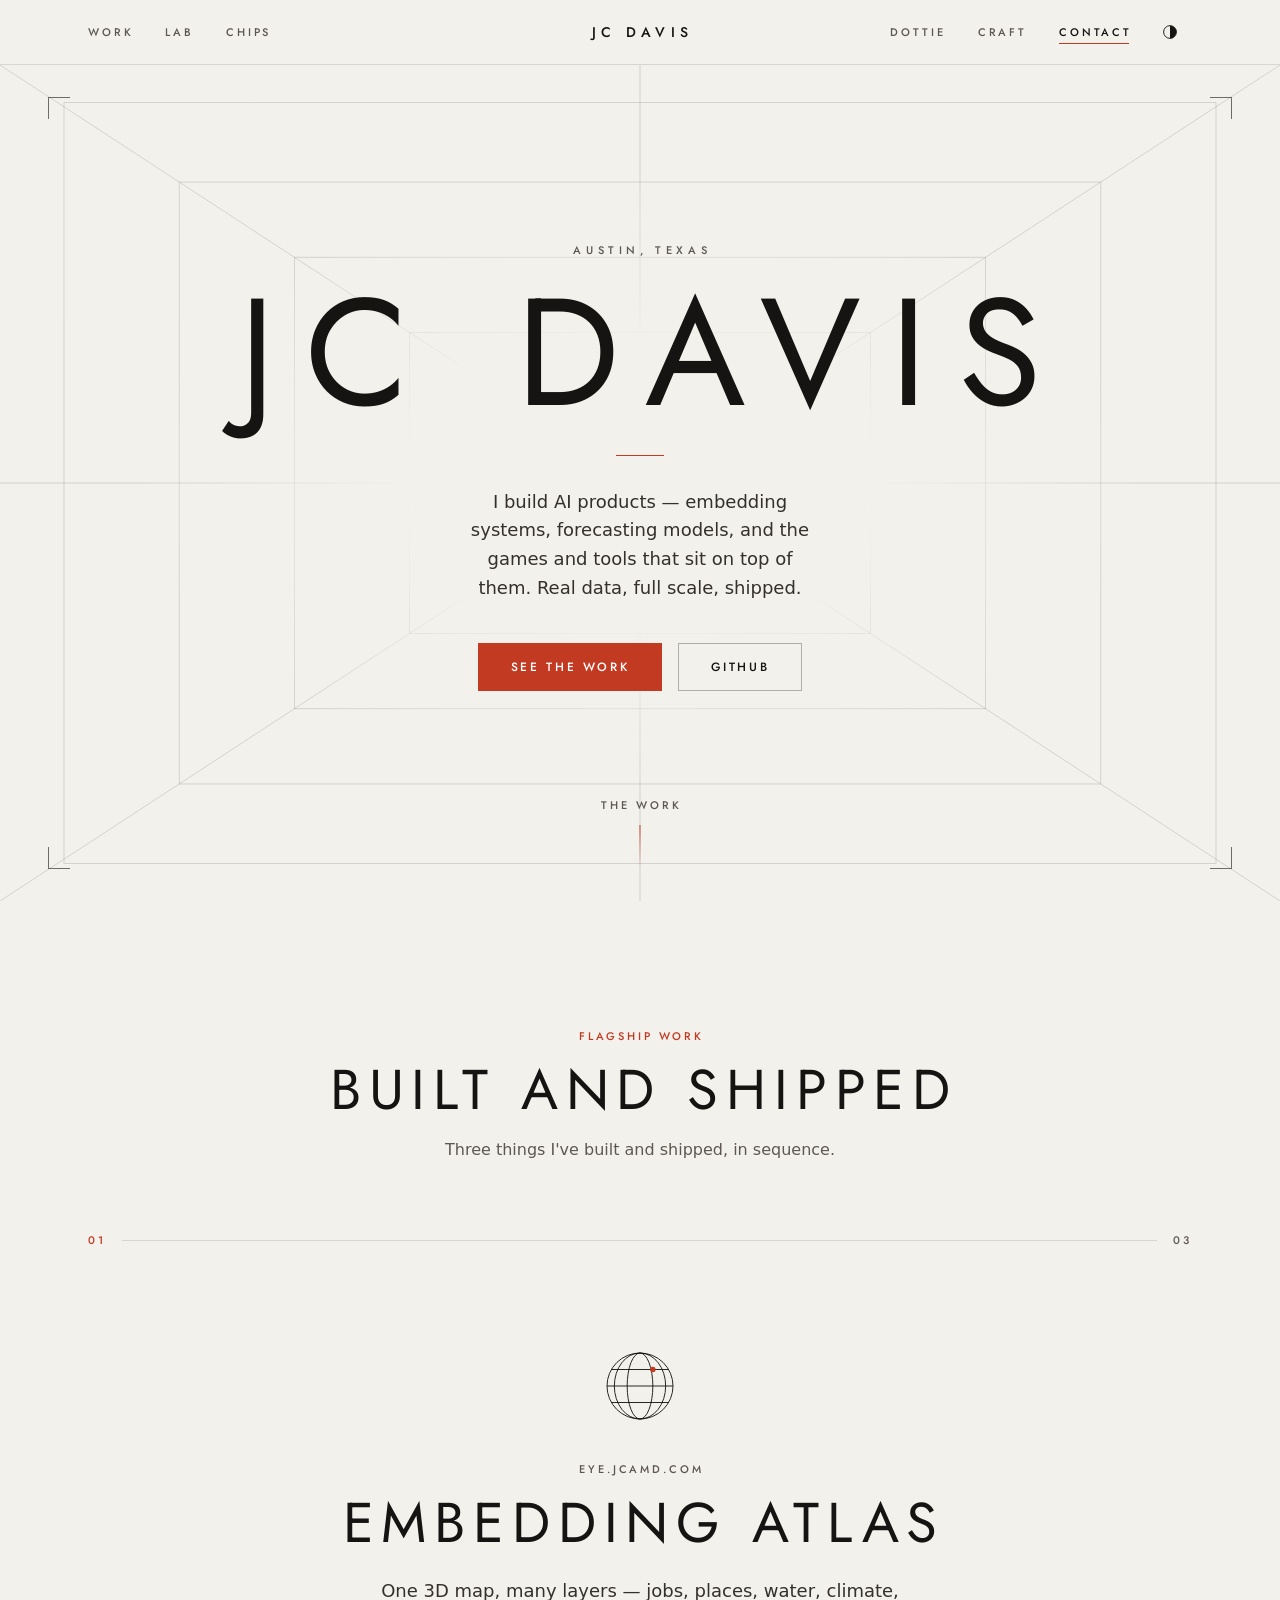
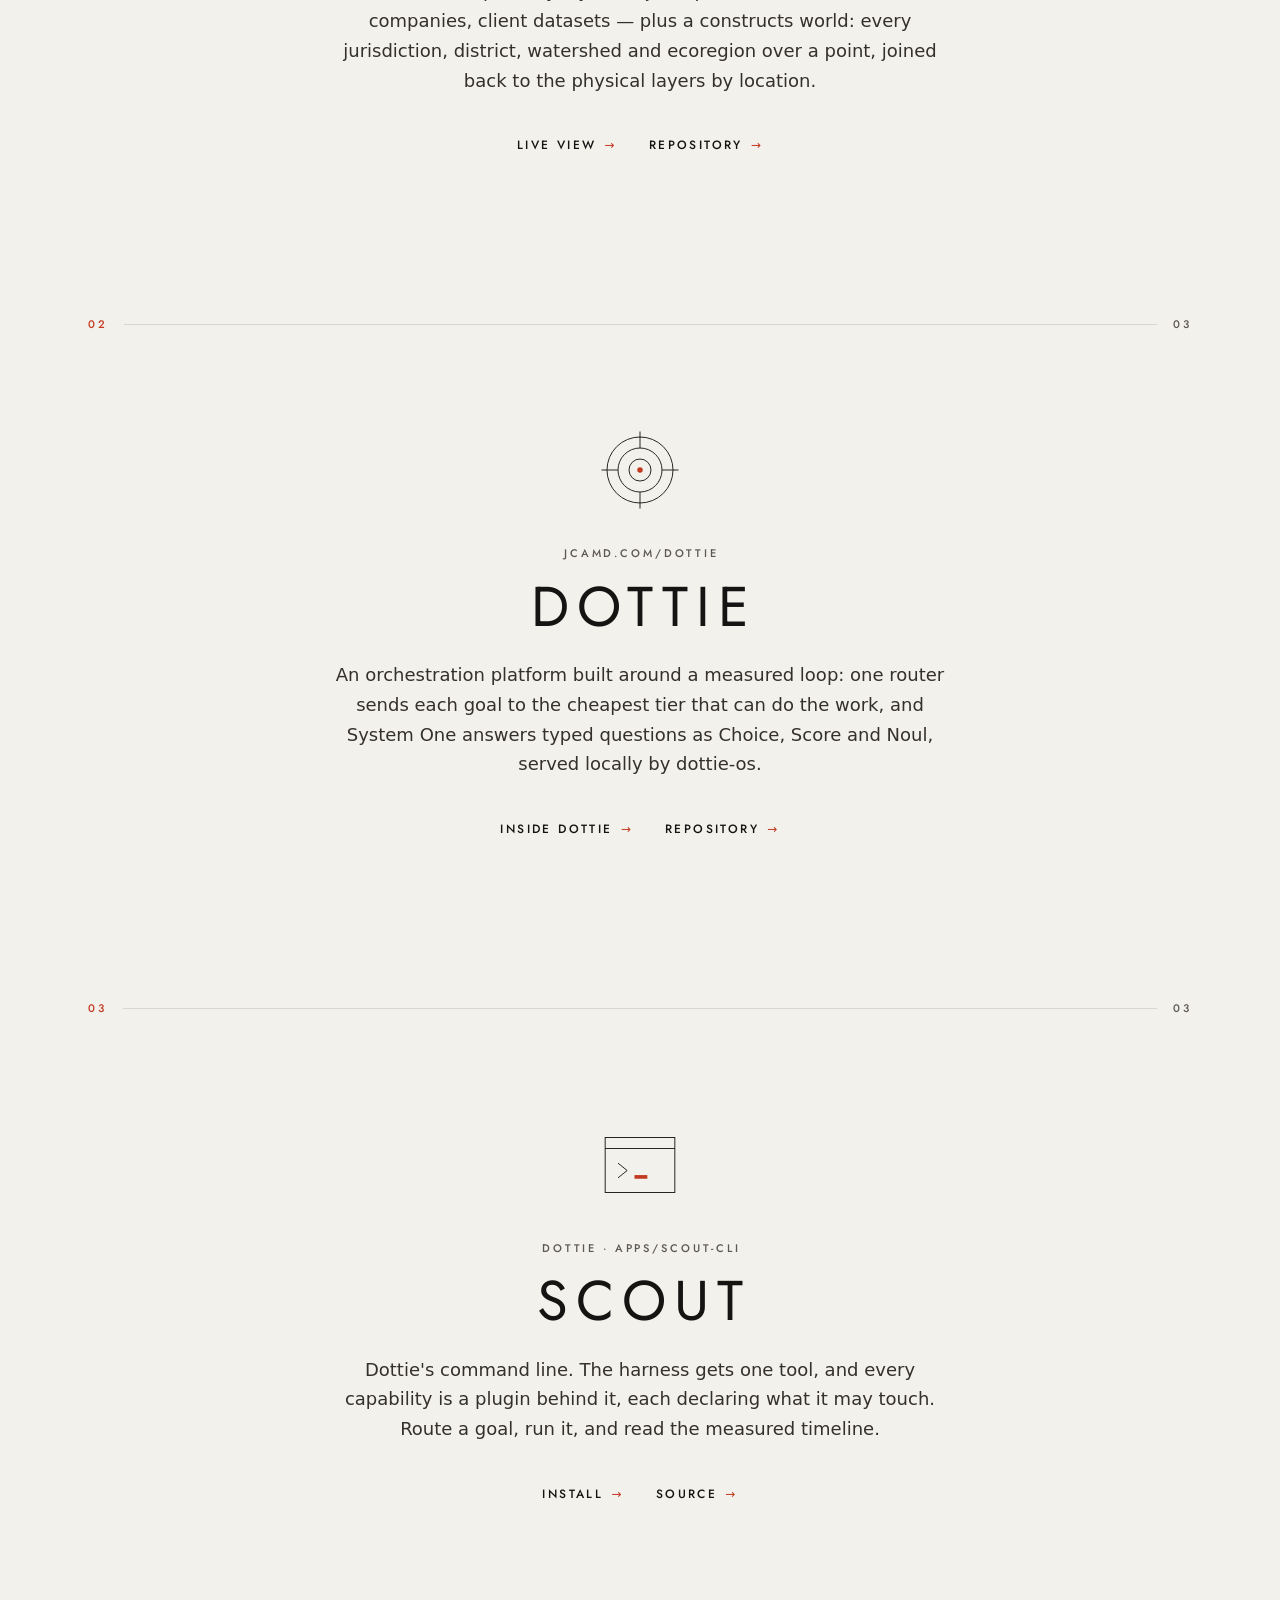
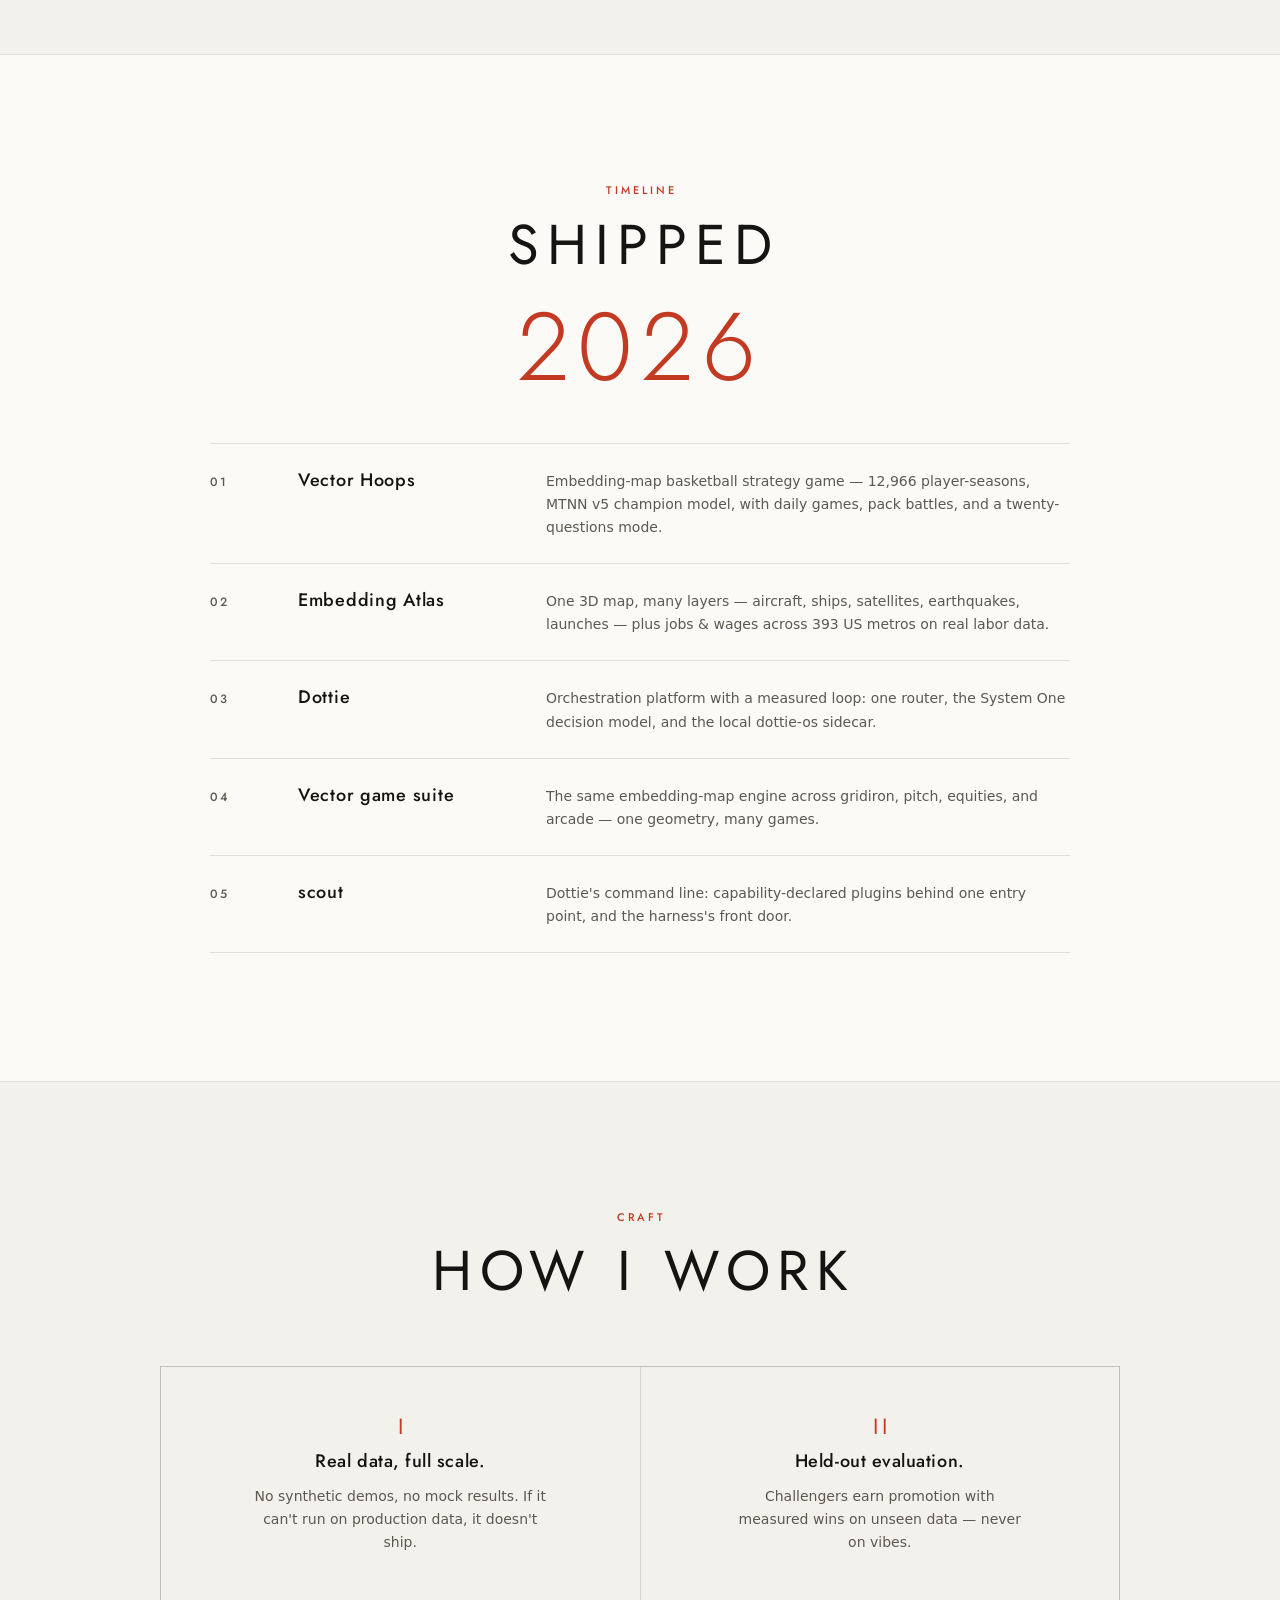
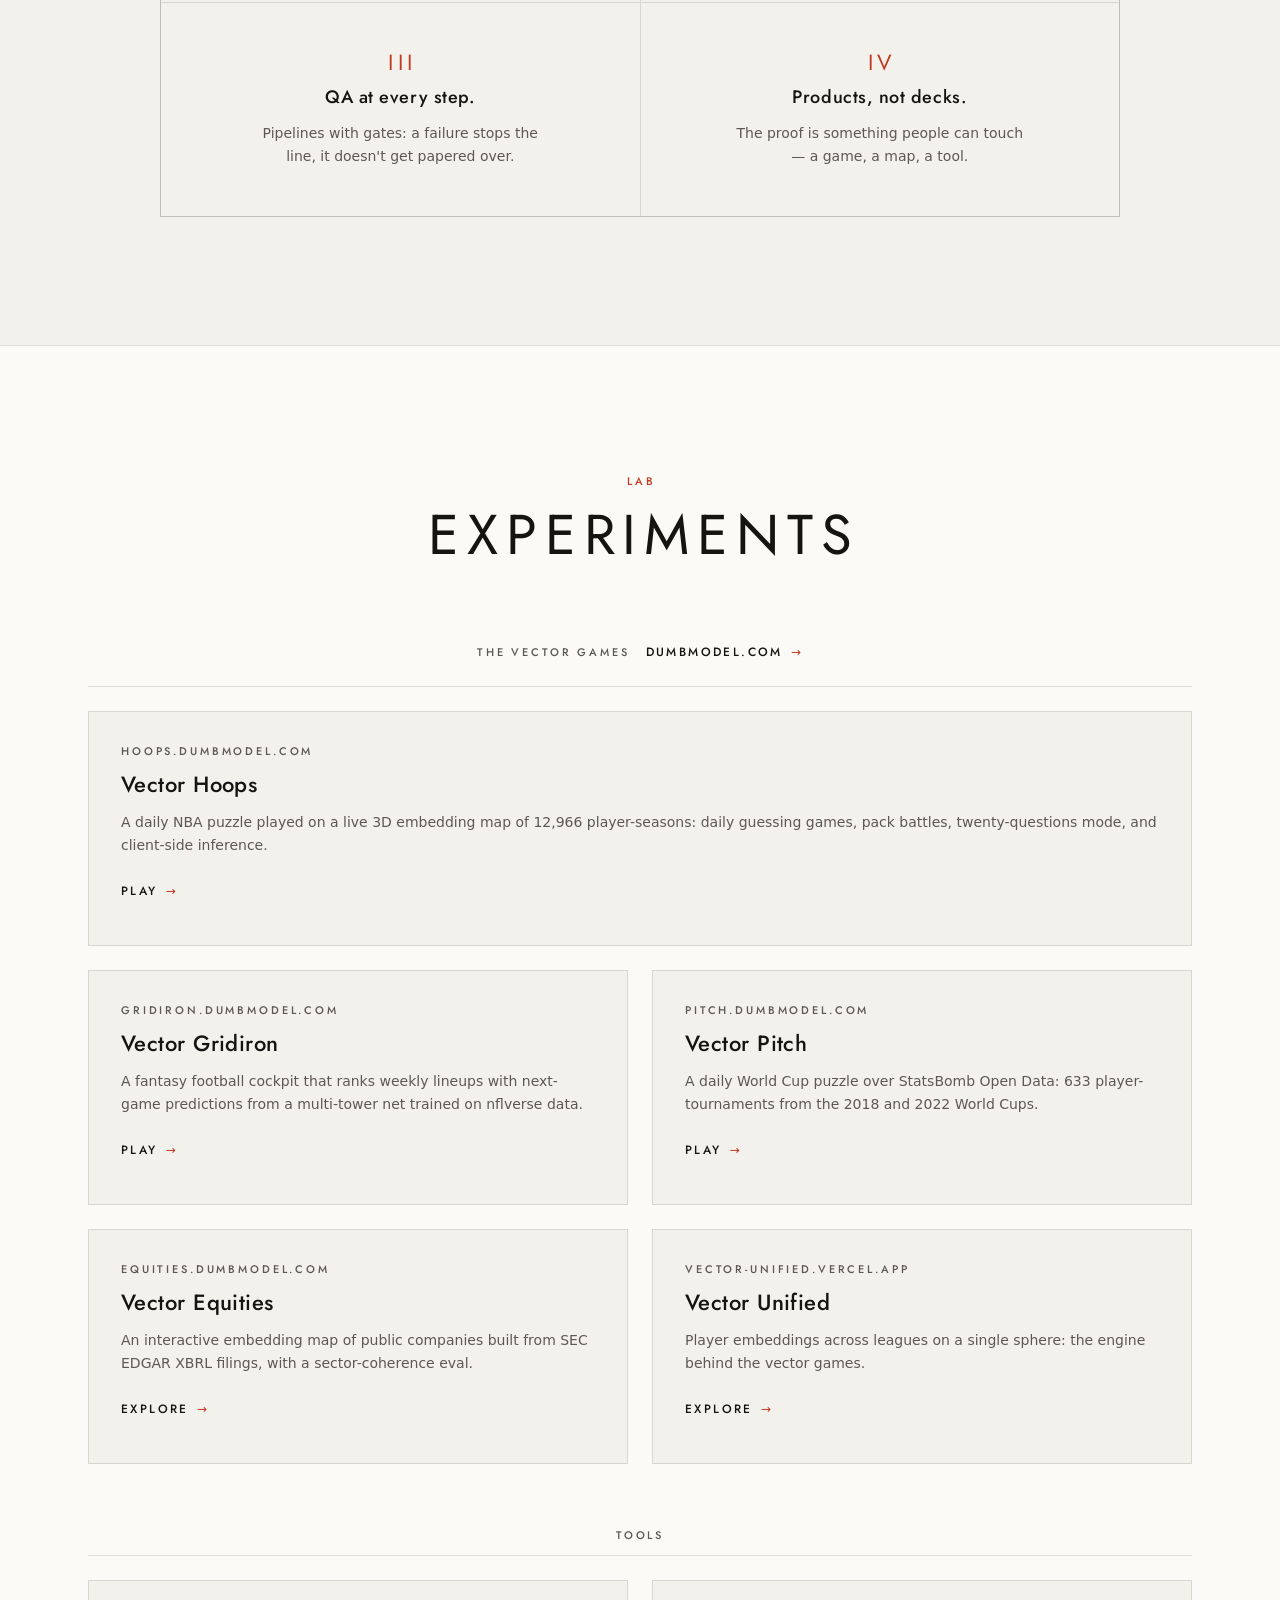
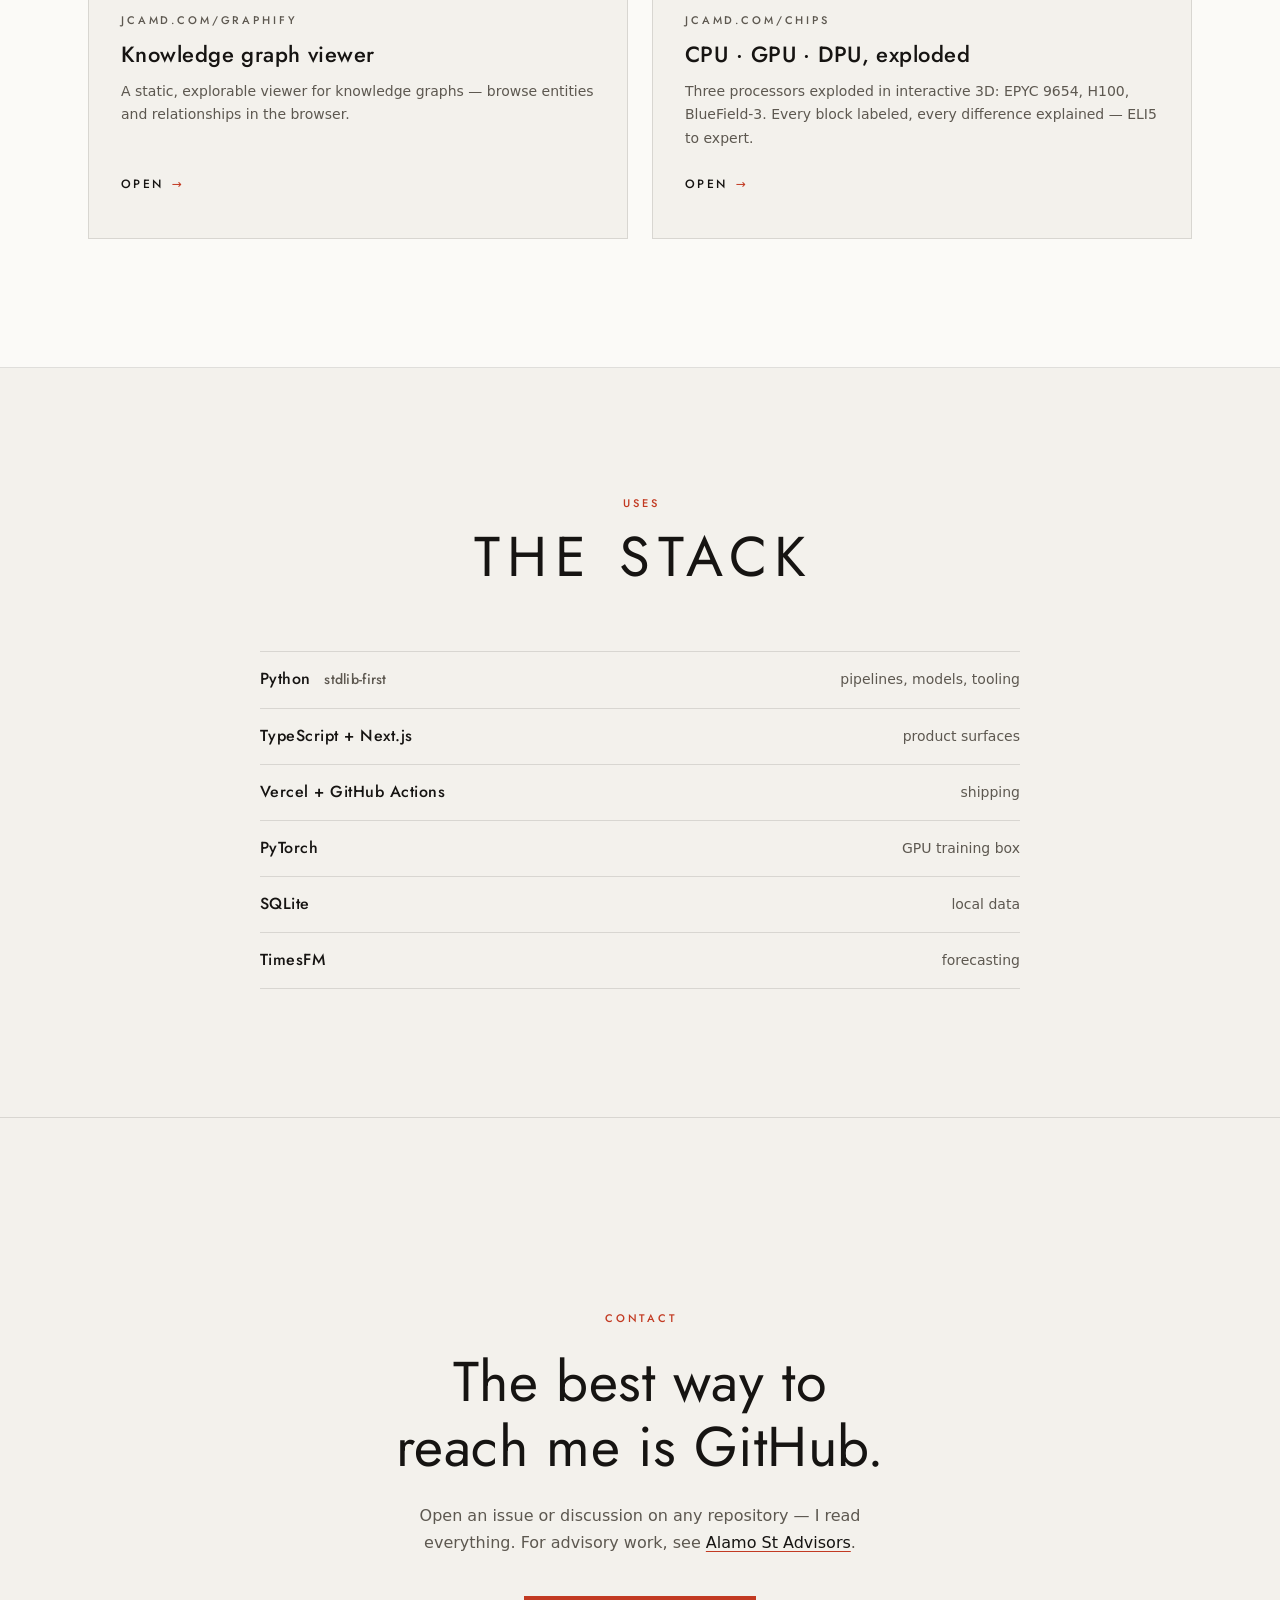
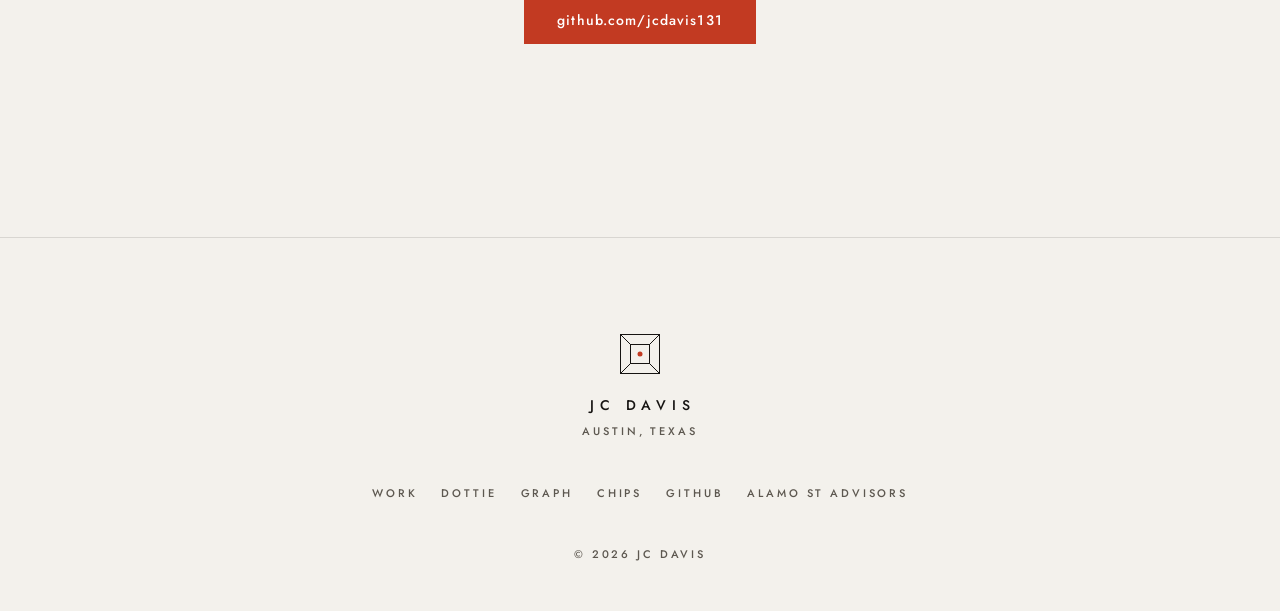
<file: index.html>
<!doctype html>
<html lang="en">
<head>
<meta charset="utf-8">
<meta name="viewport" content="width=device-width, initial-scale=1, viewport-fit=cover">
<title>JC Davis — Builds AI products</title>
<meta name="description" content="JC Davis is an independent builder in Austin, Texas. Embedding Atlas, Dottie (scout, the router and System One), and the vector game suite — AI products on real data.">
<link rel="canonical" href="https://jcamd.com/">
<script>(function(r){r.classList.add('js');try{var t=localStorage.getItem('jcamd-theme');if(t==='light'||t==='dark')r.setAttribute('data-theme',t);if(!matchMedia('(prefers-reduced-motion: reduce)').matches&&!sessionStorage.getItem('jcamd-intro')){r.classList.add('intro');sessionStorage.setItem('jcamd-intro','1')}}catch(e){}})(document.documentElement)</script>
<link rel="preload" href="/assets/fonts/jost-latin.woff2" as="font" type="font/woff2" crossorigin>
<link rel="icon" href="/favicon.ico" sizes="32x32">
<link rel="icon" type="image/svg+xml" href="/assets/favicon.svg">
<link rel="apple-touch-icon" href="/assets/icons/apple-touch-icon.png">
<link rel="manifest" href="/site.webmanifest">
<meta name="theme-color" content="#f3f1ec">
<meta name="theme-color" media="(prefers-color-scheme: dark)" content="#0c0b0a">
<meta property="og:type" content="website">
<meta property="og:site_name" content="JC Davis">
<meta property="og:title" content="JC Davis — Builds AI products">
<meta property="og:description" content="JC Davis is an independent builder in Austin, Texas. Embedding Atlas, Dottie (scout, the router and System One), and the vector game suite — AI products on real data.">
<meta property="og:url" content="https://jcamd.com/">
<meta property="og:image" content="https://jcamd.com/assets/og/og-home.png">
<meta property="og:image:width" content="1200">
<meta property="og:image:height" content="630">
<meta property="og:image:alt" content="JC Davis — Builds AI products. Austin, Texas.">
<meta name="twitter:card" content="summary_large_image">
<meta name="twitter:title" content="JC Davis — Builds AI products">
<meta name="twitter:description" content="JC Davis is an independent builder in Austin, Texas. Embedding Atlas, Dottie (scout, the router and System One), and the vector game suite — AI products on real data.">
<meta name="twitter:image" content="https://jcamd.com/assets/og/og-home.png">
<script type="application/ld+json">
{
  "@context": "https://schema.org",
  "@type": "Person",
  "name": "JC Davis",
  "url": "https://jcamd.com/",
  "jobTitle": "Independent AI builder",
  "address": { "@type": "PostalAddress", "addressLocality": "Austin", "addressRegion": "TX", "addressCountry": "US" },
  "sameAs": ["https://github.com/jcdavis131"]
}
</script>
<link rel="stylesheet" href="/assets/frame.css">
<link rel="stylesheet" href="/assets/portfolio.css">
</head>
<body>
<a class="skip-link" href="#main">Skip to content</a>

<header class="chrome">
  <div class="chrome__in">
    <button class="menu-toggle" type="button" aria-expanded="false" aria-controls="primary-nav" aria-label="Menu">
      <svg viewBox="0 0 24 24" aria-hidden="true"><line class="l1" x1="4" y1="8" x2="20" y2="8"/><line class="l2" x1="4" y1="16" x2="20" y2="16"/></svg>
    </button>
    <a class="chrome__brand" href="#top" aria-label="JC Davis, top of page">JC Davis</a>
    <nav class="chrome__nav" id="primary-nav" aria-label="Primary">
      <ul class="chrome__list chrome__list--l">
        <li><a href="#work">Work</a></li>
        <li><a href="#lab">Lab</a></li>
        <li><a href="/chips/">Chips</a></li>
      </ul>
      <ul class="chrome__list chrome__list--r">
        <li><a href="/dottie/">Dottie</a></li>
        <li><a href="#craft">Craft</a></li>
        <li><a href="#contact">Contact</a></li>
      </ul>
    </nav>
    <button class="theme-toggle" type="button" aria-label="Switch theme">
      <svg viewBox="0 0 24 24" aria-hidden="true"><circle cx="12" cy="12" r="8.5" fill="none" stroke="currentColor" stroke-width="1.25"/><path class="half" d="M12 3.5a8.5 8.5 0 0 1 0 17z"/></svg>
    </button>
  </div>
</header>

<main id="main">

  <!-- Opening card -->
  <section class="opening" id="top" aria-labelledby="name">
    <svg class="opening__field" viewBox="0 0 1600 1000" preserveAspectRatio="none" aria-hidden="true" focusable="false">
      <g fill="none" stroke="currentColor" stroke-width="1" vector-effect="non-scaling-stroke">
        <path d="M0 0 800 500M1600 0 800 500M0 1000 800 500M1600 1000 800 500M800 0v1000M0 500h1600"/>
        <rect x="80" y="45" width="1440" height="910"/>
        <rect x="224" y="140" width="1152" height="720"/>
        <rect x="368" y="230" width="864" height="540"/>
        <rect x="512" y="320" width="576" height="360"/>
        <rect x="620" y="387.5" width="360" height="225"/>
      </g>
    </svg>
    <span class="crop crop--tl" aria-hidden="true"></span><span class="crop crop--tr" aria-hidden="true"></span>
    <span class="crop crop--bl" aria-hidden="true"></span><span class="crop crop--br" aria-hidden="true"></span>

    <div class="opening__card">
      <p class="label opening__place">Austin, Texas</p>
      <h1 class="opening__name" id="name"><span>JC</span> <span>Davis</span></h1>
      <hr class="rule opening__rule">
      <p class="opening__lede">I build AI products — embedding systems, forecasting models, and the games and tools that sit on top of them. Real data, full scale, shipped.</p>
      <div class="opening__cta">
        <a class="btn btn--accent" href="#work">See the work</a>
        <a class="btn" href="https://github.com/jcdavis131" rel="noopener">GitHub</a>
      </div>
    </div>

    <a class="opening__cue" href="#work"><span class="label">The work</span><span class="opening__cue-line" aria-hidden="true"></span></a>
  </section>

  <!-- The work: a sequence of frames -->
  <section id="work" class="work" aria-labelledby="work-title">
    <header class="section-head" data-reveal>
      <p class="label label--accent">Flagship work</p>
      <h2 class="title" id="work-title">Built and shipped</h2>
      <p class="section-head__sub">Three things I've built and shipped, in sequence.</p>
    </header>

    <ol class="frames">
      <li class="frame" id="atlas">
        <div class="frame__bar" aria-hidden="true"><span>01</span><span class="frame__bar-rule"></span><span>03</span></div>
        <div class="frame__body" data-reveal>
          <svg class="plate" viewBox="0 0 96 96" aria-hidden="true" focusable="false"><g fill="none" stroke="currentColor" stroke-width="1"><circle cx="48" cy="48" r="36"/><ellipse cx="48" cy="48" rx="14" ry="36"/><ellipse cx="48" cy="48" rx="28" ry="36"/><path d="M12 48h72M17 30h62M17 66h62"/></g><circle class="plate__dot" cx="62" cy="30" r="3"/></svg>
          <p class="label frame__host">eye.jcamd.com</p>
          <h3 class="frame__title">Embedding Atlas</h3>
          <p class="frame__text">One 3D map, many layers — jobs, places, water, climate, companies, client datasets — plus a constructs world: every jurisdiction, district, watershed and ecoregion over a point, joined back to the physical layers by location.</p>
          <p class="frame__links">
            <a class="tlink" href="https://eye.jcamd.com" rel="noopener">Live view <span aria-hidden="true">→</span></a>
            <a class="tlink" href="https://github.com/jcdavis131/gods-eye-view" rel="noopener">Repository <span aria-hidden="true">→</span></a>
          </p>
        </div>
      </li>

      <li class="frame" id="dottie">
        <div class="frame__bar" aria-hidden="true"><span>02</span><span class="frame__bar-rule"></span><span>03</span></div>
        <div class="frame__body" data-reveal>
          <svg class="plate" viewBox="0 0 96 96" aria-hidden="true" focusable="false"><g fill="none" stroke="currentColor" stroke-width="1"><circle cx="48" cy="48" r="36"/><circle cx="48" cy="48" r="24"/><circle cx="48" cy="48" r="12"/><path d="M48 6v18M48 72v18M6 48h18M72 48h18"/></g><circle class="plate__dot" cx="48" cy="48" r="3"/></svg>
          <p class="label frame__host">jcamd.com/dottie</p>
          <h3 class="frame__title">Dottie</h3>
          <p class="frame__text">An orchestration platform built around a measured loop: one router sends each goal to the cheapest tier that can do the work, and System One answers typed questions as Choice, Score and Noul, served locally by dottie-os.</p>
          <p class="frame__links">
            <a class="tlink" href="/dottie/">Inside Dottie <span aria-hidden="true">→</span></a>
            <a class="tlink" href="https://github.com/jcdavis131/dottie" rel="noopener">Repository <span aria-hidden="true">→</span></a>
          </p>
        </div>
      </li>

      <li class="frame" id="scout">
        <div class="frame__bar" aria-hidden="true"><span>03</span><span class="frame__bar-rule"></span><span>03</span></div>
        <div class="frame__body" data-reveal>
          <svg class="plate" viewBox="0 0 96 96" aria-hidden="true" focusable="false"><g fill="none" stroke="currentColor" stroke-width="1"><rect x="10" y="18" width="76" height="60"/><path d="M10 30h76M24 46l10 8-10 8"/></g><rect class="plate__dot" x="42" y="59" width="14" height="4"/></svg>
          <p class="label frame__host">Dottie · apps/scout-cli</p>
          <h3 class="frame__title">scout</h3>
          <p class="frame__text">Dottie's command line. The harness gets one tool, and every capability is a plugin behind it, each declaring what it may touch. Route a goal, run it, and read the measured timeline.</p>
          <p class="frame__links">
            <a class="tlink" href="/dottie/#scout">Install <span aria-hidden="true">→</span></a>
            <a class="tlink" href="https://github.com/jcdavis131/dottie/tree/main/apps/scout-cli" rel="noopener">Source <span aria-hidden="true">→</span></a>
          </p>
        </div>
      </li>

    </ol>
  </section>

  <!-- Ledger -->
  <section id="timeline" class="band" aria-labelledby="timeline-title">
    <div class="wrap ledger">
      <header class="ledger__head" data-reveal>
        <p class="label label--accent">Timeline</p>
        <h2 class="title" id="timeline-title">Shipped</h2>
        <p class="ledger__year" aria-label="Year 2026">2026</p>
      </header>
      <ol class="ledger__list">
        <li data-reveal><span class="ledger__n">01</span><h3>Vector Hoops</h3><p>Embedding-map basketball strategy game — 12,966 player-seasons, MTNN v5 champion model, with daily games, pack battles, and a twenty-questions mode.</p></li>
        <li data-reveal><span class="ledger__n">02</span><h3>Embedding Atlas</h3><p>One 3D map, many layers — aircraft, ships, satellites, earthquakes, launches — plus jobs &amp; wages across 393 US metros on real labor data.</p></li>
        <li data-reveal><span class="ledger__n">03</span><h3>Dottie</h3><p>Orchestration platform with a measured loop: one router, the System One decision model, and the local dottie-os sidecar.</p></li>
        <li data-reveal><span class="ledger__n">04</span><h3>Vector game suite</h3><p>The same embedding-map engine across gridiron, pitch, equities, and arcade — one geometry, many games.</p></li>
        <li data-reveal><span class="ledger__n">05</span><h3>scout</h3><p>Dottie's command line: capability-declared plugins behind one entry point, and the harness's front door.</p></li>
      </ol>
    </div>
  </section>

  <!-- Craft -->
  <section id="craft" class="section" aria-labelledby="craft-title">
    <div class="wrap">
      <header class="section-head" data-reveal>
        <p class="label label--accent">Craft</p>
        <h2 class="title" id="craft-title">How I work</h2>
      </header>
      <ol class="principles">
        <li data-reveal><span class="principles__n">I</span><h3>Real data, full scale.</h3><p>No synthetic demos, no mock results. If it can't run on production data, it doesn't ship.</p></li>
        <li data-reveal style="--d:120ms"><span class="principles__n">II</span><h3>Held-out evaluation.</h3><p>Challengers earn promotion with measured wins on unseen data — never on vibes.</p></li>
        <li data-reveal><span class="principles__n">III</span><h3>QA at every step.</h3><p>Pipelines with gates: a failure stops the line, it doesn't get papered over.</p></li>
        <li data-reveal style="--d:120ms"><span class="principles__n">IV</span><h3>Products, not decks.</h3><p>The proof is something people can touch — a game, a map, a tool.</p></li>
      </ol>
    </div>
  </section>

  <!-- Lab -->
  <section id="lab" class="section band" aria-labelledby="lab-title">
    <div class="wrap">
      <header class="section-head" data-reveal>
        <p class="label label--accent">Lab</p>
        <h2 class="title" id="lab-title">Experiments</h2>
      </header>
      <div class="lab__group" data-reveal>
        <p class="label">The vector games</p>
        <a class="tlink" href="https://dumbmodel.com" rel="noopener">dumbmodel.com <span aria-hidden="true">→</span></a>
      </div>
      <ul class="lab lab--games">
        <li class="lab__item lab__item--feature" data-reveal>
          <p class="label">hoops.dumbmodel.com</p>
          <h3>Vector Hoops</h3>
          <p>A daily NBA puzzle played on a live 3D embedding map of 12,966 player-seasons: daily guessing games, pack battles, twenty-questions mode, and client-side inference.</p>
          <a class="tlink lab__open" href="https://hoops.dumbmodel.com" rel="noopener">Play <span aria-hidden="true">→</span><span class="visually-hidden"> Vector Hoops</span></a>
        </li>
        <li class="lab__item" data-reveal style="--d:80ms">
          <p class="label">gridiron.dumbmodel.com</p>
          <h3>Vector Gridiron</h3>
          <p>A fantasy football cockpit that ranks weekly lineups with next-game predictions from a multi-tower net trained on nflverse data.</p>
          <a class="tlink lab__open" href="https://gridiron.dumbmodel.com" rel="noopener">Play <span aria-hidden="true">→</span><span class="visually-hidden"> Vector Gridiron</span></a>
        </li>
        <li class="lab__item" data-reveal style="--d:160ms">
          <p class="label">pitch.dumbmodel.com</p>
          <h3>Vector Pitch</h3>
          <p>A daily World Cup puzzle over StatsBomb Open Data: 633 player-tournaments from the 2018 and 2022 World Cups.</p>
          <a class="tlink lab__open" href="https://pitch.dumbmodel.com" rel="noopener">Play <span aria-hidden="true">→</span><span class="visually-hidden"> Vector Pitch</span></a>
        </li>
        <li class="lab__item" data-reveal style="--d:240ms">
          <p class="label">equities.dumbmodel.com</p>
          <h3>Vector Equities</h3>
          <p>An interactive embedding map of public companies built from SEC EDGAR XBRL filings, with a sector-coherence eval.</p>
          <a class="tlink lab__open" href="https://equities.dumbmodel.com" rel="noopener">Explore <span aria-hidden="true">→</span><span class="visually-hidden"> Vector Equities</span></a>
        </li>
        <li class="lab__item" data-reveal style="--d:320ms">
          <p class="label">vector-unified.vercel.app</p>
          <h3>Vector Unified</h3>
          <p>Player embeddings across leagues on a single sphere: the engine behind the vector games.</p>
          <a class="tlink lab__open" href="https://vector-unified.vercel.app" rel="noopener">Explore <span aria-hidden="true">→</span><span class="visually-hidden"> Vector Unified</span></a>
        </li>
      </ul>
      <div class="lab__group" data-reveal>
        <p class="label">Tools</p>
      </div>
      <ul class="lab">
        <li class="lab__item" data-reveal>
          <p class="label">jcamd.com/graphify</p>
          <h3>Knowledge graph viewer</h3>
          <p>A static, explorable viewer for knowledge graphs — browse entities and relationships in the browser.</p>
          <a class="tlink lab__open" href="/graphify/">Open <span aria-hidden="true">→</span><span class="visually-hidden"> knowledge graph viewer</span></a>
        </li>
        <li class="lab__item" data-reveal style="--d:120ms">
          <p class="label">jcamd.com/chips</p>
          <h3>CPU · GPU · DPU, exploded</h3>
          <p>Three processors exploded in interactive 3D: EPYC 9654, H100, BlueField-3. Every block labeled, every difference explained — ELI5 to expert.</p>
          <a class="tlink lab__open" href="/chips/">Open <span aria-hidden="true">→</span><span class="visually-hidden"> CPU, GPU and DPU exploded view</span></a>
        </li>
      </ul>
    </div>
  </section>

  <!-- Uses -->
  <section id="uses" class="section" aria-labelledby="uses-title">
    <div class="wrap">
      <header class="section-head" data-reveal>
        <p class="label label--accent">Uses</p>
        <h2 class="title" id="uses-title">The stack</h2>
      </header>
      <dl class="stack" data-reveal>
        <div><dt>Python <span>stdlib-first</span></dt><dd>pipelines, models, tooling</dd></div>
        <div><dt>TypeScript + Next.js</dt><dd>product surfaces</dd></div>
        <div><dt>Vercel + GitHub Actions</dt><dd>shipping</dd></div>
        <div><dt>PyTorch</dt><dd>GPU training box</dd></div>
        <div><dt>SQLite</dt><dd>local data</dd></div>
        <div><dt>TimesFM</dt><dd>forecasting</dd></div>
      </dl>
    </div>
  </section>

  <!-- End card -->
  <section id="contact" class="endcard" aria-labelledby="contact-title">
    <div class="endcard__in" data-reveal>
      <p class="label label--accent">Contact</p>
      <h2 class="endcard__title" id="contact-title">The best way to reach me is GitHub.</h2>
      <p class="endcard__text prose">Open an issue or discussion on any repository — I read everything. For advisory work, see <a href="https://alamost.com">Alamo St Advisors</a>.</p>
      <a class="btn btn--accent" href="https://github.com/jcdavis131" rel="noopener">github.com/jcdavis131</a>
    </div>
  </section>
</main>

<footer class="colophon">
  <svg class="colophon__mark" viewBox="0 0 40 40" aria-hidden="true" focusable="false"><g fill="none" stroke="currentColor" stroke-width="1"><rect x="0.5" y="0.5" width="39" height="39"/><rect x="10.5" y="10.5" width="19" height="19"/><path d="M.5.5l10 10M39.5.5l-10 10M.5 39.5l10-10M39.5 39.5l-10-10"/></g><circle cx="20" cy="20" r="2.5" fill="var(--accent)"/></svg>
  <p class="colophon__name">JC Davis</p>
  <p class="label">Austin, Texas</p>
  <ul class="colophon__links">
    <li><a href="#work">Work</a></li>
    <li><a href="/dottie/">Dottie</a></li>
    <li><a href="/graphify/">Graph</a></li>
    <li><a href="/chips/">Chips</a></li>
    <li><a href="https://github.com/jcdavis131" rel="noopener">GitHub</a></li>
    <li><a href="https://alamost.com">Alamo St Advisors</a></li>
  </ul>
  <p class="label colophon__legal">© 2026 JC Davis</p>
</footer>

<script src="/assets/frame.js" defer></script>
</body>
</html>
</file>
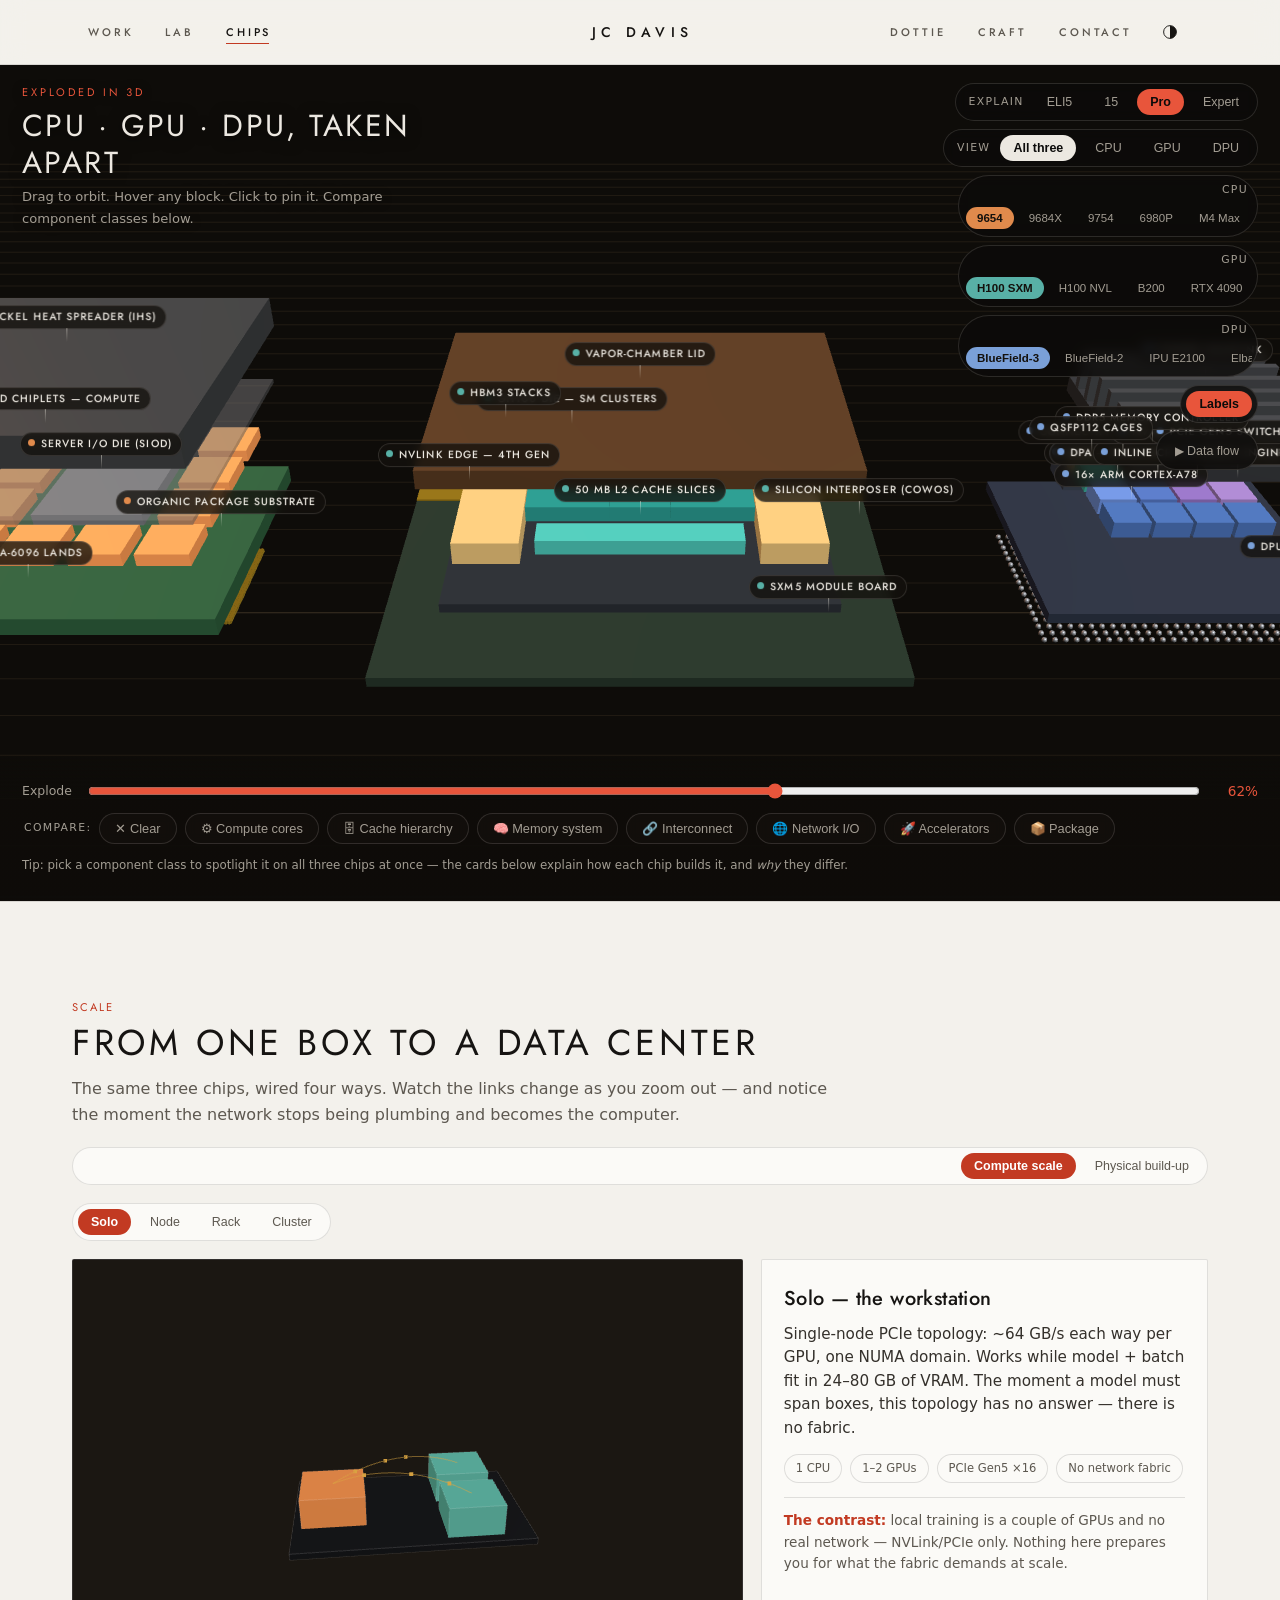
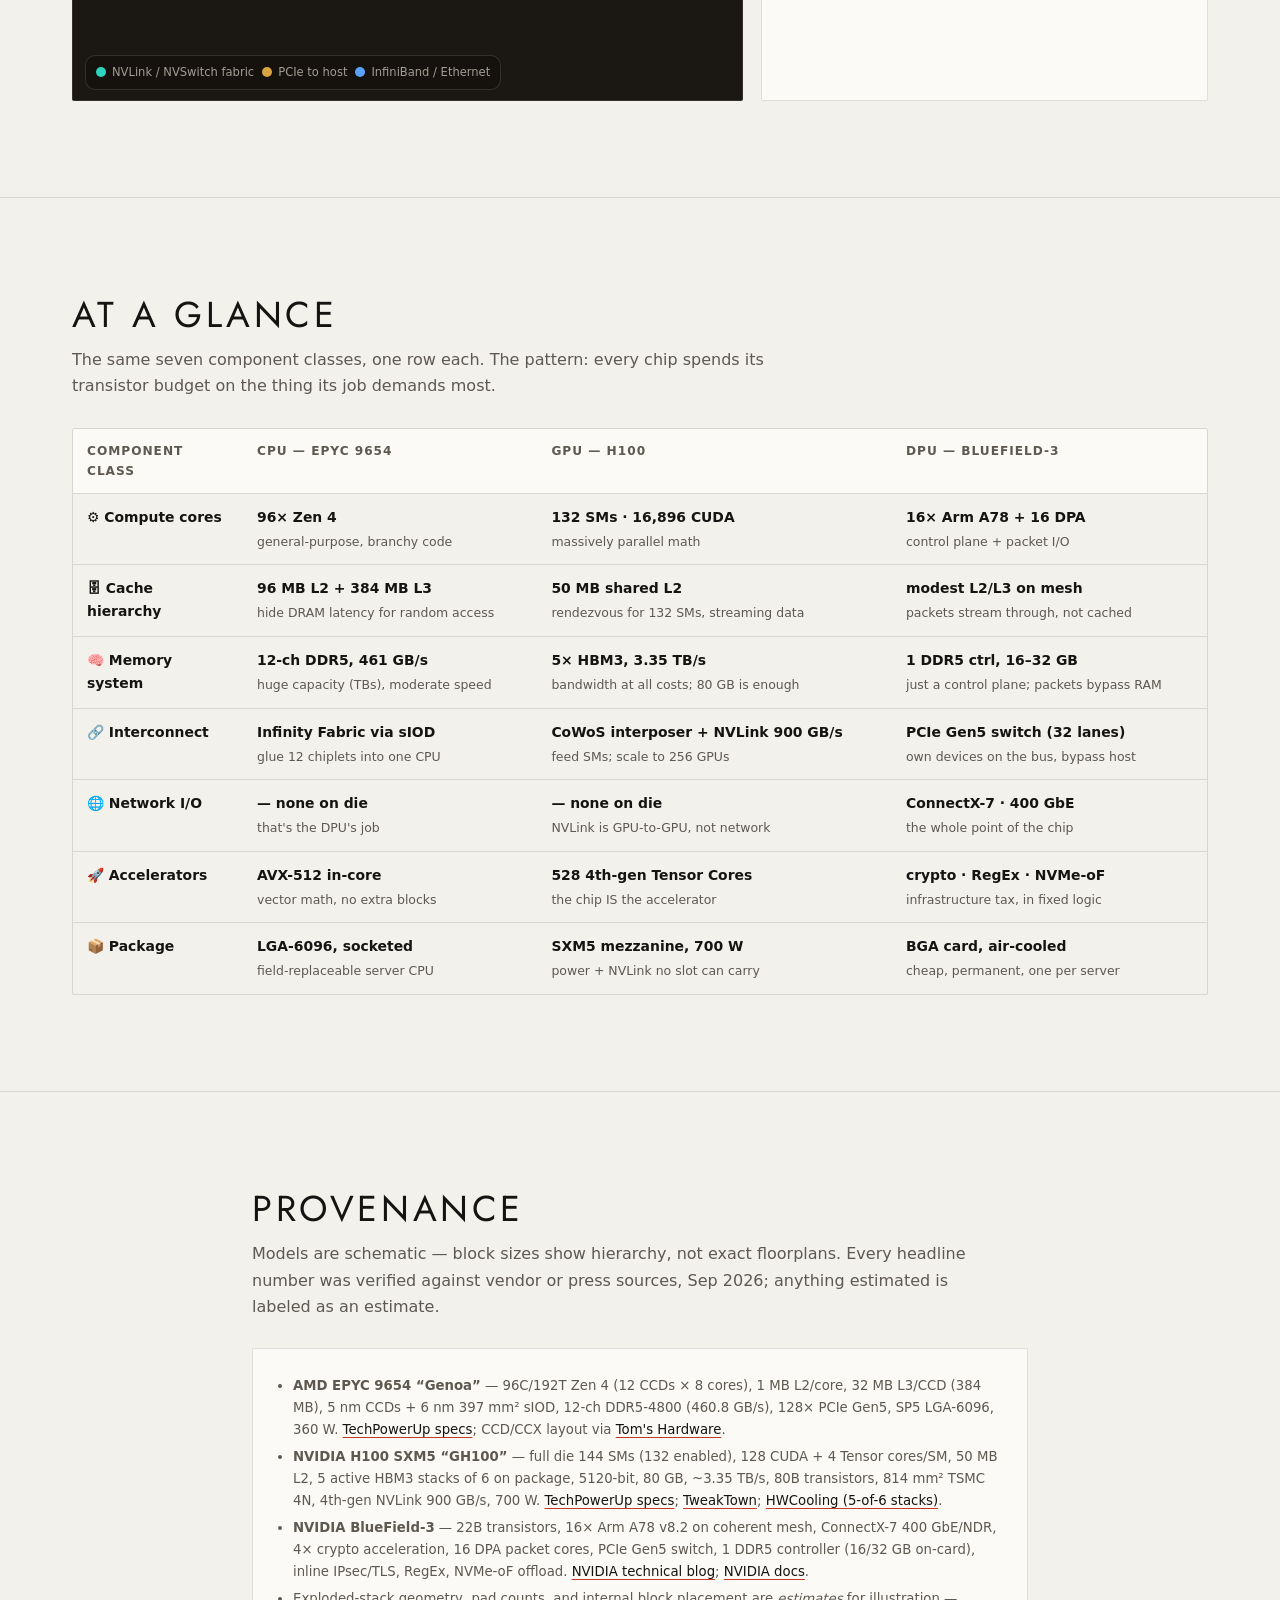
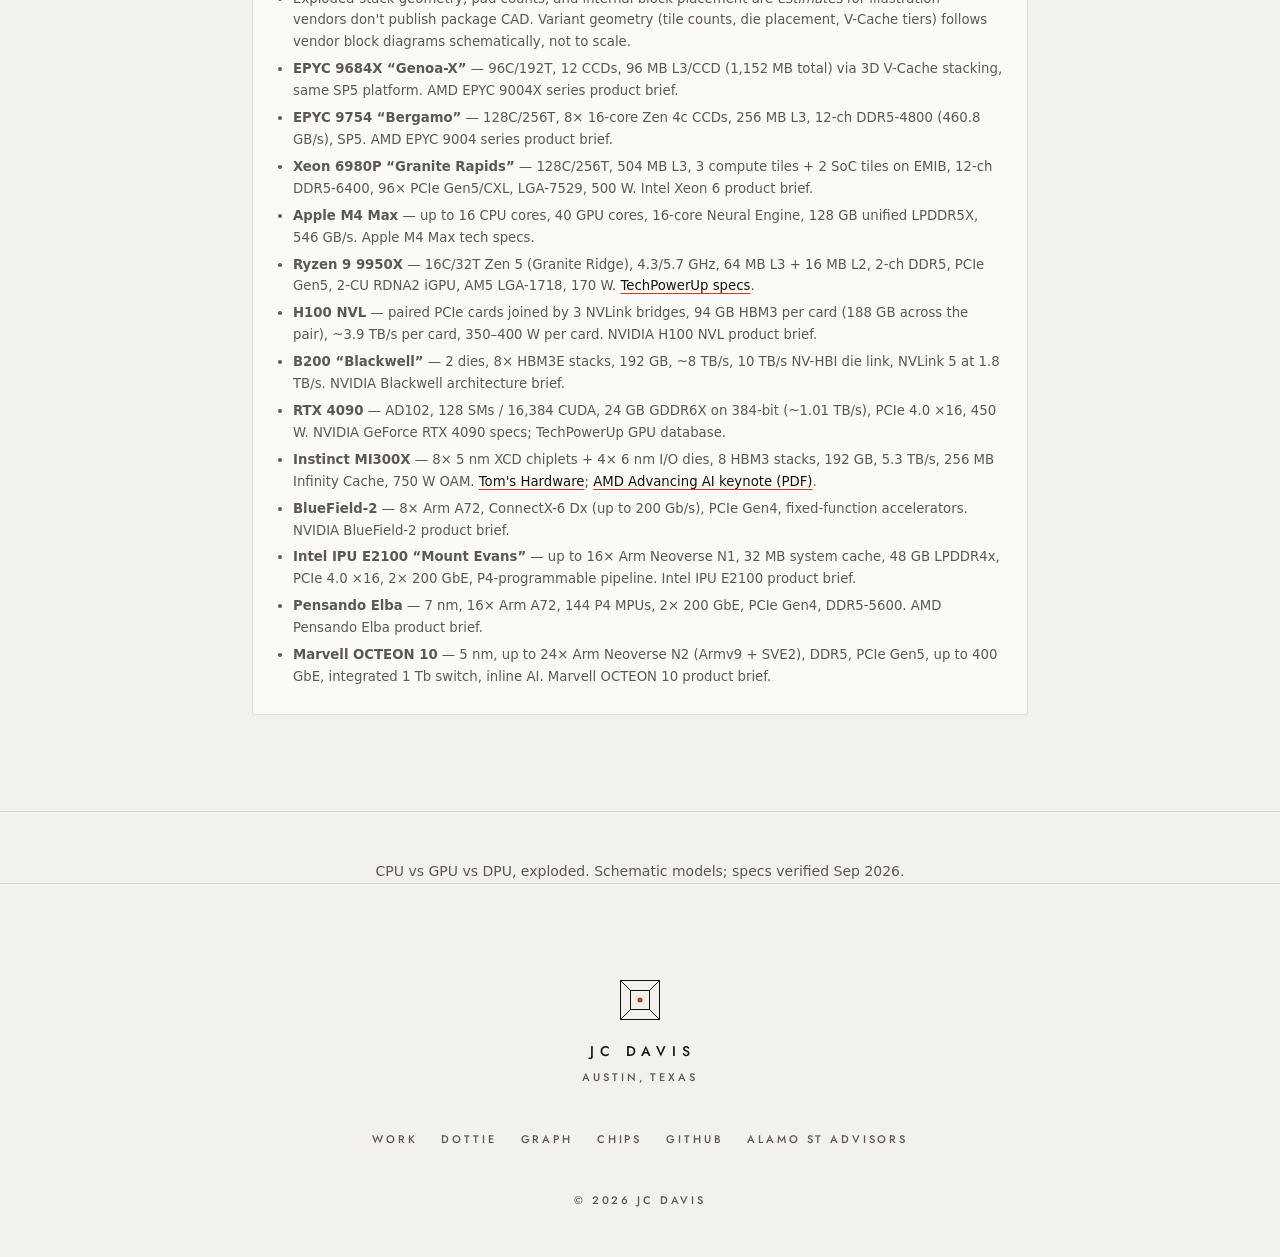
<file: chips/index.html>
<!doctype html>
<html lang="en">
<head>
<meta charset="utf-8">
<meta name="viewport" content="width=device-width, initial-scale=1">
<title>CPU vs GPU vs DPU — Exploded in 3D | JC Davis</title>
<meta name="description" content="Three processors exploded in interactive 3D: EPYC 9654, H100, BlueField-3. Every block labeled, every difference explained — ELI5 to expert.">
<link rel="canonical" href="https://jcamd.com/chips/">
<meta property="og:type" content="website">
<meta property="og:site_name" content="JC Davis">
<meta property="og:title" content="CPU vs GPU vs DPU — Exploded in 3D">
<meta property="og:description" content="Three chips, exploded layer by layer in 3D. Hover every block, compare every component class, understand why they differ.">
<meta property="og:url" content="https://jcamd.com/chips/">
<meta property="og:image" content="https://jcamd.com/assets/og/og-chips.png">
<meta property="og:image:width" content="1200">
<meta property="og:image:height" content="630">
<meta name="twitter:card" content="summary_large_image">
<meta name="twitter:image" content="https://jcamd.com/assets/og/og-chips.png">
<script>(function(r){r.classList.add('js');try{var t=localStorage.getItem('jcamd-theme');if(t==='light'||t==='dark')r.setAttribute('data-theme',t)}catch(e){}})(document.documentElement)</script>
<link rel="preload" href="/assets/fonts/jost-latin.woff2" as="font" type="font/woff2" crossorigin>
<link rel="icon" href="/favicon.ico" sizes="32x32">
<link rel="icon" type="image/svg+xml" href="/assets/favicon.svg">
<link rel="apple-touch-icon" href="/assets/icons/apple-touch-icon.png">
<link rel="manifest" href="/site.webmanifest">
<meta name="theme-color" content="#f3f1ec">
<meta name="theme-color" media="(prefers-color-scheme: dark)" content="#0c0b0a">
<link rel="stylesheet" href="/assets/frame.css">
<style>
:root{
  /* page tokens follow the shared light/dark theme (frame.css); the 3D
     stages are always dark screens, so they re-declare the dark set */
  --bg2:var(--surface); --card:var(--surface); --radius:2px;
  --cpu:#e08a4c; --gpu:#58b0a6; --dpu:#7aa0d8;
  --seg-bg:var(--surface);
}
:root:not([data-theme-resolved="dark"]){--cpu:#b8612a;--gpu:#2f8479;--dpu:#4a70ad}
.stage-hero,.scale-stage,#pin,#vchange{
  --bg:#0c0b0a; --bg2:#141210; --card:#191613; --ink:#ece8e1; --ink-2:#cfc9bf; --muted:#a39d93;
  --line:rgba(236,232,225,.14); --accent:#e8553b; --on-accent:#0c0b0a;
  --cpu:#e08a4c; --gpu:#58b0a6; --dpu:#7aa0d8; --seg-bg:rgba(12,11,10,.78);
  color:var(--ink);
}
.wrap{max-width:1180px;margin:0 auto;padding:0 22px}

/* ============ HERO STAGE: the visualization is the page ============ */
.stage-hero{position:relative;height:calc(100svh - var(--header-h));min-height:620px;background:#0e0c09;overflow:hidden}
#scene{position:absolute;inset:0;width:100%;height:100%;display:block;touch-action:none;cursor:grab}
#scene:active{cursor:grabbing}
#labels{position:absolute;inset:0;pointer-events:none;overflow:hidden;z-index:5}
.stage-label,#labels .label,#build-labels .label{position:absolute;transform:translate(-50%,-130%);white-space:nowrap;
  font-size:10.5px;letter-spacing:.1em;line-height:1.5;color:var(--ink);
  background:rgba(20,17,13,.78);border:1px solid var(--line);
  padding:3px 9px 3px 7px;border-radius:999px;backdrop-filter:blur(4px);
  transition:opacity .25s}
#labels .label .dot,#build-labels .label .dot{display:inline-block;width:7px;height:7px;border-radius:50%;margin-right:6px;vertical-align:1px}
#labels .label::after,#build-labels .label::after{content:"";position:absolute;left:50%;top:100%;width:1px;height:14px;
  background:linear-gradient(rgba(242,237,226,.5),transparent)}
#labels .label.dim,#build-labels .label.dim{opacity:0!important}
/* minimal overlay headline */
.ovl-title{position:absolute;top:18px;left:22px;z-index:10;pointer-events:none;max-width:min(420px,72vw)}
.ovl-title .kicker{color:var(--accent);text-transform:uppercase;letter-spacing:.26em;font-size:.6875rem;font-family:var(--font-display);margin:0 0 6px}
.ovl-title h1{font-family:var(--font-display);font-weight:400;letter-spacing:.08em;text-transform:uppercase;font-size:clamp(1.3rem,2.6vw,1.9rem);line-height:1.2;margin:0 0 6px;
  text-shadow:0 2px 14px rgba(0,0,0,.7)}
.ovl-title p{margin:0;font-size:.82rem;color:var(--muted);text-shadow:0 1px 10px rgba(0,0,0,.8)}
/* top-right control cluster */
.ovl-ctrl{position:absolute;top:18px;right:22px;z-index:10;display:flex;flex-direction:column;gap:8px;align-items:flex-end}
.seg{display:flex;gap:6px;background:var(--seg-bg);border:1px solid var(--line);
  border-radius:999px;padding:5px;backdrop-filter:blur(6px);flex-wrap:wrap;justify-content:flex-end}
.seg .cap{font-size:.68rem;text-transform:uppercase;letter-spacing:.12em;color:var(--muted);align-self:center;padding:0 4px 0 8px}
.pill{border:1px solid transparent;background:transparent;color:var(--muted);
  border-radius:999px;padding:5px 12px;font-size:.78rem;cursor:pointer;white-space:nowrap}
.pill:hover{color:var(--ink)}
.pill.on{background:var(--accent);color:var(--on-accent);font-weight:700}
.pill[data-focus="cpu"].on{background:var(--cpu)}
.pill[data-focus="gpu"].on{background:var(--gpu)}
.pill[data-focus="dpu"].on{background:var(--dpu)}
.pill[data-focus="all"].on{background:var(--ink)}
/* variant picker: one labeled group per chip */
.seg .vbtn[data-chip="cpu"].on{background:var(--cpu);color:#14110d;font-weight:700}
.seg .vbtn[data-chip="gpu"].on{background:var(--gpu);color:#14110d;font-weight:700}
.seg .vbtn[data-chip="dpu"].on{background:var(--dpu);color:#14110d;font-weight:700}
.seg.variants{max-width:min(300px,42vw)}
.seg.variants .vpills{display:flex;gap:4px;overflow-x:auto;scrollbar-width:none;padding:2px}
.seg.variants .vpills::-webkit-scrollbar{display:none}
.seg.variants .vbtn{flex:0 0 auto;padding:4px 10px;font-size:.72rem}
/* hover tooltip */
#tip{position:absolute;z-index:20;pointer-events:none;display:none;max-width:250px;
  background:rgba(20,17,13,.94);border:1px solid var(--line);border-radius:10px;
  padding:8px 12px;font-size:.8rem;backdrop-filter:blur(6px)}
#tip b{display:block;font-size:.85rem;margin-bottom:2px}
#tip .tag{font-size:.65rem;text-transform:uppercase;letter-spacing:.1em}
/* hover tooltip for the physical build-up stage */
#build-tip{position:absolute;z-index:20;pointer-events:none;display:none;max-width:250px;
  background:rgba(20,17,13,.94);border:1px solid var(--line);border-radius:10px;
  padding:8px 12px;font-size:.8rem;backdrop-filter:blur(6px)}
#build-tip b{display:block;font-size:.85rem;margin-bottom:2px}
/* pinned detail card — overlays stage, never displaces it */
#pin{position:absolute;z-index:15;right:22px;bottom:158px;width:min(340px,calc(100vw - 44px));
  background:rgba(30,25,19,.96);border:1px solid var(--line);border-radius:var(--radius);
  padding:18px 20px;backdrop-filter:blur(10px);display:none;box-shadow:0 18px 50px rgba(0,0,0,.5)}
#pin.show{display:block}
#pin h3{margin:0 0 4px;font-size:1.02rem}
#pin .tag{display:inline-block;font-size:.66rem;text-transform:uppercase;letter-spacing:.12em;
  padding:3px 10px;border-radius:999px;margin:0 6px 8px 0}
#pin .tag.cpu{background:rgba(224,138,76,.2);color:var(--cpu)}
#pin .tag.gpu{background:rgba(88,176,166,.2);color:var(--gpu)}
#pin .tag.dpu{background:rgba(122,160,216,.2);color:var(--dpu)}
#pin .tag.cls{background:rgba(242,237,226,.1);color:var(--muted)}
#pin p{margin:6px 0;font-size:.9rem}
#pin .specs{display:flex;gap:6px;flex-wrap:wrap;margin-top:10px}
#pin .specs span{font-size:.74rem;border:1px solid var(--line);border-radius:8px;padding:3px 9px;color:var(--muted)}
#pin .close{position:absolute;top:8px;right:12px;background:none;border:none;color:var(--muted);
  font-size:1.1rem;cursor:pointer}
/* bottom dock: explode + diff-class picker */
.ovl-dock{position:absolute;left:0;right:0;bottom:0;z-index:10;
  background:linear-gradient(transparent,rgba(14,12,9,.92) 30%);
  padding:26px 22px 14px}
.dock-in{max-width:1280px;margin:0 auto}
.explode-row{display:flex;gap:14px;align-items:center;margin-bottom:10px}
.explode-row label{font-size:.78rem;color:var(--muted);white-space:nowrap}
.explode-row input[type=range]{flex:1;accent-color:var(--accent)}
.explode-val{font-variant-numeric:tabular-nums;color:var(--accent);font-size:.85rem;min-width:42px;text-align:right}
.diff-row{display:flex;gap:8px;align-items:center;overflow-x:auto;padding-bottom:4px;scrollbar-width:none}
.diff-row::-webkit-scrollbar{display:none}
.diff-row .cap{font-size:.68rem;text-transform:uppercase;letter-spacing:.12em;color:var(--muted);
  white-space:nowrap;padding-left:2px}
.dpill{flex:0 0 auto;border:1px solid var(--line);background:rgba(20,17,13,.7);color:var(--muted);
  border-radius:999px;padding:7px 15px;font-size:.8rem;cursor:pointer;backdrop-filter:blur(6px)}
.dpill:hover{color:var(--ink);border-color:var(--accent)}
.dpill.on{background:var(--ink);color:#14110d;font-weight:700;border-color:var(--ink)}
.hint{font-size:.74rem;color:var(--muted);margin-top:8px}
/* "what changed" card — pinned on variant swap */
#vchange{position:absolute;z-index:15;left:22px;bottom:158px;width:min(360px,calc(100vw - 44px));
  background:rgba(30,25,19,.96);border:1px solid var(--line);border-radius:var(--radius);
  padding:16px 20px;backdrop-filter:blur(10px);display:none;box-shadow:0 18px 50px rgba(0,0,0,.5)}
#vchange.show{display:block}
#vchange .close{position:absolute;top:8px;right:12px;background:none;border:none;color:var(--muted);
  font-size:1.1rem;cursor:pointer}
#vchange .vc-kick{margin:0 0 2px;font-size:.66rem;text-transform:uppercase;letter-spacing:.14em;color:var(--accent)}
#vchange h3{margin:0 0 10px;font-size:1rem}
#vchange .vc-row{display:flex;gap:8px;font-size:.8rem;padding:6px 0;border-top:1px solid var(--line);align-items:baseline}
#vchange .vc-row b{flex:0 0 92px;font-size:.64rem;text-transform:uppercase;letter-spacing:.1em;color:var(--muted);font-weight:600}
#vchange .vc-row .was{color:var(--muted);text-decoration:line-through;text-decoration-color:rgba(208,138,90,.6)}
#vchange .vc-row .arr{color:var(--accent);flex:0 0 auto}
#vchange .vc-row .now{color:var(--ink)}
#vchange .vc-row.same{opacity:.45}
#vchange .vc-row.same .was{text-decoration:none}
#vchange #vc-note{margin:10px 0 0;font-size:.82rem;color:var(--muted);line-height:1.5}
/* data-flow loop mode */
#flowbar{display:none;margin-bottom:10px;background:rgba(20,17,13,.84);border:1px solid var(--line);
  border-radius:12px;padding:10px 16px 12px;backdrop-filter:blur(8px)}
#flowbar.show{display:block}
.flow-head{display:flex;align-items:center;justify-content:space-between;gap:10px;margin-bottom:6px}
#flow-stepname{font-size:.72rem;text-transform:uppercase;letter-spacing:.14em;color:var(--accent)}
.flow-dots{display:flex;gap:6px}
.flow-dots button{width:24px;height:6px;border-radius:3px;border:none;background:rgba(242,237,226,.18);cursor:pointer;padding:0}
.flow-dots button.on{background:var(--accent)}
.flow-grid{display:grid;grid-template-columns:repeat(3,1fr);gap:14px}
.flowcol .fchip{display:inline-block;font-size:.64rem;font-weight:700;text-transform:uppercase;letter-spacing:.12em;
  padding:2px 8px;border-radius:999px;margin-bottom:4px}
.flowcol.cpu .fchip{background:rgba(224,138,76,.18);color:var(--cpu)}
.flowcol.gpu .fchip{background:rgba(88,176,166,.18);color:var(--gpu)}
.flowcol.dpu .fchip{background:rgba(122,160,216,.18);color:var(--dpu)}
.flowcol .fstage{font-size:.84rem;font-weight:700}
.flowcol .fcap{margin:2px 0 0;font-size:.78rem;color:var(--muted);line-height:1.45}
/* gl fallback */
#gl-fallback{display:none;position:absolute;inset:0;z-index:30;align-items:center;justify-content:center;
  text-align:center;padding:40px;color:var(--muted)}

/* ============ below-stage panels ============ */
.section{padding:var(--sp-9) 0;border-top:1px solid var(--line)}
h2{font-family:var(--font-display);font-weight:400;font-size:var(--t-xl);letter-spacing:.1em;text-transform:uppercase;line-height:1.15;margin:0 0 12px}
h3,h4{font-family:var(--font-display);font-weight:500;letter-spacing:.02em}
.sub{color:var(--muted);margin:0 0 28px;max-width:720px}
#diff-sec{display:none}
#diff-sec.show{display:block}
.diff-what{background:var(--card);border:1px solid var(--line);border-radius:var(--radius);
  padding:20px 24px;margin-bottom:18px}
.diff-what h3{margin:0 0 6px;font-size:1.15rem}
.diff-what p{margin:0;color:var(--muted);font-size:.94rem;max-width:820px}
.diff-grid{display:grid;grid-template-columns:repeat(3,1fr);gap:16px}
@media(max-width:860px){.diff-grid{grid-template-columns:1fr}}
.dcard{background:var(--card);border:1px solid var(--line);border-radius:var(--radius);
  padding:22px;position:relative;overflow:hidden}
.dcard::before{content:"";position:absolute;top:0;left:0;right:0;height:4px}
.dcard.cpu::before{background:var(--cpu)}
.dcard.gpu::before{background:var(--gpu)}
.dcard.dpu::before{background:var(--dpu)}
.dcard h4{margin:0 0 2px;font-size:1.1rem}
.dcard .model{color:var(--muted);font-size:.8rem;margin:0 0 12px}
.dcard .fld{margin:10px 0;font-size:.9rem}
.dcard .fld b{display:block;font-size:.68rem;text-transform:uppercase;letter-spacing:.12em;color:var(--muted);margin-bottom:3px}
.dcard .absent{border:1px dashed var(--line);border-radius:10px;padding:12px;font-size:.88rem;color:var(--muted)}
/* glance table */
.tablewrap{overflow-x:auto;border:1px solid var(--line);border-radius:var(--radius)}
table{border-collapse:collapse;width:100%;font-size:.87rem;min-width:680px}
th,td{text-align:left;padding:12px 14px;border-bottom:1px solid var(--line);vertical-align:top}
thead th{background:var(--bg2);font-size:.76rem;text-transform:uppercase;letter-spacing:.08em;color:var(--muted)}
tbody tr:last-child th,tbody tr:last-child td{border-bottom:none}
tbody th{font-weight:600;width:170px}
td .c{font-weight:600} td .why{display:block;color:var(--muted);font-size:.78rem;margin-top:3px}
/* provenance */
.prov{font-size:.83rem;color:var(--muted);background:var(--bg2);border:1px solid var(--line);
  border-radius:var(--radius);padding:18px 20px}
.prov a{color:var(--accent)}
.prov ul{margin:8px 0;padding-left:20px}
.prov li{margin:5px 0}
.page-note{padding:var(--sp-7) var(--gutter) 0;text-align:center;color:var(--muted);font-size:var(--t-sm);border-top:1px solid var(--line)}
.page-note p{margin:0}
.section .kicker{font-family:var(--font-display)}
.prov a{color:var(--ink);text-decoration:underline;text-decoration-color:var(--accent);text-underline-offset:3px}
/* ============ scale section: individual vs scaled ============ */
#scale-sec .lede{color:var(--muted);margin:0 0 18px;max-width:760px}
#scale-pills{margin-bottom:18px;flex-wrap:wrap;width:fit-content;max-width:100%}
.scale-grid{display:grid;grid-template-columns:1.5fr 1fr;gap:18px;align-items:stretch}
@media(max-width:900px){.scale-grid{grid-template-columns:1fr}}
.scale-stage{position:relative;background:var(--bg2);border:1px solid var(--line);
  border-radius:var(--radius);overflow:hidden;min-height:380px}
#scale-scene{display:block;width:100%;height:440px}
@media(max-width:700px){#scale-scene{height:320px}.scale-stage{min-height:300px}}
.scale-legend{position:absolute;left:12px;bottom:10px;display:flex;gap:8px;flex-wrap:wrap;
  background:rgba(20,17,13,.78);border:1px solid var(--line);border-radius:10px;padding:7px 10px}
.scale-legend span{display:inline-flex;align-items:center;gap:6px;font-size:.72rem;color:var(--muted)}
.scale-legend i{width:10px;height:10px;border-radius:50%;display:inline-block}
.scale-cap{background:var(--card);border:1px solid var(--line);border-radius:var(--radius);padding:22px}
.scale-cap h3{margin:0 0 8px;font-size:1.25rem}
.scale-cap .why{margin:0 0 14px;color:var(--ink-2);font-size:.95rem;line-height:1.55}
.scale-stats{display:flex;flex-wrap:wrap;gap:8px;margin:0 0 14px}
.scale-stats span{font-size:.72rem;border:1px solid var(--line);border-radius:999px;
  padding:4px 11px;color:var(--muted);background:rgba(255,255,255,.02)}
.scale-contrast{margin:0;padding-top:12px;border-top:1px solid var(--line);
  font-size:.85rem;color:var(--muted);line-height:1.55}
.scale-contrast b{color:var(--accent);font-weight:600}
#scale-fallback{display:none;padding:40px 20px;text-align:center;color:var(--muted)}
/* ============ scale: physical build-up tab ============ */
#scale-tabs{margin-bottom:18px}
#build-pills{margin-bottom:18px;flex-wrap:wrap;width:fit-content;max-width:100%}
#build-scene{display:block;width:100%;height:440px}
.build-note{font-size:.75rem;color:var(--muted);margin:10px 2px 0}
@media(max-width:700px){#build-scene{height:320px}}
#build-labels{position:absolute;inset:0;pointer-events:none;overflow:hidden;z-index:5}
#build-labels .label{font-size:10px}
#build-fallback{display:none;padding:40px 20px;text-align:center;color:var(--muted)}
#build-pin{margin:0 0 12px;padding:10px 14px;border:1px solid var(--line);border-radius:10px;
  background:rgba(217,164,65,.06);font-size:.85rem;line-height:1.5;display:none}
#build-pin.show{display:block}
#build-pin b{color:var(--accent)}
.manifest{margin:0 0 14px;display:flex;flex-direction:column;gap:7px;max-height:300px;overflow-y:auto}
.mitem{border:1px solid var(--line);border-radius:10px;padding:8px 12px;font-size:.82rem;
  cursor:pointer;transition:border-color .2s,background .2s}
.mitem b{display:block;font-size:.85rem;margin-bottom:2px}
.mitem span{color:var(--muted);line-height:1.45}
.mitem:hover{border-color:var(--accent)}
.mitem.on{border-color:var(--accent);background:rgba(217,164,65,.07)}
.mitem.off{display:none}
#build-layers{flex-wrap:wrap;width:fit-content;max-width:100%}
.seg .ybtn.on[data-layer="power"]{background:#d9a441;color:#14110d;font-weight:700}
.seg .ybtn.on[data-layer="cooling"]{background:#2dd4bf;color:#14110d;font-weight:700}
.seg .ybtn.on[data-layer="network"]{background:#5aa2ff;color:#14110d;font-weight:700}
.seg .ybtn:not(.on){opacity:.45}
.build-jump{display:inline-block;margin-top:4px;font-size:.82rem;color:var(--accent);text-decoration:none}
/* open-standards disclosure in the physical build-up tab */
.ocp-note{margin:2px 0 0;border:1px dashed var(--line);border-radius:10px;
  padding:9px 13px;font-size:.78rem;color:var(--muted);line-height:1.55}
.ocp-note summary{cursor:pointer;color:var(--accent);font-weight:600;font-size:.8rem}
.ocp-note ul{margin:8px 0 2px;padding-left:18px;display:flex;flex-direction:column;gap:5px}
.ocp-note li::marker{color:var(--accent)}
@media(max-width:700px){
  .stage-hero{min-height:560px}
  .ovl-title{top:8px;left:12px;right:12px;max-width:none}
  .ovl-title .kicker{display:none}
  .ovl-title h1{font-size:1.05rem;margin:0}
  .ovl-title p{display:none}
  .ovl-ctrl{top:44px;left:0;right:0;bottom:auto;flex-direction:row;overflow-x:auto;
    align-items:center;justify-content:flex-start;padding:6px 12px;gap:6px;
    background:linear-gradient(rgba(14,12,9,.88),transparent)}
  .seg{flex:0 0 auto;padding:3px}
  .seg .cap{display:none}
  .pill{padding:6px 14px;font-size:.78rem;min-height:44px;box-sizing:border-box}
  .seg.variants .vbtn{min-height:44px;padding:8px 14px;font-size:.78rem}
  .dpill{min-height:44px;padding:10px 18px}
  .mitem{padding:12px 16px;min-height:44px;flex-shrink:0}
  .flow-dots{display:flex}
  .flow-dots button{position:relative}
  .flow-dots button::after{content:"";position:absolute;left:-10px;right:-10px;top:-19px;bottom:-19px}
  #pin .close,#vchange .close{min-width:44px;min-height:44px;display:inline-flex;align-items:center;justify-content:center}
  /* horizontal scrollers: snap + right-edge fade so users can tell they scroll */
  .vpills,.diff-row,.ovl-ctrl,.flow-grid{scroll-snap-type:x proximity;
    scrollbar-width:none;
    -webkit-mask-image:linear-gradient(90deg,#000 88%,transparent);
    mask-image:linear-gradient(90deg,#000 88%,transparent)}
  .vpills::-webkit-scrollbar,.diff-row::-webkit-scrollbar,.ovl-ctrl::-webkit-scrollbar,.flow-grid::-webkit-scrollbar{display:none}
  .vpills>*,.diff-row>*,.ovl-ctrl>*,.flow-grid>*{scroll-snap-align:start}
  #pin{right:12px;left:12px;width:auto;bottom:178px;max-height:38%;overflow:auto}
  #vchange{left:12px;bottom:178px;width:auto;max-width:calc(100vw - 24px)}
  body{overflow-x:hidden}
  #tip,#build-tip{max-width:min(78vw,250px);font-size:.85rem}
  .flow-grid{grid-template-columns:repeat(3,minmax(210px,1fr));overflow-x:auto;padding-bottom:2px}
  #flowbar{padding:8px 12px 10px}
  .ovl-dock{padding:16px 12px 8px}
  .hint{display:none}
}
</style>
</head>
<body>
<a class="skip-link" href="#main">Skip to content</a>
<header class="chrome">
  <div class="chrome__in">
    <button class="menu-toggle" type="button" aria-expanded="false" aria-controls="primary-nav" aria-label="Menu">
      <svg viewBox="0 0 24 24" aria-hidden="true"><line class="l1" x1="4" y1="8" x2="20" y2="8"/><line class="l2" x1="4" y1="16" x2="20" y2="16"/></svg>
    </button>
    <a class="chrome__brand" href="/">JC Davis</a>
    <nav class="chrome__nav" id="primary-nav" aria-label="Primary">
      <ul class="chrome__list chrome__list--l">
        <li><a href="/#work">Work</a></li>
        <li><a href="/#lab">Lab</a></li>
        <li><a href="/chips/" aria-current="page">Chips</a></li>
      </ul>
      <ul class="chrome__list chrome__list--r">
        <li><a href="/dottie/">Dottie</a></li>
        <li><a href="/#craft">Craft</a></li>
        <li><a href="/#contact">Contact</a></li>
      </ul>
    </nav>
    <button class="theme-toggle" type="button" aria-label="Switch theme">
      <svg viewBox="0 0 24 24" aria-hidden="true"><circle cx="12" cy="12" r="8.5" fill="none" stroke="currentColor" stroke-width="1.25"/><path class="half" d="M12 3.5a8.5 8.5 0 0 1 0 17z"/></svg>
    </button>
  </div>
</header>

<main id="main">
<!-- ================= THE STAGE ================= -->
<section class="stage-hero" id="stage-hero" aria-label="Interactive 3D exploded view of a CPU, GPU and DPU">
  <canvas id="scene"></canvas>
  <div id="labels"></div>

  <div class="ovl-title">
    <p class="kicker">Exploded in 3D</p>
    <h1>CPU · GPU · DPU, taken apart</h1>
    <p>Drag to orbit. Hover any block. Click to pin it. Compare component classes below.</p>
  </div>

  <div class="ovl-ctrl">
    <div class="seg" role="group" aria-label="Explanation depth">
      <span class="cap">Explain</span>
      <button class="pill lbtn" data-lvl="eli5">ELI5</button>
      <button class="pill lbtn" data-lvl="fifteen">15</button>
      <button class="pill lbtn on" data-lvl="pro">Pro</button>
      <button class="pill lbtn" data-lvl="expert">Expert</button>
    </div>
    <div class="seg" role="group" aria-label="Chip focus">
      <span class="cap">View</span>
      <button class="pill" data-focus="all">All three</button>
      <button class="pill" data-focus="cpu">CPU</button>
      <button class="pill" data-focus="gpu">GPU</button>
      <button class="pill" data-focus="dpu">DPU</button>
    </div>
    <div class="seg variants" data-vgroup="cpu" role="group" aria-label="CPU variant">
      <span class="cap">CPU</span>
      <div class="vpills">
        <button class="pill vbtn on" data-chip="cpu" data-variant="genoa">9654</button>
        <button class="pill vbtn" data-chip="cpu" data-variant="genoa-x">9684X</button>
        <button class="pill vbtn" data-chip="cpu" data-variant="bergamo">9754</button>
        <button class="pill vbtn" data-chip="cpu" data-variant="granite">6980P</button>
        <button class="pill vbtn" data-chip="cpu" data-variant="m4max">M4 Max</button>
        <button class="pill vbtn" data-chip="cpu" data-variant="ryzen">9950X</button>
      </div>
    </div>
    <div class="seg variants" data-vgroup="gpu" role="group" aria-label="GPU variant">
      <span class="cap">GPU</span>
      <div class="vpills">
        <button class="pill vbtn on" data-chip="gpu" data-variant="h100-sxm">H100 SXM</button>
        <button class="pill vbtn" data-chip="gpu" data-variant="h100-nvl">H100 NVL</button>
        <button class="pill vbtn" data-chip="gpu" data-variant="b200">B200</button>
        <button class="pill vbtn" data-chip="gpu" data-variant="rtx4090">RTX 4090</button>
        <button class="pill vbtn" data-chip="gpu" data-variant="mi300x">MI300X</button>
      </div>
    </div>
    <div class="seg variants" data-vgroup="dpu" role="group" aria-label="DPU variant">
      <span class="cap">DPU</span>
      <div class="vpills">
        <button class="pill vbtn on" data-chip="dpu" data-variant="bf3">BlueField-3</button>
        <button class="pill vbtn" data-chip="dpu" data-variant="bf2">BlueField-2</button>
        <button class="pill vbtn" data-chip="dpu" data-variant="e2100">IPU E2100</button>
        <button class="pill vbtn" data-chip="dpu" data-variant="elba">Elba</button>
        <button class="pill vbtn" data-chip="dpu" data-variant="octeon10">OCTEON 10</button>
      </div>
    </div>
    <div class="seg" role="group" aria-label="Labels">
      <button class="pill on" id="label-toggle">Labels</button>
    </div>
    <div class="seg" role="group" aria-label="Data flow loop">
      <button class="pill" id="flow-toggle">▶ Data flow</button>
    </div>
  </div>

  <div id="tip"></div>

  <aside id="pin" aria-live="polite">
    <button class="close" id="pin-close" aria-label="Close detail card">×</button>
    <div id="pin-tags"></div>
    <h3 id="pin-name"></h3>
    <p id="pin-desc"></p>
    <div class="specs" id="pin-specs"></div>
  </aside>

  <aside id="vchange" aria-live="polite">
    <button class="close" id="vchange-close" aria-label="Dismiss">×</button>
    <p class="vc-kick">What changed</p>
    <h3 id="vc-title"></h3>
    <div id="vc-rows"></div>
    <p id="vc-note"></p>
  </aside>

  <div class="ovl-dock">
    <div class="dock-in">
      <div id="flowbar" aria-live="polite">
        <div class="flow-head">
          <span id="flow-stepname">Step 1 of 4</span>
          <span class="flow-dots" id="flow-dots" role="group" aria-label="Flow step"></span>
        </div>
        <div class="flow-grid">
          <div class="flowcol cpu"><span class="fchip">CPU</span><div class="fstage"></div><p class="fcap"></p></div>
          <div class="flowcol gpu"><span class="fchip">GPU</span><div class="fstage"></div><p class="fcap"></p></div>
          <div class="flowcol dpu"><span class="fchip">DPU</span><div class="fstage"></div><p class="fcap"></p></div>
        </div>
      </div>
      <div class="explode-row">
        <label for="explode">Explode</label>
        <input type="range" id="explode" min="0" max="100" value="62" aria-label="Explode amount">
        <span class="explode-val" id="explode-val">62%</span>
      </div>
      <div class="diff-row" role="group" aria-label="Component class comparison">
        <span class="cap">Compare:</span>
        <button class="dpill" data-dclass="">✕ Clear</button>
        <button class="dpill" data-dclass="compute">⚙ Compute cores</button>
        <button class="dpill" data-dclass="cache">🗄 Cache hierarchy</button>
        <button class="dpill" data-dclass="memory">🧠 Memory system</button>
        <button class="dpill" data-dclass="interconnect">🔗 Interconnect</button>
        <button class="dpill" data-dclass="network">🌐 Network I/O</button>
        <button class="dpill" data-dclass="accel">🚀 Accelerators</button>
        <button class="dpill" data-dclass="package">📦 Package</button>
      </div>
      <p class="hint">Tip: pick a component class to spotlight it on all three chips at once — the cards below explain how each chip builds it, and <em>why</em> they differ.</p>
    </div>
  </div>

  <div id="gl-fallback">
    <p>WebGL isn't available in this browser, so the 3D stage can't render.<br>The comparison cards and spec tables below still work.</p>
  </div>
</section>

<!-- ================= SCALE: INDIVIDUAL vs SCALED ================= -->
<section class="section" id="scale-sec" aria-label="How chips link into networks and clusters">
  <div class="wrap">
    <p class="kicker" style="color:var(--accent);text-transform:uppercase;letter-spacing:.18em;font-size:.7rem;margin:0 0 6px">Scale</p>
    <h2>From one box to a data center</h2>
    <p class="lede">The same three chips, wired four ways. Watch the links change as you zoom out &mdash; and notice the moment the network stops being plumbing and becomes the computer.</p>
    <div class="seg" id="scale-tabs" role="group" aria-label="Scale view">
      <button class="pill tbtn on" data-tab="compute">Compute scale</button>
      <button class="pill tbtn" data-tab="build">Physical build-up</button>
    </div>
    <div id="tab-compute">
    <div class="seg" id="scale-pills" role="group" aria-label="Scale preset">
      <button class="pill sbtn on" data-scale="solo">Solo</button>
      <button class="pill sbtn" data-scale="node">Node</button>
      <button class="pill sbtn" data-scale="rack">Rack</button>
      <button class="pill sbtn" data-scale="cluster">Cluster</button>
    </div>
    <div class="scale-grid">
      <div class="scale-stage">
        <canvas id="scale-scene"></canvas>
        <div class="scale-legend" aria-hidden="true">
          <span><i style="background:#2dd4bf"></i>NVLink / NVSwitch fabric</span>
          <span><i style="background:#d9a441"></i>PCIe to host</span>
          <span><i style="background:#5aa2ff"></i>InfiniBand / Ethernet</span>
        </div>
        <div id="scale-fallback"><p>WebGL isn't available, so the scale diagram can't render.<br>The captions still explain each topology.</p></div>
      </div>
      <aside class="scale-cap" aria-live="polite">
        <h3 id="scale-name"></h3>
        <p class="why" id="scale-why"></p>
        <div class="scale-stats" id="scale-stats"></div>
        <p class="scale-contrast" id="scale-contrast"></p>
      </aside>
    </div>
    </div>
    <div id="tab-build" style="display:none">
    <div class="seg" id="build-pills" role="group" aria-label="Build stage">
      <button class="pill bbtn on" data-build="chip">1 · Chip</button>
      <button class="pill bbtn" data-build="server">2 · Server</button>
      <button class="pill bbtn" data-build="rack">3 · Rack</button>
      <button class="pill bbtn" data-build="dc">4 · Data center</button>
    </div>
    <p class="build-note">Schematic models — sizes, counts, and specs are illustrative, not to scale. Hover or tap any component for its story.</p>
    <div class="scale-grid">
      <div class="scale-stage">
        <canvas id="build-scene"></canvas>
        <div id="build-labels" aria-hidden="true"></div>
        <div id="build-tip"></div>
        <div class="scale-legend" id="build-legend" aria-hidden="true"></div>
        <div id="build-fallback"><p>WebGL isn't available, so the build-up diagram can't render.<br>The captions and component list still explain each stage.</p></div>
      </div>
      <aside class="scale-cap" aria-live="polite">
        <h3 id="build-name"></h3>
        <p class="why" id="build-why"></p>
        <div class="scale-stats" id="build-stats"></div>
        <div class="seg" id="build-layers" style="display:none;margin:0 0 14px" role="group" aria-label="Infrastructure layer">
          <button class="pill ybtn on" data-layer="power">Power</button>
          <button class="pill ybtn on" data-layer="cooling">Cooling</button>
          <button class="pill ybtn on" data-layer="network">Network</button>
        </div>
        <div id="build-pin" aria-live="polite"></div>
        <div class="manifest" id="build-manifest"></div>
        <p class="scale-contrast" id="build-contrast"></p>
        <details class="ocp-note">
          <summary>Open standards</summary>
          <ul>
            <li>This tab shows traditional enterprise gear: 19&Prime; 42U EIA racks, in-server redundant PSUs, rack PDU strips.</li>
            <li>The Open Compute Project's Open Rack V3 instead specifies a 21&Prime; rack with centralized power shelves feeding a 48V-class busbar &mdash; no traditional PDUs &mdash; plus modular DC-MHS server sleds and standardized liquid-cooling specs.</li>
            <li>Shared with open practice: N+1 redundant power, spine-leaf fabric, hot/cold-aisle layout, liquid cooling for dense AI racks.</li>
            <li>These models are generic-industry illustrations, not OCP-certified designs.</li>
          </ul>
        </details>
      </aside>
    </div>
    </div>
  </div>
</section>

<!-- ================= DIFF CARDS ================= -->
<section class="section" id="diff-sec">
  <div class="wrap">
    <p class="kicker" style="color:var(--accent);text-transform:uppercase;letter-spacing:.18em;font-size:.7rem;margin:0 0 6px">Component diff</p>
    <h2 id="diff-title">Compare</h2>
    <div class="diff-what"><h3>What it is</h3><p id="diff-what"></p></div>
    <div class="diff-grid">
      <div class="dcard cpu"><h4>CPU</h4><p class="model" id="diff-cpu-model">AMD EPYC 9654 “Genoa”</p><div id="diff-cpu"></div></div>
      <div class="dcard gpu"><h4>GPU</h4><p class="model" id="diff-gpu-model">NVIDIA H100 SXM5 “GH100”</p><div id="diff-gpu"></div></div>
      <div class="dcard dpu"><h4>DPU</h4><p class="model" id="diff-dpu-model">NVIDIA BlueField-3</p><div id="diff-dpu"></div></div>
    </div>
  </div>
</section>

<!-- ================= AT A GLANCE ================= -->
<section class="section">
  <div class="wrap">
    <h2>At a glance</h2>
    <p class="sub">The same seven component classes, one row each. The pattern: every chip spends its transistor budget on the thing its job demands most.</p>
    <div class="tablewrap">
      <table>
        <thead><tr><th>Component class</th><th id="gl-cpu-h">CPU — EPYC 9654</th><th id="gl-gpu-h">GPU — H100</th><th id="gl-dpu-h">DPU — BlueField-3</th></tr></thead>
        <tbody>
          <tr><th>⚙ Compute cores</th>
            <td data-g="cpu:compute"><span class="c">96× Zen 4</span><span class="why">general-purpose, branchy code</span></td>
            <td data-g="gpu:compute"><span class="c">132 SMs · 16,896 CUDA</span><span class="why">massively parallel math</span></td>
            <td data-g="dpu:compute"><span class="c">16× Arm A78 + 16 DPA</span><span class="why">control plane + packet I/O</span></td></tr>
          <tr><th>🗄 Cache hierarchy</th>
            <td data-g="cpu:cache"><span class="c">96 MB L2 + 384 MB L3</span><span class="why">hide DRAM latency for random access</span></td>
            <td data-g="gpu:cache"><span class="c">50 MB shared L2</span><span class="why">rendezvous for 132 SMs, streaming data</span></td>
            <td data-g="dpu:cache"><span class="c">modest L2/L3 on mesh</span><span class="why">packets stream through, not cached</span></td></tr>
          <tr><th>🧠 Memory system</th>
            <td data-g="cpu:memory"><span class="c">12-ch DDR5, 461 GB/s</span><span class="why">huge capacity (TBs), moderate speed</span></td>
            <td data-g="gpu:memory"><span class="c">5× HBM3, 3.35 TB/s</span><span class="why">bandwidth at all costs; 80 GB is enough</span></td>
            <td data-g="dpu:memory"><span class="c">1 DDR5 ctrl, 16–32 GB</span><span class="why">just a control plane; packets bypass RAM</span></td></tr>
          <tr><th>🔗 Interconnect</th>
            <td data-g="cpu:interconnect"><span class="c">Infinity Fabric via sIOD</span><span class="why">glue 12 chiplets into one CPU</span></td>
            <td data-g="gpu:interconnect"><span class="c">CoWoS interposer + NVLink 900 GB/s</span><span class="why">feed SMs; scale to 256 GPUs</span></td>
            <td data-g="dpu:interconnect"><span class="c">PCIe Gen5 switch (32 lanes)</span><span class="why">own devices on the bus, bypass host</span></td></tr>
          <tr><th>🌐 Network I/O</th>
            <td data-g="cpu:network"><span class="c">— none on die</span><span class="why">that's the DPU's job</span></td>
            <td data-g="gpu:network"><span class="c">— none on die</span><span class="why">NVLink is GPU-to-GPU, not network</span></td>
            <td data-g="dpu:network"><span class="c">ConnectX-7 · 400 GbE</span><span class="why">the whole point of the chip</span></td></tr>
          <tr><th>🚀 Accelerators</th>
            <td data-g="cpu:accel"><span class="c">AVX-512 in-core</span><span class="why">vector math, no extra blocks</span></td>
            <td data-g="gpu:accel"><span class="c">528 4th-gen Tensor Cores</span><span class="why">the chip IS the accelerator</span></td>
            <td data-g="dpu:accel"><span class="c">crypto · RegEx · NVMe-oF</span><span class="why">infrastructure tax, in fixed logic</span></td></tr>
          <tr><th>📦 Package</th>
            <td data-g="cpu:package"><span class="c">LGA-6096, socketed</span><span class="why">field-replaceable server CPU</span></td>
            <td data-g="gpu:package"><span class="c">SXM5 mezzanine, 700 W</span><span class="why">power + NVLink no slot can carry</span></td>
            <td data-g="dpu:package"><span class="c">BGA card, air-cooled</span><span class="why">cheap, permanent, one per server</span></td></tr>
        </tbody>
      </table>
    </div>
  </div>
</section>

<!-- ================= PROVENANCE ================= -->
<section class="section">
  <div class="wrap" style="max-width:820px">
    <h2>Provenance</h2>
    <p class="sub">Models are schematic — block sizes show hierarchy, not exact floorplans. Every headline number was verified against vendor or press sources, Sep 2026; anything estimated is labeled as an estimate.</p>
    <div class="prov">
      <ul>
        <li><b>AMD EPYC 9654 “Genoa”</b> — 96C/192T Zen 4 (12 CCDs × 8 cores), 1 MB L2/core, 32 MB L3/CCD (384 MB), 5 nm CCDs + 6 nm 397 mm² sIOD, 12-ch DDR5-4800 (460.8 GB/s), 128× PCIe Gen5, SP5 LGA-6096, 360 W. <a href="https://www.techpowerup.com/cpu-specs/epyc-9654.c2933">TechPowerUp specs</a>; CCD/CCX layout via <a href="https://www.tomshardware.com/news/amds-epyc-bergamo-and-zen-4c-detailed-same-as-zen-4-but-denser">Tom's Hardware</a>.</li>
        <li><b>NVIDIA H100 SXM5 “GH100”</b> — full die 144 SMs (132 enabled), 128 CUDA + 4 Tensor cores/SM, 50 MB L2, 5 active HBM3 stacks of 6 on package, 5120-bit, 80 GB, ~3.35 TB/s, 80B transistors, 814 mm² TSMC 4N, 4th-gen NVLink 900 GB/s, 700 W. <a href="https://www.techpowerup.com/gpu-specs/h100-sxm5-80-gb.c3900">TechPowerUp specs</a>; <a href="https://www.tweaktown.com/news/88080/nvidia-hopper-h100-gpu-detailed-tsmc-4nm-hbm3-vram-80b-transistors/index.html">TweakTown</a>; <a href="https://www.hwcooling.net/en/nvidias-new-fastest-ai-gpu-h200-with-141gb-of-hbm3e-memory/">HWCooling (5-of-6 stacks)</a>.</li>
        <li><b>NVIDIA BlueField-3</b> — 22B transistors, 16× Arm A78 v8.2 on coherent mesh, ConnectX-7 400 GbE/NDR, 4× crypto acceleration, 16 DPA packet cores, PCIe Gen5 switch, 1 DDR5 controller (16/32 GB on-card), inline IPsec/TLS, RegEx, NVMe-oF offload. <a href="https://developer.nvidia.com/blog/power-the-next-wave-of-applications-with-nvidia-bluefield-3-dpus">NVIDIA technical blog</a>; <a href="https://docs.nvidia.com/networking/display/bf3dpu/introduction">NVIDIA docs</a>.</li>
        <li>Exploded-stack geometry, pad counts, and internal block placement are <em>estimates</em> for illustration — vendors don't publish package CAD. Variant geometry (tile counts, die placement, V-Cache tiers) follows vendor block diagrams schematically, not to scale.</li>
        <li><b>EPYC 9684X “Genoa-X”</b> — 96C/192T, 12 CCDs, 96 MB L3/CCD (1,152 MB total) via 3D V-Cache stacking, same SP5 platform. AMD EPYC 9004X series product brief.</li>
        <li><b>EPYC 9754 “Bergamo”</b> — 128C/256T, 8× 16-core Zen 4c CCDs, 256 MB L3, 12-ch DDR5-4800 (460.8 GB/s), SP5. AMD EPYC 9004 series product brief.</li>
        <li><b>Xeon 6980P “Granite Rapids”</b> — 128C/256T, 504 MB L3, 3 compute tiles + 2 SoC tiles on EMIB, 12-ch DDR5-6400, 96× PCIe Gen5/CXL, LGA-7529, 500 W. Intel Xeon 6 product brief.</li>
        <li><b>Apple M4 Max</b> — up to 16 CPU cores, 40 GPU cores, 16-core Neural Engine, 128 GB unified LPDDR5X, 546 GB/s. Apple M4 Max tech specs.</li>
        <li><b>Ryzen 9 9950X</b> — 16C/32T Zen 5 (Granite Ridge), 4.3/5.7 GHz, 64 MB L3 + 16 MB L2, 2-ch DDR5, PCIe Gen5, 2-CU RDNA2 iGPU, AM5 LGA-1718, 170 W. <a href="https://www.techpowerup.com/cpu-specs/ryzen-9-9950x.c3649">TechPowerUp specs</a>.</li>
        <li><b>H100 NVL</b> — paired PCIe cards joined by 3 NVLink bridges, 94 GB HBM3 per card (188 GB across the pair), ~3.9 TB/s per card, 350–400 W per card. NVIDIA H100 NVL product brief.</li>
        <li><b>B200 “Blackwell”</b> — 2 dies, 8× HBM3E stacks, 192 GB, ~8 TB/s, 10 TB/s NV-HBI die link, NVLink 5 at 1.8 TB/s. NVIDIA Blackwell architecture brief.</li>
        <li><b>RTX 4090</b> — AD102, 128 SMs / 16,384 CUDA, 24 GB GDDR6X on 384-bit (~1.01 TB/s), PCIe 4.0 ×16, 450 W. NVIDIA GeForce RTX 4090 specs; TechPowerUp GPU database.</li>
        <li><b>Instinct MI300X</b> — 8× 5 nm XCD chiplets + 4× 6 nm I/O dies, 8 HBM3 stacks, 192 GB, 5.3 TB/s, 256 MB Infinity Cache, 750 W OAM. <a href="https://www.tomshardware.com/pc-components/cpus/amd-unveils-instinct-mi300x-gpu-and-mi300a-apu-claims-up-to-16x-lead-over-nvidias-competing-gpus">Tom's Hardware</a>; <a href="https://www.amd.com/content/dam/amd/en/documents/advancing-ai-keynote.pdf">AMD Advancing AI keynote (PDF)</a>.</li>
        <li><b>BlueField-2</b> — 8× Arm A72, ConnectX-6 Dx (up to 200 Gb/s), PCIe Gen4, fixed-function accelerators. NVIDIA BlueField-2 product brief.</li>
        <li><b>Intel IPU E2100 “Mount Evans”</b> — up to 16× Arm Neoverse N1, 32 MB system cache, 48 GB LPDDR4x, PCIe 4.0 ×16, 2× 200 GbE, P4-programmable pipeline. Intel IPU E2100 product brief.</li>
        <li><b>Pensando Elba</b> — 7 nm, 16× Arm A72, 144 P4 MPUs, 2× 200 GbE, PCIe Gen4, DDR5-5600. AMD Pensando Elba product brief.</li>
        <li><b>Marvell OCTEON 10</b> — 5 nm, up to 24× Arm Neoverse N2 (Armv9 + SVE2), DDR5, PCIe Gen5, up to 400 GbE, integrated 1 Tb switch, inline AI. Marvell OCTEON 10 product brief.</li>
      </ul>
    </div>
  </div>
</section>
</main>

<div class="page-note"><p>CPU vs GPU vs DPU, exploded. Schematic models; specs verified Sep 2026.</p></div>
<footer class="colophon">
  <svg class="colophon__mark" viewBox="0 0 40 40" aria-hidden="true" focusable="false"><g fill="none" stroke="currentColor" stroke-width="1"><rect x="0.5" y="0.5" width="39" height="39"/><rect x="10.5" y="10.5" width="19" height="19"/><path d="M.5.5l10 10M39.5.5l-10 10M.5 39.5l10-10M39.5 39.5l-10-10"/></g><circle cx="20" cy="20" r="2.5" fill="var(--accent)"/></svg>
  <p class="colophon__name">JC Davis</p>
  <p class="label">Austin, Texas</p>
  <ul class="colophon__links">
    <li><a href="/#work">Work</a></li>
    <li><a href="/dottie/">Dottie</a></li>
    <li><a href="/graphify/">Graph</a></li>
    <li><a href="/chips/" aria-current="page">Chips</a></li>
    <li><a href="https://github.com/jcdavis131" rel="noopener">GitHub</a></li>
    <li><a href="https://alamost.com">Alamo St Advisors</a></li>
  </ul>
  <p class="label colophon__legal">© 2026 JC Davis</p>
</footer>
<script src="/assets/frame.js" defer></script>
<script src="./assets/three.min.js"></script>
<script>
/* ================= explanation depth ================= */
var LEVEL = 'pro';
var lastVChange = null; /* {chip, oldV, v} — re-rendered when the depth level changes */
function setLevel(l){
  LEVEL = l;
  document.querySelectorAll('.lbtn').forEach(function(b){
    b.classList.toggle('on', b.getAttribute('data-lvl') === LEVEL);
  });
  renderPin(); renderDiff();
  if (lastVChange && window.renderVChange) window.renderVChange(lastVChange.chip, lastVChange.oldV, lastVChange.v);
  if (window.renderFlow) window.renderFlow();
  if (window.renderScale) window.renderScale();
  if (window.renderBuild) window.renderBuild();
}
document.querySelectorAll('.lbtn').forEach(function(b){
  b.addEventListener('click', function(){ setLevel(b.getAttribute('data-lvl')); });
});

/* ================= part encyclopedia: 26 parts × 4 depths =================
   class keys: compute, cache, memory, interconnect, network, accel, package  */
var CLS_NAME = {compute:'Compute cores', cache:'Cache hierarchy', memory:'Memory system',
  interconnect:'Interconnect', network:'Network I/O', accel:'Accelerators', package:'Package'};
var PARTS = {
/* ---------------- CPU ---------------- */
'cpu-ihs':{chip:'cpu',cls:['package'],name:'Nickel heat spreader (IHS)',
 spec:['Ni-plated copper','Indium-solder TIM1','SP5 cold-plate datum'],
 eli5:'The shiny metal hat on the CPU. It spreads heat flat so the big cooler on top can carry it away, and it protects 13 fragile silicon dies underneath.',
 fifteen:'The integrated heat spreader: nickel-plated copper, soldered to all 13 dies. It evens out hot spots from the chiplets and takes the clamping force of the socket.',
 pro:'Ni-plated Cu lid, indium-solder TIM1 to CCDs/sIOD. Spreads up to 400 W across the SP5 cold plate; also the mechanical datum the retention mechanism torques against.',
 expert:'IHS stack: die → In solder (~80 W/m·K) → Ni-plated Cu → TIM2 → cold plate. Solder avoids pump-out over thermal cycling; bond-line uniformity across 13 dies is the packaging challenge.'},
'cpu-tim':{chip:'cpu',cls:['package'],name:'Thermal interface (TIM1)',
 spec:['Indium solder','~20–50 µm bond line','Fills micro-gaps'],
 eli5:'A super-thin layer of melted metal between the brains and the hat. Air blocks heat, so this fills every tiny gap.',
 fifteen:'Thermal interface material: server chips use indium solder instead of paste — lower thermal resistance, survives years of heat cycles.',
 pro:'TIM1: indium solder, ~20–50 µm. Its thermal resistance is a first-order limiter of sustained boost clocks across the package.',
 expert:'In-solder TIM1 (~80 W/m·K); void fraction and CTE fatigue dominate long-term Rth. Thickness control across 13 dies at SP5 scale is non-trivial.'},
'cpu-ccd':{chip:'cpu',cls:['compute','cache','accel'],name:'12× CCD chiplets — compute',
 spec:['8× Zen 4 cores each','1 MB L2 / core','32 MB L3 / CCD · 384 MB total'],
 eli5:'Twelve tiny brains doing the actual thinking — 8 workers on each, 96 total. They are small on purpose: small squares are cheaper to make without mistakes.',
 fifteen:'Twelve Core Complex Dies, 8 Zen 4 cores each, on TSMC 5 nm. Small dies = high yield: a defect ruins one small chiplet, not a giant die. Each CCD carries its own 32 MB of L3.',
 pro:'12× N5 CCDs (2× 4-core CCX, 1 MB L2/core, 32 MB L3/CCD) around the sIOD, linked by Infinity Fabric. Chiplet disaggregation lets AMD bin/mix CCDs and reuse the I/O die across SKUs.',
 expert:'Zen 4 “Persephone” CCD, ~72 mm² on N5: 8 cores, AVX-512 w/ 256-bit datapath, 32 MB L3. IFOP links to sIOD. 12 CCDs = 96C/192T; Genoa-X stacks 3D V-Cache TSVs on this same CCD for 1152 MB L3.'},
'cpu-iod':{chip:'cpu',cls:['memory','interconnect'],name:'Server I/O die (sIOD)',
 spec:['12× DDR5 channels','128× PCIe Gen5','Infinity Fabric hub'],
 eli5:'The big square in the middle — the post office. It carries messages between the 12 thinking-chiplets, the memory sticks, and everything plugged into the computer.',
 fifteen:'No compute cores — just the 12 DDR5 memory controllers, PCIe lanes, and the Infinity Fabric switch tying all 12 CCDs together.',
 pro:'6 nm sIOD: 12 DDR5 controllers (460.8 GB/s), 128× PCIe Gen5 + CXL SERDES, 3rd-gen Infinity Fabric hub. All CCD traffic and all off-socket I/O funnels through it — the latency tax of the chiplet design.',
 expert:'sIOD on N6 (mature node for analog/PHY): configurable SERDES, IFOP to 12 CCDs, GMI/xGMI inter-socket, SEV-SNP secure processor. CCD→CCD traffic traverses IF through the sIOD — NUMA effects are real and measurable.'},
'cpu-substrate':{chip:'cpu',cls:['package'],name:'Organic package substrate',
 spec:['ABF build-up PCB','Escapes 13 dies to LGA','Power planes + caps'],
 eli5:'The plate everything sits on — a tiny circuit board with thousands of hidden wires connecting the brains to the golden feet below.',
 fifteen:'A miniature multi-layer PCB fanning thousands of dense die connections out to the package pads, with thick copper planes feeding hundreds of amps.',
 pro:'ABF organic substrate: escapes ~10k C4 bumps from 13 dies to LGA-6096 lands, distributes 400 W-class current with controlled IR drop, hosts land-side decoupling.',
 expert:'HDI build-up; microvia stack; PDN designed for high di/dt; CTE matching vs the 13-die MCM controls warpage across the 60×75 mm SP5 footprint.'},
'cpu-pads':{chip:'cpu',cls:['package'],name:'LGA-6096 lands',
 spec:['6,096 contacts','Socketed · field-replaceable','~60% power/ground'],
 eli5:'The 6,096 golden feet on the bottom. The CPU just sits on springy pins in its socket — you can swap it out, no legs to bend.',
 fifteen:'Land grid array: flat gold pads press against spring pins in the SP5 socket. Most pads carry power and ground — feeding the chip takes more pins than signals do.',
 pro:'LGA-6096: socketed interface. Pin count is driven by current delivery (400 W) and 12 memory channels, not logic signals.',
 expert:'Contact resistance and insertion force scale with current; power/ground ratio minimizes PDN loop inductance. Socketed = field-replaceable, at a cost in contact reliability vs soldered BGA.'},
/* ---------------- GPU ---------------- */
'gpu-lid':{chip:'gpu',cls:['package'],name:'Vapor-chamber lid',
 spec:['Copper vapor chamber','Sheds 700 W','Cold-plate interface'],
 eli5:'The big copper hat on the GPU. It makes as much heat as a hair dryer, so special liquid inside the hat spreads the heat super evenly.',
 fifteen:'A sealed copper plate with liquid that evaporates at hot spots and condenses at cool edges — spreading 700 W evenly to the liquid cold plate bolted on top.',
 pro:'Two-phase heat spreading for ~700 W at low thermal resistance; the lid is also the mechanical datum for the cold plate (flatness spec’d in microns).',
 expert:'Sintered-wick vapor chamber, ~0.05–0.1 °C/W spreading resistance. Required because 700 W over 814 mm² overwhelms solid copper; TIM1 here is typically polymer, not solder.'},
'gpu-gpc':{chip:'gpu',cls:['compute','accel'],name:'GH100 die — SM clusters',
 spec:['144 SMs on die · 132 enabled','128 CUDA + 4 Tensor / SM','16,896 CUDA cores active'],
 eli5:'The giant brain cut into 144 neighborhoods. Each neighborhood has 128 tiny workers doing math side by side, plus 4 super-fast matrix helpers.',
 fifteen:'One 814 mm² monolithic die: 8 GPCs × 9 TPCs × 2 SMs. Each SM packs 128 CUDA cores and 4 fourth-gen Tensor Cores — the matrix engines AI training lives on.',
 pro:'GH100 on TSMC 4N: 80B transistors, 128 FP32 + 64 FP64 + 4 Tensor Cores per SM, Transformer Engine (FP8), DPX instructions, MIG. Monolithic because SM-to-SM bandwidth can’t tolerate chiplet hops.',
 expert:'Reticle-limit monolithic (~814 mm²) — chiplet partitioning rejected because the all-to-all SM/L2 crossbar needs single-die latency. 4th-gen Tensor Cores do 4:2 structured sparsity; FP8 Transformer Engine with per-tensor scaling.'},
'gpu-l2':{chip:'gpu',cls:['cache'],name:'50 MB L2 cache slices',
 spec:['50 MB enabled (60 MB on die)','Shared by all 132 SMs','Partitioned slices'],
 eli5:'The brain’s shared scratchpad. All 144 neighborhoods read and write here, so nobody has to walk all the way out to the memory towers.',
 fifteen:'50 MB of L2 sliced around the die edge, shared by every SM — the rendezvous point where 132 multiprocessors exchange data without leaving the chip.',
 pro:'Partitioned 50 MB L2 (60 MB physical) between SM fabric and HBM controllers; absorbs streaming reuse and coalesces HBM traffic. Sizing is a bandwidth filter, not a latency cache.',
 expert:'L2 slices sit on the memory-controller crossbar; hit bandwidth is an order above HBM. L2 residency determines whether kernels are HBM-bound — the key tuning knob for LLM inference.'},
'gpu-hbm':{chip:'gpu',cls:['memory'],name:'HBM3 stacks',
 spec:['5 active of 6 on package','80 GB · ~3.35 TB/s','1024-bit per stack'],
 eli5:'Six little towers of memory standing right next to the brain — like keeping crayons in your pockets instead of across the room. Super close = super fast.',
 fifteen:'DRAM dies stacked vertically with through-silicon vias, millimeters from the compute die. 80 GB at ~3.35 TB/s — ~7× the bandwidth of DDR5, at a fraction of the capacity.',
 pro:'HBM3, 1024-bit per stack, TSV-stacked DRAM with ECC. Five of six stacks enabled on H100 SXM5 (yield binning). Stacked memory trades capacity and cost for bandwidth — the axis AI training demands.',
 expert:'~6.4 Gbps/pin class, on-die ECC + sideband; thermal coupling to GH100 through the interposer constrains stacks. Capacity ceiling is the stack height — H200 moved to taller HBM3e for 141 GB.'},
'gpu-interposer':{chip:'gpu',cls:['interconnect','package'],name:'Silicon interposer (CoWoS)',
 spec:['TSMC CoWoS 2.5D','~10k micro-bumps','Enables the 5120-bit bus'],
 eli5:'A paper-thin silicon plate under the brain, covered in invisible bridges connecting it to its six memory neighbors.',
 fifteen:'The compute die and HBM stacks sit on a silicon interposer whose microscopic wiring carries ~3.35 TB/s — no circuit board could route that.',
 pro:'CoWoS-S 2.5D: passive Si interposer, ~45 µm micro-bump pitch, RDL at ~2 µm line/space. The physical enabler of the 5120-bit HBM3 interface.',
 expert:'Interposer yield dominates module cost: one bad HBM stack or micro-bump scraps the whole CoWoS assembly — hence known-good-die test. Interposer is passive; all logic is in GH100.'},
'gpu-nvlink':{chip:'gpu',cls:['interconnect'],name:'NVLink edge — 4th gen',
 spec:['900 GB/s GPU-to-GPU','~7× PCIe Gen5','NVSwitch to 256 GPUs'],
 eli5:'Golden teeth on the board edge — super-fast bridges so neighboring GPUs share work directly, without asking the CPU for help.',
 fifteen:'Direct GPU-to-GPU interconnect at 900 GB/s. Eight H100s gossip at near-memory speed to split giant AI models between them.',
 pro:'NVLink 4.0: 18 links, cache-coherent-ish GPU fabric. Lets 8× H100s act as one memory pool for model-parallel training; host PCIe is demoted to a side channel.',
 expert:'NVSwitch fabrics scale to 256 GPUs; enables tensor/pipeline parallelism with all-reduce at fabric speed — the physical reason DGX/HGX topologies exist.'},
'gpu-pcb':{chip:'gpu',cls:['package'],name:'SXM5 module board',
 spec:['Mezzanine, not a PCIe card','30+ VRM phases','700 W delivery'],
 eli5:'The dark board the GPU lives on. It bolts flat onto the motherboard instead of plugging into a slot, so it can drink 700 watts.',
 fifteen:'A mezzanine board with 30+ power phases and a board-to-board connector — the only way to feed 700 W plus NVLink. No PCIe slot could do this.',
 pro:'Mezzanine connector carries power blades + NVLink + PCIe Gen5. Form factor exists because no slot delivers 700 W or 900 GB/s fabric bandwidth.',
 expert:'PDN must handle >500 A with tight transient response for Tensor Core bursts; power blades replace edge-connector current limits.'},
'gpu-pads':{chip:'gpu',cls:['package'],name:'SXM5 connector pads',
 spec:['Board-to-board mezzanine','Power blades + signals','Not user-serviceable'],
 eli5:'The golden strips underneath that press into the motherboard — power and data flow through here.',
 fifteen:'High-density mezzanine pads: fat power blades plus thousands of signal contacts for NVLink and PCIe. Installed by technicians, never swapped by users.',
 pro:'Mezzanine interface: separates the GPU module (field-replaceable unit) from the HGX baseboard. Power blades carry the 700 W the signal pins never could.',
 expert:'Contact system rated for high-mating-cycle service in DGX/HGX chassis; the module — not the die — is the service boundary.'},
/* ---------------- DPU ---------------- */
'dpu-hs':{chip:'dpu',cls:['package'],name:'Finned heatsink',
 spec:['Stamped aluminum','Airflow-cooled','No liquid needed'],
 eli5:'The metal comb on top that lets heat escape into the air. The DPU sips power next to its big brothers, so a simple comb is plenty.',
 fifteen:'Stamped fins cooled by server airflow. The DPU’s power budget is a fraction of a CPU or GPU — no vapor chamber, no liquid.',
 pro:'Finned Al heatsink on chassis airflow. Power envelope permits passive card-level cooling — a deliberate TCO choice: one DPU per server must be cheap to cool.',
 expert:'No TIM2/cold-plate stack; junction temps held in spec under worst-case chassis airflow. Low cooling cost is part of the DPU value prop.'},
'dpu-cores':{chip:'dpu',cls:['compute'],name:'16× Arm Cortex-A78',
 spec:['Armv8.2 · 64-bit','Coherent mesh','Control-plane CPUs'],
 eli5:'Sixteen small, efficient brains running the DPU’s own operating system — they boss the helper gadgets around and talk to the server.',
 fifteen:'A cluster of 16 Arm A78 cores on a low-latency coherent mesh, running the DPU’s own Linux. They run control software; the heavy packet work is offloaded to fixed gadgets.',
 pro:'16× Armv8.2 A78 on coherent mesh, optimized for control-plane. Runs DOCA Linux independently of the host — the DPU boots and provisions before the server does.',
 expert:'A78 “Hercules” cores; mesh keeps core-to-accelerator latency low. Control/data-plane split: A78s handle exceptions and policy, DPA + fixed logic handle the fast path.'},
'dpu-cache':{chip:'dpu',cls:['cache'],name:'Mesh L2/L3 cache',
 spec:['Shared on coherent mesh','Packet descriptors','Modest vs CPU'],
 eli5:'Small scratchpads near the Arm brains for their notes. Packets zoom past too fast to bother caching — they stream straight through.',
 fifteen:'Cache on the coherent mesh for the Arm cores’ working data. Deliberately modest: network packets stream through accelerators, they’re not cached like CPU data.',
 pro:'Mesh-shared cache hierarchy sized for control-plane working sets, not data-plane. Packet buffers live in DRAM/SRAM FIFOs — caching them would be pure overhead.',
 expert:'Cache is a latency play for the A78s only; the data path is deliberately cache-bypassing (streaming DMA) to avoid polluting it with 400 Gb/s of transient packets.'},
'dpu-dpa':{chip:'dpu',cls:['compute','accel'],name:'DPA — data-path accelerator',
 spec:['16 hyperthreaded cores','Packet/I/O processing','Programmable'],
 eli5:'Sixteen tiny helpers that only do mailroom jobs — sorting packets, stamping them, sending them on — over and over, super fast.',
 fifteen:'A programmable packet processor: 16 hyperthreaded cores built for I/O-heavy, low-compute chores like device emulation and congestion control.',
 pro:'DPA: 16-way multithreaded cores for I/O-bound data-path code (virtio emulation, custom protocols). Programmable, unlike the fixed-function blocks.',
 expert:'VLIW-ish multithreaded cores hide memory latency by thread count — classic network-processor design. DOCA exposes them for user data-path programs.'},
'dpu-net':{chip:'dpu',cls:['network'],name:'ConnectX-7 network block',
 spec:['400 GbE / NDR','RDMA + RoCE','2× QSFP112 ports'],
 eli5:'The super-fast mailroom — the DPU’s front door to the internet’s highways, handling 400 billion bits every second.',
 fifteen:'A ConnectX-7-class SmartNIC pipeline on the die: 400 Gb/s Ethernet/InfiniBand with RDMA, so servers exchange data without bothering their CPUs.',
 pro:'Integrated NIC pipeline: 400G via QSFP112, RDMA/RoCE, overlay offloads (VXLAN/NVGRE encap-decap in hardware). Line-rate with the Arm cores uninvolved.',
 expert:'PAM4 112G SerDes; hardware congestion control (DCQCN); the NIC pipeline is the DPU’s raison d’être — everything else serves it.'},
'dpu-crypto':{chip:'dpu',cls:['accel'],name:'Inline crypto accelerators',
 spec:['IPsec / TLS inline','4× vs prior gen','Zero-copy encrypt'],
 eli5:'A lock-and-key shop: it scrambles and unscrambles secret messages at full speed, so the little Arm brains never have to.',
 fifteen:'Fixed-function encryption engines that apply IPsec/TLS to packets as they fly through — 4× the crypto throughput of the previous generation.',
 pro:'Inline (bump-in-the-wire) crypto: packets are encrypted in the NIC pipeline at line rate, no CPU cycles, no extra memory copies.',
 expert:'Inline vs lookaside: data never leaves the pipeline — the latency and throughput win over CPU AES-NI is an order of magnitude at 400G.'},
'dpu-regex':{chip:'dpu',cls:['accel'],name:'RegEx engine',
 spec:['Pattern matching in HW','DPI / IDS offload','Line-rate scan'],
 eli5:'A super-fast word finder: it scans every passing message for sneaky patterns, like a spell-checker that never sleeps.',
 fifteen:'A hardware pattern-matcher for deep packet inspection — firewalls and intrusion detection scan traffic at full speed without software.',
 pro:'Fixed-function regular-expression engine for DPI/IDS: offloads string/pattern matching that would otherwise burn whole CPU cores.',
 expert:'NFA/DFA in hardware; Morpheus telemetry and IDS workloads run here — the “AI cybersecurity” story is this block plus the A78s.'},
'dpu-nvme':{chip:'dpu',cls:['accel'],name:'NVMe-oF offload',
 spec:['NVMe over Fabrics','Target + initiator','Storage without CPU'],
 eli5:'The warehouse crew: it fetches boxes (data) from far-away storage shelves without bothering the main computer.',
 fifteen:'Hardware that speaks NVMe-over-Fabrics — the DPU serves remote storage to the host as if it were a local SSD, CPU uninvolved.',
 pro:'NVMe-oF target/initiator offload: remote NVMe namespaces presented locally with RDMA transport, zero host-CPU involvement per I/O.',
 expert:'Storage disaggregation primitive: with DPA + NVMe-oF, the DPU is a complete storage controller — the host sees a disk, the DPU does everything else.'},
'dpu-pcie':{chip:'dpu',cls:['interconnect'],name:'PCIe Gen5 switch',
 spec:['Up to 32 lanes Gen5','Endpoint or root complex','Owns devices on bus'],
 eli5:'The traffic cop for the card’s plug: it can even boss other gadgets around on the computer’s highway, all by itself.',
 fifteen:'An embedded PCIe switch that can act as endpoint — or as root complex, meaning the DPU can own other devices (like a GPU) without the host.',
 pro:'PCIe Gen5 switch with endpoint/root-complex personalities. Root-complex mode lets the DPU enumerate and drive devices over a bridge — host-bypass I/O.',
 expert:'This is the architectural power move: the DPU as PCIe root complex turns the server inside out — infrastructure owns the bus, the host is just a tenant.'},
'dpu-dram':{chip:'dpu',cls:['memory'],name:'DDR5 memory controller',
 spec:['1 controller on die','16–32 GB on-card DDR5','5200–5600 MT/s'],
 eli5:'A modest bookshelf for the DPU’s own notes — nowhere near as big as the computer’s memory, because packets don’t sit around.',
 fifteen:'One DDR5 controller feeding 16–32 GB of soldered on-card memory — plenty for an OS and control software, tiny next to a server’s terabytes.',
 pro:'Single DRAM controller, 16/32 GB DDR5-5200/5600 soldered. Sized for control-plane + buffering; the data plane streams through, it doesn’t live here.',
 expert:'Memory bandwidth ~5× BlueField-2 (est.); still an order below server DDR5 subsystems — by design, since bulk data bypasses DRAM via accelerators.'},
'dpu-qsfp':{chip:'dpu',cls:['network'],name:'QSFP112 cages',
 spec:['2× 400G ports','Hot-pluggable optics','Front of card'],
 eli5:'The two chunky sockets where the fat network cables plug in — the DPU’s front doors.',
 fifteen:'Two QSFP112 cages for 400 Gb/s optics or DACs — the physical ports facing the data-center network.',
 pro:'2× QSFP112, each 400G (4× 112G PAM4). Port configurability: 1×400G, 2×200G, or 4×100G-class breakouts.',
 expert:'Signal integrity at 112G PAM4 demands retimers and careful card routing; cages are the serviceable optical boundary.'},
'dpu-card':{chip:'dpu',cls:['package'],name:'DPU card board',
 spec:['PCIe card form factor','Own power + clock','Boots before host'],
 eli5:'The DPU’s own little circuit board. It plugs into the server like any card, but it carries its own computer.',
 fifteen:'PCIe card with its own power regulation, clocks, and memory — a complete computer on a card that boots independently of the host server.',
 pro:'FHHL/HHHL card: independent power/clock domains, on-card DDR5, eMMC + SSD. Boots and runs DOCA Linux before the host — out-of-band provisionable.',
 expert:'Independent BMC-less boot; DOCA runtime provisions thousands of DPUs out-of-band. The card — not the chip — is the field-replaceable unit.'},
'dpu-bga':{chip:'dpu',cls:['package'],name:'BGA solder balls',
 spec:['Soldered, not socketed','Permanent mount','~1k+ balls (est.)'],
 eli5:'Hundreds of tiny metal balls melted under the chip, gluing it to its board forever. This chip never needs swapping.',
 fifteen:'Ball grid array: the SoC is soldered to its card. Permanent and cheap — fine for a chip that ships inside every server.',
 pro:'Soldered BGA, ~1k+ balls (est.). Lower cost and better shock reliability than LGA; the tradeoff is no field replacement — the card is the FRU.',
 expert:'Ball pitch ~0.8–1.0 mm class (est.); CTE mismatch managed by alloy/pad design. Rework is possible but economically the card is replaced as a unit.'},
/* ---- variant-only blocks (market variants) ---- */
'cpu-vcache':{chip:'cpu',cls:['cache'],name:'3D V-Cache — stacked L3 die',
 spec:['+64 MB stacked / CCD','TSV hybrid bond','1,152 MB L3 total'],
 eli5:'A bonus memory pancake stacked right on top of each thinking-chiplet — 64 extra megabytes of shared whiteboard, twelve times over.',
 fifteen:'A 64 MB SRAM die bonded face-to-face onto each CCD with through-silicon vias, over the 32 MB of native L3: 96 MB per CCD, 1,152 MB per package.',
 pro:'TSV hybrid-bonded (SoIC) stacked L3: 64 MB per CCD at a few cycles of TSV latency — still an order below DRAM. Same IF topology, same sIOD; only L3 depth changes.',
 expert:'Direct Cu–Cu hybrid bond, ~9 µm-class TSV pitch. The stacked tier adds minimal latency for 3× capacity — the knee of the miss curve moves to 100–900 MB working sets.'},
'cpu-ctile':{chip:'cpu',cls:['compute','cache'],name:'Compute tile (Intel 3)',
 spec:['~44 cores / tile','168 MB L3 / tile','3 tiles · 128C total'],
 eli5:'One of three big thinking-tiles. Each holds about 44 workers — together they make the 128-worker Xeon.',
 fifteen:'Granite Rapids compute tile on Intel 3: ~44 Redwood Cove cores with 168 MB of shared L3. Three tiles, stitched to the SoC tiles by EMIB bridges.',
 pro:'Intel 3 compute tile, ~44 cores, 168 MB L3/tile. Disaggregation moves the process advantage (Intel 3) onto the compute while I/O stays on Intel 7.',
 expert:'Tile-level binning: tiles are the yield unit, like CCDs. EMIB die-to-die links carry core-to-SoC traffic; the tile boundary is NUMA-visible, like CCD-to-CCD on EPYC.'},
'cpu-soctile':{chip:'cpu',cls:['memory','interconnect'],name:'SoC tile (Intel 7)',
 spec:['DDR5-6400 controllers','PCIe Gen5 / CXL','2 tiles flanking compute'],
 eli5:'The helper-tiles on the ends — they handle the memory sticks and the wires to the outside world, like the post office in Genoa.',
 fifteen:'Intel 7 SoC tile: DDR5-6400 memory controllers and PCIe Gen5/CXL lanes, flanking the compute tiles and linked by EMIB bridges.',
 pro:'2× SoC tiles carry the 12 DDR5-6400 channels (614.4 GB/s) and 96 PCIe Gen5/CXL lanes. I/O on the older, cheaper Intel 7 node — the economic logic of disaggregation.',
 expert:'Node partitioning: compute on Intel 3, I/O on Intel 7. EMIB bridges replace the sIOD star; bandwidth per socket grows ~1.3× over Genoa (460.8 → 614.4 GB/s).'},
'cpu-emib':{chip:'cpu',cls:['interconnect'],name:'EMIB bridges',
 spec:['Silicon bridge in substrate','Die-to-die links','~GB/s per bridge class'],
 eli5:'Tiny silicon bridges buried in the package floor, carrying messages between the tiles — like secret tunnels under the floorboards.',
 fifteen:'Embedded Multi-die Interconnect Bridges: small silicon bridges set into the organic substrate, wiring adjacent tiles together at die-to-die speeds.',
 pro:'EMIB: a thin silicon bridge in the package substrate with dense micro-bumps. Shorter and denser than package traces — the physical reason the tiles act as one CPU.',
 expert:'EMIB vs sIOD-star: point-to-point tile links instead of a central I/O die. Latency is bridge-hop dependent; Intel’s answer to Infinity Fabric packaging.'},
'cpu-soc':{chip:'cpu',cls:['compute','accel'],name:'M4 Max SoC die',
 spec:['16C CPU + 40C GPU + 16C NPU','3 nm (N3E)','One monolithic die'],
 eli5:'Apple’s one-chip-does-everything: the thinkers, the painters (graphics), and the AI helpers all on a single square of silicon.',
 fifteen:'A single N3E SoC: up to 16 CPU cores, 40 GPU cores, and a 16-core Neural Engine — no chiplets, no tiles, one die.',
 pro:'Monolithic N3E SoC: CPU+GPU+NPU share the fabric and the unified memory pool. Integration over modularity — fixed configuration, zero assembly complexity.',
 expert:'The anti-chiplet: ~100 W-class envelope for CPU+GPU+NPU combined, via physical integration. Latency wins everywhere; the cost is fixed capacity and no serviceability.'},
'cpu-umem':{chip:'cpu',cls:['memory'],name:'Unified LPDDR5X memory',
 spec:['Up to 128 GB','546 GB/s','Shared by CPU+GPU+NPU'],
 eli5:'Memory glued right next to the chip that EVERYONE shares — the thinkers, painters, and AI helpers all dip into the same bowl.',
 fifteen:'Up to 128 GB of LPDDR5X on the package, shared by CPU, GPU, and Neural Engine at 546 GB/s — no copies between separate memories.',
 pro:'Unified memory architecture: one 546 GB/s pool, zero PCIe copies between CPU and GPU. The bandwidth of HBM-class integration with LPDDR5X power.',
 expert:'Package-adjacent LPDDR5X; the memory wall becomes a shared resource — GPU kernels read CPU-written buffers in place. Capacity is fixed at build time.'},
'gpu-xcd':{chip:'gpu',cls:['compute','cache'],name:'XCD — CDNA3 compute chiplet',
 spec:['8× XCDs on package','CDNA3 matrix cores','32 MB Infinity Cache each'],
 eli5:'One of eight small thinking-chiplets — AMD splits the giant GPU brain into eight pieces that work together.',
 fifteen:'Accelerator Complex Die: CDNA3 compute with matrix cores and 32 MB of Infinity Cache, one of eight chiplets ringed around four I/O dies.',
 pro:'8× XCD chiplets vs H100’s monolith: disaggregation for yield and SKU flexibility. Infinity Fabric links hide the partition — mostly.',
 expert:'Chiplet GPU: the XCD↔HBM path crosses chiplet hops, adding latency vs monolithic GH100. AMD bets the hop cost is smaller than the yield/SKU win.'},
'gpu-iod2':{chip:'gpu',cls:['memory','interconnect'],name:'MI300X I/O die',
 spec:['4× IODs','HBM3 controllers','Infinity Fabric hub'],
 eli5:'The four helpers in the middle — they connect the eight thinking-chiplets to the memory towers.',
 fifteen:'One of four I/O dies at the center of the MI300X package: HBM3 memory controllers and the Infinity Fabric hub tying the 8 XCDs together.',
 pro:'4× IODs carry the 8 HBM3 stacks (192 GB, 5.3 TB/s) and the XCD fabric. The I/O die is the price of disaggregation — like EPYC’s sIOD, for GPUs.',
 expert:'Central IODs on the interposer; XCD-to-HBM traffic funnels through them. The topology tax mirrors the sIOD on EPYC — NUMA for GPUs.'},
'gpu-nvhbi':{chip:'gpu',cls:['interconnect'],name:'NV-HBI die-to-die link',
 spec:['10 TB/s','Cache-coherent','Fuses 2 dies into 1 GPU'],
 eli5:'The invisible super-bridge stitching the two giant brains together so tightly they act as one.',
 fifteen:'NVIDIA High-Bandwidth Interface: a 10 TB/s die-to-die link that keeps both Blackwell dies cache-coherent — software sees one GPU.',
 pro:'NV-HBI: 10 TB/s, fully coherent die-to-die. The two reticle-limit dies share all 192 GB as one pool; the partition is invisible to CUDA.',
 expert:'Partitioning returns as NV-HBI: the crossbar spans two dies at 10 TB/s — enough for full coherence. The monolithic illusion, preserved at 208B transistors.'},
'gpu-gddr':{chip:'gpu',cls:['memory'],name:'GDDR6X memory chips',
 spec:['12× chips','24 GB · 384-bit','~1.01 TB/s'],
 eli5:'Twelve flat memory chips laid around the brain like a moat — fast, but nothing like the stacked towers on server GPUs.',
 fifteen:'12 GDDR6X chips ringing the AD102 die on the organic substrate: 24 GB at ~1 TB/s. No interposer, no stacks — the consumer packaging tradeoff.',
 pro:'GDDR6X on-substrate: 384-bit, ~1.01 TB/s — one third of H100’s HBM3 bandwidth at a fraction of the packaging cost. Bandwidth is what the data center pays for.',
 expert:'PAM4 GDDR6X at 21 Gbps/pin class; signal integrity on organic substrate caps the interface. The cost/bandwidth tradeoff vs CoWoS+HBM made visible.'},
'dpu-p4':{chip:'dpu',cls:['accel','network'],name:'P4 programmable pipeline',
 spec:['Match-action pipeline','P4-programmable','Line-rate processing'],
 eli5:'A mail-sorting machine you can reprogram: it reads each message’s address and decides what to do, without slowing down.',
 fifteen:'A P4-programmable match-action packet pipeline: parse, match tables, modify, forward — reprogrammed in software, executed at line rate in hardware.',
 pro:'P4 pipeline (Mount Evans/Elba class): the data plane is software-defined. New protocols and policies compile to the pipeline — no silicon respin.',
 expert:'P4 vs fixed-function vs DPA-threads: the pipeline gives deterministic line-rate with full programmability. The philosophical split with BlueField’s DOCA/DPA model.'},
'dpu-mpu':{chip:'dpu',cls:['accel','network'],name:'144× P4 match-processing units',
 spec:['144 MPUs @ 2 GHz','P4-programmable','16M hardware queues'],
 eli5:'A giant grid of 144 tiny mail-sorters, each reprogrammable like Lego — the most flexible mailroom on this stage.',
 fifteen:'Pensando Elba’s data plane: 144 P4-programmable match-processing units at 2 GHz — a reprogrammable switch pipeline with 16M hardware queues.',
 pro:'Elba’s thesis: the DPU is a P4 switch with servers attached. 144 MPUs at line rate, 2K VNICs — software-defined networking, firewall, and load balancing in hardware.',
 expert:'P4-native data plane vs fixed-function: Elba trades fixed-logic efficiency for pipeline programmability. Flow scale (16M queues) is the design center.'},
'dpu-ai':{chip:'dpu',cls:['accel'],name:'Inline AI/ML acceleration',
 spec:['In-pipeline inference','Vector packet processing','Tile-scalable'],
 eli5:'Tiny AI helpers built right into the mail-sorting line — they can spot patterns in messages as they fly past.',
 fifteen:'OCTEON 10’s inline AI: machine-learning acceleration directly in the packet pipeline, plus hardware vector packet processing — not a lookaside coprocessor.',
 pro:'Inline (not lookaside) AI in the data path: inference on packets at line rate, tile-scalable from 5G base stations to 400G cloud. Armv9 + SVE2.',
 expert:'First Armv9 DPU with SVE2; AI in the data path vs lookaside changes the latency math for inline security and telemetry inference.'}
};

/* ================= per-variant part overrides =================
   Sparse: PARTS[pid] is the base-variant entry; PVAR[pid][variant] replaces
   name/spec/levels where the base copy would be factually wrong.
   P(pid) (above) returns the merged entry for the selected variant. */
var PVAR = {
/* ---- CPU ---- */
'cpu-ccd':{
 'genoa-x':{name:'12× CCD chiplets + stacked V-Cache',
  spec:['8× Zen 4 each','32 MB native + 64 MB stacked','96 MB L3 / CCD · 1,152 MB total'],
  eli5:'The same twelve thinking-chiplets, but each now wears a bonus memory pancake on top — the whiteboard under each neighborhood tripled.',
  fifteen:'The familiar Zen 4 CCD, now with a 64 MB 3D-stacked SRAM die bonded over its 32 MB of native L3 via TSVs: 96 MB per CCD.',
  pro:'Persephone CCD + SoIC stacked cache: 32 MB native + 64 MB stacked at a few cycles of TSV latency. Same cores, same IF — only L3 depth changed.',
  expert:'Hybrid-bonded V-Cache on the N5 CCD; the stacked tier trades minimal latency for 3× capacity. Watch it rise above the CCDs when the explosion opens.'},
 'bergamo':{name:'8× dense CCD chiplets — Zen 4c',
  spec:['16× Zen 4c cores each','32 MB L3 / CCD','128C/256T total'],
  eli5:'Eight denser thinking-chiplets with 16 slimmer workers each — more total workers (128), each a bit less muscular.',
  fifteen:'Zen 4c CCDs: 16 efficiency-tuned cores per CCD, 8 CCDs, 128C/256T on the same SP5 platform. Density over per-core muscle.',
  pro:'Zen 4c trims clocks/area: 16 cores share 32 MB L3 (2 MB/core vs 4 MB). Same sIOD, DDR5, PCIe — the throughput play for scale-out clouds.',
  expert:'Same sIOD/SP5, denser CCD. Perf/core down, perf/socket and perf/watt up — the cloud-native tradeoff made physical.'},
 'ryzen':{name:'2× Zen 5 CCD chiplets',
  spec:['8× Zen 5 cores each','32 MB L3 / CCD','16C/32T total'],
  eli5:'Just two thinking-chiplets for your desk — 8 workers each, 16 total. Same Lego idea as the server chips, shrunk.',
  fifteen:'Two Zen 5 CCDs on AM5: 8 cores each with 32 MB of L3. The desktop echo of EPYC’s chiplet playbook.',
  pro:'Zen 5 CCDs (N4): 8 cores, 32 MB L3 each, AVX-512. Same disaggregation as EPYC — 2 chiplets + IOD instead of 12.',
  expert:'Client CCDs binned for clocks, not density. The chiplet approach scales down: 2 CCDs on AM5 vs 12 on SP5.'}
},
'cpu-iod':{
 'ryzen':{name:'Client I/O die (with iGPU)',
  spec:['2-ch DDR5','PCIe 5.0','2-CU RDNA2 iGPU'],
  eli5:'The desktop post office — smaller than the server one, and it even has a tiny painter (graphics) built in.',
  fifteen:'Ryzen IOD: 2 DDR5 memory channels, PCIe 5.0, and a small 2-compute-unit RDNA2 iGPU for displays.',
  pro:'Client IOD on N6: 2-ch DDR5 is the binding constraint vs SP5’s 12. Integrated iGPU removes the need for a graphics card for office work.',
  expert:'The IOD carries the platform: memory, PCIe, display. Two channels is the desktop tradeoff — bandwidth per core far below EPYC.'}
},
'cpu-pads':{
 'granite':{name:'LGA-7529 lands',
  spec:['7,529 contacts','Bigger than SP5','500 W class'],
  eli5:'Over seven thousand gold contact dots under the chip — even more than Genoa’s, because this chip can drink 500 watts.',
  fifteen:'LGA-7529: 7,529 lands for the 500 W Granite Rapids package — larger socket, more power and ground pins.',
  pro:'LGA-7529 scales the land grid for 500 W TDP and 12-ch DDR5-6400. Bigger package, bigger socket, bigger power delivery.',
  expert:'7529 contacts vs SP5’s 6096: the extra pins buy PDN inductance headroom for 500 W transients and 96 PCIe/CXL lanes.'},
 'm4max':{name:'BGA solder balls',
  spec:['Soldered, not socketed','Package-on-package memory','~100 W class'],
  eli5:'Tiny solder balls glue the chip down forever — no socket, because this chip is never meant to be swapped.',
  fifteen:'BGA: the M4 Max is soldered to the board with package-adjacent LPDDR5X. Permanent, compact, efficient.',
  pro:'Soldered BGA, no socket — the SoC + memory are one assembly. The tradeoff for 546 GB/s unified bandwidth: fixed configuration.',
  expert:'No LGA: the package is the product. Soldered LPDDR5X next to the die is what makes the unified memory bandwidth possible.'},
 'ryzen':{name:'AM5 — LGA-1718 lands',
  spec:['1,718 contacts','Desktop socket','170 W class'],
  eli5:'Seventeen hundred gold dots — a much smaller socket for a much smaller, cooler chip.',
  fifteen:'AM5 LGA-1718: the desktop socket. 1,718 lands, 170 W — the same LGA idea as SP5, sized for desks.',
  pro:'LGA-1718: fewer pins because 2 memory channels and fewer PCIe lanes need fewer signals. Socketed, so the CPU is upgradeable.',
  expert:'Pin count follows I/O: 1718 vs 6096. The desktop package needs a fraction of the power/ground and signal pins.'}
},
'cpu-ihs':{
 'granite':{name:'Nickel heat spreader (IHS)',
  spec:['Ni-plated copper','Indium-solder TIM1','LGA-7529 cold-plate datum'],
  eli5:'The shiny metal hat — bigger here, because it has to spread 500 watts of heat.',
  fifteen:'IHS over 5 tiles: nickel-plated copper, soldered to all compute and SoC tiles, taking the 500 W heat load to the cold plate.',
  pro:'Ni-plated Cu lid over the 5-tile MCM; In-solder TIM1. Spreading 500 W across the LGA-7529 cold plate is the thermal challenge.',
  expert:'IHS stack over EMIB tiles: bond-line uniformity across 5 tiles at 500 W. Warpage control at LGA-7529 scale.'},
 'ryzen':{name:'Nickel heat spreader (IHS)',
  spec:['Ni-plated copper','Indium-solder TIM1','AM5 cold-plate datum'],
  eli5:'The shiny metal hat on the desktop CPU — same idea, smaller chip, 170 watts.',
  fifteen:'IHS over 3 small dies: nickel-plated copper with solder TIM, sized for the 170 W AM5 package.',
  pro:'Ni-plated Cu lid, In-solder TIM1 to CCDs/IOD. 170 W across a 3-die MCM — the desktop thermal problem.',
  expert:'Smaller MCM, simpler IHS: 3 dies, 170 W. Solder TIM1 avoids pump-out over the desktop’s thermal cycles.'}
}};
var CHIP_OF = {cpu:'CPU', gpu:'GPU', dpu:'DPU'};
/* ---- GPU ---- */
PVAR['gpu-gpc'] = {
 'b200':{name:'Blackwell die — SM clusters',
  spec:['2 dies · 148 SM class','5th-gen Tensor Cores','NV-HBI coherent'],
  eli5:'One of two giant brains — each half of the B200, packed with super-fast AI math helpers.',
  fifteen:'One Blackwell die: ~74 SMs with 5th-gen Tensor Cores (FP4/FP6), fused to its twin by NV-HBI into a single GPU.',
  pro:'Blackwell die on 4NP: doubled transistor budget vs Hopper, 5th-gen Tensor Cores. The reticle limit forced two dies — NV-HBI hides it.',
  expert:'208B transistors across 2 dies; each die owns 4 HBM3E stacks. The SM count per die is reticle-limited — the package is the scaling unit now.'},
 'rtx4090':{name:'AD102 die — SM clusters',
  spec:['128 SMs · 16,384 CUDA','Ada Tensor Cores','Monolithic 4N'],
  eli5:'The gaming brain — 128 teams of workers on one chip, tuned for painting game worlds fast.',
  fifteen:'AD102 on TSMC 4N: 128 SMs, 16,384 CUDA cores, 4th-gen Ada Tensor Cores — the biggest Ada die, on a consumer card.',
  pro:'Monolithic AD102: 128 SMs with Ada’s efficiency gains (SER, DLSS 3). Same Tensor Core generation as H100, without HBM or NVLink.',
  expert:'76B transistors monolithic — the consumer reticle play. No interposer: GDDR6X on organic substrate, 1/3 the bandwidth, 1/10th the price class.'}
};
PVAR['gpu-hbm'] = {
 'b200':{name:'HBM3E stacks',
  spec:['8× stacks','192 GB total','~8 TB/s'],
  eli5:'Eight taller memory towers — 192 gigabytes total, feeding the two brains at 8 terabytes a second.',
  fifteen:'8 HBM3E stacks, 192 GB at ~8 TB/s: double H100’s capacity and 2.4× the bandwidth, 4 stacks per Blackwell die.',
  pro:'HBM3E at ~9.6 Gbps/pin class, 4096-bit per stack pair. The bandwidth the doubled transistor budget needs to stay fed.',
  expert:'~4 TB/s per die of memory bandwidth, matched to the 10 TB/s NV-HBI — a balanced roofline by design.'},
 'h100-nvl':{name:'HBM3 stacks (per card)',
  spec:['94 GB / card','~3.9 TB/s / card','188 GB across the pair'],
  eli5:'Each card’s own memory towers — 94 gigabytes per card, 188 when the twins pool together.',
  fifteen:'Per-card HBM3: 94 GB at ~3.9 TB/s. Two cards pool to 188 GB for big-model inference over the NVLink bridges.',
  pro:'94 GB HBM3 per GPU, ~3.9 TB/s each. Capacity (188 GB across the pair) over SXM’s bandwidth — the inference SKU tradeoff.',
  expert:'Same HBM3 generation as SXM, more capacity per card. The 188 GB across the pair targets tensor-parallel LLM serving \u2014 each card still keeps its 94 GB local.'},
 'mi300x':{name:'HBM3 stacks',
  spec:['8× stacks','192 GB total','5.3 TB/s'],
  eli5:'Eight memory towers ringed around the chiplets — 192 gigabytes for giant AI models.',
  fifteen:'8 HBM3 stacks, 192 GB at 5.3 TB/s: AMD’s capacity play for LLM inference, matching B200’s 192 GB.',
  pro:'192 GB HBM3 at 5.3 TB/s via the 4 central I/O dies. The capacity matches Blackwell; the bandwidth trails HBM3E.',
  expert:'HBM3 (not E) at 5.3 TB/s — the XCD↔HBM path crosses the IOD. Capacity parity with B200, bandwidth a generation behind.'}
};
PVAR['gpu-l2'] = {
 'b200':{name:'126 MB L2 cache',
  spec:['126 MB shared','Spans 2 dies','Bandwidth filter'],
  eli5:'The giant shared table both brains use — 126 megabytes, two and a half times H100’s.',
  fifteen:'126 MB of L2 spanning both Blackwell dies over NV-HBI — the rendezvous for all SMs and the HBM3E flood.',
  pro:'126 MB partitioned L2, coherent across the NV-HBI. Sized to filter the 8 TB/s HBM3E stream for the doubled SM count.',
  expert:'Cross-die L2 coherence at 10 TB/s NV-HBI. The L2 is the last knob before HBM3E — kernels tile for its residency.'}
};
PVAR['gpu-nvlink'] = {
 'b200':{name:'NVLink 5 edge',
  spec:['1.8 TB/s','5th gen','Scale-out fabric'],
  eli5:'The super-fast bridge to other B200s — twice as fast as H100’s, for giant AI clusters.',
  fifteen:'NVLink 5: 1.8 TB/s per GPU of scale-out bandwidth — double NVLink 4 — for multi-GPU training and inference.',
  pro:'NVLink 5 at 1.8 TB/s bidirectional. The scale-out fabric for GB200 NVL72 racks: 72 GPUs acting as one.',
  expert:'Doubled per-GPU fabric bandwidth matches the doubled compute. NVL72: the rack is the computer.'},
 'h100-nvl':{name:'3× NVLink bridges',
  spec:['Card-to-card bridges','GPU-direct','Pools 188 GB'],
  eli5:'Three golden bridges across the top of the twin cards, letting them share memory like one big card.',
  fifteen:'Three NVLink bridges join the PCIe pair: GPU-direct bandwidth for tensor-parallel inference across 188 GB.',
  pro:'Bridge-based NVLink (not NVSwitch): the pair shares memory and all-reduce traffic without leaving the GPUs.',
  expert:'The NVL product: bridges provide the all-reduce path for tensor-parallel serving. SXM’s NVSwitch scale isn’t needed for inference pairs.'},
 'mi300x':{name:'Infinity Fabric links',
  spec:['GPU-to-GPU fabric','Scale-out','xGMI class'],
  eli5:'The fast bridge to other MI300Xs — AMD’s version of NVLink.',
  fifteen:'AMD’s GPU fabric: xGMI/Infinity Fabric links scale MI300X to multi-GPU nodes for training and inference.',
  pro:'Infinity Fabric GPU links: the scale-out path for MI300X pods. Open fabric vs NVLink’s closed ecosystem.',
  expert:'xGMI links between OAM modules; the scale story mirrors NVLink but on AMD’s fabric. Bandwidth trails NVLink 5.'}
};
PVAR['gpu-pcb'] = {
 'h100-nvl':{name:'PCIe card board (×2)',
  spec:['2× FHFL cards','PCIe 5.0 ×16','350–400 W / card'],
  eli5:'Two normal-size cards that plug into server slots — no special 700 W board needed.',
  fifteen:'Dual PCIe cards: each H100 NVL card is a standard FHFL PCIe card at 350–400 W, joined by NVLink bridges.',
  pro:'PCIe form factor: fits standard servers without SXM baseboards. 350–400 W per card over PCIe + aux power.',
  expert:'The NVL tradeoff: standard PCIe packaging for deployability, at the cost of SXM’s bandwidth and NVSwitch scale.'},
 'b200':{name:'SXM-class module board',
  spec:['B200 module','~1 kW class','NVLink 5 + NV-HBI'],
  eli5:'The giant board for the giant chip — it has to feed two brains and eight memory towers with enormous power.',
  fifteen:'B200 module board: SXM-class mezzanine carrying the dual-die package, 8 HBM3E stacks, and ~1 kW of power delivery.',
  pro:'SXM-class module: power blades for ~1 kW, NVLink 5 escape, liquid cooling. The module is a power-delivery system first.',
  expert:'1 kW-class module: the power/thermal envelope defines the form factor. NVL72 racks liquid-cool these directly.'},
 'rtx4090':{name:'Triple-slot PCIe card',
  spec:['PCIe 4.0 ×16','450 W · 16-pin','Display outputs'],
  eli5:'A huge gaming card — three slots wide, with plugs for your monitors and a special 16-pin power cable.',
  fifteen:'RTX 4090 board: triple-slot PCIe 4.0 card, 450 W via 16-pin, display outputs — the consumer package.',
  pro:'Consumer card: PCIe 4.0 ×16, 450 W, 16-pin 12VHPWR. Display outputs and a cooler you can hear — the opposite of SXM.',
  expert:'The packaging cost story: organic substrate, no interposer, air cooling. 1/10th the price class of H100 for 1/3 the bandwidth.'},
 'mi300x':{name:'OAM module board',
  spec:['OAM form factor','750 W','8× HBM3'],
  eli5:'AMD’s server module — a big flat board for the chiplet GPU and its eight memory towers.',
  fifteen:'OAM (OCP Accelerator Module): the open-compute server form factor, 750 W, carrying the MI300X package.',
  pro:'OAM 750 W: the open alternative to SXM. Standardized module for multi-vendor accelerator trays.',
  expert:'OAM vs SXM: the form-factor war. OAM standardizes the 700 W-class module across vendors; SXM keeps it NVIDIA-only.'}
};
PVAR['gpu-lid'] = {
 'rtx4090':{name:'Triple-slot cooler',
  spec:['3 axial fans','Vapor chamber','450 W air-cooled'],
  eli5:'The giant cooler with three spinning fans — it has to blow away 450 watts of heat.',
  fifteen:'Triple-slot air cooler: vapor chamber + 3 axial fans. Loud, huge, and the reason the card is 3 slots wide.',
  pro:'Air-cooled 450 W: vapor chamber spreading heat to a fin stack, 3 fans. The consumer thermal solution — no cold plates.',
  expert:'450 W on air: the acoustic and volume cost of consumer packaging. Data-center parts use cold plates; this uses fans.'},
 'b200':{name:'Cold-plate lid',
  spec:['Liquid cooling','~1 kW','Module-level'],
  eli5:'The metal top that water flows through — this chip is too hot for fans.',
  fifteen:'Liquid cold-plate lid: the ~1 kW B200 module is direct-liquid-cooled in NVL72 racks.',
  pro:'Cold-plate cooling for 1 kW: facility water removes heat the air never could. The lid is a heat exchanger, not a heatsink.',
  expert:'1 kW demands DLC. The module lid interfaces to the rack manifold — cooling is now facility infrastructure.'},
 'mi300x':{name:'Vapor-chamber lid',
  spec:['750 W','OAM cold plate','Passive module'],
  eli5:'The metal top spreading 750 watts of heat to the cold plate.',
  fifteen:'OAM lid: spreads 750 W from the chiplet package to the cold plate — passive module, system cooling.',
  pro:'750 W OAM: vapor chamber + cold plate. The chiplet package’s heat is spread before it meets the system cooling.',
  expert:'Chiplet thermals: 12 dies’ heat through one lid. Vapor chamber evens the hot spots; the OAM tray provides the cold plate.'}
};
/* ---- DPU ---- */
PVAR['dpu-cores'] = {
 'bf2':{name:'8× Arm Cortex-A72',
  spec:['8 cores','ConnectX-6 Dx era','Control plane'],
  eli5:'Eight smaller bosses — the previous generation’s control room.',
  fifteen:'8× Arm A72: the BF2 control plane. Half the cores, older generation than BF3’s A78s.',
  pro:'8× A72 cores run the control plane and exceptions. The data plane is fixed logic — the cores only handle what the pipeline can’t.',
  expert:'A72 at the DPU: efficiency cores for control. The generational delta to A78 (BF3) is IPC and frequency.'},
 'e2100':{name:'16× Arm Neoverse N1',
  spec:['16 cores','Coherent with P4 pipeline','Control plane'],
  eli5:'Sixteen efficient bosses that work alongside the P4 mail-sorting machine.',
  fifteen:'16× Neoverse N1: Intel’s IPU control plane, coherent with the P4 pipeline and 32 MB of shared cache.',
  pro:'N1 complex: server-class Arm cores for control and exception paths. Coherent with the P4 data plane via the 32 MB SLC.',
  expert:'Neoverse N1 (not A-series): the IPU gets real server cores. The P4 pipeline handles the fast path; N1 handles everything programmable.'},
 'elba':{name:'16× Arm Cortex-A72',
  spec:['16 cores','Control plane','P4 data plane'],
  eli5:'Sixteen bosses for the control room — the 144 mail-sorters do the fast work.',
  fifteen:'16× A72: Elba’s control plane. The data plane is the 144-MPU P4 pipeline; the cores handle control and exceptions.',
  pro:'16× A72 for control; the P4 MPUs own the fast path. Classic split: programmable control, pipeline data plane.',
  expert:'A72 suffices because the MPUs do the work. The core count is about control-plane scale (2K VNICs), not packet pushing.'},
 'octeon10':{name:'up to 24× Arm Neoverse N2',
  spec:['Up to 24 cores','Armv9 + SVE2','5 nm'],
  eli5:'Up to 24 tiny, modern bosses — the newest, most efficient ones here.',
  fifteen:'Up to 24× Neoverse N2 on 5 nm: the OCTEON 10 control plane, with Armv9 and SVE2 vector extensions.',
  pro:'N2 cores: 3× the perf of the predecessor at half the power (per Marvell). Armv9 + SVE2 for vector packet work.',
  expert:'First Armv9 DPU: SVE2 vectorizes packet processing on the cores themselves. N2’s IPC + 5 nm is the efficiency story.'}
};
PVAR['dpu-net'] = {
 'bf2':{name:'ConnectX-6 Dx network block',
  spec:['200 Gb/s','2× 100G / 1× 200G','RDMA + RoCE'],
  eli5:'The 200-gigabit mailroom door — half the speed of BlueField-3’s, still enormously fast.',
  fifteen:'ConnectX-6 Dx: 200 Gb/s Ethernet/InfiniBand with RDMA. The BF2 network engine — one generation behind CX-7.',
  pro:'CX-6 Dx at 200G: RDMA, RoCE, GPUDirect. The line rate defines the DPU’s ceiling — 200G vs 400G is the gen-over-gen story.',
  expert:'200G PAM4; the SERDES generation sets the ceiling. BF2’s 200G was the cloud standard when it shipped.'},
 'e2100':{name:'2× 200 GbE MAC',
  spec:['2× 200 GbE','E810-class','P4-fed'],
  eli5:'Two 200-gigabit doors feeding the P4 mail-sorting machine.',
  fifteen:'Dual 200 GbE MACs (E810-class): the E2100’s network front end, feeding the P4 pipeline.',
  pro:'2× 200G: the Mount Evans front end. Packets land from the MACs straight into the P4 match-action pipeline.',
  expert:'E810-derived MAC/PCS at 200G; the pipeline — not the MAC — is the differentiator. PSP/IPsec crypto inline.'},
 'elba':{name:'2× 200 GbE MAC',
  spec:['2× 200 GbE','P4 MPU-fed','Line rate'],
  eli5:'Two 200-gigabit doors feeding the giant grid of mail-sorters.',
  fifteen:'Dual 200 GbE: Elba’s network front end, feeding the 144-MPU P4 pipeline at line rate.',
  pro:'2× 200G into the MPU array. The MACs are commodity; the 144 programmable MPUs behind them are the product.',
  expert:'Line-rate 200G × 2; the MPU array processes at full duplex. Queue scale (16M) is the differentiator, not the MAC.'},
 'octeon10':{name:'400G MAC + 1 Tb switch',
  spec:['Up to 400 GbE','Integrated switch','1 Tb class'],
  eli5:'A super-fast door plus a whole mail-sorting building inside — a switch built into the chip.',
  fifteen:'Up to 400 GbE with an integrated 1-terabit switch: OCTEON 10 switches packets on-chip, not just processes them.',
  pro:'Integrated 1T switch + 400G MACs: the DPU absorbs top-of-rack functions. Fewer boxes, same network.',
  expert:'CN106’s integrated switch: the DPU becomes the network. 400G is the port speed; the switch fabric is the story.'}
};
PVAR['dpu-dram'] = {
 'bf2':{name:'DDR4 memory controller',
  spec:['DDR4','16 GB class','Control plane memory'],
  eli5:'The older, slower notebook for the bosses — DDR4 instead of DDR5.',
  fifteen:'DDR4 for the BF2 control plane: 16 GB class. Packets bypass it; only the Arm cores use it.',
  pro:'DDR4 vs DDR5: the gen-over-gen memory story. Control-plane memory — the fast path never touches DRAM.',
  expert:'DDR4 bandwidth suffices because the data plane bypasses DRAM. The memory is for the OS and control apps.'},
 'e2100':{name:'48 GB LPDDR4x',
  spec:['48 GB','LPDDR4x','Soldered'],
  eli5:'A huge 48 GB notebook glued next to the chip — the biggest memory of any DPU here.',
  fifteen:'48 GB of soldered LPDDR4x: the E2100’s N1 complex gets a giant memory for virtualization and storage workloads.',
  pro:'48 GB LPDDR4x: unusually large for a DPU — sized for Google’s virtualized infrastructure (virtio, NVMe-oF state).',
  expert:'LPDDR4x trades bandwidth for capacity and power. 48 GB is the NVMe-oF/virtio state store — the Google co-design showing.'},
 'elba':{name:'DDR5-5600 controllers',
  spec:['Dual DDR5-5600','Control + tables','P4 tables'],
  eli5:'Fast DDR5 notebooks — holding the mail-sorters’ address books.',
  fifteen:'Dual DDR5-5600: Elba’s memory for control plane and P4 match tables.',
  pro:'DDR5-5600 × 2: feeds the MPU tables and the A72 control plane. Table size is the P4 pipeline’s scaling knob.',
  expert:'Match-table capacity lives in DRAM; the MPUs cache the hot entries. DDR5-5600 keeps table lookups fed.'},
 'octeon10':{name:'DDR5 controllers',
  spec:['DDR5','Control plane','Packet buffers'],
  eli5:'Fast DDR5 memory for the bosses and the AI helpers’ notes.',
  fifteen:'DDR5: OCTEON 10’s control-plane and buffer memory on the 5 nm SoC.',
  pro:'DDR5 controllers: control plane, packet buffers, AI working sets. Standard modern memory for a 5 nm SoC.',
  expert:'DDR5 on 5 nm: the memory system is unremarkable by design — the differentiation is N2 + inline AI + switch.'}
};
PVAR['dpu-pcie'] = {
 'bf2':{name:'PCIe Gen4 switch',
  spec:['PCIe 4.0','Host + devices','DMA'],
  eli5:'The older, slower slide to the computer — PCIe 4 instead of 5.',
  fifteen:'PCIe Gen4: BF2’s host interface and device switch. Half the per-lane speed of Gen5.',
  pro:'Gen4 ×16: ~32 GB/s each way. Enough for 200G line rate with headroom — the balanced BF2 design.',
  expert:'Gen4 matches the 200G network: no wasted SERDES. The BF3 jump to Gen5 pairs with 400G.'},
 'e2100':{name:'PCIe 4.0 ×16',
  spec:['PCIe 4.0 ×16','Host interface','NVMe-oF initiator'],
  eli5:'The slide to the computer — and this one can fetch storage all by itself.',
  fifteen:'PCIe 4.0 ×16: the E2100’s host link, doubling as an NVMe-oF initiator to disaggregated storage.',
  pro:'Gen4 ×16 as NVMe-oF initiator: the IPU pulls storage over the fabric without the host. The Google use case.',
  expert:'PCIe as a storage fabric: the IPU initiates NVMe-oF, bypassing the host entirely. Disaggregated storage needs this.'},
 'elba':{name:'PCIe Gen4',
  spec:['PCIe 4.0','Host interface','DMA'],
  eli5:'The slide to the computer — PCIe 4, plenty for the 400 gigabits of network.',
  fifteen:'PCIe Gen4: Elba’s host interface. 2×200G of network fits comfortably.',
  pro:'Gen4 ×16: matched to the 400G network. No Gen5 tax for a 400G DPU.',
  expert:'Balanced I/O: 400G network, Gen4 host. Elba doesn’t over-provision the host link.'},
 'octeon10':{name:'PCIe 5.0 ×16',
  spec:['PCIe 5.0','Host + devices','400G+ headroom'],
  eli5:'The newest, fastest slide — PCIe 5, ready for 400-gigabit traffic and more.',
  fifteen:'PCIe 5.0 ×16: OCTEON 10’s host link, with headroom past 400G.',
  pro:'Gen5 ×16: ~64 GB/s each way — headroom for 400G plus devices. The modern I/O pairing for a 5 nm DPU.',
  expert:'Gen5 matches the 400G network with margin. The 5 nm SoC gets the 5th-gen I/O it deserves.'}
};
PVAR['dpu-qsfp'] = {
 'bf2':{name:'QSFP56 cages',
  spec:['2× cages','200 GbE','QSFP56'],
  eli5:'Two plug-in doors for fiber cables — 200 gigabits each.',
  fifteen:'2× QSFP56: the BF2’s pluggable optics — 200G per cage.',
  pro:'QSFP56 at 200G: PAM4 optics. Pluggable = the network team picks the fiber.',
  expert:'QSFP56 vs QSFP112: the connector generation follows the SERDES. 200G per cage.'},
 'e2100':{name:'2× 200G cages',
  spec:['2× 200GbE','Pluggable','200G optics'],
  eli5:'Two doors for fiber cables, 200 gigabits each.',
  fifteen:'Dual 200G cages: the E2100’s pluggable network ports.',
  pro:'2× 200G pluggable: standard optics for the 200G front end.',
  expert:'Pluggable optics keep the IPU agnostic to fiber plant. 200G is the Google-fleet standard it was built for.'},
 'elba':{name:'2× 200G cages',
  spec:['2× 200GbE','Pluggable','Line rate'],
  eli5:'Two fiber doors feeding the mail-sorter grid.',
  fifteen:'Dual 200G cages: Elba’s pluggable ports, feeding the MPU array at line rate.',
  pro:'2× 200G pluggable: the network edge of the P4 pipeline.',
  expert:'Standard pluggables; the pipeline behind them is the product.'},
 'octeon10':{name:'QSFP-DD cages',
  spec:['Up to 400 GbE','QSFP-DD','Pluggable'],
  eli5:'The newest, biggest fiber doors — up to 400 gigabits.',
  fifteen:'QSFP-DD: up to 400 GbE pluggable optics for the OCTEON 10.',
  pro:'QSFP-DD at 400G: the current datacenter standard. Pluggable keeps the DPU fiber-agnostic.',
  expert:'QSFP-DD doubles QSFP56’s lane count in the same cage. 400G today, 800G-capable connector for tomorrow.'}
};
var CHIP_MODEL = {cpu:'AMD EPYC 9654 “Genoa”', gpu:'NVIDIA H100 SXM5 “GH100”', dpu:'NVIDIA BlueField-3'};

/* ================= market variants =================
   16 verified market variants (specs checked against vendor/press sources,
   Sep 2026). Each variant carries: display names, a 5-axis physical
   comparison (cmp), glance-table headlines, a level-aware "what changed"
   note, part ids to pulse on entry, and builder geometry (geo).
   window.__chipVariant = {cpu,gpu,dpu} is the selection contract read by
   the flow loop; swapVariant() (inside the stage IIFE) rebuilds the 3D
   model and calls window.refreshFlowPaths(). */
var VARIANT_SEL = {cpu:'genoa', gpu:'h100-sxm', dpu:'bf3'};
window.__chipVariant = {cpu:'genoa', gpu:'h100-sxm', dpu:'bf3'};
function selVariant(chip){
  return (window.__chipVariant && window.__chipVariant[chip]) || VARIANT_SEL[chip];
}
/* merged part encyclopedia entry for the currently selected variant */
function P(pid){
  var p = PARTS[pid]; if (!p) return null;
  var v = selVariant(p.chip);
  var o = (PVAR[pid] && PVAR[pid][v]) || null;
  if (!o) return p;
  var m = {}; for (var k in p) m[k] = p[k];
  for (var k2 in o) m[k2] = o[k2];
  return m;
}

var CPU_SPOTS12 = [[-1.78,-1.78],[-0.6,-1.78],[0.6,-1.78],[1.78,-1.78],
  [-1.78,1.78],[-0.6,1.78],[0.6,1.78],[1.78,1.78],
  [-1.78,-0.58],[1.78,-0.58],[-1.78,0.58],[1.78,0.58]];
var CPU_SPOTS8 = [[-1.78,-1.78],[-0.6,-1.78],[0.6,-1.78],[1.78,-1.78],
  [-1.78,1.78],[-0.6,1.78],[0.6,1.78],[1.78,1.78]];

var VARIANTS = { cpu: {
/* ---- EPYC 9654 Genoa (baseline) ---- */
'genoa':{
  name:'AMD EPYC 9654 “Genoa”', short:'EPYC 9654',
  cmp:{dies:'12× Zen 4 CCDs · 96C/192T', cache:'384 MB L3 (32 MB/CCD) + 96 MB L2',
    mem:'12-ch DDR5-4800 · 460.8 GB/s', io:'Infinity Fabric via sIOD · 128× PCIe Gen5',
    net:'— none on die', accel:'AVX-512 in-core', pkg:'SP5 · LGA-6096 · 360 W'},
  glance:{compute:'96× Zen 4', cache:'96 MB L2 + 384 MB L3', memory:'12-ch DDR5, 461 GB/s',
    interconnect:'Infinity Fabric via sIOD', network:'— none on die', accel:'AVX-512 in-core', package:'LGA-6096, socketed'},
  note:{
    eli5:'The baseline server CPU on this stage: twelve 8-core chiplets around one big I/O die. Every other CPU here is a riff on this layout.',
    fifteen:'The reference layout: 12 Zen 4 CCDs on a central sIOD. Bergamo swaps in denser CCDs, Genoa-X stacks cache on top, Granite Rapids re-tiles everything.',
    pro:'Genoa is the chiplet baseline: 12× N5 CCDs + N6 sIOD. Variant deltas to watch: CCD count/type, stacked cache, tile partitioning, memory channels.',
    expert:'Reference MCM: 12× Persephone CCDs, sIOD-star IF, 12-ch DDR5. All CPU variants here are evaluated against this topology.'},
  pulse:['cpu-ccd','cpu-iod'],
  geo:{sub:[5.2,5.2], pads:'lga', padsN:[76,40], ccdSpots:CPU_SPOTS12, ccdPart:'cpu-ccd',
    iod:{x:0,z:0,w:2.0,d:2.0}, vcache:false, tim:true,
    labels:[['cpu-ihs','Heat spreader'],['cpu-ccd','12× CCD · 8 Zen 4 + 32 MB L3 each'],
      ['cpu-iod','sIOD · DDR5 + PCIe + Infinity Fabric'],['cpu-substrate','Package substrate'],['cpu-pads','LGA-6096']]}
},
/* ---- EPYC 9684X Genoa-X: stacked V-Cache showcase ---- */
'genoa-x':{
  name:'AMD EPYC 9684X “Genoa-X”', short:'EPYC 9684X',
  cmp:{dies:'12× CCDs + 12 stacked V-Cache dies · 96C/192T', cache:'1,152 MB L3 (96 MB/CCD) + 96 MB L2',
    mem:'12-ch DDR5-4800 · 460.8 GB/s', io:'Infinity Fabric via sIOD · 128× PCIe Gen5',
    net:'— none on die', accel:'AVX-512 in-core', pkg:'SP5 · LGA-6096 · 400 W'},
  glance:{compute:'96× Zen 4', cache:'96 MB L2 + 1,152 MB L3', memory:'12-ch DDR5, 461 GB/s',
    interconnect:'Infinity Fabric via sIOD', network:'— none on die', accel:'AVX-512 in-core', package:'LGA-6096, socketed'},
  note:{
    eli5:'Same chip as Genoa, but every thinking-chiplet gets a bonus memory pancake stacked on top — triple the shared whiteboard, same 96 workers.',
    fifteen:'Genoa-X solders a 64 MB 3D V-Cache die onto each CCD with TSVs: 96 MB L3 per CCD, 1,152 MB per package, same cores, same socket.',
    pro:'TSV hybrid-bonded stacked L3: 32 MB native + 64 MB stacked per CCD. Same IF topology and sIOD — the only change is L3 depth, aimed at cache-resident server workloads.',
    expert:'SoIC stacking on Persephone CCDs adds a few cycles of TSV latency for 3× L3 capacity. Sweet spot: 100–900 MB working sets that spilled to DDR5 on Genoa.'},
  pulse:['cpu-vcache','cpu-ccd'],
  geo:{sub:[5.2,5.2], pads:'lga', padsN:[76,40], ccdSpots:CPU_SPOTS12, ccdPart:'cpu-ccd',
    iod:{x:0,z:0,w:2.0,d:2.0}, vcache:true, tim:true,
    labels:[['cpu-ihs','Heat spreader'],['cpu-vcache','3D V-Cache · +64 MB stacked per CCD'],
      ['cpu-ccd','12× CCD underneath'],['cpu-iod','sIOD · DDR5 + PCIe + Infinity Fabric'],
      ['cpu-substrate','Package substrate'],['cpu-pads','LGA-6096']]}
},
/* ---- EPYC 9754 Bergamo: dense Zen 4c ---- */
'bergamo':{
  name:'AMD EPYC 9754 “Bergamo”', short:'EPYC 9754',
  cmp:{dies:'8× Zen 4c CCDs · 128C/256T', cache:'256 MB L3 (32 MB/CCD) + 128 MB L2',
    mem:'12-ch DDR5-4800 · 460.8 GB/s', io:'Infinity Fabric via sIOD · 128× PCIe Gen5',
    net:'— none on die', accel:'AVX-512 in-core', pkg:'SP5 · LGA-6096 · 360 W'},
  glance:{compute:'128× Zen 4c', cache:'128 MB L2 + 256 MB L3', memory:'12-ch DDR5, 461 GB/s',
    interconnect:'Infinity Fabric via sIOD', network:'— none on die', accel:'AVX-512 in-core', package:'LGA-6096, socketed'},
  note:{
    eli5:'Fewer, denser thinking-chiplets: 8 chiplets with 16 slimmed-down workers each instead of 12 with 8. More total workers: 128.',
    fifteen:'Bergamo’s Zen 4c CCDs trade per-core muscle for density — 16 cores per CCD at lower clocks, 8 CCDs for 128 cores on the same SP5 platform.',
    pro:'Zen 4c trims clocks and area for density: 8 CCDs × 16 cores = 128C/256T with the same 12-ch DDR5, 128 PCIe lanes, and sIOD.',
    expert:'Same sIOD/SP5, denser CCD: 16× Zen 4c sharing 32 MB L3. Cloud-native throughput play — perf/core down, perf/socket and perf/watt up for scale-out.'},
  pulse:['cpu-ccd'],
  geo:{sub:[5.2,5.2], pads:'lga', padsN:[76,40], ccdSpots:CPU_SPOTS8, ccdPart:'cpu-ccd',
    iod:{x:0,z:0,w:2.0,d:2.0}, vcache:false, tim:true,
    labels:[['cpu-ihs','Heat spreader'],['cpu-ccd','8× dense CCD · 16 Zen 4c each'],
      ['cpu-iod','sIOD · DDR5 + PCIe + Infinity Fabric'],['cpu-substrate','Package substrate'],['cpu-pads','LGA-6096']]}
},
/* ---- Xeon 6980P Granite Rapids: tiles + EMIB ---- */
'granite':{
  name:'Intel Xeon 6980P “Granite Rapids”', short:'Xeon 6980P',
  cmp:{dies:'3× compute tiles + 2× SoC tiles · 128C/256T', cache:'504 MB L3 (168 MB/tile) + 256 MB L2',
    mem:'12-ch DDR5-6400 · 614.4 GB/s', io:'EMIB bridges · 6× UPI · 96× PCIe Gen5/CXL',
    net:'— none on die', accel:'AMX + AVX-512', pkg:'LGA-7529 · 500 W'},
  glance:{compute:'128× Redwood Cove', cache:'256 MB L2 + 504 MB L3', memory:'12-ch DDR5-6400, 614 GB/s',
    interconnect:'EMIB + UPI mesh', network:'— none on die', accel:'AMX + AVX-512', package:'LGA-7529, 500 W'},
  note:{
    eli5:'Intel builds its giant differently: three big thinking-tiles plus two helper-tiles for memory and wires, stitched together with tiny bridges.',
    fifteen:'Granite Rapids splits the CPU into 3 Intel 3 compute tiles (44 cores each) and 2 Intel 7 SoC tiles, stitched by EMIB bridges — tiles in a row, not chiplets around an I/O die.',
    pro:'Disaggregated differently than EPYC: compute tiles on Intel 3, I/O on Intel 7, EMIB die-to-die. 504 MB L3, 12-ch DDR5-6400 (614 GB/s), 96 PCIe Gen5/CXL lanes, 500 W.',
    expert:'Tile architecture: 3× ~44-core compute tiles + 2 SoC tiles; EMIB replaces the sIOD star. Memory bandwidth ~1.3× Genoa’s (614.4 vs 460.8 GB/s); TDP hits 500 W on LGA-7529.'},
  pulse:['cpu-ctile','cpu-soctile','cpu-emib'],
  geo:{sub:[6.8,4.8], pads:'lga', padsN:[80,42], tim:true,
    tiles:[
      {part:'cpu-soctile', x:-2.85, z:0, w:0.95, d:2.8, color:0x8a7a5a},
      {part:'cpu-ctile', x:-1.55, z:0, w:1.55, d:2.8, color:0xd86a3a},
      {part:'cpu-ctile', x:0.15, z:0, w:1.55, d:2.8, color:0xd86a3a},
      {part:'cpu-ctile', x:1.85, z:0, w:1.55, d:2.8, color:0xd86a3a},
      {part:'cpu-soctile', x:2.95, z:0, w:0.95, d:2.8, color:0x8a7a5a}],
    bridges:[{x:-2.35,z:0,w:0.3,d:2.8},{x:-0.7,z:0,w:0.3,d:2.8},{x:0.975,z:0,w:0.3,d:2.8},{x:2.55,z:0,w:0.3,d:2.8}],
    labels:[['cpu-ihs','Heat spreader'],['cpu-ctile','3× compute tiles · 44 cores each'],
      ['cpu-soctile','2× SoC tiles · DDR5 + PCIe'],['cpu-emib','EMIB bridges'],
      ['cpu-substrate','Package substrate'],['cpu-pads','LGA-7529']]}
},
/* ---- Apple M4 Max: unified SoC ---- */
'm4max':{
  name:'Apple M4 Max', short:'M4 Max',
  cmp:{dies:'1× SoC die · 16C CPU + 40C GPU + 16C NPU', cache:'unified system cache',
    mem:'128 GB LPDDR5X unified · 546 GB/s', io:'Thunderbolt 5 · 120 Gb/s',
    net:'— none on die', accel:'40-core GPU · 38 TOPS Neural Engine · media engine', pkg:'BGA · ~100 W class'},
  glance:{compute:'16C CPU + 40C GPU + NPU', cache:'unified system cache', memory:'128 GB unified, 546 GB/s',
    interconnect:'on-die fabric', network:'— none on die', accel:'40C GPU · 38 TOPS NPU', package:'BGA, ~100 W'},
  note:{
    eli5:'Apple crams everything onto ONE chip — the thinkers, the painters (graphics), the AI helpers — with memory glued right next to it that everyone shares.',
    fifteen:'A single N3E SoC: 16-core CPU, 40-core GPU, 16-core Neural Engine sharing up to 128 GB of LPDDR5X at 546 GB/s — no socket, no DIMMs, no separate GPU.',
    pro:'Unified memory architecture: one 546 GB/s pool serves CPU+GPU+NPU, eliminating PCIe copies. ~100 W envelope vs 360–500 W server parts — integration over modularity.',
    expert:'N3E monolithic SoC + package-adjacent LPDDR5X. The anti-chiplet: latency and bandwidth win via physical integration; the tradeoff is fixed capacity and zero serviceability.'},
  pulse:['cpu-soc','cpu-umem'],
  geo:{sub:[4.8,3.8], pads:'bga', padsN:[44,32], tim:false,
    tiles:[
      {part:'cpu-umem', x:-1.95, z:0, w:1.15, d:2.7, color:0xc8a86a},
      {part:'cpu-soc', x:0, z:0, w:2.7, d:2.7, color:0xe0a04c},
      {part:'cpu-umem', x:1.95, z:0, w:1.15, d:2.7, color:0xc8a86a}],
    labels:[['cpu-soc','M4 Max SoC · CPU+GPU+NPU'],['cpu-umem','Unified LPDDR5X · 546 GB/s'],
      ['cpu-substrate','Package substrate'],['cpu-pads','BGA solder balls']]}
},
/* ---- Ryzen 9 9950X: desktop chiplet ---- */
'ryzen':{
  name:'AMD Ryzen 9 9950X', short:'Ryzen 9950X',
  cmp:{dies:'2× Zen 5 CCDs + IOD · 16C/32T', cache:'64 MB L3 (32 MB/CCD) + 16 MB L2',
    mem:'2-ch DDR5', io:'PCIe 5.0 via IOD',
    net:'— none on die', accel:'AVX-512 in-core · RDNA2 iGPU (2 CU)', pkg:'AM5 · LGA-1718 · 170 W'},
  glance:{compute:'16× Zen 5', cache:'16 MB L2 + 64 MB L3', memory:'2-ch DDR5',
    interconnect:'Infinity Fabric via IOD', network:'— none on die', accel:'AVX-512 · tiny iGPU', package:'AM5 LGA-1718, 170 W'},
  note:{
    eli5:'The same Lego idea shrunk for your desk: just 2 thinking-chiplets and one helper, in a much smaller socket.',
    fifteen:'Ryzen 9 9950X: 2 Zen 5 CCDs + IOD with a tiny built-in GPU, on AM5. 16 cores, 170 W — the desktop echo of EPYC’s chiplet playbook.',
    pro:'2× Zen 5 CCDs + IOD (with 2-CU RDNA2 iGPU) on AM5 LGA-1718. Same disaggregation philosophy as EPYC, scaled to 2 memory channels and desktop thermals.',
    expert:'Zen 5 CCDs (8 cores, 32 MB L3 each) + client IOD; 2-ch DDR5 is the binding constraint vs SP5’s 12. Shows the chiplet approach scaling down, not just up.'},
  pulse:['cpu-ccd','cpu-iod'],
  geo:{sub:[3.4,3.4], pads:'lga', padsN:[54,34], tim:true,
    tiles:[
      {part:'cpu-ccd', x:-0.85, z:0.6, w:0.95, d:0.95, color:0xe08a4c},
      {part:'cpu-ccd', x:0.85, z:0.6, w:0.95, d:0.95, color:0xe08a4c},
      {part:'cpu-iod', x:0, z:-0.95, w:1.6, d:1.0, color:0x6b6f75}],
    labels:[['cpu-ihs','Heat spreader'],['cpu-ccd','2× CCD · 8 Zen 5 each'],
      ['cpu-iod','IOD · DDR5 + PCIe + iGPU'],['cpu-substrate','Package substrate'],['cpu-pads','AM5 · LGA-1718']]}
}
}};

VARIANTS.dpu = {
/* ---- BlueField-3 (baseline) ---- */
'bf3':{
  name:'NVIDIA BlueField-3', short:'BlueField-3',
  cmp:{dies:'1× BF3 SoC · 16× Arm A78 + 16× DPA', cache:'mesh-shared cache',
    mem:'DDR5 ctrl · 16–32 GB', io:'PCIe Gen5 switch · 32 lanes',
    net:'ConnectX-7 · 400 GbE · 2× QSFP112', accel:'crypto · RegEx · NVMe-oF offloads', pkg:'BGA card · air-cooled'},
  glance:{compute:'16× Arm A78 + 16 DPA', cache:'modest L2/L3 on mesh', memory:'1 DDR5 ctrl, 16–32 GB',
    interconnect:'PCIe Gen5 switch (32 lanes)', network:'ConnectX-7 · 400 GbE', accel:'crypto · RegEx · NVMe-oF', package:'BGA card, air-cooled'},
  note:{
    eli5:'The baseline helper-chip: 16 bosses plus 16 packet-sorters, a 400-gigabit mailroom, and hardware that handles security and storage chores for free.',
    fifteen:'The reference DPU: Arm control plane + DPA data-plane threads + ConnectX-7 networking on one SoC, offloading the “infrastructure tax” from the host CPU.',
    pro:'BF3 is the DPU baseline: 16× A78 + 16× DPA threads on a mesh, DDR5, PCIe Gen5 switch, 400G. Variant deltas: Arm core gen/count, line rate, packet pipeline programmability.',
    expert:'Reference SmartNIC-SoC: DOCA-programmable DPA for packet processing, ConnectX-7 for 400G RDMA. All DPU variants are evaluated against this offload-density baseline.'},
  pulse:['dpu-cores','dpu-dpa','dpu-qsfp'],
  geo:{card:{w:6,d:4.6}, qsfp:{n:2,xs:[-0.7,0.7]},
    blocks:[{part:'dpu-net',x:-2.4,z:1.6,w:0.7,d:0.7,color:0x4a7a8a},
      {part:'dpu-crypto',x:1.9,z:1.6,w:0.7,d:0.7,color:0x7a5fa8},
      {part:'dpu-regex',x:2.4,z:0.6,w:0.7,d:0.7,color:0x8a6fb0}],
    grids:[
      {part:'dpu-cores',cols:4,rows:2,x0:-1.5,z0:0.2,dx:1.0,dz:0.9,w:0.8,d:0.7,color:0x7a5a9a},
      {part:'dpu-dpa',cols:4,rows:2,x0:-1.5,z0:-0.9,dx:1.0,dz:0.9,w:0.8,d:0.7,color:0x5a8a6a}],
    dram:{x:0,z:-1.32,w:3.0,d:0.32,part:'dpu-dram'}, hs:{x:0,z:-0.2,w:3.4,fins:6},
    pcie:{x:0,z:-2.15},
    labels:[['dpu-hs','Heat spreader'],['dpu-cores','16× Arm A78'],['dpu-dpa','16× DPA threads'],
      ['dpu-net','ConnectX-7 · 400G'],['dpu-crypto','Inline crypto'],['dpu-regex','RegEx engine'],
      ['dpu-qsfp','2× QSFP112 · 400 GbE'],['dpu-dram','DDR5'],
      ['dpu-pcie','PCIe Gen5 ×16']]}
},
/* ---- BlueField-2: previous generation ---- */
'bf2':{
  name:'NVIDIA BlueField-2', short:'BlueField-2',
  cmp:{dies:'1× BF2 SoC · 8× Arm A72', cache:'mesh-shared cache',
    mem:'DDR4 ctrl · 16 GB class', io:'PCIe Gen4 switch',
    net:'ConnectX-6 Dx · 200 Gb/s · 2× QSFP56', accel:'eSwitch · IPsec/TLS offloads', pkg:'PCIe card · air-cooled'},
  glance:{compute:'8× Arm A72', cache:'modest L2/L3 on mesh', memory:'DDR4 ctrl, 16 GB class',
    interconnect:'PCIe Gen4 switch', network:'ConnectX-6 Dx · 200 Gb/s', accel:'eSwitch · IPsec/TLS', package:'PCIe card, air-cooled'},
  note:{
    eli5:'The older helper: 8 smaller bosses, a 200-gigabit mailroom, older memory. Same idea, last generation’s muscles.',
    fifteen:'BlueField-2: 8× A72 cores, ConnectX-6 Dx at 200 Gb/s, DDR4, PCIe Gen4 — the previous generation’s balance of offload vs cost.',
    pro:'Gen-over-gen: BF3 doubles Arm cores (A78), doubles line rate (400G), moves to DDR5 and PCIe Gen5. BF2 shows how fast the DPU treadmill runs.',
    expert:'Mellanox-era integration: ConnectX-6 Dx + 8× A72 on one SoC. The architectural template BF3 scales — same control/data-plane split, narrower pipes.'},
  pulse:['dpu-cores','dpu-qsfp'],
  geo:{card:{w:6,d:4.6}, qsfp:{n:2,xs:[-0.7,0.7]},
    blocks:[{part:'dpu-net',x:-2.4,z:1.6,w:0.7,d:0.7,color:0x4a7a8a},
      {part:'dpu-crypto',x:1.9,z:1.6,w:0.7,d:0.7,color:0x7a5fa8},
      {part:'dpu-regex',x:2.4,z:0.6,w:0.7,d:0.7,color:0x8a6fb0}],
    grids:[
      {part:'dpu-cores',cols:2,rows:2,x0:-0.5,z0:0.2,dx:1.0,dz:0.9,w:0.8,d:0.7,color:0x7a5a9a}],
    dram:{x:0,z:-1.32,w:3.0,d:0.32,part:'dpu-dram'}, hs:{x:0,z:-0.2,w:3.0,fins:5},
    pcie:{x:0,z:-2.15},
    labels:[['dpu-hs','Heat spreader'],['dpu-cores','8× Arm A72'],['dpu-crypto','IPsec/TLS offload'],
      ['dpu-net','ConnectX-6 Dx · 200G'],['dpu-qsfp','2× QSFP56 · 200 GbE'],['dpu-dram','DDR4'],
      ['dpu-pcie','PCIe Gen4 ×16']]}
},
/* ---- Intel IPU E2100 (Mount Evans): P4 pipeline + N1 ---- */
'e2100':{
  name:'Intel IPU E2100 “Mount Evans”', short:'IPU E2100',
  cmp:{dies:'1× E2100 SoC · 16× Neoverse N1 + P4 pipeline', cache:'32 MB SLC',
    mem:'48 GB LPDDR4x', io:'PCIe 4.0 ×16',
    net:'2× 200 GbE · E810-class MAC', accel:'P4 match-action pipeline · IPsec · NVMe-oF', pkg:'PCIe card · air-cooled'},
  glance:{compute:'16× Neoverse N1', cache:'32 MB SLC', memory:'48 GB LPDDR4x',
    interconnect:'PCIe 4.0 ×16', network:'2× 200 GbE', accel:'P4 pipeline · IPsec · NVMe-oF', package:'PCIe card, air-cooled'},
  note:{
    eli5:'Intel’s helper speaks a special language (P4) for sorting mail, with 16 efficient bosses and a huge 48 GB notebook.',
    fifteen:'Intel IPU E2100 (Mount Evans): 16× Neoverse N1, P4-programmable packet pipeline, 48 GB LPDDR4x, 200 GbE — built with Google for virtualized infrastructure.',
    pro:'ASIC IPU: P4 pipeline + N1 complex + inline IPsec/NVMe offloads. The Google co-design shows — NVMe-oF initiator and PSP crypto are first-class, not bolt-ons.',
    expert:'Mount Evans: P4 match-action pipeline with a coherent N1 complex; 32 MB SLC. Competes with BlueField on programmability — P4 vs DOCA/DPA is the philosophical split.'},
  pulse:['dpu-p4','dpu-cores'],
  geo:{card:{w:6.5,d:4.8}, qsfp:{n:2,xs:[-0.7,0.7]},
    blocks:[{part:'dpu-net',x:-2.6,z:1.7,w:0.7,d:0.7,color:0x4a7a8a}],
    grids:[
      {part:'dpu-cores',cols:4,rows:2,x0:-1.5,z0:0.3,dx:1.0,dz:0.9,w:0.8,d:0.7,color:0x3a6a9a},
      {part:'dpu-p4',cols:4,rows:2,x0:-1.5,z0:-0.8,dx:1.0,dz:0.9,w:0.8,d:0.7,color:0x9a6a3a}],
    dram:{x:0,z:-1.4,w:2.4,d:0.3,part:'dpu-dram'}, hs:{x:0,z:-0.2,w:3.2,fins:5},
    pcie:{x:0,z:-2.25},
    labels:[['dpu-hs','Heat spreader'],['dpu-cores','16× Neoverse N1'],['dpu-p4','P4 pipeline'],
      ['dpu-net','2× 200 GbE MAC'],['dpu-qsfp','2× 200 GbE'],['dpu-dram','48 GB LPDDR4x'],
      ['dpu-pcie','PCIe 4.0 ×16']]}
},
/* ---- Pensando Elba: 144 P4 MPUs ---- */
'elba':{
  name:'Pensando Elba DPU', short:'Pensando Elba',
  cmp:{dies:'1× Elba SoC · 16× Arm A72 + 144× P4 MPU', cache:'on-chip SRAM per MPU',
    mem:'DDR5-5600 · dual controllers', io:'PCIe Gen4',
    net:'2× 200 GbE', accel:'144× P4 match-processing units @2 GHz · 16M queues', pkg:'PCIe card · air-cooled'},
  glance:{compute:'16× A72 + 144 MPUs', cache:'per-MPU SRAM', memory:'dual DDR5-5600',
    interconnect:'PCIe Gen4', network:'2× 200 GbE', accel:'144× P4 MPUs', package:'PCIe card, air-cooled'},
  note:{
    eli5:'This one’s mailroom is a giant grid of 144 tiny sorters you can reprogram like Lego — the most flexible mailroom here.',
    fifteen:'Pensando Elba: 144 P4-programmable match-processing units at 2 GHz — the data plane is a reprogrammable switch pipeline, with 16 A72s for control.',
    pro:'Elba’s thesis: the DPU is a P4 switch with servers attached. 144 MPUs at line rate, dual DDR5-5600, 2×200G — software-defined networking, firewall, and load balancing in the pipeline.',
    expert:'P4-native data plane vs fixed-function: Elba trades fixed-logic efficiency for pipeline programmability. 16M hardware queues, 2K VNICs — the flow scale is the point.'},
  pulse:['dpu-mpu','dpu-cores'],
  geo:{card:{w:6,d:4.8}, qsfp:{n:2,xs:[-0.7,0.7]},
    blocks:[{part:'dpu-net',x:-2.4,z:1.75,w:0.7,d:0.7,color:0x4a7a8a}],
    grids:[
      {part:'dpu-cores',cols:2,rows:2,x0:-0.5,z0:0.9,dx:1.0,dz:0.9,w:0.8,d:0.7,color:0x7a5a9a},
      {part:'dpu-mpu',cols:6,rows:4,x0:-2.5,z0:-1.5,dx:1.0,dz:0.6,w:0.8,d:0.45,color:0x9a4a6a}],
    dram:{x:0,z:1.9,w:2.6,d:0.3,part:'dpu-dram'}, hs:{x:0,z:0.2,w:3.2,fins:5},
    pcie:{x:0,z:-2.25},
    labels:[['dpu-hs','Heat spreader'],['dpu-cores','16× Arm A72'],['dpu-mpu','144× P4 MPUs'],
      ['dpu-net','2× 200 GbE MAC'],['dpu-qsfp','2× 200 GbE'],['dpu-dram','DDR5-5600'],
      ['dpu-pcie','PCIe Gen4 ×16']]}
},
/* ---- Marvell OCTEON 10: N2 + inline AI, 5nm ---- */
'octeon10':{
  name:'Marvell OCTEON 10 “CN106”', short:'OCTEON 10',
  cmp:{dies:'1× CN106 SoC · up to 24× Neoverse N2 + AI', cache:'per-core + shared cache',
    mem:'DDR5 controllers', io:'PCIe 5.0',
    net:'up to 400 GbE · 1 Tb integrated switch', accel:'inline AI/ML · vector packet processing', pkg:'BGA card · air-cooled'},
  glance:{compute:'up to 24× Neoverse N2', cache:'per-core + shared', memory:'DDR5',
    interconnect:'PCIe 5.0', network:'up to 400 GbE', accel:'inline AI/ML', package:'BGA card, air-cooled'},
  note:{
    eli5:'The efficiency champion: up to 24 tiny, modern bosses on super-small 5 nm transistors, with built-in AI helpers and a switch inside.',
    fifteen:'Marvell OCTEON 10 (CN106): up to 24 Arm Neoverse N2 on TSMC 5 nm, inline AI/ML acceleration, hardware vector packet processing, up to 400 GbE.',
    pro:'5 nm + N2 + inline AI: OCTEON 10 puts inference directly in the packet pipeline, with a 1-terabit integrated switch and PCIe 5.0/DDR5. 3× the perf of its predecessor at half the power.',
    expert:'First Armv9 DPU with SVE2; tile-scalable AI in the data path (not lookaside). The edge-to-core scaling story: same architecture from fanless 5G base stations to 400G cloud NICs.'},
  pulse:['dpu-cores','dpu-ai'],
  geo:{card:{w:6,d:4.8}, qsfp:{n:2,xs:[-0.7,0.7]},
    blocks:[
      {part:'dpu-net',x:-2.4,z:1.75,w:0.7,d:0.7,color:0x4a7a8a},
      {part:'dpu-ai',x:1.9,z:1.5,w:1.2,d:0.8,color:0xb08a2a}],
    grids:[
      {part:'dpu-cores',cols:3,rows:2,x0:-1.0,z0:0.2,dx:1.0,dz:0.9,w:0.8,d:0.7,color:0x2a7a8a}],
    dram:{x:0,z:-1.4,w:2.8,d:0.32,part:'dpu-dram'}, hs:{x:0,z:-0.2,w:3.2,fins:5},
    pcie:{x:0,z:-2.25},
    labels:[['dpu-hs','Heat spreader'],['dpu-cores','up to 24× Neoverse N2'],['dpu-ai','Inline AI/ML'],
      ['dpu-net','400G MAC'],['dpu-qsfp','QSFP-DD · up to 400 GbE'],['dpu-dram','DDR5'],
      ['dpu-pcie','PCIe 5.0 ×16']]}
}
};
VARIANTS.gpu = {
/* ---- H100 SXM5 (baseline) ---- */
'h100-sxm':{
  name:'NVIDIA H100 SXM5 “GH100”', short:'H100 SXM',
  cmp:{dies:'1× GH100 monolith · 132 SMs / 16,896 CUDA', cache:'50 MB shared L2',
    mem:'5× HBM3 stacks · 80 GB · 3.35 TB/s', io:'NVLink 4.0 · 900 GB/s · CoWoS interposer',
    net:'— GPU-to-GPU NVLink, no network', accel:'528 4th-gen Tensor Cores', pkg:'SXM5 mezzanine · 700 W'},
  glance:{compute:'132 SMs · 16,896 CUDA', cache:'50 MB shared L2', memory:'5× HBM3, 3.35 TB/s',
    interconnect:'CoWoS interposer + NVLink 900 GB/s', network:'— none on die', accel:'528 4th-gen Tensor Cores', package:'SXM5 mezzanine, 700 W'},
  note:{
    eli5:'The baseline AI GPU: one giant brain with five tall memory towers, riding a 700 W mezzanine board that only fits in big servers.',
    fifteen:'The reference data-center GPU: monolithic GH100 on a CoWoS interposer, 5 HBM3 stacks, NVLink 4. Every GPU variant here is a different answer to the same memory-bandwidth problem.',
    pro:'H100 is the monolith baseline: one reticle-scale die + 5 HBM3 on silicon interposer. Variant deltas: die partitioning (B200), memory tech (HBM3E/GDDR6X), and package (SXM vs PCIe vs OAM).',
    expert:'Reference: 4 nm monolith, 3.35 TB/s HBM3, NVLink 4. All GPU variants are evaluated against this bandwidth-per-watt and packaging baseline.'},
  pulse:['gpu-gpc','gpu-hbm'],
  geo:{kind:'module', board:{w:9.5,d:6.5,color:0x14261a,part:'gpu-pcb'}, pads:'sxm',
    inter:{w:7,d:5},
    dies:(function(){var a=[],rows=[[-1.62,2],[-0.81,3],[0,3],[0.81,3],[1.62,2]];
      rows.forEach(function(r){for(var i=0;i<r[1];i++)a.push({part:'gpu-gpc',x:(i-(r[1]-1)/2)*1.62,z:r[0],w:1.5,d:1.5,color:0x1f6f43});});return a;})(),
    l2:{x:0,z:2.15,w:3.6,d:0.55},
    hbm:{xs:[-3.0,3.0],zs:[-1.5,0,1.5],w:1.1,d:2.0,part:'gpu-hbm'},
    nvlink:{x:0,z:-2.85}, lid:{w:7.3,d:5.3},
    labels:[['gpu-gpc','GH100 die · 132 SMs'],['gpu-hbm','5× HBM3 · 3.35 TB/s'],
      ['gpu-l2','50 MB L2'],['gpu-nvlink','NVLink 4 · 900 GB/s'],['gpu-inter','CoWoS interposer'],
      ['gpu-pcb','SXM5 mezzanine · 700 W']]}
},
/* ---- H100 NVL: paired PCIe cards, NVLink bridges ---- */
'h100-nvl':{
  name:'NVIDIA H100 NVL (PCIe pair)', short:'H100 NVL',
  cmp:{dies:'2× GH100-class dies · paired cards', cache:'50 MB shared L2 per GPU',
    mem:'94 GB HBM3 per GPU · 188 GB across the pair · ~3.9 TB/s each', io:'3× NVLink bridges between cards',
    net:'— GPU-to-GPU NVLink, no network', accel:'4th-gen Tensor Cores per GPU', pkg:'2× PCIe cards · 350–400 W each'},
  glance:{compute:'132 SMs × 2 cards', cache:'50 MB L2 per GPU', memory:'188 GB across the pair HBM3',
    interconnect:'3× NVLink bridges', network:'— none on die', accel:'4th-gen Tensor Cores × 2', package:'PCIe pair, 350–400 W/card'},
  note:{
    eli5:'Two H100 cards sold as twins, holding hands with three golden bridges on top \u2014 each keeps its own 94 GB.',
    fifteen:'H100 NVL is a PCIe pair: two cards, three NVLink bridges across the top, 94 GB HBM3 each — built for LLM inference where SXM boards won’t fit.',
    pro:'Dual-GPU PCIe product: full GH100-class dies, ~3.9 TB/s HBM3 each, 350–400 W per card. The bridges give GPU-direct bandwidth without NVSwitch.',
    expert:'Inference SKU: capacity (188 GB across the pair) over SXM’s bandwidth; NVLink bridges provide the all-reduce path for tensor-parallel serving across the pair.'},
  pulse:['gpu-nvlink','gpu-hbm'],
  geo:{kind:'dualcard', pads:'pcie',
    cards:[{x:-4.7},{x:4.7}], cardW:7.5, cardD:4.5,
    dies:[{part:'gpu-gpc',x:-4.7,z:0,w:2.6,d:2.6,color:0x1f6f43},{part:'gpu-gpc',x:4.7,z:0,w:2.6,d:2.6,color:0x1f6f43}],
    hbm:(function(){var a=[];[-4.7,4.7].forEach(function(cx){[-2.6,2.6].forEach(function(dx){[-1.2,0,1.2].forEach(function(z){a.push({part:'gpu-hbm',x:cx+dx,z:z,w:0.85,d:1.5});});});});return a;})(),
    bridges:3, bridgeZ:1.7,
    labels:[['gpu-gpc','GH100-class die per card'],['gpu-hbm','94 GB HBM3 per card'],
      ['gpu-nvlink','3× NVLink bridges'],['gpu-pcb','2× PCIe cards · 350–400 W each']]}
},
/* ---- B200 Blackwell: two dies, NV-HBI, HBM3E ---- */
'b200':{
  name:'NVIDIA B200 “Blackwell”', short:'B200',
  cmp:{dies:'2× reticle-limit dies · fully coherent', cache:'126 MB L2',
    mem:'8× HBM3E stacks · 192 GB · ~8 TB/s', io:'NV-HBI 10 TB/s die link · NVLink 5 · 1.8 TB/s',
    net:'— GPU-to-GPU NVLink, no network', accel:'5th-gen Tensor Cores · FP4/FP6', pkg:'SXM-class module · ~1000 W class'},
  glance:{compute:'2 dies · 148 SM class', cache:'126 MB L2', memory:'8× HBM3E, 192 GB, ~8 TB/s',
    interconnect:'NV-HBI 10 TB/s + NVLink 1.8 TB/s', network:'— none on die', accel:'5th-gen Tensor Cores', package:'SXM-class, ~1 kW'},
  note:{
    eli5:'NVIDIA’s new monster: TWO giant brains stitched together acting as one, with eight taller memory towers.',
    fifteen:'B200 splits the GPU into two reticle-limit dies on one package, fused by a 10 TB/s NV-HBI link, with 8 HBM3E stacks (192 GB, ~8 TB/s).',
    pro:'Blackwell: 208B transistors across 2 dies, fully coherent over NV-HBI. The die got too big for one reticle, so the package became the GPU.',
    expert:'Partitioning returns via NV-HBI: 10 TB/s die-to-die keeps the two-die illusion coherent. HBM3E at ~9.6 Gbps/pin rebalances the roofline around 8 TB/s memory bandwidth.'},
  pulse:['gpu-nvhbi','gpu-hbm'],
  geo:{kind:'module', board:{w:10.5,d:7,color:0x14261a,part:'gpu-pcb'}, pads:'sxm',
    inter:{w:8,d:5.5},
    dies:(function(){var a=[];[-1.5,1.5].forEach(function(dx){[-1.5,0,1.5].forEach(function(z){[-0.78,0.78].forEach(function(ox){a.push({part:'gpu-gpc',x:dx+ox,z:z,w:1.4,d:1.4,color:0x1f8a4d});});});});return a;})(),
    l2:{x:0,z:2.35,w:4.4,d:0.5},
    hbm:(function(){var a=[];[-3.3,3.3].forEach(function(x){[-1.95,-0.65,0.65,1.95].forEach(function(z){a.push({part:'gpu-hbm',x:x,z:z,w:1.15,d:1.15});});});return a;})(),
    nvhbi:{x:0,z:0,w:0.5,d:4}, nvlink:{x:0,z:-3.1}, lid:{w:8.3,d:5.8},
    labels:[['gpu-gpc','2× Blackwell dies'],['gpu-nvhbi','NV-HBI · 10 TB/s'],
      ['gpu-hbm','8× HBM3E · 192 GB'],['gpu-l2','126 MB L2'],['gpu-nvlink','NVLink 5 · 1.8 TB/s'],
      ['gpu-inter','CoWoS interposer'],['gpu-pcb','SXM-class module']]}
},
/* ---- RTX 4090: consumer AD102, GDDR6X on substrate ---- */
'rtx4090':{
  name:'NVIDIA GeForce RTX 4090 “AD102”', short:'RTX 4090',
  cmp:{dies:'1× AD102 monolith · 128 SMs / 16,384 CUDA', cache:'72 MB L2',
    mem:'12× GDDR6X chips · 24 GB · 384-bit · ~1.01 TB/s', io:'PCIe 4.0 ×16 · no interposer',
    net:'— none on die', accel:'4th-gen Tensor Cores (Ada)', pkg:'triple-slot PCIe card · 450 W · 16-pin'},
  glance:{compute:'128 SMs · 16,384 CUDA', cache:'72 MB L2', memory:'24 GB GDDR6X, ~1 TB/s',
    interconnect:'on-substrate GDDR6X', network:'— none on die', accel:'4th-gen Tensor Cores', package:'PCIe card, 450 W'},
  note:{
    eli5:'The gaming cousin: one smaller brain with its memory chips laid flat AROUND it like a moat, on a card that plugs into a normal PC slot.',
    fifteen:'AD102 on a triple-slot PCIe card: 24 GB of GDDR6X in 12 chips ringing the die — no interposer, no stacks, 450 W from a 16-pin plug.',
    pro:'Consumer packaging: GDDR6X on organic substrate (no CoWoS), PCIe 4.0 ×16, display outputs. ~1 TB/s from 384-bit GDDR6X vs 3.35 TB/s HBM3 — bandwidth is what the data center pays for.',
    expert:'Same Ada silicon economics: monolithic AD102, memory on-substrate. The physical contrast with H100 is the cost/bandwidth tradeoff made visible — no interposer, 1/3 the bandwidth, 1/10th the price class.'},
  pulse:['gpu-gddr','gpu-gpc'],
  geo:{kind:'pcbcard', board:{w:11,d:4.5,color:0x101418,part:'gpu-pcb'}, pads:'pcie',
    dies:[{part:'gpu-gpc',x:-2.2,z:0,w:1.7,d:1.7,color:0x2a7a4d}],
    gddr:{cx:-2.2,cz:0,rx:1.55,rz:1.35,n:12,w:0.55,d:0.75},
    pcieEdge:{x:3.8,z:-1.7}, pin16:{x:4.6,z:1.5}, bracket:true, shroud:true,
    labels:[['gpu-gpc','AD102 die · 128 SMs'],['gpu-gddr','12× GDDR6X · 24 GB'],
      ['gpu-lid','Triple-slot cooler'],['gpu-pcb','PCIe 4.0 ×16 card · 450 W']]}
},
/* ---- MI300X: chiplet CDNA3, 8 HBM3 ---- */
'mi300x':{
  name:'AMD Instinct MI300X “CDNA3”', short:'MI300X',
  cmp:{dies:'8× XCD compute + 4× IOD · chiplet GPU', cache:'256 MB Infinity Cache (shared)',
    mem:'8× HBM3 stacks · 192 GB · 5.3 TB/s', io:'Infinity Fabric chiplet links · CoWoS-class',
    net:'— GPU-to-GPU fabric, no network', accel:'CDNA3 matrix cores', pkg:'OAM module · 750 W'},
  glance:{compute:'8× XCD · CDNA3', cache:'256 MB Infinity Cache', memory:'8× HBM3, 192 GB, 5.3 TB/s',
    interconnect:'Infinity Fabric + interposer', network:'— none on die', accel:'CDNA3 matrix cores', package:'OAM, 750 W'},
  note:{
    eli5:'AMD’s answer: instead of one giant brain, eight small thinking-chiplets plus four helpers, ringed by eight memory towers.',
    fifteen:'MI300X disaggregates the GPU: 8 CDNA-3 compute chiplets + 4 I/O dies on an interposer, with 8 HBM3 stacks — 192 GB at 5.3 TB/s for LLM inference.',
    pro:'Chiplet GPU: 8× XCD + 4× IOD vs H100’s monolith. 192 GB HBM3 targets inference capacity; the bet is that Infinity Fabric chiplet links are fast enough to hide the partition.',
    expert:'The anti-H100 packaging bet: disaggregation for yield and SKU flexibility, at the cost of chiplet-hop latency on the XCD↔HBM path. OAM 750 W.'},
  pulse:['gpu-xcd','gpu-hbm'],
  geo:{kind:'module', board:{w:9.5,d:6.5,color:0x141a14,part:'gpu-pcb'}, pads:'sxm',
    inter:{w:8,d:5.5},
    dies:(function(){var a=[];
      for(var i=0;i<8;i++){var t=i/8*Math.PI*2+Math.PI/8;
        a.push({part:'gpu-xcd',x:Math.cos(t)*2.1,z:Math.sin(t)*2.1,w:1.0,d:1.0,color:0xb04a3a});}
      [[-0.55,-0.55],[0.55,-0.55],[-0.55,0.55],[0.55,0.55]].forEach(function(p){
        a.push({part:'gpu-iod2',x:p[0],z:p[1],w:0.7,d:0.7,color:0x7a6a5a});});
      return a;})(),
    hbm:(function(){var a=[];[-3.2,3.2].forEach(function(x){[-1.95,-0.65,0.65,1.95].forEach(function(z){a.push({part:'gpu-hbm',x:x,z:z,w:1.1,d:1.1});});});return a;})(),
    nvlink:{x:0,z:-3.0}, lid:{w:8.3,d:5.8},
    labels:[['gpu-xcd','8× XCD compute chiplets'],['gpu-iod2','4× I/O dies'],
      ['gpu-hbm','8× HBM3 · 192 GB · 5.3 TB/s'],['gpu-nvlink','GPU fabric link'],
      ['gpu-inter','Interposer'],['gpu-pcb','OAM module · 750 W']]}
}
};

/* ================= variant component-diff (VDIFF) =================
   Sparse per-variant overrides: VDIFF[classId][variant][level] = {how,why}.
   vHow() falls back to the base DIFFS entry when absent. Only classes that
   differ physically get overrides — everything else is shared. */
var VDIFF = {
'cache':{
 'genoa-x':{
  eli5:'Each neighborhood’s whiteboard tripled. Same twelve blocks — with a memory pancake stacked on top of each.',
  fifteen:'Per-CCD L3 goes 32 MB → 96 MB via a 64 MB 3D-stacked SRAM die on top of each CCD. Same Zen 4 cores underneath.',
  pro:'Stacked V-Cache: 64 MB of SRAM bonded per CCD over the 32 MB native — 1,152 MB of L3 per socket. Watch the cache tier rise when you open the explosion.',
  expert:'Hybrid-bonded cache die on the N5 CCD via TSVs. The stacked tier trades a few cycles of latency for 3× the capacity — technical-computing working sets now stay on-die.'
 },
 'bergamo':{
  eli5:'Same 32 MB whiteboard per neighborhood — but these neighborhoods now have 16 slimmer workers instead of 8.',
  fifteen:'32 MB of L3 per CCD is unchanged, but the Zen 4c CCD packs 16 cores onto it: 2 MB per core vs 4 MB on Genoa.',
  pro:'L3 per core halves (4 MB → 2 MB) on the dense Zen 4c CCD. Cache-miss rates rise for per-thread working sets — the throughput tradeoff.',
  expert:'Shared L3 contention doubles per core. Cloud-native, highly threaded workloads tolerate it; cache-sensitive single threads don’t.'
 },
 'ryzen':{
  eli5:'A 32 MB whiteboard under each of the two desktop neighborhoods — the same idea, shrunken.',
  fifteen:'32 MB of L3 per 8-core Zen 5 CCD: 4 MB per core, same ratio as EPYC Genoa.',
  pro:'Two Zen 5 CCDs × 32 MB L3. The desktop keeps Genoa’s per-core cache ratio — the chiplet playbook scales down intact.',
  expert:'Per-core L3 identical to Genoa; the difference is count (2 CCDs) and bins, not cache architecture.'
 },
 'b200':{
  eli5:'The shared table grew to 126 megabytes — and it stretches across both brains.',
  fifteen:'126 MB of L2 spanning both Blackwell dies over NV-HBI: 2.5× H100’s 50 MB, coherent across the package.',
  pro:'126 MB partitioned L2, coherent across NV-HBI. Sized to filter the 8 TB/s HBM3E stream for the doubled SM count.',
  expert:'Cross-die L2 coherence at 10 TB/s NV-HBI. Kernels tile for L2 residency — the last knob before HBM3E.'
 },
},
'compute':{
 'genoa-x':{
  eli5:'Same workers, bigger whiteboard. The 12 neighborhoods keep their 8 workers each — 96 total.',
  fifteen:'Unchanged: 12× 8-core Zen 4 CCDs, 96C/192T. Genoa-X is Genoa with V-Cache — the cores didn’t move.',
  pro:'Same silicon, same cores: 96C/192T. Only the L3 changed. This is the cleanest upgrade story on the page — same socket, same platform, more cache.',
  expert:'No core change; the CCD is the identical N5 die plus the stacked tier. Binning for cache-heavy SKUs only.'
 },
 'bergamo':{
  eli5:'Sixteen slimmer workers per neighborhood instead of eight — 128 workers total.',
  fifteen:'Zen 4c: 16 efficiency-tuned cores per CCD × 8 CCDs = 128C/256T. Same SP5 platform, denser compute.',
  pro:'Zen 4c trades per-core muscle for density: 16 cores share 32 MB L3. Perf/socket and perf/watt up, perf/core down.',
  expert:'Zen 4c trims structures (denser SRAM, lower clocks) for area. The cloud-native core: throughput per socket is the metric.'
 },
 'granite':{
  eli5:'128 workers too — but built from three big compute tiles instead of twelve small chiplets.',
  fifteen:'128 cores from 3 large compute tiles (not 12 CCDs): Intel’s tile answer to AMD’s chiplet lead.',
  pro:'3 compute tiles + 2 SoC tiles via EMIB: Intel’s disaggregated Granite Rapids. 128C on a 5-tile MCM.',
  expert:'EMIB tiles vs IF chiplets: two vendors’ answers to the reticle limit. Intel’s tiles are bigger and fewer.'
 },
 'm4max':{
  eli5:'Only up to 16 workers — but each one is a sprinter, and they share one giant whiteboard with the painters.',
  fifteen:'Up to 16 CPU cores (performance + efficiency mix) on a monolithic die — a laptop chip, not a server chip.',
  pro:'16 cores is the point: M4 Max optimizes per-core perf and perf/watt, not socket throughput. Unified memory replaces the server cache hierarchy.',
  expert:'The anti-EPYC: few fat cores, monolithic die, no chiplet tax. Different planet — compare perf/watt, not core count.'
 },
 'ryzen':{
  eli5:'16 workers for your desk — 2 neighborhoods of 8. Plenty for games and work.',
  fifteen:'16C/32T Zen 5 on AM5: 2× 8-core CCDs. The desktop chiplet story — EPYC’s architecture, desk-sized.',
  pro:'16C/32T at 170 W: the desktop perf play. Same Zen 5 cores as server parts, binned for clocks.',
  expert:'Client bins trade power for frequency. The CCD is the same fundamental design as EPYC’s.'
 },
 'bf2':{
  eli5:'Eight smaller bosses — the previous generation’s control room.',
  fifteen:'8× Arm A72: half the cores, one generation older than BlueField-3’s A78s.',
  pro:'8× A72 for control and exceptions. The data plane is fixed logic — cores only handle what the pipeline can’t.',
  expert:'A72 vs A78: the gen-over-gen IPC story. Control-plane cores don’t push packets.'
 },
 'e2100':{
  eli5:'Sixteen efficient bosses working alongside the P4 mail-sorting machine.',
  fifteen:'16× Neoverse N1: server-class Arm cores, coherent with the P4 pipeline and 32 MB of shared cache.',
  pro:'N1 complex: real server cores for control and exception paths. Coherent with the P4 data plane via the 32 MB SLC.',
  expert:'Neoverse N1, not A-series: the IPU gets datacenter cores. P4 owns the fast path; N1 owns the programmable rest.'
 },
 'elba':{
  eli5:'Sixteen bosses for the control room — the 144 mail-sorters do the fast work.',
  fifteen:'16× A72: Elba’s control plane. The data plane is the 144-MPU P4 pipeline.',
  pro:'16× A72 for control; the P4 MPUs own the fast path. Classic split: programmable control, pipeline data plane.',
  expert:'A72 suffices because the MPUs do the work. Core count is about control-plane scale (2K VNICs), not packets.'
 },
 'octeon10':{
  eli5:'Up to 24 tiny, modern bosses — the newest, most efficient ones here.',
  fifteen:'Up to 24× Neoverse N2 on 5 nm, with Armv9 and SVE2 vector extensions.',
  pro:'N2 cores: 3× the perf of the predecessor at half the power (per Marvell). Armv9 + SVE2 for vector packet work.',
  expert:'First Armv9 DPU: SVE2 vectorizes packet processing on the cores. N2 IPC + 5 nm is the efficiency story.'
 },
},
'interconnect':{
 'granite':{
  eli5:'Different Lego glue: Intel uses EMIB bridges under its tiles; AMD uses the Infinity Fabric web.',
  fifteen:'Granite Rapids tiles talk over EMIB (embedded multi-die interconnect bridges) — Intel’s answer to Infinity Fabric.',
  pro:'EMIB: small silicon bridges embedded in the package substrate connect the 5 tiles. Denser than organic routing, different from AMD’s IF.',
  expert:'EMIB vs IF: bridge-based vs fabric-based disaggregation. Both solve the reticle limit; the latency/bandwidth tradeoffs differ per tile.'
 },
 'b200':{
  eli5:'The bridge to other B200s is twice as fast now — 1.8 terabytes a second.',
  fifteen:'NVLink 5: 1.8 TB/s per GPU of scale-out bandwidth — double NVLink 4 — for multi-GPU training and inference.',
  pro:'NVLink 5 at 1.8 TB/s bidirectional. The scale-out fabric for GB200 NVL72 racks: 72 GPUs acting as one.',
  expert:'Doubled per-GPU fabric bandwidth matches the doubled compute. NVL72: the rack is the computer.'
 },
 'h100-nvl':{
  eli5:'Three golden bridges across the top of the twin cards let them share memory like one big card.',
  fifteen:'Three NVLink bridges join the PCIe pair: GPU-direct bandwidth for tensor-parallel inference across 188 GB.',
  pro:'Bridge-based NVLink (not NVSwitch): the pair shares memory and all-reduce traffic without leaving the GPUs.',
  expert:'The NVL product: bridges provide the all-reduce path for tensor-parallel serving. SXM’s NVSwitch scale isn’t needed for inference pairs.'
 },
 'mi300x':{
  eli5:'AMD’s bridge to other MI300Xs — its version of NVLink.',
  fifteen:'Infinity Fabric / xGMI links scale MI300X to multi-GPU nodes for training and inference.',
  pro:'Infinity Fabric GPU links: the scale-out path for MI300X pods. Open fabric vs NVLink’s closed ecosystem.',
  expert:'xGMI links between OAM modules; the scale story mirrors NVLink but on AMD’s fabric. Bandwidth trails NVLink 5.'
 },
 'rtx4090':{
  eli5:'No bridge at all — this card works alone.',
  fifteen:'No NVLink on the RTX 4090: Ada removed the bridge fingers. Multi-GPU gaming is dead; PCIe is the only path.',
  pro:'NVLink removed on Ada consumer cards: NVIDIA’s segmentation. Two 4090s talk over PCIe 4.0 ×16 — slowly.',
  expert:'The bridge fingers are gone: consumer multi-GPU is officially over. Pro cards keep NVLink; GeForce doesn’t.'
 },
 'bf2':{
  eli5:'The older, slower slide — PCIe 4 instead of 5.',
  fifteen:'PCIe Gen4: BF2’s host interface. Half the per-lane speed of Gen5 — matched to its 200G network.',
  pro:'Gen4 ×16: enough for 200G line rate with headroom. The balanced BF2 design — no wasted SERDES.',
  expert:'Gen4 matches 200G: the I/O generations move together. BF3’s Gen5 pairs with 400G.'
 },
 'e2100':{
  eli5:'The slide to the computer — and this one can fetch storage all by itself.',
  fifteen:'PCIe 4.0 ×16, doubling as an NVMe-oF initiator to disaggregated storage.',
  pro:'Gen4 ×16 as NVMe-oF initiator: the IPU pulls storage over the fabric without the host. The Google use case.',
  expert:'PCIe as a storage fabric: the IPU initiates NVMe-oF, bypassing the host. Disaggregated storage needs this.'
 },
 'elba':{
  eli5:'The slide to the computer — PCIe 4, plenty for 400 gigabits of network.',
  fifteen:'PCIe Gen4: Elba’s host interface. 2×200G of network fits comfortably.',
  pro:'Gen4 ×16: matched to the 400G network. No Gen5 tax for a 400G DPU.',
  expert:'Balanced I/O: 400G network, Gen4 host. Elba doesn’t over-provision.'
 },
 'octeon10':{
  eli5:'The newest, fastest slide — PCIe 5, ready for 400-gigabit traffic.',
  fifteen:'PCIe 5.0 ×16: OCTEON 10’s host link, with headroom past 400G.',
  pro:'Gen5 ×16: ~64 GB/s each way — headroom for 400G plus devices. The modern pairing for a 5 nm DPU.',
  expert:'Gen5 matches 400G with margin. The 5 nm SoC gets the 5th-gen I/O it deserves.'
 },
},
'memory':{
 'granite':{
  eli5:'The post office got bigger: faster mail (DDR5-6400), more loading docks (96 PCIe lanes).',
  fifteen:'2 SoC tiles carry 12 channels of DDR5-6400 and 96 PCIe Gen5/CXL lanes — more I/O than Genoa’s sIOD generation.',
  pro:'Disaggregated I/O: 2 SoC tiles vs AMD’s monolithic sIOD. DDR5-6400 (vs 4800) and CXL on 96 lanes — the platform play.',
  expert:'Two SoC tiles split the I/O: the I/O die is now also disaggregated. CXL lanes enable memory expansion the EPYC platform lacks.'
 },
 'ryzen':{
  eli5:'A much smaller post office: only 2 mail lanes (DDR5 channels) for the desktop.',
  fifteen:'Client IOD: 2 DDR5 channels, PCIe 5.0. The desktop I/O budget — a fraction of SP5’s 12 channels.',
  pro:'2-ch DDR5 is the desktop’s binding constraint: ~100 GB/s vs Genoa’s 460 GB/s. Per-core bandwidth far below server.',
  expert:'The IOD carries the platform tax. 2 channels is fine for 16 cores; it would starve 96.'
 },
 'b200':{
  eli5:'Eight taller memory towers — 192 gigabytes total, feeding the twins at 8 terabytes a second.',
  fifteen:'8 HBM3E stacks, 192 GB at ~8 TB/s: double H100’s capacity, 2.4× the bandwidth, 4 stacks per Blackwell die.',
  pro:'HBM3E at ~9.6 Gbps/pin class. The bandwidth the doubled transistor budget needs to stay fed.',
  expert:'~4 TB/s per die of memory bandwidth, matched to the 10 TB/s NV-HBI — a balanced roofline by design.'
 },
 'h100-nvl':{
  eli5:'Each twin card has its own 94 GB of memory — 188 GB when they pool together.',
  fifteen:'94 GB HBM3 per card at ~3.9 TB/s. Two cards pool to 188 GB for big-model inference over NVLink bridges.',
  pro:'94 GB per GPU: capacity over SXM’s bandwidth — the inference SKU tradeoff.',
  expert:'Same HBM3 generation as SXM, more capacity per card. The pooled 188 GB targets tensor-parallel LLM serving.'
 },
 'mi300x':{
  eli5:'Eight memory towers ringed around the chiplets — 192 gigabytes for giant AI models.',
  fifteen:'8 HBM3 stacks, 192 GB at 5.3 TB/s: AMD’s capacity play for LLM inference, matching B200’s 192 GB.',
  pro:'192 GB HBM3 at 5.3 TB/s via 4 central I/O dies. Capacity matches Blackwell; bandwidth trails HBM3E.',
  expert:'HBM3 (not E) at 5.3 TB/s — the XCD↔HBM path crosses the IOD. Capacity parity, bandwidth a generation behind.'
 },
 'rtx4090':{
  eli5:'No towers here — flat memory chips around the big brain: 24 GB, fast but not server-fast.',
  fifteen:'24 GB GDDR6X on a 384-bit bus at ~1 TB/s: consumer memory, on-package PCB instead of an interposer.',
  pro:'GDDR6X vs HBM: 1/3 the bandwidth at 1/10th the price class. The consumer memory tradeoff made physical.',
  expert:'No interposer: GDDR6X on organic substrate. 384-bit × 21 Gbps ≈ 1 TB/s — plenty for gaming, starved for training.'
 },
 'bf2':{
  eli5:'The older, slower notebook — DDR4 instead of DDR5.',
  fifteen:'DDR4 for the BF2 control plane: 16 GB class. Packets bypass it; only the Arm cores use it.',
  pro:'DDR4 vs DDR5: the gen-over-gen memory story. Control-plane memory — the fast path never touches DRAM.',
  expert:'DDR4 suffices because the data plane bypasses DRAM. The memory is for the OS and control apps.'
 },
 'e2100':{
  eli5:'A huge 48 GB notebook glued next to the chip — the biggest memory of any DPU here.',
  fifteen:'48 GB of soldered LPDDR4x: the E2100’s giant memory for virtualization and storage workloads.',
  pro:'48 GB LPDDR4x: unusually large for a DPU — sized for Google’s virtualized infrastructure state (virtio, NVMe-oF).',
  expert:'LPDDR4x trades bandwidth for capacity/power. 48 GB is the NVMe-oF/virtio state store — the Google co-design.'
 },
 'elba':{
  eli5:'Fast DDR5 notebooks holding the mail-sorters’ address books.',
  fifteen:'Dual DDR5-5600: Elba’s memory for control plane and P4 match tables.',
  pro:'DDR5-5600 × 2: table size is the P4 pipeline’s scaling knob. The MPUs cache hot entries from DRAM.',
  expert:'Match-table capacity in DRAM; hot entries cached in the MPUs. DDR5-5600 keeps lookups fed.'
 },
 'octeon10':{
  eli5:'Fast DDR5 memory for the bosses and the AI helpers’ notes.',
  fifteen:'DDR5: OCTEON 10’s control-plane and buffer memory on the 5 nm SoC.',
  pro:'DDR5: control plane, packet buffers, AI working sets. Standard modern memory for a 5 nm SoC.',
  expert:'The memory system is unremarkable by design — the differentiation is N2 + inline AI + switch.'
 },
},
'package':{
 'granite':{
  eli5:'A bigger metal hat and a bigger socket — 7,529 gold dots, because 500 watts needs serious power delivery.',
  fifteen:'LGA-7529: 7,529 lands for the 500 W Granite Rapids package. Bigger socket, bigger IHS, bigger thermal problem.',
  pro:'LGA-7529 vs SP5’s LGA-6096: the pin count buys power-delivery headroom for 500 W transients and 96 PCIe/CXL lanes.',
  expert:'Socket scale follows power: 7529 contacts vs 6096. The PDN inductance at 500 W is the package design driver.'
 },
 'm4max':{
  eli5:'No socket at all — the chip is glued down with solder balls, memory stacked right next to it.',
  fifteen:'Soldered BGA: no socket, no DIMMs. The M4 Max + LPDDR5X is one permanent assembly — the price of 546 GB/s unified bandwidth.',
  pro:'BGA, not LGA: fixed configuration, compact, efficient. The unified-memory bandwidth is only possible because the DRAM sits next to the die.',
  expert:'The package is the product: soldered LPDDR5X at 546 GB/s. No DIMM latency, no DIMM flexibility.'
 },
 'ryzen':{
  eli5:'A smaller socket: 1,718 gold dots for a 170-watt desktop chip.',
  fifteen:'AM5 LGA-1718: the desktop socket. Fewer pins because 2 memory channels and fewer PCIe lanes need fewer signals.',
  pro:'LGA-1718: socketed, so the CPU is upgradeable — unlike the soldered M4 Max. 170 W class.',
  expert:'Pin count follows I/O: 1718 vs 6096. The desktop package needs a fraction of the power/ground pins.'
 },
 'b200':{
  eli5:'A giant board for a giant chip — feeding two brains and eight memory towers with a kilowatt of power. Too hot for fans — water flows through the metal top to carry away a kilowatt.',
  fifteen:'B200 module: SXM-class mezzanine, ~1 kW of power delivery, liquid cooling. The module is a power system first. Direct-liquid cold plate: the ~1 kW module is liquid-cooled in NVL72 racks.',
  pro:'SXM-class module: power blades for ~1 kW, NVLink 5 escape, direct-liquid cooling. The envelope defines the form factor. Cold-plate cooling for 1 kW: facility water removes heat air never could. The lid is a heat exchanger.',
  expert:'1 kW-class module: the power/thermal envelope defines the package. NVL72 racks liquid-cool these directly. 1 kW demands DLC. The module lid interfaces to the rack manifold — cooling is facility infrastructure.'
 },
 'h100-nvl':{
  eli5:'Two normal-size cards that plug into regular server slots — no special 700 W board.',
  fifteen:'Dual PCIe cards: each a standard FHFL PCIe card at 350–400 W, joined by NVLink bridges.',
  pro:'PCIe form factor: fits standard servers without SXM baseboards. Deployability over SXM’s bandwidth and scale.',
  expert:'The NVL tradeoff: standard PCIe packaging for deployability, at the cost of SXM’s bandwidth and NVSwitch scale.'
 },
 'rtx4090':{
  eli5:'A huge gaming card — three slots wide, plugs into your PC, with three spinning fans on a giant cooler. Loud, but it works for 450 watts.',
  fifteen:'Triple-slot PCIe 4.0 card, 450 W via 16-pin, display outputs. Vapor chamber + 3 axial fans — the reason the card is 3 slots wide.',
  pro:'Consumer card: PCIe 4.0 ×16, 450 W, 16-pin 12VHPWR. No interposer, air cooling — 1/10th the price class of H100. Acoustic cost included.',
  expert:'The packaging cost story: organic substrate, no interposer, air cooling. 450 W on air is the acoustic/volume cost of consumer packaging — data-center parts use cold plates; this uses fans.'
 },
 'mi300x':{
  eli5:'AMD’s big flat server module — an open standard, not NVIDIA-only.',
  fifteen:'OAM (OCP Accelerator Module): the open-compute 750 W form factor carrying the MI300X package.',
  pro:'OAM 750 W: the open alternative to SXM. Standardized module for multi-vendor accelerator trays.',
  expert:'OAM vs SXM: the form-factor war. OAM standardizes the 700 W-class module; SXM keeps it NVIDIA-only.'
 },
 'bf2':{
  eli5:'Two plug-in fiber doors — 200 gigabits each.',
  fifteen:'2× QSFP56: BF2’s pluggable optics, 200G per cage.',
  pro:'QSFP56 at 200G: PAM4 optics. Pluggable = the network team picks the fiber.',
  expert:'The connector generation follows the SERDES: QSFP56 for 200G.'
 },
 'e2100':{
  eli5:'Two doors for fiber cables, 200 gigabits each.',
  fifteen:'Dual 200G cages: the E2100’s pluggable network ports.',
  pro:'2× 200G pluggable: standard optics for the 200G front end.',
  expert:'Pluggable optics keep the IPU agnostic to fiber plant.'
 },
 'elba':{
  eli5:'Two fiber doors feeding the mail-sorter grid.',
  fifteen:'Dual 200G cages: Elba’s pluggable ports, feeding the MPU array at line rate.',
  pro:'2× 200G pluggable: the network edge of the P4 pipeline.',
  expert:'Standard pluggables; the pipeline behind them is the product.'
 },
 'octeon10':{
  eli5:'The newest, biggest fiber doors — up to 400 gigabits.',
  fifteen:'QSFP-DD: up to 400 GbE pluggable optics for the OCTEON 10.',
  pro:'QSFP-DD at 400G: the current datacenter standard. 800G-capable connector for tomorrow.',
  expert:'QSFP-DD doubles QSFP56’s lane count in the same cage. The forward path to 800G.'
 },
},
'network':{
 'bf2':{
  eli5:'The 200-gigabit mailroom door — half the speed of BlueField-3’s.',
  fifteen:'ConnectX-6 Dx: 200 Gb/s with RDMA. One generation behind BlueField-3’s ConnectX-7.',
  pro:'CX-6 Dx at 200G: the line rate defines the DPU’s ceiling. 200G vs 400G is the gen-over-gen story.',
  expert:'200G PAM4; the SERDES generation sets the ceiling. BF2’s 200G was the cloud standard when it shipped.'
 },
 'e2100':{
  eli5:'Two 200-gigabit doors feeding the P4 mail-sorting machine.',
  fifteen:'Dual 200 GbE MACs (E810-class): the E2100’s front end, feeding the P4 pipeline.',
  pro:'2× 200G: packets land from the MACs straight into the P4 match-action pipeline. PSP/IPsec crypto inline.',
  expert:'E810-derived MAC/PCS at 200G; the pipeline — not the MAC — is the differentiator.'
 },
 'elba':{
  eli5:'Two 200-gigabit doors feeding the giant grid of mail-sorters.',
  fifteen:'Dual 200 GbE into the 144-MPU P4 pipeline at line rate.',
  pro:'2× 200G into the MPU array. The MACs are commodity; the 144 programmable MPUs are the product.',
  expert:'Full-duplex line rate; queue scale (16M) is the differentiator, not the MAC.'
 },
 'octeon10':{
  eli5:'A super-fast door plus a whole mail-sorting building inside — a switch built into the chip.',
  fifteen:'Up to 400 GbE with an integrated 1-terabit switch: OCTEON 10 switches packets on-chip.',
  pro:'Integrated 1T switch + 400G MACs: the DPU absorbs top-of-rack functions. Fewer boxes, same network.',
  expert:'CN106’s integrated switch: the DPU becomes the network. 400G is the port speed; the fabric is the story.'
 },
},
'accel':{
 'bf2':{
  eli5:'The helpers are wired in place — fast, but they can’t learn new tricks.',
  fifteen:'Fixed-function accelerators (crypto, regex, virtio) on BF2: fast, not reprogrammable like BF3’s DPA.',
  pro:'Fixed-function offload: the BF2 model. BF3’s DPA made the data plane programmable; BF2’s engines are wired.',
  expert:'Fixed vs programmable data plane: the architectural fork. Fixed wins perf/watt for known functions; programmable wins agility.'
 },
 'e2100':{
  eli5:'The mail-sorting machine reads its instructions from a special book — and you can rewrite the book.',
  fifteen:'P4-programmable pipeline: the E2100’s data plane is defined in P4, recompiled for new protocols.',
  pro:'P4 match-action pipeline: the protocol is software. New headers, new actions — recompile, don’t respin silicon.',
  expert:'P4 as the data-plane ISA: the IPU’s bet. 32 MB SLC holds the tables; the pipeline is the program.'
 },
 'elba':{
  eli5:'144 mail-sorters in a grid, all following your rewritten rulebook.',
  fifteen:'144 P4 MPUs in a grid: Elba’s massively parallel programmable pipeline — the most MPUs of any DPU here.',
  pro:'144 MPUs: Elba scales programmability by count. 2K VNICs and 16M queues behind a P4 program.',
  expert:'MPU count as the scaling knob: Elba’s answer to fixed-function engines. Throughput scales with MPUs, not clocks.'
 },
 'octeon10':{
  eli5:'The helpers do AI right in the mail line — spotting bad mail as it flies past.',
  fifteen:'Inline AI in the data path: OCTEON 10 runs ML inference on packets at line rate, not in a side room.',
  pro:'Inline (not lookaside) AI: inference on packets at line rate. Tile-scalable from 5G base stations to 400G cloud.',
  expert:'AI in the data path vs lookaside: the latency math changes when inference rides the packet pipeline.'
 },
},
};
/* how/why for the selected variant, falling back to the base DIFFS entry */
function vHow(cls, level, chip){
  var base = (DIFF[cls] && DIFF[cls][level] && DIFF[cls][level][chip]) || {how:'',why:''};
  var v = selVariant(chip);
  var o = (VDIFF[cls] && VDIFF[cls][v] && VDIFF[cls][v][level]) || null;
  if (!o) return base;
  return {how:o, why:base.why};
}

/* ================= component-diff dataset =================
   per class: per level: {what, cpu:{how,why}, gpu:{how,why}, dpu:{how,why}}
   absent: true → chip has no on-die block of this class */
var DIFF = {
compute:{
 title:'⚙ Compute cores',
 eli5:{what:'The workers that do the actual math. Every chip has workers — but totally different kinds, because they do totally different jobs.',
  cpu:{how:'96 big, smart workers (Zen 4 cores). Each one can do any job: math, decisions, running programs.',why:'A CPU has to run any program ever written, so its workers are generalists — smart but few.'},
  gpu:{how:'16,896 tiny workers (CUDA cores) grouped in 132 teams (SMs). Each team also has 4 super-fast matrix helpers.',why:'AI math is the same simple operation millions of times — tiny workers doing it together win.'},
  dpu:{how:'16 medium workers (Arm A78) that boss things around, plus 16 tiny mailroom helpers (DPA cores).',why:'The DPU runs helper jobs and an operating system — it needs a few smart bosses, not an army.'}},
 fifteen:{what:'The execution units. Count and capability trade off: a CPU has ~100 powerful cores, a GPU ~17k simple ones, a DPU 16 efficient ones plus packet cores.',
  cpu:{how:'96 Zen 4 cores across 12 chiplets, each with branch prediction, out-of-order execution, and AVX-512 — built for unpredictable, branchy code.',why:'General-purpose computing means running anything: operating systems, databases, game logic. Cores must be flexible first, numerous second.'},
  gpu:{how:'132 SMs × 128 CUDA cores, each SM executing the same instruction across 32 threads at once (SIMT). 528 Tensor Cores handle matrix math.',why:'AI/HPC workloads are massively parallel with regular structure. Thousands of simple cores beat dozens of complex ones on throughput per watt.'},
  dpu:{how:'16 Arm A78 cores on a coherent mesh for control software, plus 16 hyperthreaded DPA cores for packet-speed chores.',why:'Infrastructure work splits into “think” (control plane → A78) and “shovel” (data plane → DPA + fixed logic). Neither needs a giant core count.'}},
 pro:{what:'Execution-unit philosophy. CPU: latency-optimized, ILP-heavy cores. GPU: throughput-optimized SIMT arrays + matrix units. DPU: control-plane application cores + programmable data-path cores.',
  cpu:{how:'96C/192T Zen 4: deep OoO, large branch predictors, 1 MB L2/core, AVX-512. ~14% IPC gain over Zen 3; tuned for single-thread latency and mixed workloads.',why:'The CPU is the system’s latency engine — OS, databases, and interactive code are branchy and unpredictable. Die area goes to making each thread fast.'},
  gpu:{how:'132 SMs (of 144 on die), 128 FP32 + 64 FP64 + 4 Tensor Cores per SM; Transformer Engine with FP8. 16,896 CUDA cores active.',why:'Throughput is the product: training/inference is dense linear algebra with massive data parallelism. Area goes to ALUs, not branch predictors.'},
  dpu:{how:'16× A78 v8.2 (control plane, DOCA Linux) + 16 DPA hyperthreaded cores (I/O-bound data-path: virtio, congestion control, custom protocols).',why:'The DPU offloads the “infrastructure tax.” Its compute exists to orchestrate fixed-function blocks and run control software — efficiency and determinism beat raw FLOPS.'}},
 expert:{what:'Core microarchitecture reflects the workload’s parallelism profile: MIMD latency cores (CPU), SIMT throughput arrays with systolic matrix units (GPU), and a control/data-plane split with multithreaded packet cores (DPU).',
  cpu:{how:'Zen 4 “Persephone”: wide dispatch OoO, 256-bit AVX-512 datapath, 32+32 KB L1, 1 MB L2; 12 CCDs on N5. SMT2 hides memory latency for server mixes.',why:'Amdahl + latency: server workloads are latency-sensitive and irregular. Transistor budget buys speculation, OoO windows, and cache — not more threads.'},
  gpu:{how:'Hopper SM: 4 warp schedulers, 128 FP32 CUDA, 4 4th-gen Tensor Cores w/ 4:2 structured sparsity, 256 KB L1/SM; occupancy hides HBM latency.',why:'Roofline: AI kernels are compute- or bandwidth-bound with regular access. Budget buys FMA throughput and Tensor Cores; control logic is amortized over 32-thread warps.'},
  dpu:{how:'A78 “Hercules” on low-latency coherent mesh; DPA: 16-way multithreaded VLIW-ish cores hiding latency via thread count — classic network-processor design.',why:'Packet processing is embarrassingly parallel but branch-light; multithreading (not speculation) hides DRAM/accelerator latency at minimal area. Control plane needs real application cores for DOCA/Linux.'}}},
cache:{
 title:'🗄 Cache hierarchy',
 eli5:{what:'Tiny, super-fast memory each worker keeps nearby, so it doesn’t wait for the big slow memory. Bigger nearby memory = less waiting.',
  cpu:{how:'Huge: every core has its own 1 MB notebook (L2), and each chiplet shares a 32 MB whiteboard (L3) — 384 MB total.',why:'CPU programs jump around randomly in memory, so big nearby caches save enormous waiting time.'},
  gpu:{how:'One 50 MB whiteboard shared by all 132 teams. No big private notebooks — teams stream data through.',why:'GPU math marches through data in order, so a giant shared scratchpad beats big private caches.'},
  dpu:{how:'Small caches just for the 16 Arm brains’ notes. Packets zoom past too fast to cache.',why:'Caching 400 Gb/s of passing packets would be pointless — they’re gone in microseconds. Stream, don’t store.'}},
 fifteen:{what:'On-chip SRAM that hides DRAM latency. CPU: deep private hierarchy (big L2/L3). GPU: one wide shared L2. DPU: modest mesh caches for control cores only.',
  cpu:{how:'96 MB of private L2 (1 MB/core) + 384 MB of shared L3 (32 MB/CCD). Deep hierarchy tuned for unpredictable access patterns.',why:'Random access + latency sensitivity → caches are the CPU’s most important performance feature after the cores themselves.'},
  gpu:{how:'50 MB L2 sliced around the die, shared by all 132 SMs. Small per-SM L1 (256 KB); no L3.',why:'Streaming, coalesced access: the L2 is a bandwidth filter and SM rendezvous, not a latency hierarchy. Data reuse is explicit in software.'},
  dpu:{how:'Modest L2/L3 on the coherent mesh, sized for the A78 control plane. Data path uses SRAM FIFOs and streaming DMA.',why:'Packets are transient — 400 Gb/s never sits still long enough to cache. SRAM budget goes to queues, not cache.'}},
 pro:{what:'Cache as latency-hiding (CPU), bandwidth-filtering (GPU), or control-plane-only (DPU) — three different answers to “what does fast nearby memory do for you.”',
  cpu:{how:'1 MB L2/core (96 MB) + 32 MB L3/CCD (384 MB), victim/inclusive policies per level. L3 is the CCD-to-CCD and CCD-to-DRAM shock absorber.',why:'Server working sets are large and irregular; miss penalty to DDR5 is ~100 ns. Cache capacity directly converts to throughput for databases, VMs, and HPC.'},
  gpu:{how:'50 MB partitioned L2 on the XBAR between SMs and HBM controllers; 256 KB L1/SM (unified shared/L1). No L3 — capacity would starve SM area.',why:'Kernels are tuned for L2 residency; the L2’s job is coalescing HBM traffic and SM-to-SM exchange at TB/s. Hit bandwidth, not hit rate, is the metric.'},
  dpu:{how:'Mesh-shared caches for A78 working sets; data-plane deliberately cache-bypassing via streaming DMA into descriptor rings.',why:'Caching 50 GB/s of transient packets pollutes cache for zero reuse. The DPU’s “cache” for packets is deep SRAM FIFOs — queues, not caches.'}},
 expert:{what:'SRAM allocation follows reuse distance: CPU invests in deep hierarchies for temporal locality; GPU in a wide shared L2 for spatial/streaming reuse; DPU bypasses caches on the fast path entirely.',
  cpu:{how:'Zen 4: 32+32 KB L1, 1 MB 8-way L2 (~14-cycle), 32 MB 16-way L3 per CCX (~46-cycle class). 3D V-Cache option (Genoa-X) triples L3 via TSV stacking.',why:'Memory wall: core throughput outruns DRAM by 100×. Each level’s size/latency is tuned so server miss curves knee at economical SRAM budgets.'},
  gpu:{how:'L2 slices on the memory-controller crossbar; ~50 MB at multi-TB/s aggregate. L2 hit ~200 cycles vs HBM ~600+ — kernels are blocked for L2 tile residency.',why:'GPU performance = f(arithmetic intensity, L2/HBM residency). The L2 is the last software-visible knob before HBM — hence CUTLASS/Triton tiling targets it.'},
  dpu:{how:'A78 cluster caches (512 KB–1 MB L2 class per cluster, shared L3); accelerators DMA straight to DRAM/SRAM, bypassing coherency where safe.',why:'Coherence traffic at 400 Gb/s would collapse a cache hierarchy. The DPU treats packet memory as I/O — non-coherent streaming DMA — and caches only what the CPUs compute on.'}}},
memory:{
 title:'🧠 Memory system',
 eli5:{what:'The big memory where all the data lives. The CPU wants a giant warehouse; the GPU wants a firehose; the DPU barely needs any.',
  cpu:{how:'Twelve roads to memory (DDR5 channels) carrying 461 GB/s — enough for terabytes of RAM.',why:'Servers juggle huge datasets and hundreds of programs — capacity matters more than raw speed.'},
  gpu:{how:'Five super-close memory towers (HBM3) blasting 3.35 TB/s — about 7× faster than the CPU’s memory.',why:'AI training eats data insanely fast. Speed beats size: 80 GB is plenty if you can refill it instantly.'},
  dpu:{how:'One small memory controller with 16–32 GB — like a laptop’s worth.',why:'The DPU is a helper, not the main computer. Packets fly through; they don’t move in.'}},
 fifteen:{what:'Off-chip DRAM: capacity vs bandwidth. CPU: 12-channel DDR5 for terabytes. GPU: stacked HBM3 for terabytes-per-second. DPU: a single DDR5 channel for its OS.',
  cpu:{how:'12 DDR5-4800 channels, 460.8 GB/s, ECC, up to terabytes per socket via DIMMs.',why:'In-memory databases, VMs, and HPC need capacity first; bandwidth second. DIMMs scale capacity cheaply.'},
  gpu:{how:'5 active HBM3 stacks (6 on package), 5120-bit, 80 GB at ~3.35 TB/s with ECC.',why:'AI is bandwidth-bound: weights stream through SMs continuously. HBM trades capacity and cost for 7× the bandwidth of DDR5.'},
  dpu:{how:'One DDR5 controller, 16–32 GB soldered on-card at 5200–5600 MT/s.',why:'Control plane + packet buffers only. Bulk data bypasses DRAM through accelerators — a big DIMM subsystem would be dead weight and power.'}},
 pro:{what:'DRAM subsystem design axis: CPU optimizes GB-per-dollar (DIMM scale), GPU optimizes GB/s (stacked integration), DPU optimizes just-enough (soldered LPDDR-class footprint).',
  cpu:{how:'12× DDR5-4800 (24 sub-channels) via sIOD, 460.8 GB/s, ECC, 2 DPC for up to 3 TB/socket-class capacity.',why:'Server TCO: DRAM is the most expensive part of the node. DIMM modularity lets operators buy capacity incrementally; the 12 channels feed 96 cores without starving them.'},
  gpu:{how:'HBM3 on CoWoS interposer: 1024-bit/stack, ~6.4 Gbps/pin, on-die ECC. 5-of-6 stacks enabled (yield).',why:'Training is a streaming problem: batch × model bytes must arrive at TB/s. No DIMM interface reaches this — hence 2.5D integration, at 5–10× the $/GB of DDR5.'},
  dpu:{how:'Single controller, soldered 16/32 GB DDR5-5200/5600, 128-bit + ECC. ~5× the memory bandwidth of BlueField-2.',why:'The DPU’s memory holds an OS, DOCA runtime, and descriptor rings — not datasets. Soldered = cheap, rugged, and enough; packets stream through SRAM, not DRAM.'}},
 expert:{what:'Memory wall, three responses: scale capacity through DIMMs (CPU), scale bandwidth through 3D integration (GPU), or sidestep DRAM on the fast path (DPU).',
  cpu:{how:'Genoa memory: 12 channels × DDR5-4800 = 460.8 GB/s; sIOD PHYs on N6; CXL 1.1+ for memory expansion/pooling.',why:'Bandwidth-per-core (~4.8 GB/s) is the binding constraint for HPC; capacity-per-dollar rules for cloud. CXL is the escape hatch for both.'},
  gpu:{how:'HBM3: 5× 1024-bit × ~6.5 Gbps ≈ 3.35 TB/s; interposer escape is the limiter, not the DRAM. Thermal coupling bounds stack height.',why:'Roofline says LLM training/inference is memory-bound: bytes/FLOP is fixed by the model, so bandwidth IS performance. Hence H200’s taller HBM3e stacks for 4.8 TB/s.'},
  dpu:{how:'One 128-bit DDR5 channel; accelerators use non-coherent streaming DMA, bypassing DRAM for line-rate data.',why:'At 400 Gb/s, touching DRAM per packet costs power and latency the DPU can’t afford. Architecture rule: DRAM is for state, SRAM FIFOs are for packets.'}}},
interconnect:{
 title:'🔗 Interconnect',
 eli5:{what:'The roads between the pieces. Chips are made of many parts that must talk — the roads decide how fast.',
  cpu:{how:'Invisible bridges (Infinity Fabric) connect the 12 chiplets through the middle post-office die.',why:'The CPU is built from 13 separate pieces — without fast bridges it would be 13 slow brains, not one fast one.'},
  gpu:{how:'A silicon plate with microscopic wires (interposer) plus golden bridges to other GPUs (NVLink, 900 GB/s).',why:'One GPU isn’t enough for giant AI — they must share like one giant brain, and talk to memory at insane speed.'},
  dpu:{how:'A traffic cop (PCIe switch) letting the DPU plug in — and even boss other gadgets around by itself.',why:'The DPU’s power is independence: it must reach the network, storage, and GPUs without asking the host CPU.'}},
 fifteen:{what:'Die-to-die and chip-to-chip links. CPU: Infinity Fabric over an organic substrate. GPU: silicon interposer + NVLink fabric. DPU: PCIe Gen5 switch.',
  cpu:{how:'Infinity Fabric (IFOP) links 12 CCDs to the central sIOD; inter-socket via xGMI. All on organic substrate.',why:'Chiplet economics demand a die-to-die link; IF over organic package keeps cost down at the price of latency vs on-die.'},
  gpu:{how:'CoWoS silicon interposer (~10k micro-bumps) for die↔HBM at 3.35 TB/s; 4th-gen NVLink (900 GB/s) for GPU↔GPU, NVSwitch to 256 GPUs.',why:'Memory bandwidth no PCB can route → interposer. Model parallelism needs GPU-direct fabric → NVLink. Both are bandwidth-maximal by design.'},
  dpu:{how:'Embedded PCIe Gen5 switch, up to 32 lanes; endpoint or root-complex personalities.',why:'The DPU must DMA to host memory, NIC queues, and storage — and as root complex it can own devices outright, making host bypass real.'}},
 pro:{what:'Interconnect as the scaling story: CPU scales cores via fabric-over-substrate; GPU scales bandwidth via 2.5D + NVLink; DPU scales independence via PCIe switching.',
  cpu:{how:'3rd-gen IF: IFOP die-to-die at package level, sIOD as the switch. CCD↔CCD traverses the sIOD — a NUMA hop with measurable latency.',why:'Chiplets trade latency for yield and SKU flexibility. The sIOD-centric topology is the cost: uniform latency was sacrificed for modularity.'},
  gpu:{how:'Interposer: ~45 µm micro-bump pitch, 2 µm RDL — the 5120-bit HBM escape. NVLink 4.0: 18× 50 GB/s links, 900 GB/s bisection per GPU.',why:'Two different physics problems: HBM needs micron-scale wiring (→ silicon), GPU scale-out needs meters of copper (→ NVLink/NVSwitch). NVIDIA solved both, differently.'},
  dpu:{how:'PCIe Gen5 switch IP on-die; configurable endpoint/root complex; SR-IOV-class virtualization in the NIC pipeline.',why:'Infrastructure offload is only real if the DPU can touch everything: host RAM, SSDs, GPUs. The switch + root-complex mode is what makes “data center on a chip” literal.'}},
 expert:{what:'Interconnect topology is destiny: sIOD-star (CPU), interposer + switched fabric (GPU), PCIe-switched host-bypass (DPU).',
  cpu:{how:'IFOP ~ per-link bandwidth in the tens of GB/s class; sIOD arbitration; GMI for 2P coherence. Latency: CCD→sIOD→CCD ≈ 2× local.',why:'Chiplet NUMA is the defining performance characteristic of EPYC — thread and memory placement (first-touch, pinning) measurably moves results.'},
  gpu:{how:'CoWoS-S: passive interposer, micro-bump yield dominates cost; NVLink 4.0 with NVSwitch — 256-GPU all-reduce at fabric speed.',why:'All-reduce bandwidth sets training step time at scale; NVLink exists so interconnect never becomes the bottleneck before HBM does. DGX/HGX topologies are NVLink made physical.'},
  dpu:{how:'32× PCIe Gen5 (128 GB/s); root-complex enumeration of downstream devices; DOCA drivers present virtual functions to the host.',why:'Root-complex mode inverts the server: the DPU owns the bus and the host becomes a tenant — the architectural basis for zero-trust, host-independent infrastructure.'}}},
network:{
 title:'🌐 Network I/O',
 eli5:{what:'The front door to other computers. Only one of these three chips has a real front door — the other two borrow it.',
  cpu:{how:'None on the chip! The CPU talks to the network through a separate card (like this DPU).',why:'CPUs are already huge and expensive — networking is a separate job, so it lives on a separate chip.'},
  gpu:{how:'None either! GPUs talk to each other over NVLink, and to the world through the CPU or DPU.',why:'A GPU’s wires are all spent on memory and math — network cables would just get in the way.'},
  dpu:{how:'A full 400 Gb/s mailroom built in (ConnectX-7): two cable sockets, RDMA, the works.',why:'Moving data IS the DPU’s job — the network isn’t a feature, it’s the whole point.'}},
 fifteen:{what:'On-die networking. CPU: none — NICs are separate PCIe devices. GPU: none — NVLink is GPU-to-GPU, not Ethernet. DPU: a complete 400G SmartNIC on die.',
  cpu:{how:'No MAC/PHY on die; networking arrives via PCIe NICs. 128 PCIe lanes exist partly to feed them.',why:'Die area is precious; a NIC is a whole separate subsystem (SerDes, MAC, offloads). Server CPUs leave it to add-in cards.'},
  gpu:{how:'No Ethernet/InfiniBand on GH100. Inter-GPU traffic uses NVLink; host/world traffic goes through CPU or DPU.',why:'Every mm² of GH100 is compute or HBM interface. Network protocol processing would steal area from the thing GPUs are bought for.'},
  dpu:{how:'ConnectX-7 pipeline: 400 GbE/NDR, RDMA/RoCE, overlay encap/decap, congestion control — at line rate, Arm cores uninvolved.',why:'The DPU is the network endpoint: offloading the host’s entire networking stack (virtual switching, encryption, storage protocols) is its economic justification.'}},
 pro:{what:'Network as first-class citizen exists on exactly one die here. The CPU and GPU treat the network as someone else’s problem — the DPU treats it as the product.',
  cpu:{how:'Zero on-die network IP. All NIC function is off-chip; the sIOD’s 128 PCIe lanes are the attachment point.',why:'Separation of concerns at data-center scale: NICs evolve on their own cadence (400G→800G) without respinning a 96-core CPU.'},
  gpu:{how:'Zero on-die network IP. NVLink/NVSwitch is a GPU fabric, not a routable network — no Ethernet, no IP, no RDMA verbs to the outside world.',why:'Fabrics and networks solve different problems: NVLink is for tightly-coupled collective ops; Ethernet/IB is for the data center. Conflating them wastes die.'},
  dpu:{how:'Full SmartNIC: 2× QSFP112 400G, PAM4 112G SerDes, RDMA, RoCE, DCQCN congestion control, hardware overlay offloads, 4 MACs.',why:'Hyperscalers measured the “infrastructure tax” at ~30% of server CPU — virtual switching, crypto, storage. The DPU reclaims it by owning the wire.'}},
 expert:{what:'The DPU is what happens when the NIC eats the server: network, security, and storage pipelines collapse onto one SoC, and the host CPU is demoted to tenant.',
  cpu:{how:'Historically: NIC on PCIe. The cost is CPU cycles per packet (kernel stack, interrupts) — the tax the DPU exists to abolish.',why:'At 400 Gb/s, software packet processing needs dozens of cores. The CPU doing networking is the most expensive possible way to move packets.'},
  gpu:{how:'GPUs remain network-attached through the host/DPU: GPUDirect RDMA lets NICs DMA straight into HBM, bypassing the CPU — but the NIC is still external.',why:'GPUDirect is the compromise: keep the NIC off the compute die, but give it a direct path to HBM. The DPU is the natural home for that NIC.'},
  dpu:{how:'ConnectX-7: integrated switch, inline IPsec/TLS, NVMe-oF, virtio acceleration; DOCA programs the whole pipeline.',why:'This is the endgame of SmartNIC evolution: the network endpoint becomes a programmable computer, and “the network” becomes software-defined infrastructure on the DPU.'}}},
accel:{
 title:'🚀 Accelerators',
 eli5:{what:'Special helper gadgets that do one job super fast, so the main workers don’t have to. Each chip picked different helpers.',
  cpu:{how:'Built-in math helpers (AVX-512) inside each core — no separate gadgets.',why:'The CPU does a bit of everything, so its helpers live inside the workers themselves.'},
  gpu:{how:'528 matrix super-helpers (Tensor Cores) — the whole chip is basically one giant helper.',why:'AI is almost entirely one operation (matrix math), so the GPU is built around its helper.'},
  dpu:{how:'Separate gadgets: lock-and-key shop (crypto), word-finder (RegEx), warehouse crew (NVMe storage).',why:'The DPU’s jobs — security, scanning, storage — are fixed chores, perfect for dedicated gadgets.'}},
 fifteen:{what:'Fixed-function offload. CPU: SIMD in-core (AVX-512). GPU: Tensor Cores as the main event. DPU: a toolbox of infrastructure engines (crypto, RegEx, NVMe-oF).',
  cpu:{how:'AVX-512 + VNNI/BF16 inside each Zen 4 core — vector math without leaving the core.',why:'CPUs accelerate common patterns in-place; separate blocks would complicate the programming model for modest gain.'},
  gpu:{how:'528 4th-gen Tensor Cores (4/SM): matrix-multiply-accumulate in FP8/FP16/INT8 with 4:2 sparsity — the heart of AI training.',why:'GEMM dominates AI FLOPs; a dedicated systolic path beats CUDA cores by ~8×/area on matmul. The accelerator IS the product.'},
  dpu:{how:'Inline IPsec/TLS crypto (4× gen-over-gen), RegEx/DPI engine, NVMe-oF target/initiator, DPA packet cores.',why:'Infrastructure chores are fixed, repetitive, and line-rate — ideal for fixed logic. Each engine reclaims CPU cores that hyperscalers were burning on “tax” work.'}},
 pro:{what:'Accelerator strategy: CPU keeps it in-core and general; GPU bets the die on one domain (matmul); DPU fields a Swiss-army set of infrastructure engines.',
  cpu:{how:'AVX-512 with 256-bit datapath (double-pumped 512), VNNI, BF16 — per core, no separate blocks.',why:'x86 must run legacy code; in-core SIMD preserves the programming model while lifting vector throughput ~2× for HPC/AI-adjacent code.'},
  gpu:{how:'4th-gen Tensor Cores: FP8 Transformer Engine with per-tensor scaling, 4:2 structured sparsity, DPX instructions for dynamic programming.',why:'NVIDIA’s moat: every AI framework targets Tensor Cores. The SM is now a Tensor Core delivery vehicle with CUDA cores attached.'},
  dpu:{how:'Inline crypto (bump-in-the-wire IPsec/TLS), RegEx for IDS/DPI, NVMe-oF offload, DPA for programmable data-path.',why:'Each engine maps to a hyperscaler tax line-item: encryption, security scanning, storage virtualization. Fixed logic = line-rate at milliwatts per Gb/s.'}},
 expert:{what:'Accelerators as economic instruments: each block exists because its workload’s $/op on general cores exceeded the NRE of fixed logic.',
  cpu:{how:'Zen 4 AVX-512: 256-bit physical datapath, 2-cycle 512-bit ops; VNNI-INT8, BF16 convert. Kept in-core to preserve x86’s unified memory/ISA model.',why:'AMD chose compatibility over a separate matrix block (unlike Intel AMX) — the bet that in-core vectors suffice for CPU-attached AI inference.'},
  gpu:{how:'Tensor Core 4th gen: systolic MMA array, FP8 E4M3/E5M2, sparsity 2:4 with metadata, Transformer Engine auto-scales precision per tensor.',why:'Matmul is >90% of training FLOPs; a dedicated datapath yields ~10× perf/area over SIMT. DPX hints at the next domain: dynamic programming.'},
  dpu:{how:'Crypto: inline AES-GCM at 400G; RegEx: NFA/DFA in HW for Morpheus IDS; NVMe-oF: full target/initiator; DPA covers the programmable remainder.',why:'Amdahl for infrastructure: fixed chores → fixed logic at line rate; variable chores → DPA cores. The A78s only handle exceptions — the ideal division.'}}},
package:{
 title:'📦 Package',
 eli5:{what:'The chip’s body: what it sits in, how it connects to the computer, and how its heat escapes. Three totally different bodies.',
  cpu:{how:'A giant plate with 6,096 golden feet sitting in a socket — swappable, like a Lego brick.',why:'Server CPUs get replaced and upgraded, so they sit in sockets instead of being glued down.'},
  gpu:{how:'A flat board (SXM5) bolted to the motherboard with golden bridges to 7 sibling GPUs.',why:'700 watts and 900 GB/s bridges don’t fit in any slot — the board exists because physics demanded it.'},
  dpu:{how:'A plug-in card with a simple metal comb for cooling, soldered down permanently.',why:'One per server, cheap and permanent — it sips power, so a comb and airflow are enough.'}},
 fifteen:{what:'Mechanical/electrical interface. CPU: socketed LGA-6096. GPU: SXM5 mezzanine module. DPU: soldered BGA on a PCIe card.',
  cpu:{how:'FC-LGA6096: 6,096 lands on spring pins, nickel heat spreader, socketed for field replacement.',why:'Data centers swap CPUs; sockets make that possible. Pin count is driven by 400 W power delivery, not signals.'},
  gpu:{how:'SXM5 mezzanine: board-to-board connector with power blades, vapor-chamber lid, 700 W, NVLink escape.',why:'No PCIe slot delivers 700 W or 900 GB/s fabric. The module is the price of that power and bandwidth.'},
  dpu:{how:'BGA SoC soldered to a PCIe card, finned heatsink, QSFP cages, own power/clocks.',why:'Cost and reliability: soldered is cheaper and tougher than socketed, and a DPU never needs a solo upgrade — the card is the unit.'}},
 pro:{what:'Package as product strategy: CPU = serviceable socket part; GPU = high-power module; DPU = disposable card.',
  cpu:{how:'LGA-6096, In-solder TIM1, Ni IHS; ~60% of lands are power/ground. Socketed FRU.',why:'Enterprise serviceability + power delivery: 400 W through a socket needs thousands of power pins. The package is a power-delivery device that happens to hold a CPU.'},
  gpu:{how:'SXM5: mezzanine power blades, 30+ VRM phases, vapor chamber, NVLink edge. Module is the FRU, not the die.',why:'700 W and 900 GB/s fabric escape can’t be socketed cheaply; the HGX baseboard + SXM module split is the service model.'},
  dpu:{how:'BGA on FHHL/HHHL card, stamped-fin heatsink, 2× QSFP112, independent power/clock, on-card DDR5/eMMC/SSD.',why:'One DPU per node must be cheap to buy, cool, and replace. Soldered + air-cooled + card-FRU is the minimum-viable package.'}},
 expert:{what:'Package co-design with power and thermals: the CPU package is a socketed power-delivery system, the GPU package a 700 W thermal/mechanical system, the DPU package a cost-optimized card.',
  cpu:{how:'SP5: 6096-contact LGA, CTE-matched MCM substrate over 60×75 mm, land-side decoupling for di/dt; In TIM1.',why:'Warpage control across a 13-die MCM at socket scale is the packaging challenge; power/ground pin ratio minimizes PDN inductance for 400 W transients.'},
  gpu:{how:'CoWoS module on SXM5: interposer yield dominates cost; vapor chamber + cold plate for 700 W; power blades for >500 A.',why:'The module exists at the intersection of three constraints: interposer assembly, 700 W thermals, and NVLink escape — no standard package serves all three.'},
  dpu:{how:'BGA ~0.8–1.0 mm pitch class (est.), underfill optional; card-level PDN for a ~75–150 W-class envelope; QSFP112 signal integrity at 112G PAM4.',why:'Every packaging choice minimizes $/node: soldered BGA, stamped fins, shared card FRU. The DPU’s package is engineered for ubiquity, not performance.'}}}
};

/* ================= 3D exploded stage ================= */
var currentPart = null, diffClass = null, labelsOn = true;
function renderPin(){
  var pin = document.getElementById('pin');
  if (!currentPart || !PARTS[currentPart]) { pin.classList.remove('show'); return; }
  var p = P(currentPart);
  var tags = '<span class="tag '+p.chip+'">'+CHIP_OF[p.chip]+'</span>' +
    p.cls.map(function(c){ return '<span class="tag cls">'+CLS_NAME[c]+'</span>'; }).join('');
  document.getElementById('pin-tags').innerHTML = tags;
  document.getElementById('pin-name').textContent = p.name;
  document.getElementById('pin-desc').textContent = p[LEVEL];
  document.getElementById('pin-specs').innerHTML =
    p.spec.map(function(s){ return '<span>'+s+'</span>'; }).join('');
  pin.classList.add('show');
}
document.getElementById('pin-close').addEventListener('click', function(){ currentPart = null; renderPin(); });
function renderDiff(){
  var sec = document.getElementById('diff-sec');
  if (!diffClass || !DIFF[diffClass]) { sec.classList.remove('show'); return; }
  var d = DIFF[diffClass][LEVEL];
  document.getElementById('diff-title').textContent = DIFF[diffClass].title;
  document.getElementById('diff-what').textContent = d.what;
  ['cpu','gpu','dpu'].forEach(function(ch){
    var el = document.getElementById('diff-'+ch), c = vHow(diffClass, LEVEL, ch), html = '';
    if (c.absent) {
      html = '<div class="absent"><b>— absent on this die.</b><br>'+c.why+'</div>';
    } else {
      html = '<div class="fld"><b>How it is built</b>'+c.how+'</div>' +
             '<div class="fld"><b>Why it differs</b>'+c.why+'</div>';
    }
    el.innerHTML = html;
  });
  sec.classList.add('show');
}
document.querySelectorAll('.dpill').forEach(function(b){
  b.addEventListener('click', function(){
    diffClass = b.getAttribute('data-dclass') || null;
    document.querySelectorAll('.dpill').forEach(function(x){
      x.classList.toggle('on', x === b && !!diffClass);
    });
    renderDiff();
  });
});
document.getElementById('label-toggle').addEventListener('click', function(){
  labelsOn = !labelsOn;
  this.classList.toggle('on', labelsOn);
});

(function(){
  var canvas = document.getElementById('scene');
  var labelLayer = document.getElementById('labels');
  var tip = document.getElementById('tip');
  if (typeof THREE === 'undefined') { canvas.style.display='none';
    document.getElementById('gl-fallback').style.display='flex'; return; }
  var renderer;
  try { renderer = new THREE.WebGLRenderer({canvas:canvas, antialias:true}); }
  catch(e){ canvas.style.display='none';
    document.getElementById('gl-fallback').style.display='flex'; return; }
  renderer.setClearColor(0x0e0c09, 1);
  renderer.setPixelRatio(Math.min(window.devicePixelRatio||1, 2));

  var scene = new THREE.Scene();
  scene.fog = new THREE.Fog(0x0e0c09, 45, 95);
  var camera = new THREE.PerspectiveCamera(38, 1, 0.1, 200);
  scene.add(new THREE.HemisphereLight(0xf2ede2, 0x14110d, 0.9));
  var dir = new THREE.DirectionalLight(0xffffff, 1.0); dir.position.set(6,14,8); scene.add(dir);
  var dir2 = new THREE.DirectionalLight(0xd08a5a, 0.35); dir2.position.set(-8,6,-6); scene.add(dir2);
  var grid = new THREE.GridHelper(60, 60, 0x3a2f22, 0x201a12);
  grid.position.y = -0.65; scene.add(grid);

  var layers = [], clickables = [], partMats = {}, partMeshes = {}, labels = [];
  var chipGroups = {};

  function reg(obj, partId, y0, e){
    obj.position.y = y0;
    obj.userData.baseY = y0; obj.userData.explode = e;
    layers.push(obj);
    obj.traverse(function(m){
      if (m.isMesh) {
        clickables.push(m);
        var pid = m.userData.part || partId;
        if (pid) {
          m.userData.part = pid;
          (partMeshes[pid] = partMeshes[pid] || []).push(m);
          var mt = m.material;
          if (mt && partMats[pid] && partMats[pid].indexOf(mt) < 0) partMats[pid].push(mt);
          else if (mt && !partMats[pid]) partMats[pid] = [mt];
        }
      }
    });
    return obj;
  }
  function mat(color, o){
    o = o || {};
    var m = new THREE.MeshStandardMaterial({
      color: color, roughness: o.rough !== undefined ? o.rough : 0.55,
      metalness: o.metal || 0, transparent: true,
      opacity: o.opacity !== undefined ? o.opacity : 1,
      emissive: o.emiss || 0x000000, emissiveIntensity: o.ei !== undefined ? o.ei : 0.35
    });
    m.userData.top = m.opacity; m.userData.topei = m.emissiveIntensity;
    return m;
  }
  function box(w,h,d,material){ return new THREE.Mesh(new THREE.BoxGeometry(w,h,d), material); }
  function addLabel(partId, obj, text, off, chip){
    var el = document.createElement('div');
    el.className = 'label';
    var dot = {cpu:'#e08a4c', gpu:'#58b0a6', dpu:'#7aa0d8'}[chip];
    el.innerHTML = '<span class="dot" style="background:'+dot+'"></span>'+text;
    labelLayer.appendChild(el);
    labels.push({el:el, obj:obj, off:off||{x:0,y:0.9,z:0}, part:partId, chip:chip});
  }
  function chipBase(name, x, y){
    var g = new THREE.Group(); g.position.set(x, y, 0); scene.add(g);
    chipGroups[name] = g; return g;
  }
  function layoutChips(){
    var w = canvas.clientWidth || 900;
    if (w < 700) {
      chipGroups.cpu.position.set(0, 3.5, 0);
      chipGroups.gpu.position.set(0, -7.5, 0);
      chipGroups.dpu.position.set(0, -18.5, 0);
      return true;
    }
    chipGroups.cpu.position.set(-10, 0, 0);
    chipGroups.gpu.position.set(0, 0, 0);
    chipGroups.dpu.position.set(10, 0, 0);
    return false;
  }

  /* ---------------- CPU (per-variant dynamic builder) ---------------- */
  function buildCPU(v){
    v = v || 'genoa';
    var g = chipBase('cpu');
    var L = function(pid, obj, off){ addLabel(pid, obj, P(pid).name, off || {x:0,y:0.6,z:0}, 'cpu'); };
    var mPad = mat(0xc9a227,{rough:0.35,metal:0.8});
    var subW = 5.2;
    /* pads: pin count follows the socket */
    function padsGrid(cols, rows, sx, sz, ox, oz, ball){
      var geo = ball ? new THREE.SphereGeometry(0.055,8,8)
                     : new THREE.CylinderGeometry(0.05,0.05,0.07,6);
      var p = new THREE.InstancedMesh(geo, mPad, cols*rows);
      var d = new THREE.Object3D(), i = 0;
      for (var r=0;r<rows;r++) for (var c=0;c<cols;c++){
        d.position.set(ox+c*sx, 0.035, oz+r*sz); d.updateMatrix();
        p.setMatrixAt(i++, d.matrix);
      }
      p.instanceMatrix.needsUpdate = true;
      g.add(reg(p, 'cpu-pads', 0, 0));
      return p;
    }
    var pads;
    if (v==='granite') { subW = 7.2; pads = padsGrid(82,44, 0.059,0.06, -2.4,-1.3); }
    else if (v==='ryzen') { subW = 3.4; pads = padsGrid(42,30, 0.07,0.07, -1.45,-1.05); }
    else if (v==='m4max') { subW = 3.2; pads = padsGrid(30,20, 0.09,0.09, -1.35,-0.9, true); }
    else { pads = padsGrid(76,40, 0.059,0.06, -2.2,-1.18); }
    var sub = box(subW,0.35,subW, mat(0x1e4d2e,{rough:0.75}));
    g.add(reg(sub, 'cpu-substrate', 0.42, 1.0));
    var dies = new THREE.Group();
    var firstCcd = null, iodMesh = null, vcGroup = null;
    var ccdM = mat(0xe08a4c,{rough:0.45, emiss:0x3a1c08, ei:0.6});
    var ccdG = new THREE.BoxGeometry(0.95,0.24,0.95);
    function ccdAt(x, z, part){
      var m = new THREE.Mesh(ccdG, ccdM); m.position.set(x,0,z);
      m.userData.part = part || 'cpu-ccd'; dies.add(m);
      if (!firstCcd && (part||'cpu-ccd')==='cpu-ccd') firstCcd = m;
      return m;
    }
    if (v==='genoa' || v==='genoa-x' || v==='bergamo'){
      iodMesh = box(2.0,0.22,2.0, mat(0x6b6f75,{rough:0.5}));
      iodMesh.userData.part='cpu-iod'; dies.add(iodMesh);
      var spots = (v==='bergamo') ? CPU_SPOTS8 : CPU_SPOTS12;
      spots.forEach(function(s){ ccdAt(s[0], s[1]); });
      if (v==='genoa-x'){
        /* showcase: 12 V-Cache tiers as their own layer, rising above the CCDs */
        vcGroup = new THREE.Group();
        var vcM = mat(0xf0b429,{rough:0.35, emiss:0x4a2f08, ei:0.9});
        var vcG = new THREE.BoxGeometry(0.8,0.3,0.8);
        spots.forEach(function(s){
          var m = new THREE.Mesh(vcG, vcM); m.position.set(s[0],0.27,s[1]);
          m.userData.part='cpu-vcache'; vcGroup.add(m);
        });
      }
    } else if (v==='granite'){
      /* 3 compute tiles + 2 SoC tiles, EMIB bridges beneath */
      var emibM = mat(0x8a6f3a,{rough:0.4,metal:0.7});
      [[-0.7,0],[0.95,0]].forEach(function(p){
        var e = box(0.5,0.1,2.9, emibM); e.position.set(p[0],-0.06,p[1]);
        e.userData.part='cpu-emib'; dies.add(e);
      });
      var ctM = mat(0xd86a3a,{rough:0.45, emiss:0x3a1c08, ei:0.6});
      var stM = mat(0x8a7a5a,{rough:0.5});
      [['cpu-soctile',-2.85,0.95,stM],['cpu-ctile',-1.55,1.55,ctM],
       ['cpu-ctile',0.15,1.55,ctM],['cpu-ctile',1.85,1.55,ctM],
       ['cpu-soctile',2.85,0.95,stM]].forEach(function(t){
        var m = new THREE.Mesh(new THREE.BoxGeometry(t[2],0.26,2.9), t[3]);
        m.position.set(t[1],0,0); m.userData.part=t[0]; dies.add(m);
        if (t[0]==='cpu-ctile' && !firstCcd) firstCcd = m;
        if (t[0]==='cpu-soctile' && !iodMesh) iodMesh = m;
      });
    } else if (v==='ryzen'){
      iodMesh = box(1.4,0.22,1.4, mat(0x6b6f75,{rough:0.5}));
      iodMesh.userData.part='cpu-iod'; dies.add(iodMesh);
      ccdAt(-1.05, 0); ccdAt(1.05, 0);
    } else if (v==='m4max'){
      /* monolithic SoC die + unified LPDDR5X beside it */
      var socM = mat(0x9e7bc0,{rough:0.4, emiss:0x2a1a3a, ei:0.7});
      var soc = new THREE.Mesh(new THREE.BoxGeometry(2.2,0.26,2.2), socM);
      soc.position.set(-0.35,0,0); soc.userData.part='cpu-soc'; dies.add(soc);
      firstCcd = soc;
      var umM = mat(0xc8a86a,{rough:0.5});
      var um = new THREE.Mesh(new THREE.BoxGeometry(1.1,0.3,2.2), umM);
      um.position.set(1.35,0.02,0); um.userData.part='cpu-umem'; dies.add(um);
      iodMesh = um;
    }
    g.add(reg(dies, null, 0.8, 2.3));
    if (vcGroup) g.add(reg(vcGroup, 'cpu-vcache', 0.8, 3.4));
    var tim = box(subW,0.08,subW, mat(0x8a8f96,{rough:0.4,metal:0.6,opacity:0.5}));
    g.add(reg(tim, 'cpu-tim', 1.12, 3.4));
    var ihs = box(subW+0.3,0.6,subW+0.3, mat(0x9aa0a6,{rough:0.3,metal:0.9}));
    g.add(reg(ihs, 'cpu-ihs', 1.62, 4.9));
    L('cpu-ihs', ihs, {x:0,y:0.75,z:0});
    if (vcGroup) L('cpu-vcache', vcGroup.children[0], {x:0,y:0.6,z:0});
    if (firstCcd) L(firstCcd.userData.part, firstCcd);
    if (iodMesh && iodMesh !== firstCcd) L(iodMesh.userData.part, iodMesh);
    L('cpu-substrate', sub, {x:subW/2-0.6,y:0.5,z:0});
    L('cpu-pads', pads, {x:-(subW/2-0.6),y:0.35,z:0});
  }

  /* ---------------- GPU (per-variant dynamic builder) ---------------- */
  function buildGPU(v){
    v = v || 'h100-sxm';
    var g = chipBase('gpu');
    var L = function(pid, obj, off){ addLabel(pid, obj, P(pid).name, off || {x:0,y:0.6,z:0}, 'gpu'); };
    var gpcM = mat(0x1f7a74,{rough:0.35, emiss:0x0d3a37, ei:0.8});
    var hbmM = mat(0xc8a86a,{rough:0.5});
    var hbmG = new THREE.BoxGeometry(1.15,0.42,2.1);
    function hbmRow(parent, xs, zs, part){
      var first = null;
      xs.forEach(function(x){ zs.forEach(function(z){
        var h = new THREE.Mesh(hbmG, hbmM); h.position.set(x,0.03,z);
        h.userData.part = part || 'gpu-hbm'; parent.add(h);
        if (!first) first = h;
      });});
      return first;
    }
    function gpcGrid(parent, cx, cz, cols, rows, part){
      var first = null;
      var gg = new THREE.BoxGeometry(1.55,0.3,1.55);
      for (var gr=0;gr<rows;gr++) for (var gc=0;gc<cols;gc++){
        var m = new THREE.Mesh(gg, gpcM);
        m.position.set(cx-(cols-1)*0.44+gc*0.88, 0, cz-(rows-1)*0.85+gr*1.7);
        m.userData.part = part || 'gpu-gpc'; parent.add(m);
        if (!first) first = m;
      }
      return first;
    }
    if (v==='h100-sxm' || v==='b200'){
      /* ---- SXM-class module ---- */
      var mPad = mat(0xc9a227,{rough:0.35,metal:0.7});
      var pads = new THREE.InstancedMesh(new THREE.BoxGeometry(0.14,0.06,0.1), mPad, 60*8);
      var d = new THREE.Object3D(), i = 0;
      for (var r=0;r<8;r++) for (var c=0;c<60;c++){
        d.position.set(-4.2+c*0.143, 0.03, -2.9+r*0.16); d.updateMatrix();
        pads.setMatrixAt(i++, d.matrix);
      }
      pads.instanceMatrix.needsUpdate = true;
      g.add(reg(pads, 'gpu-pads', 0, 0));
      var pcbG = new THREE.Group();
      var bw = (v==='b200') ? 11.5 : 9.5;
      var board = box(bw,0.2,6.5, mat(0x14261a,{rough:0.8})); board.userData.part='gpu-pcb'; pcbG.add(board);
      var nv = box(bw,0.12,0.8, mat(0xc9a227,{rough:0.35,metal:0.7}));
      nv.position.set(0,0.08,-2.85); nv.userData.part='gpu-nvlink'; pcbG.add(nv);
      g.add(reg(pcbG, null, 0.25, 0.15));
      var inter = box(v==='b200'?9:7, 0.18, 5, mat(0x2a2f36,{rough:0.4,metal:0.3}));
      g.add(reg(inter, 'gpu-interposer', 0.6, 1.25));
      var core = new THREE.Group();
      var firstGpc, firstHbm, l2;
      if (v==='h100-sxm'){
        firstGpc = gpcGrid(core, 0, -0.4, 4, 2, 'gpu-gpc');
        l2 = box(3.6,0.28,0.55, mat(0x3fa39a,{rough:0.4, emiss:0x0d3a37, ei:0.8}));
        l2.position.set(0,0,2.0); l2.userData.part='gpu-l2'; core.add(l2);
        firstHbm = hbmRow(core, [-2.62,2.62], [-1.45,0,1.45]);
      } else {
        /* B200: two Blackwell dies, NV-HBI between, 8 HBM3E */
        firstGpc = gpcGrid(core, -2.3, -0.4, 4, 2, 'gpu-gpc');
        gpcGrid(core, 2.3, -0.4, 4, 2, 'gpu-gpc');
        var nvhbi = box(0.5,0.2,3.6, mat(0xd8b24a,{rough:0.3,metal:0.8, emiss:0x4a2f08, ei:0.8}));
        nvhbi.position.set(0,0,-0.4); nvhbi.userData.part='gpu-nvhbi'; core.add(nvhbi);
        l2 = box(8.2,0.28,0.55, mat(0x3fa39a,{rough:0.4, emiss:0x0d3a37, ei:0.8}));
        l2.position.set(0,0,2.0); l2.userData.part='gpu-l2'; core.add(l2);
        firstHbm = hbmRow(core, [-4.6,-2.95,2.95,4.6], [-1.45,1.45]);
      }
      g.add(reg(core, null, 0.95, 2.5));
      var lid = box(bw-2.2,0.35,5.3, mat(0xb07b4f,{rough:0.35,metal:0.85}));
      g.add(reg(lid, 'gpu-lid', 1.42, 4.3));
      L('gpu-lid', lid);
      L('gpu-gpc', firstGpc);
      L('gpu-l2', l2);
      L('gpu-hbm', firstHbm);
      L('gpu-interposer', inter, {x:(bw/2)-0.6,y:0.45,z:0});
      L('gpu-nvlink', nv, {x:-(bw/2)+1.1,y:0.45,z:0});
      L('gpu-pcb', board, {x:(bw/2)-1.3,y:0.4,z:1.6});
      if (v==='b200'){
        var nvhbiMesh = null;
        core.traverse(function(m){ if (m.isMesh && m.userData.part==='gpu-nvhbi') nvhbiMesh = m; });
        if (nvhbiMesh) L('gpu-nvhbi', nvhbiMesh);
      }
    } else if (v==='h100-nvl'){
      /* ---- twin PCIe cards + 3 NVLink bridges ---- */
      var cardX = [-3.4, 3.4], firstGpc2 = null, firstHbm2 = null;
      var cardsG = new THREE.Group();
      cardX.forEach(function(cx){
        var card = new THREE.Group(); card.position.set(cx,0,0);
        var bd = box(5.6,0.18,4.6, mat(0x14261a,{rough:0.8})); bd.userData.part='gpu-pcb'; card.add(bd);
        var die = new THREE.Group(); die.position.set(0,0.2,0);
        var f = gpcGrid(die, 0, -0.6, 2, 2, 'gpu-gpc'); if (!firstGpc2) firstGpc2 = f;
        var fh = hbmRow(die, [-1.9,1.9], [-1.5,1.5]); if (!firstHbm2) firstHbm2 = fh;
        card.add(die);
        var l2b = box(2.4,0.26,0.5, mat(0x3fa39a,{rough:0.4, emiss:0x0d3a37, ei:0.8}));
        l2b.position.set(0,0.2,1.9); l2b.userData.part='gpu-l2'; card.add(l2b);
        cardsG.add(card);
      });
      g.add(reg(cardsG, null, 0.3, 1.2));
      var brG = new THREE.Group();
      var firstBr = null;
      [-1.4,0,1.4].forEach(function(z){
        var br = box(9.6,0.22,0.5, mat(0xc9a227,{rough:0.35,metal:0.7}));
        br.position.set(0,0.75,z); br.userData.part='gpu-nvlink'; brG.add(br);
        if (!firstBr) firstBr = br;
      });
      g.add(reg(brG, 'gpu-nvlink', 0.75, 2.6));
      L('gpu-nvlink', firstBr, {x:0,y:0.5,z:0});
      L('gpu-gpc', firstGpc2);
      L('gpu-hbm', firstHbm2);
    } else if (v==='rtx4090'){
      /* ---- consumer card: monolithic die + GDDR6X ring + cooler ---- */
      var pcb2 = box(9.5,0.18,4.2, mat(0x14261a,{rough:0.8})); pcb2.userData.part='gpu-pcb';
      g.add(reg(pcb2, 'gpu-pcb', 0.2, 0.6));
      var dieG = new THREE.Group();
      var die2 = box(2.4,0.3,2.4, gpcM); die2.userData.part='gpu-gpc'; dieG.add(die2);
      var gddrM = mat(0x8a8f96,{rough:0.5});
      var firstGd = null;
      for (var gi=0; gi<12; gi++){
        var gx = -3.3+(gi%6)*1.05;
        var gz = (gi<6) ? -1.85 : 1.85;
        var gd = box(0.8,0.22,0.7, gddrM); gd.position.set(gx,0,gz);
        gd.userData.part='gpu-gddr'; dieG.add(gd); if (!firstGd) firstGd = gd;
      }
      var l2c = box(2.4,0.26,0.5, mat(0x3fa39a,{rough:0.4, emiss:0x0d3a37, ei:0.8}));
      l2c.position.set(0,0,1.85); l2c.userData.part='gpu-l2'; dieG.add(l2c);
      g.add(reg(dieG, null, 0.55, 1.8));
      var cool = new THREE.Group();
      var shroud = box(9.5,0.5,4.4, mat(0x2a2d33,{rough:0.6})); cool.add(shroud);
      var fanM = mat(0x4a4d52,{rough:0.5,metal:0.4});
      [-3,0,3].forEach(function(fx){
        var fan = new THREE.Mesh(new THREE.CylinderGeometry(1.0,1.0,0.3,24), fanM);
        fan.position.set(fx,0.3,0); fan.userData.part='gpu-lid'; cool.add(fan);
      });
      g.add(reg(cool, 'gpu-lid', 1.2, 3.2));
      L('gpu-lid', shroud, {x:0,y:0.7,z:0});
      L('gpu-gpc', die2);
      L('gpu-gddr', firstGd);
      L('gpu-l2', l2c);
      L('gpu-pcb', pcb2, {x:3.6,y:0.4,z:1.2});
    } else if (v==='mi300x'){
      /* ---- chiplet GPU: 8 XCD + 4 IOD + 8 HBM ---- */
      var mPad2 = mat(0xc9a227,{rough:0.35,metal:0.7});
      var pads2 = new THREE.InstancedMesh(new THREE.BoxGeometry(0.14,0.06,0.1), mPad2, 60*8);
      var d2 = new THREE.Object3D(), i2 = 0;
      for (var r2=0;r2<8;r2++) for (var c2=0;c2<60;c2++){
        d2.position.set(-4.2+c2*0.143, 0.03, -2.9+r2*0.16); d2.updateMatrix();
        pads2.setMatrixAt(i2++, d2.matrix);
      }
      pads2.instanceMatrix.needsUpdate = true;
      g.add(reg(pads2, 'gpu-pads', 0, 0));
      var oam = box(10.5,0.2,6.5, mat(0x1a2233,{rough:0.8})); oam.userData.part='gpu-pcb';
      g.add(reg(oam, 'gpu-pcb', 0.25, 0.5));
      var inter2 = box(8.5,0.18,5.2, mat(0x2a2f36,{rough:0.4,metal:0.3}));
      g.add(reg(inter2, 'gpu-interposer', 0.6, 1.25));
      var core2 = new THREE.Group();
      var xcdM = mat(0x1f7a74,{rough:0.35, emiss:0x0d3a37, ei:0.8});
      var xcdG = new THREE.BoxGeometry(1.15,0.3,1.15);
      var firstX = null;
      for (var xr=0;xr<2;xr++) for (var xc=0;xc<4;xc++){
        var xm = new THREE.Mesh(xcdG, xcdM);
        xm.position.set(-2.4+xc*1.6, 0, xr===0?-1.5:1.5);
        xm.userData.part='gpu-xcd'; core2.add(xm); if (!firstX) firstX = xm;
      }
      var iodM = mat(0x6b6f75,{rough:0.5});
      var firstI = null;
      for (var ic=0;ic<4;ic++){
        var im = box(1.1,0.28,1.6, iodM); im.position.set(-2.4+ic*1.6,0,0);
        im.userData.part='gpu-iod2'; core2.add(im); if (!firstI) firstI = im;
      }
      var firstH2 = hbmRow(core2, [-3.9,-2.5,2.5,3.9], [-1.6,1.6]);
      g.add(reg(core2, null, 0.95, 2.5));
      var lid2 = box(8.8,0.35,5.5, mat(0xb07b4f,{rough:0.35,metal:0.85}));
      g.add(reg(lid2, 'gpu-lid', 1.42, 4.3));
      L('gpu-lid', lid2);
      L('gpu-xcd', firstX);
      L('gpu-iod2', firstI);
      L('gpu-hbm', firstH2);
      L('gpu-interposer', inter2, {x:3.6,y:0.45,z:0});
      L('gpu-pcb', oam, {x:4.2,y:0.4,z:1.6});
    }
  }


  /* ---------------- DPU (per-variant dynamic builder) ---------------- */
  function buildDPU(v){
    v = v || 'bf3';
    var g = chipBase('dpu');
    var L = function(pid, obj, off){ addLabel(pid, obj, P(pid).name, off || {x:0,y:0.55,z:0}, 'dpu'); };
    var mBall = mat(0xb9bdc4,{rough:0.3,metal:0.9});
    var bga = new THREE.InstancedMesh(new THREE.SphereGeometry(0.055,8,8), mBall, 26*18);
    var d = new THREE.Object3D(), i = 0;
    for (var r=0;r<18;r++) for (var c=0;c<26;c++){
      d.position.set(-2.5+c*0.2, 0.03, -1.7+r*0.2); d.updateMatrix();
      bga.setMatrixAt(i++, d.matrix);
    }
    bga.instanceMatrix.needsUpdate = true;
    g.add(reg(bga, 'dpu-bga', 0, 0));
    var cardG = new THREE.Group();
    var card = box(5.5,0.2,4.5, mat(0x1a2233,{rough:0.8})); card.userData.part='dpu-card'; cardG.add(card);
    var qsfpM = mat(0x4a5568,{rough:0.5,metal:0.6});
    var firstQ = null;
    [-0.7,0.7].forEach(function(x){
      var q = box(1.15,0.5,0.9, qsfpM); q.position.set(x,0.32,-2.35);
      q.userData.part='dpu-qsfp'; cardG.add(q); if(!firstQ) firstQ=q;
    });
    g.add(reg(cardG, null, 0.4, 0.9));
    var soc = new THREE.Group();
    function blk(partId, x, z, w, dd, color){
      var b = box(w,0.32,dd, mat(color,{rough:0.4, emiss:0x101828, ei:0.7}));
      b.position.set(x,0,z); b.userData.part=partId; soc.add(b); return b;
    }
    var xs=[-1.12,-0.37,0.37,1.12], firsts={};
    function first(partId, mesh){ if (!firsts[partId]) firsts[partId] = mesh; }
    if (v==='bf3' || v==='bf2'){
      var nCore = (v==='bf3') ? 4 : 2;
      for (var ci=0; ci<nCore; ci++) first('dpu-cores', blk('dpu-cores', xs[ci], 0.78, 0.68,0.68, 0x3d5f9e));
      first('dpu-cache', blk('dpu-cache', xs[0], 0, 0.68,0.68, 0x5b7bc0));
      if (v==='bf3') first('dpu-dpa', blk('dpu-dpa', xs[1], 0, 0.68,0.68, 0x4663a8));
      first('dpu-crypto', blk('dpu-crypto', xs[2], 0, 0.68,0.68, 0x7a5fa8));
      first('dpu-regex', blk('dpu-regex', xs[3], 0, 0.68,0.68, 0x8a6fb0));
      first('dpu-net', blk('dpu-net', -0.745, -0.78, 1.43,0.68, 0x2f8f83));
      first('dpu-nvme', blk('dpu-nvme', xs[2], -0.78, 0.68,0.68, 0x9a7a4a));
      first('dpu-pcie', blk('dpu-pcie', xs[3], -0.78, 0.68,0.68, 0x4a7a9a));
      first('dpu-dram', blk('dpu-dram', 0, -1.32, 3.0,0.32, 0xc8a86a));
    } else if (v==='e2100'){
      /* Intel IPU E2100: N1 complex + P4 pipeline + 48 GB LPDDR4x */
      first('dpu-cores', blk('dpu-cores', -1.12, 0.78, 1.43,0.68, 0x3d5f9e));
      blk('dpu-cores', 0.37, 0.78, 1.43,0.68, 0x3d5f9e);
      first('dpu-p4', blk('dpu-p4', 0, 0, 2.93,0.68, 0x4663a8));
      first('dpu-net', blk('dpu-net', -1.12, -0.78, 1.43,0.68, 0x2f8f83));
      first('dpu-crypto', blk('dpu-crypto', 0.37, -0.78, 1.43,0.68, 0x7a5fa8));
      first('dpu-pcie', blk('dpu-pcie', 1.12, -0.4, 0.68,1.44, 0x4a7a9a));
      first('dpu-dram', blk('dpu-dram', 0, -1.32, 3.0,0.32, 0xc8a86a));
    } else if (v==='elba'){
      /* Pensando Elba: A72 complex + 144-MPU P4 grid */
      first('dpu-cores', blk('dpu-cores', -1.5, 0.9, 1.1,0.68, 0x3d5f9e));
      blk('dpu-cores', -0.35, 0.9, 1.1,0.68, 0x3d5f9e);
      first('dpu-net', blk('dpu-net', 1.35, 0.9, 1.1,0.68, 0x2f8f83));
      /* 12×12 MPU grid */
      var mpuM = mat(0x4663a8,{rough:0.4, emiss:0x101828, ei:0.9});
      var mpuG = new THREE.BoxGeometry(0.16,0.3,0.16);
      var mpus = new THREE.InstancedMesh(mpuG, mpuM, 144);
      var md = new THREE.Object3D(), mi = 0;
      for (var mr=0;mr<12;mr++) for (var mc=0;mc<12;mc++){
        md.position.set(-1.55+mc*0.21, 0, -0.35+mr*0.16); md.updateMatrix();
        mpus.setMatrixAt(mi++, md.matrix);
      }
      mpus.instanceMatrix.needsUpdate = true;
      mpus.userData.part = 'dpu-mpu'; soc.add(mpus);
      first('dpu-mpu', mpus);
      first('dpu-pcie', blk('dpu-pcie', 1.35, -0.5, 1.1,0.68, 0x4a7a9a));
      first('dpu-dram', blk('dpu-dram', 0, -1.32, 3.0,0.32, 0xc8a86a));
    } else if (v==='octeon10'){
      /* Marvell OCTEON 10: N2 complex + inline AI + 400G switch */
      first('dpu-cores', blk('dpu-cores', -1.12, 0.78, 1.43,0.68, 0x3d5f9e));
      blk('dpu-cores', 0.37, 0.78, 1.43,0.68, 0x3d5f9e);
      first('dpu-ai', blk('dpu-ai', 0, 0, 2.93,0.68, 0x9a5fb0));
      first('dpu-net', blk('dpu-net', -1.12, -0.78, 2.18,0.68, 0x2f8f83));
      first('dpu-pcie', blk('dpu-pcie', 1.12, -0.78, 0.68,0.68, 0x4a7a9a));
      first('dpu-dram', blk('dpu-dram', 0, -1.32, 3.0,0.32, 0xc8a86a));
    }
    g.add(reg(soc, null, 0.85, 2.0));
    var hsG = new THREE.Group();
    var base = box(3.4,0.3,3.4, mat(0x3a3d42,{rough:0.6,metal:0.5})); hsG.add(base);
    var finM = mat(0x4a4d52,{rough:0.6,metal:0.5});
    for (var f=0;f<6;f++){
      var fin = box(3.4,0.7,0.16, finM); fin.position.set(0,0.5,-1.25+f*0.5); hsG.add(fin);
    }
    g.add(reg(hsG, 'dpu-hs', 1.45, 3.5));
    L('dpu-hs', base, {x:0,y:1.15,z:0});
    Object.keys(firsts).forEach(function(pid){ L(pid, firsts[pid]); });
    L('dpu-card', card, {x:2.2,y:0.4,z:1.2});
    L('dpu-qsfp', firstQ);
  }

  /* ---------------- variant UI: labels, glance table, what-changed ---------------- */
  var GL_AXES = ['compute','cache','memory','interconnect','network','accel','package'];
  var GL_NAME = {compute:'Compute', cache:'Cache', memory:'Memory', interconnect:'Interconnect',
                 network:'Network', accel:'Accelerators', package:'Package'};
  function updateModelLabels(){
    ['cpu','gpu','dpu'].forEach(function(ch){
      var v = selVariant(ch), V = VARIANTS[ch] && VARIANTS[ch][v];
      var el = document.getElementById('diff-'+ch+'-model');
      if (el && V) el.textContent = V.name;
    });
  }
  function updateGlance(){
    ['cpu','gpu','dpu'].forEach(function(ch){
      var v = selVariant(ch), V = VARIANTS[ch] && VARIANTS[ch][v];
      if (!V) return;
      var h = document.getElementById('gl-'+ch+'-h');
      if (h) h.textContent = CHIP_OF[ch] + ' — ' + V.short;
      GL_AXES.forEach(function(ax){
        var td = document.querySelector('td[data-g="'+ch+':'+ax+'"]');
        if (td && V.glance && V.glance[ax]){
          var c = td.querySelector('.c');
          if (c) c.textContent = V.glance[ax];
        }
      });
    });
  }
  function renderVChange(chip, oldV, v){
    lastVChange = {chip:chip, oldV:oldV, v:v};
    var card = document.getElementById('vchange');
    var V = VARIANTS[chip] && VARIANTS[chip][v];
    var O = VARIANTS[chip] && VARIANTS[chip][oldV];
    if (!V || !O){ card.classList.remove('show'); return; }
    document.getElementById('vc-title').textContent = CHIP_OF[chip]+': '+O.short+' → '+V.short;
    var rows = GL_AXES.map(function(ax){
      if (!O.glance || !V.glance || O.glance[ax] === V.glance[ax]) return '';
      return '<div class="vc-row"><span class="vc-dot"></span><div><b>'+GL_NAME[ax]+
        '</b><span>'+O.glance[ax]+' → <b>'+V.glance[ax]+'</b></span></div></div>';
    }).join('');
    document.getElementById('vc-rows').innerHTML = rows ||
      '<div class="vc-row"><span class="vc-dot"></span><div><b>Same silicon story</b><span>Only naming changed.</span></div></div>';
    var key = LEVEL==='eli5' ? 'eli5' : LEVEL==='15' ? 'fifteen' : LEVEL==='pro' ? 'pro' : 'expert';
    document.getElementById('vc-note').textContent = (V.note && V.note[key]) || '';
    card.classList.add('show');
  }
  function pulseParts(chip, v){
    var V = VARIANTS[chip] && VARIANTS[chip][v];
    (V && V.pulse || []).forEach(function(pid, idx){
      setTimeout(function(){ pulse(pid); }, 400 + idx*380);
    });
  }
  document.getElementById('vchange-close').addEventListener('click', function(){
    document.getElementById('vchange').classList.remove('show');
  });
  /* variant pills */
  document.querySelectorAll('.vpills .vbtn').forEach(function(b){
    b.addEventListener('click', function(){
      var chip = b.getAttribute('data-chip'), v = b.getAttribute('data-variant');
      document.querySelectorAll('.vpills .vbtn[data-chip="'+chip+'"]').forEach(function(x){
        x.classList.toggle('on', x === b);
      });
      swapVariant(chip, v, true);
    });
  });

  /* ---------------- teardown + variant swap ----------------
     disposeChip removes one chip's group and every registration it made:
     scene, layers, clickables, partMats/partMeshes, labels. Geometries and
     materials are disposed so rebuilds don't leak or leave stale raycasts. */
  function isUnder(o, g){ while (o){ if (o === g) return true; o = o.parent; } return false; }
  function disposeChip(name){
    var g = chipGroups[name];
    if (!g) return;
    var doomed = {};
    g.traverse(function(m){ if (m.isMesh) doomed[m.uuid] = true; });
    layers = layers.filter(function(o){ return !isUnder(o, g); });
    clickables = clickables.filter(function(m){ return !doomed[m.uuid]; });
    Object.keys(partMeshes).forEach(function(pid){
      partMeshes[pid] = partMeshes[pid].filter(function(m){ return !doomed[m.uuid]; });
      if (!partMeshes[pid].length){ delete partMeshes[pid]; delete partMats[pid]; }
    });
    labels = labels.filter(function(l){
      if (l.chip === name){ l.el.remove(); return false; }
      return true;
    });
    var seen = {};
    g.traverse(function(m){
      if (m.isMesh){
        if (m.geometry) m.geometry.dispose();
        var mt = m.material;
        if (mt && !seen[mt.uuid]){ seen[mt.uuid] = 1; mt.dispose(); }
      }
    });
    scene.remove(g);
    delete chipGroups[name];
  }
  var BUILDERS = {cpu:buildCPU, gpu:buildGPU, dpu:buildDPU};
  function rebuildChip(chip){
    disposeChip(chip);
    BUILDERS[chip](selVariant(chip));
    layoutChips();
  }
  /* swapVariant: the single entry point for variant pills */
  function swapVariant(chip, v, fromPill){
    var old = selVariant(chip);
    if (old === v) return;
    window.__chipVariant[chip] = v;
    rebuildChip(chip);
    updateModelLabels();
    updateGlance();
    renderVChange(chip, old, v);
    pulseParts(chip, v);
    renderDiff();
    if (currentPart) renderPin();
    if (window.refreshFlowPaths) window.refreshFlowPaths();
  }
  window.swapVariant = swapVariant;
  window.renderVChange = renderVChange;
  window.rebuildChip = rebuildChip;

  /* initial build from the default selection */
  buildCPU(selVariant('cpu'));
  buildGPU(selVariant('gpu'));
  buildDPU(selVariant('dpu'));
  layoutChips();


  /* ---------------- data-flow loop mode ----------------
     Glowing packets stream along each chip's real data path in a continuous
     loop; the caption bar auto-advances through 4 stages × 3 chips.
     Paths are chip-local [x, y0, e, z]; y is recomputed per frame as
     y0 + e*T so packets ride the exploded stack.
     Variant contract: window.__chipVariant = {cpu,gpu,dpu} (set by the
     variant picker when it lands; defaults below). flowSteps(chip) returns a
     variant override when one exists, else the category path. Call
     window.refreshFlowPaths() after a variant swap. */
  var VARIANT_SEL = {cpu:'genoa', gpu:'h100-sxm', dpu:'bf3'};
  function selVariant(chip){
    return (window.__chipVariant && window.__chipVariant[chip]) || VARIANT_SEL[chip];
  }
  var FLOW_STEP_NAMES = ['Off-chip memory \u2192 die','Into the cache / pipeline','Compute','Writeback \u00b7 ship out'];
  var FLOW = {
  cpu:{ color:0xe08a4c,
    path:[[-5.2,0.55,1.0,0],[-2.7,0.55,1.0,0],[-1.2,0.7,1.6,0],[0,0.95,2.3,0],
      [-0.9,0.95,2.3,0.3],[-1.78,0.95,2.3,0.58],[-1.78,1.2,2.3,0.58],[-1.78,1.38,2.3,0.58],
      [-1.78,1.2,2.3,0.58],[-1.78,0.95,2.3,0.58],[-0.9,0.95,2.3,0.3],[0,0.95,2.3,0],
      [1.5,0.7,1.6,0],[2.7,0.55,1.0,0],[5.2,0.55,1.0,0]],
    stages:[
    {name:'DDR5 \u2192 sIOD', parts:['cpu-iod'], cap:{
      eli5:'Data arrives from the memory sticks into the post office in the middle of the chip.',
      fifteen:'DDR5 data lands at the sIOD\u2019s 12 memory controllers \u2014 the front door for every byte the cores touch.',
      pro:'460.8 GB/s across 12 DDR5-4800 channels lands in the sIOD; all off-chip data enters the CPU here.',
      expert:'sIOD N6 PHYs, 12-ch DDR5-4800; lines queue in the memory controller before IF dispatch \u2014 ~100 ns DRAM latency is the floor everything hides.'}},
    {name:'sIOD \u2192 L3', parts:['cpu-iod','cpu-ccd'], cap:{
      eli5:'The post office trucks the data out to a neighborhood\u2019s big shared whiteboard \u2014 the L3 cache.',
      fifteen:'Infinity Fabric forwards the line to the target CCD\u2019s 32 MB L3 \u2014 one hop through the sIOD.',
      pro:'IFOP links carry the line sIOD \u2192 CCD into 32 MB L3. CCD-to-CCD traffic pays the sIOD round-trip: NUMA by construction.',
      expert:'sIOD-star IF topology; L3 fill in the ~46-cycle class. Cross-CCD coherence traverses the sIOD \u2014 thread and memory placement measurably moves results.'}},
    {name:'L3 \u2192 L2 \u2192 Zen 4 core', parts:['cpu-ccd'], cap:{
      eli5:'A worker copies what it needs from the whiteboard to its own notebook (L2), then does the math.',
      fifteen:'The core pulls the line into its private 1 MB L2 and executes out-of-order \u2014 deep caches hide the DRAM wait.',
      pro:'Zen 4 fetches into 1 MB L2 (~14 cycles), executes wide OoO with AVX-512. The hierarchy exists because branchy code can\u2019t be prefetched.',
      expert:'32+32 KB L1 \u2192 1 MB L2 \u2192 32 MB L3; miss penalties cascade. IPC rides on the hierarchy absorbing irregular reuse \u2014 Genoa-X triples L3 via TSV for exactly this.'}},
    {name:'Writeback \u2192 DDR5', parts:['cpu-ccd','cpu-iod'], cap:{
      eli5:'Finished work gets copied back up to the whiteboard, then mailed back to the memory sticks.',
      fifteen:'Dirty lines evict L2 \u2192 L3 \u2192 sIOD \u2192 DDR5. Writeback keeps the hierarchy coherent without stalling the core.',
      pro:'Writeback through the MOESI-coherent hierarchy; the sIOD memory controllers commit to DDR5 \u2014 latency-tolerant, bandwidth-cheap.',
      expert:'Victim writebacks cascade upward; sIOD ordering + ECC commit closes the loop. The nuance: this whole dance exists to hide ~100 ns DRAM latency from unpredictable code \u2014 latency is the enemy.'}}]},
  gpu:{ color:0x58b0a6,
    path:[[-4.4,1.05,2.5,0],[-2.62,1.05,2.5,0],[-1.6,1.05,2.5,0.9],[-0.6,1.05,2.5,1.6],
      [0,1.05,2.5,2.0],[0,1.05,2.5,1.0],[0,1.05,2.5,0],[0,1.05,2.5,1.0],[0,1.05,2.5,2.0],
      [0,0.9,2.0,0.5],[0,0.45,0.9,-1.5],[0,0.35,0.5,-2.85],[0,0.35,0.5,-4.6],
      [0,0.6,1.2,-4.6],[0,0.9,2.0,-3.0],[-1.3,1.05,2.5,-1.0],[-2.62,1.05,2.5,0]],
    stages:[
    {name:'HBM3 \u2192 L2', parts:['gpu-hbm'], cap:{
      eli5:'The memory towers dump their colors onto the big shared table (L2) \u2014 super close, super fast.',
      fifteen:'3.35 TB/s from 5 HBM3 stacks floods the 50 MB L2 \u2014 the staging ground for all 132 SMs.',
      pro:'HBM3 controllers push tiles into the partitioned 50 MB L2 at multi-TB/s. The L2 is a bandwidth filter, sized for streaming reuse.',
      expert:'1024-bit/stack HBM3 at ~6.5 Gbps/pin; L2 slices on the XBAR absorb coalesced traffic. Kernels are tiled for L2 residency \u2014 it\u2019s the last knob before HBM.'}},
    {name:'L2 \u2192 SM array', parts:['gpu-l2','gpu-interposer'], cap:{
      eli5:'The table hands each of the 132 teams its piece of the puzzle, all at once.',
      fifteen:'The on-die crossbar broadcasts tiles to 132 SMs; each SM\u2019s warps chew through them in lockstep.',
      pro:'The XBAR fans tiles out to 8 GPCs. Tensor Cores demand operands at TB/s \u2014 the fabric, not the ALUs, is the design center.',
      expert:'All-to-all SM/L2 crossbar on one die \u2014 the reason GH100 stays monolithic. Chiplet hops would starve the Tensor Cores; bandwidth is the product.'}},
    {name:'Tensor Cores compute', parts:['gpu-gpc'], cap:{
      eli5:'The super-fast matrix helpers multiply huge grids of numbers \u2014 this is the AI magic.',
      fifteen:'4th-gen Tensor Cores crunch FP8/FP16 matrix-multiply-accumulate, 4 per SM across 132 SMs.',
      pro:'Transformer Engine: FP8 with per-tensor scaling and 4:2 structured sparsity \u2014 ~8\u00d7 the matmul throughput of CUDA cores per mm\u00b2.',
      expert:'Systolic MMA datapaths; 4 warp schedulers per SM hide HBM latency via occupancy. Arithmetic intensity decides HBM- vs compute-bound \u2014 data never sits still.'}},
    {name:'L2 \u2192 HBM / NVLink', parts:['gpu-l2','gpu-nvlink'], cap:{
      eli5:'Answers go back to the towers \u2014 or zoom across golden bridges to a neighboring GPU.',
      fifteen:'Results coalesce in L2 and write back to HBM \u2014 or cross NVLink at 900 GB/s to the next GPU splitting the model.',
      pro:'Writeback through L2 to HBM; NVLink 4.0 carries activations and gradients to peers \u2014 8 GPUs behave as one memory pool.',
      expert:'NVSwitch all-reduce at fabric speed; NVLink exists so interconnect never bottlenecks before HBM does. The nuance: a streaming firehose \u2014 bandwidth is everything, data never rests.'}}]},
  dpu:{ color:0x7aa0d8,
    path:[[0.7,0.55,0.9,-4.6],[0.7,0.55,0.9,-2.35],[0.2,0.8,1.4,-1.6],[-0.745,1.0,2.0,-0.78],
      [0.37,1.0,2.0,-0.4],[0.37,1.0,2.0,0],[0.75,1.0,2.0,0],[1.12,1.0,2.0,0],
      [0.4,1.0,2.0,0],[-0.37,1.0,2.0,0],[0.4,1.0,2.0,-0.4],[1.12,1.0,2.0,-0.78],
      [1.12,0.8,1.4,0.6],[1.12,0.55,0.9,2.2],[1.12,0.55,0.9,4.6],[0.7,0.55,0.9,4.6],[0.7,0.55,0.9,-4.6]],
    stages:[
    {name:'QSFP \u2192 ConnectX pipeline', parts:['dpu-qsfp','dpu-net'], cap:{
      eli5:'A message zooms in through the cable socket into the super-fast mailroom.',
      fifteen:'400 GbE frames enter the ConnectX-7 pipeline via QSFP112 \u2014 parsed and classified in hardware.',
      pro:'PAM4 112G SerDes into the parser and match-action tables; fixed logic owns the packet from the first bit.',
      expert:'112G PAM4 SerDes, hardware parser, flow tables \u2014 zero CPU involvement. The pipeline, not software, is the fast path.'}},
    {name:'Inline crypto + RegEx', parts:['dpu-crypto','dpu-regex'], cap:{
      eli5:'Mid-flight, the message gets unscrambled and spell-checked for sneaky patterns \u2014 without stopping.',
      fifteen:'IPsec/TLS decrypted inline while the RegEx engine scans for threats \u2014 bump-in-the-wire at line rate.',
      pro:'Inline AES-GCM at 400G; hardware NFA/DFA for DPI/IDS. The \u201cAI cybersecurity\u201d story is this block plus the A78s.',
      expert:'Inline vs lookaside: data never leaves the pipeline \u2014 an order-of-magnitude latency and throughput win over CPU AES-NI at 400G.'}},
    {name:'DPA packet cores', parts:['dpu-dpa'], cap:{
      eli5:'The mailroom helpers stamp, sort, and route each message \u2014 tiny jobs, insanely fast.',
      fifteen:'16 hyperthreaded DPA cores handle virtio, congestion control, custom protocols \u2014 programmable, unlike the fixed blocks.',
      pro:'Multithreaded VLIW-ish cores hide latency via thread count \u2014 classic network-processor design, exposed through DOCA.',
      expert:'Thread-count latency hiding for I/O-bound code; the A78s handle only exceptions. Ideal control/data-plane split: fixed chores \u2192 fixed logic, variable chores \u2192 DPA.'}},
    {name:'PCIe DMA \u2192 host', parts:['dpu-pcie'], cap:{
      eli5:'The finished message slides into the computer\u2019s memory all by itself \u2014 the big CPU never lifts a finger.',
      fifteen:'PCIe Gen5 DMA drops the packet into host memory. The host CPU never touches it \u2014 that\u2019s the whole point.',
      pro:'The embedded PCIe switch (root-complex capable) DMAs through descriptor rings into host DRAM \u2014 zero host-CPU cycles per packet.',
      expert:'Host-bypass I/O inverts the server: infrastructure owns the bus, the host is a tenant. The nuance: the packet never touched DRAM or the host CPU \u2014 ~30% \u201cinfrastructure tax\u201d reclaimed.'}}]}
  };
  /* Variant overrides: used when the selected variant changes the topology. */
  FLOW.cpu.variants = {
    'genoa-x': {
      path:[[-5.2,0.55,1.0,0],[-2.7,0.55,1.0,0],[-1.2,0.7,1.6,0],[0,0.95,2.3,0],
        [-0.9,0.95,2.3,0.3],[-1.78,0.95,2.3,0.58],[-1.78,1.5,3.4,0.58],[-1.78,1.7,3.4,0.58],
        [-1.78,1.5,3.4,0.58],[-1.78,0.95,2.3,0.58],[-1.78,1.2,2.3,0.58],[-1.78,1.38,2.3,0.58],
        [-1.78,1.2,2.3,0.58],[-1.78,0.95,2.3,0.58],[-0.9,0.95,2.3,0.3],[0,0.95,2.3,0],
        [1.5,0.7,1.6,0],[2.7,0.55,1.0,0],[5.2,0.55,1.0,0]],
      stages:[
        FLOW.cpu.stages[0],
        {name:'sIOD \u2192 stacked V-Cache', parts:['cpu-ccd'], cap:{
          eli5:'The data rides up into a bonus memory pancake stacked right on top of each brain \u2014 64 extra megabytes, twelve times over.',
          fifteen:'Each CCD carries a 64 MB 3D-stacked cache die on TSVs above its native 32 MB L3 \u2014 1,152 MB of L3 across the package.',
          pro:'TSV hybrid-bonded V-Cache: 64 MB stacked per CCD over 32 MB native = 96 MB/CCD. The IF path is unchanged \u2014 the L3 just got 3\u00d7 deeper without leaving the die.',
          expert:'SoIC stacking on the Persephone CCD; the stacked tier adds a few cycles of TSV latency \u2014 still an order below DRAM. Watch the cache dies rise above all 12 CCDs as the explosion opens.'}},
        {name:'V-Cache \u2192 L2 \u2192 core', parts:['cpu-ccd'], cap:{
          eli5:'Workers pull from the giant stacked whiteboard down to their notebooks \u2014 far less waiting than the trip to the memory sticks.',
          fifteen:'The deeper L3 absorbs working sets that used to spill to DDR5 \u2014 fewer sIOD round-trips, same 96 cores.',
          pro:'L3 per core triples; cache-friendly server workloads (databases, EDA) see the miss curve knee move decisively.',
          expert:'The stacked tier trades a few TSV cycles for 3\u00d7 capacity \u2014 a pure win for workloads with 100\u2013900 MB reuse distances.'}},
        FLOW.cpu.stages[3]]
    }
  };
  FLOW.gpu.variants = {
    'b200': {
      path:[[-4.8,1.05,2.5,0],[-3.2,1.05,2.5,0],[-1.7,1.05,2.5,1.8],[-1.7,1.05,2.5,0.7],[-1.7,1.05,2.5,-0.3],
        [0,1.05,2.5,-0.3],[1.7,1.05,2.5,-0.3],[1.7,1.05,2.5,0.7],[1.7,1.05,2.5,1.8],
        [3.2,1.05,2.5,1.2],[4.8,1.05,2.5,0.6],[3.2,1.05,2.5,-0.8],[1.7,1.05,2.5,-1.8],
        [-1.7,1.05,2.5,-1.8],[-3.2,1.05,2.5,-0.8],[-4.8,1.05,2.5,0]],
      stages:[
        {name:'HBM3E \u2192 L2', parts:['gpu-hbm'], cap:{
          eli5:'Eight taller memory towers \u2014 192 GB total \u2014 flood the chip at 8 terabytes a second.',
          fifteen:'8 HBM3E stacks, 192 GB at ~8 TB/s: double the capacity and over 2\u00d7 the bandwidth of H100.',
          pro:'Four 24 GB HBM3E stacks per die, 4096-bit each \u2014 the bandwidth the doubled transistor budget needs to stay fed.',
          expert:'HBM3E in the ~9.6 Gbps/pin class; ~4 TB/s per die of memory bandwidth, matched to the 10 TB/s NV-HBI \u2014 a balanced roofline by design.'}},
        {name:'L2 \u2192 two Blackwell dies', parts:['gpu-l2','gpu-gpc'], cap:{
          eli5:'The table is so big it spans two giant brains, stitched together by an invisible super-bridge.',
          fifteen:'Two reticle-limit dies act as one GPU over NV-HBI \u2014 a 10 TB/s link keeps their caches coherent.',
          pro:'NV-HBI die-to-die at 10 TB/s, fully cache-coherent. Each die owns 4 HBM3E stacks; SMs address all 192 GB as one pool.',
          expert:'Partitioning returns as NV-HBI: the crossbar now spans two dies at 10 TB/s \u2014 enough for full coherence. The monolithic illusion, preserved.'}},
        FLOW.gpu.stages[2],
        FLOW.gpu.stages[3]]
    }
  };
  /* ---- more variant flow overrides: keep particles + highlights on the actual silicon.
     Path points are [x, y, yAmp, z]; scale x/z to each variant's footprint. ---- */
  function scalePath(path, sx, sz){
    return path.map(function(p){ return [p[0]*sx, p[1], p[2], p[3]*sz]; });
  }
  function stageAs(base, parts, name, cap){
    return {name:(name || base.name), parts:parts, cap:(cap || base.cap)};
  }
  FLOW.cpu.variants['ryzen'] = {
    path: scalePath(FLOW.cpu.path, 0.65, 0.65),
    stages: [
      stageAs(FLOW.cpu.stages[0], ['cpu-iod'], 'DDR5 \u2192 IOD', {
        eli5:'Data arrives from the two memory sticks into the helper chip in the middle.',
        fifteen:'Dual-channel DDR5 lands at the client IOD \u2014 the front door for every byte the 16 cores touch.',
        pro:'2-ch DDR5 (~90 GB/s) through the client IOD; the binding constraint vs EPYC\u2019s 12 channels.',
        expert:'Client IOD, 2 memory controllers; the same Zen 5 CCDs as EPYC, fed by 2 channels \u2014 desktop thermals and cost, not fabric, set the ceiling.'}),
      stageAs(FLOW.cpu.stages[1], ['cpu-iod','cpu-ccd'], 'IOD \u2192 L3', {
        eli5:'The helper trucks data out to each neighborhood\u2019s big shared whiteboard \u2014 32 MB of L3.',
        fifteen:'Infinity Fabric forwards the line to a CCD\u2019s 32 MB L3 \u2014 one hop through the IOD.',
        pro:'IF links carry the line IOD \u2192 CCD into 32 MB L3; with only 2 CCDs the NUMA story is simple.',
        expert:'Same IF protocol as SP5, far less contention \u2014 two CCDs share the IOD instead of twelve.'}),
      stageAs(FLOW.cpu.stages[2], ['cpu-ccd'], 'L3 \u2192 L2 \u2192 Zen 5 core', {
        eli5:'A worker copies what it needs from the whiteboard to its own notebook (L2), then does the math.',
        fifteen:'The core pulls the line into its private 1 MB L2 and executes out-of-order \u2014 deep caches hide the DRAM wait.',
        pro:'Zen 5 fetches into 1 MB L2, executes wide OoO with AVX-512 \u2014 the same core that scales up to EPYC.',
        expert:'48 KB L1D \u2192 1 MB L2 \u2192 32 MB L3; Granite Ridge CCDs are the desktop bin of the server lineage.'}),
      stageAs(FLOW.cpu.stages[3], ['cpu-ccd','cpu-iod'], 'Writeback \u2192 DDR5', {
        eli5:'Finished work gets copied back to the whiteboard, then mailed back to the memory sticks.',
        fifteen:'Dirty lines evict L2 \u2192 L3 \u2192 IOD \u2192 DDR5 \u2014 writeback keeps the hierarchy coherent.',
        pro:'Writeback through the MOESI-coherent hierarchy; the client IOD commits to DDR5.',
        expert:'Victim writebacks cascade upward; with 2 channels the writeback bandwidth is the desktop\u2019s honest limit.'})
    ]
  };
  FLOW.cpu.variants['granite'] = {
    path: scalePath(FLOW.cpu.path, 1.38, 0.92),
    stages: [
      stageAs(FLOW.cpu.stages[0], ['cpu-soctile'], 'DDR5 \u2192 SoC tiles', {
        eli5:'Data arrives from twelve memory sticks into the two helper tiles at the edges.',
        fifteen:'12-channel DDR5-6400 lands in the SoC tiles \u2014 up to 614.4 GB/s, the front door for 128 cores.',
        pro:'DDR5-6400 across 12 channels into the SoC tiles; CXL and 96 PCIe Gen5 lanes hang off the same tiles.',
        expert:'SoC tiles (Intel 7) host the memory controllers; compute tiles (Intel 3) are pure cores \u2014 disaggregation by function, not just yield.'}),
      stageAs(FLOW.cpu.stages[1], ['cpu-soctile','cpu-ctile'], 'EMIB \u2192 L3', {
        eli5:'Tiny bridges under the tiles truck data from the helpers to the three big thinking-tiles.',
        fifteen:'EMIB bridges carry lines from SoC tiles into each compute tile\u2019s 168 MB of L3.',
        pro:'EMIB die-to-die links forward lines into 168 MB L3 per compute tile; UPI keeps the tiles coherent.',
        expert:'EMIB, not an interposer: dense local bridges between tiles. The mesh crosses tile boundaries at a latency cost Intel pays for modularity.'}),
      stageAs(FLOW.cpu.stages[2], ['cpu-ctile'], 'L3 \u2192 L2 \u2192 Redwood Cove', {
        eli5:'Workers pull from the giant shared whiteboard to their notebooks, then do the math.',
        fifteen:'Cores pull lines into private 2 MB L2 and execute \u2014 AMX units wait for matrix work.',
        pro:'Redwood Cove cores with 2 MB L2 each; AMX accelerates matrix math, AVX-512 the vectors.',
        expert:'2 MB L2/core is the Granite Rapids tell \u2014 Intel doubled down on per-core cache to feed 128 cores without starving.'}),
      stageAs(FLOW.cpu.stages[3], ['cpu-ctile','cpu-soctile'], 'Writeback \u2192 DDR5', {
        eli5:'Finished work travels back across the little bridges to the helpers, then out to the memory sticks.',
        fifteen:'Dirty lines evict through the compute tile\u2019s L3, across EMIB, and out the SoC tiles\u2019 memory controllers.',
        pro:'Writeback crosses the same EMIB path in reverse; the SoC tiles commit to DDR5.',
        expert:'Tile-crossing writebacks pay the EMIB hop twice \u2014 placement-aware software keeps hot lines tile-local.'})
    ]
  };
  FLOW.cpu.variants['m4max'] = {
    path: scalePath(FLOW.cpu.path, 0.62, 0.62),
    stages: [
      stageAs(FLOW.cpu.stages[0], ['cpu-umem'], 'Unified memory \u2192 SoC', {
        eli5:'There are no memory sticks \u2014 the memory lives right next to the brain, and everyone shares it.',
        fifteen:'128 GB of LPDDR5X sits beside the die at 546 GB/s \u2014 one pool for CPU, GPU, and Neural Engine.',
        pro:'Unified memory: no copies between CPU and GPU pools; 546 GB/s shared by all engines.',
        expert:'The anti-NUMA bet: a single physical pool removes the copy tax entirely \u2014 at the cost of no expansion and shared-bandwidth contention.'}),
      stageAs(FLOW.cpu.stages[1], ['cpu-umem','cpu-soc'], 'Fabric \u2192 cache', {
        eli5:'Data strolls across the on-chip fabric into the brain\u2019s caches.',
        fifteen:'The on-die fabric feeds the shared cache hierarchy \u2014 no socket hops, no IOD.',
        pro:'Monolithic die: the memory controllers talk straight to the system-level cache.',
        expert:'No chiplet hops at all \u2014 the whole memory path is on one die. Latency wins, modularity loses.'}),
      stageAs(FLOW.cpu.stages[2], ['cpu-soc'], 'Cache \u2192 CPU cores', {
        eli5:'The 16 workers grab what they need and do the math \u2014 graphics and AI engines work from the same pool.',
        fifteen:'16 CPU cores (12 performance + 4 efficiency) execute from the shared hierarchy.',
        pro:'Heterogeneous cores: P-cores for burst, E-cores for efficiency \u2014 the scheduler, not the socket, is the NUMA.',
        expert:'The SoC integrates what servers split across dies \u2014 the flow is short because the die is everything.'}),
      stageAs(FLOW.cpu.stages[3], ['cpu-soc','cpu-umem'], 'Writeback \u2192 unified memory', {
        eli5:'Finished work lands straight back in the shared pool \u2014 the GPU can read it immediately.',
        fifteen:'Writeback commits to the unified pool; zero-copy handoff to GPU and Neural Engine.',
        pro:'One writeback path serves every engine \u2014 the copy the discrete world pays for doesn\u2019t exist.',
        expert:'Coherent unified memory means the writeback IS the share \u2014 no DMA, no staging, no excuses.'})
    ]
  };
  FLOW.cpu.variants['bergamo'] = {
    path: FLOW.cpu.path,
    stages: [
      FLOW.cpu.stages[0],
      FLOW.cpu.stages[1],
      stageAs(FLOW.cpu.stages[2], ['cpu-ccd'], 'L3 \u2192 L2 \u2192 Zen 4c core', {
        eli5:'Each neighborhood has twice as many workers \u2014 smaller desks, but 128 of them.',
        fifteen:'Zen 4c cores: 16 dense cores per CCD sharing 32 MB L3 \u2014 throughput over single-thread speed.',
        pro:'Zen 4c keeps the 1 MB L2 per core, then shrinks the core ~35% with denser SRAM and lower clocks \u2014 the cloud-native trade: more threads per watt.',
        expert:'Bergamo\u2019s CCD doubles core count by shrinking structures; the flow is identical to Genoa, the density is the story.'}),
      FLOW.cpu.stages[3]
    ]
  };
  FLOW.gpu.variants['h100-nvl'] = {
    path: scalePath(FLOW.gpu.path, 1.35, 1.0),
    stages: [
      FLOW.gpu.stages[0],
      FLOW.gpu.stages[1],
      FLOW.gpu.stages[2],
      stageAs(FLOW.gpu.stages[3], ['gpu-hbm','gpu-nvlink'], 'HBM / NVLink bridges', {
        eli5:'Answers go back to the towers, or zoom across the three golden bridges to the card next door — the twins team up like one big 188 GB workspace, but each card\u2019s half of the memory stays on its own card.',
        fifteen:'Results write back to HBM \u2014 or cross the NVLink bridges at 600 GB/s to the twin card.',
        pro:'Two 94 GB cards behave as one 188 GB workspace over NVLink bridges; bridge bandwidth sets the tensor-parallel ceiling.',
        expert:'NVL is the PCIe-friendly H100: no SXM baseboard needed, at the cost of bridge-limited GPU-to-GPU bandwidth vs NVSwitch fabrics.'})
    ]
  };
  FLOW.gpu.variants['rtx4090'] = {
    path: scalePath(FLOW.gpu.path, 1.0, 0.8),
    stages: [
      stageAs(FLOW.gpu.stages[0], ['gpu-gddr'], 'GDDR6X \u2192 L2', {
        eli5:'Twelve memory chips ring the brain, dumping colors onto the shared table at a terabyte a second.',
        fifteen:'24 GB of GDDR6X at ~1 TB/s floods the L2 \u2014 the staging ground for 128 SMs.',
        pro:'GDDR6X on a 384-bit bus: cheaper and cooler than HBM, at a third of the bandwidth \u2014 the consumer trade.',
        expert:'PAM4 GDDR6X at 21 Gbps/pin; no interposer, no 2.5D \u2014 the memory sits on the PCB, which is why the card is this long.'}),
      stageAs(FLOW.gpu.stages[1], ['gpu-l2'], 'L2 \u2192 SM array', {
        eli5:'The table hands each of the 128 teams its piece of the puzzle.',
        fifteen:'The crossbar broadcasts tiles to 128 SMs; each SM\u2019s warps chew through them in lockstep.',
        pro:'AD102\u2019s XBAR fans tiles to the GPCs; the same data-parallel story as H100, air-cooled.',
        expert:'Monolithic AD102 \u2014 NVIDIA\u2019s biggest gaming die, still one piece of silicon.'}),
      stageAs(FLOW.gpu.stages[2], ['gpu-gpc'], 'CUDA + Tensor compute', {
        eli5:'16,384 tiny workers plus matrix helpers crunch the pixels and the AI math.',
        fifteen:'128 SMs with 4th-gen Tensor Cores \u2014 the same architecture as H100, clocked for your desk.',
        pro:'16,384 CUDA cores; Tensor Cores do the AI upscaling (DLSS) and local model work.',
        expert:'AD102 is Hopper\u2019s gaming cousin \u2014 the flow that trains models in datacenters renders frames here.'}),
      stageAs(FLOW.gpu.stages[3], ['gpu-l2'], 'L2 \u2192 GDDR6X / PCIe', {
        eli5:'Finished frames go back to the memory chips \u2014 or out the PCIe slot to the rest of the PC.',
        fifteen:'Results coalesce in L2 and write back to GDDR6X; PCIe 4.0 carries frames to the display.',
        pro:'Writeback through L2 to GDDR6X; no NVLink \u2014 consumer cards stand alone.',
        expert:'The PCIe 4.0 x16 link is the only way out \u2014 64 GB/s vs NVLink\u2019s 900. Local inference lives or dies on VRAM capacity.'})
    ]
  };
  FLOW.gpu.variants['mi300x'] = {
    path: FLOW.gpu.path,
    stages: [
      stageAs(FLOW.gpu.stages[0], ['gpu-hbm'], 'HBM3 \u2192 Infinity Cache', {
        eli5:'Eight memory towers ring eight thinking-chiplets, dumping data into a giant shared 256 MB whiteboard.',
        fifteen:'192 GB of HBM3 at 5.3 TB/s feeds 256 MB of Infinity Cache shared across all 8 XCDs.',
        pro:'8 HBM3 stacks on the interposer; Infinity Cache is the bandwidth filter before the XCDs.',
        expert:'The chiplet tax: XCD\u2194HBM paths cross the interposer and I/O dies \u2014 AMD bets Infinity Fabric hides it.'}),
      stageAs(FLOW.gpu.stages[1], ['gpu-interposer','gpu-iod2'], 'Interposer \u2192 XCD array', {
        eli5:'The silicon table hands each of the eight chiplets its piece \u2014 the four helpers in the middle route traffic.',
        fifteen:'The interposer fabric broadcasts tiles to 8 XCDs; I/O dies route between compute and memory.',
        pro:'Disaggregated GPU: no monolithic crossbar \u2014 the interposer plus IODs are the fabric.',
        expert:'8 XCDs (5 nm) + 4 IODs (6 nm): yield and SKU flexibility vs the monolith. Coherence across chiplets is the hard part.'}),
      stageAs(FLOW.gpu.stages[2], ['gpu-xcd'], 'CDNA3 compute', {
        eli5:'The matrix helpers in each chiplet multiply huge grids of numbers \u2014 304 teams of them.',
        fifteen:'304 CUs of CDNA3 crunch matrix math \u2014 built for inference at 192 GB capacity.',
        pro:'CDNA3 matrix cores target LLM inference: capacity (192 GB) over raw FLOPS vs H100.',
        expert:'MI300X is the inference-capacity play \u2014 the flow exists to keep 192 GB of weights streaming.'}),
      stageAs(FLOW.gpu.stages[3], ['gpu-hbm','gpu-interposer'], 'HBM / fabric writeback', {
        eli5:'Answers go back to the towers \u2014 or across the fabric to a neighboring GPU.',
        fifteen:'Results write back through the interposer to HBM; Infinity Fabric links peer GPUs.',
        pro:'Writeback via the interposer; scale-out over Ethernet/Infinity Fabric, not NVLink.',
        expert:'No NVLink: AMD\u2019s scale story is open fabrics \u2014 the interconnect bet is philosophical, not just technical.'})
    ]
  };
  FLOW.dpu.variants = {
    'bf2': {
      path: FLOW.dpu.path,
      stages: [
        FLOW.dpu.stages[0],
        FLOW.dpu.stages[1],
        stageAs(FLOW.dpu.stages[2], ['dpu-cores'], 'Arm cores (no DPA)', {
          eli5:'The medium bosses handle the fiddly jobs themselves \u2014 this older mailroom has no tiny helpers.',
          fifteen:'8 Arm A72 cores do control-plane work; fixed-function blocks own the fast path.',
          pro:'BF2 lacks DPA cores \u2014 the A72s absorb exception and control work directly.',
          expert:'The generational delta: BF2\u2019s Arm complex does what BF3 offloads to DPA. Same pipeline, less programmability.'}),
        FLOW.dpu.stages[3]
      ]
    },
    'e2100': {
      path: FLOW.dpu.path,
      stages: [
        FLOW.dpu.stages[0],
        stageAs(FLOW.dpu.stages[1], ['dpu-p4','dpu-crypto'], 'P4 pipeline + inline crypto', {
          eli5:'The message runs a programmable obstacle course \u2014 unscrambled mid-flight, inspected for sneaky patterns.',
          fifteen:'The P4-programmable pipeline parses and classifies while inline crypto decrypts \u2014 bump-in-the-wire.',
          pro:'P4 match-action pipeline plus inline AES; the pipeline, not software, is the fast path.',
          expert:'Mount Evans\u2019 P4 pipeline is the Intel IPU thesis: the dataplane is a program, not fixed logic.'}),
        stageAs(FLOW.dpu.stages[2], ['dpu-p4','dpu-cores'], 'P4 + N1 complex', {
          eli5:'The 16 medium bosses handle whatever the pipeline kicks upstairs.',
          fifteen:'16 Neoverse N1 cores run control plane and infrastructure software \u2014 the pipeline handles the rest.',
          pro:'N1 complex with 32 MB system cache; the Arm cores are the exception path, not the fast path.',
          expert:'N1 vs A78: the IPU borrows server-class Arm cores for control \u2014 the pipeline does the packets.'}),
        FLOW.dpu.stages[3]
      ]
    },
    'elba': {
      path: FLOW.dpu.path,
      stages: [
        FLOW.dpu.stages[0],
        stageAs(FLOW.dpu.stages[1], ['dpu-mpu'], '144-MPU P4 grid', {
          eli5:'The message crosses a grid of 144 tiny inspectors \u2014 each one checks a piece, all at once.',
          fifteen:'144 P4-programmable MPUs process packets in parallel \u2014 the densest programmable dataplane here.',
          pro:'12\u00d712 MPU grid: match-action at scale, P4-programmed. Throughput via parallelism, not clock.',
          expert:'Elba\u2019s bet: many tiny MPUs beat few big cores for packet work \u2014 the GPU philosophy applied to networking.'}),
        stageAs(FLOW.dpu.stages[2], ['dpu-mpu','dpu-cores'], 'MPU grid + A72s', {
          eli5:'The grid does the stamping; 16 medium bosses supervise.',
          fifteen:'MPUs own the dataplane; 16 A72 cores run the control plane and P4 runtime.',
          pro:'Classic split: fixed-throughput dataplane on MPUs, control on A72s.',
          expert:'Pensando\u2019s distributed-services card: the MPUs are why Elba offloads firewalls and crypto per-flow.'}),
        FLOW.dpu.stages[3]
      ]
    },
    'octeon10': {
      path: FLOW.dpu.path,
      stages: [
        FLOW.dpu.stages[0],
        stageAs(FLOW.dpu.stages[1], ['dpu-ai','dpu-net'], 'Inline AI + security', {
          eli5:'Mid-flight, the message gets unscrambled and checked by a built-in AI bouncer.',
          fifteen:'Inline crypto plus an AI block scan traffic at line rate \u2014 security without stopping.',
          pro:'Inline AES/IPsec with AI-assisted threat detection on the 5 nm die.',
          expert:'OCTEON\u2019s inline-AI block is the newest idea here: ML inference inside the packet pipeline, not beside it.'}),
        stageAs(FLOW.dpu.stages[2], ['dpu-cores'], 'N2 complex', {
          eli5:'Up to 24 speedy bosses run the whole show \u2014 operating system included.',
          fifteen:'Arm Neoverse N2 cores (Armv9 + SVE2) run control plane and infrastructure apps.',
          pro:'N2 with SVE2: the most general-purpose Arm complex of the DPU set \u2014 a server that happens to be a NIC.',
          expert:'OCTEON 10 blurs DPU and server: 24 N2 cores plus a 1 Tb switch on one 5 nm die.'}),
        FLOW.dpu.stages[3]
      ]
    }
  };
  function flowSteps(chip){
    var F = FLOW[chip], v = selVariant(chip);
    if (F.variants && F.variants[v]) return F.variants[v];
    return F;
  }

  var FLOW_N = 50; /* per chip; 150 total, bounded pool */
  var flowPts = [], flowGeo = null, flowPoints = null;
  var flowOn = false, flowStep = 0, flowLast = 0, flowPrevT = 0, flowHi = null;
  var tmpV = new THREE.Vector3();

  function flowSprite(){
    var c = document.createElement('canvas'); c.width = c.height = 64;
    var x = c.getContext('2d');
    var gr = x.createRadialGradient(32,32,0,32,32,32);
    gr.addColorStop(0,'rgba(255,255,255,1)');
    gr.addColorStop(0.35,'rgba(255,255,255,.85)');
    gr.addColorStop(1,'rgba(255,255,255,0)');
    x.fillStyle = gr; x.fillRect(0,0,64,64);
    return new THREE.CanvasTexture(c);
  }
  function prepPath(pts){
    var segs = [], total = 0;
    for (var i=0;i<pts.length-1;i++){
      var dx = pts[i+1][0]-pts[i][0], dz = pts[i+1][3]-pts[i][3];
      var L = Math.sqrt(dx*dx+dz*dz);
      segs.push(L); total += L;
    }
    return {pts:pts, segs:segs, total:total};
  }
  function samplePath(path, t, Tcur, out){
    var d = ((t%1)+1)%1 * path.total, acc = 0;
    for (var s=0;s<path.segs.length;s++){
      var L = path.segs[s];
      if (d <= acc+L || s === path.segs.length-1){
        var f = L ? (d-acc)/L : 0;
        f = Math.max(0, Math.min(1, f));
        var a = path.pts[s], b = path.pts[s+1];
        out.x = a[0]+(b[0]-a[0])*f;
        out.z = a[3]+(b[3]-a[3])*f;
        out.y = (a[1]+(b[1]-a[1])*f) + (a[2]+(b[2]-a[2])*f)*Tcur;
        return out;
      }
      acc += L;
    }
    return out;
  }
  function buildFlow(){
    var chips = ['cpu','gpu','dpu'];
    var pos = new Float32Array(FLOW_N*3*3), col = new Float32Array(FLOW_N*3*3);
    var c = new THREE.Color();
    chips.forEach(function(ch, ci){
      c.set(FLOW[ch].color);
      for (var k=0;k<FLOW_N;k++){
        var idx = ci*FLOW_N+k;
        flowPts.push({chip:ch, i:idx, t:Math.random(), speed:0.05+Math.random()*0.06, path:null});
        var v = 0.75+Math.random()*0.45;
        col[idx*3]   = Math.min(1, c.r*v);
        col[idx*3+1] = Math.min(1, c.g*v);
        col[idx*3+2] = Math.min(1, c.b*v);
        pos[idx*3+1] = -999;
      }
    });
    flowGeo = new THREE.BufferGeometry();
    flowGeo.setAttribute('position', new THREE.BufferAttribute(pos, 3));
    flowGeo.setAttribute('color', new THREE.BufferAttribute(col, 3));
    var m = new THREE.PointsMaterial({size:0.34, map:flowSprite(), vertexColors:true,
      transparent:true, opacity:0.95, depthWrite:false, blending:THREE.AdditiveBlending});
    flowPoints = new THREE.Points(flowGeo, m);
    flowPoints.frustumCulled = false;
    flowPoints.visible = false;
    scene.add(flowPoints);
    refreshFlowPaths();
    var dots = document.getElementById('flow-dots');
    for (var d=0; d<4; d++){
      (function(di){
        var b = document.createElement('button');
        b.setAttribute('aria-label','Go to flow step '+(di+1));
        b.addEventListener('click', function(){
          flowStep = di; flowLast = performance.now(); onFlowStep();
        });
        dots.appendChild(b);
      })(d);
    }
  }
  function refreshFlowPaths(){
    flowPts.forEach(function(p){ p.path = prepPath(flowSteps(p.chip).path); });
  }
  window.refreshFlowPaths = refreshFlowPaths;
  function onFlowStep(){
    var hi = {};
    ['cpu','gpu','dpu'].forEach(function(ch){
      flowSteps(ch).stages[flowStep].parts.forEach(function(pid){ hi[pid] = 1; });
    });
    flowHi = hi;
    renderFlow();
  }
  function renderFlow(){
    if (!flowOn) return;
    document.getElementById('flow-stepname').textContent =
      'Step '+(flowStep+1)+' of 4 \u00b7 '+FLOW_STEP_NAMES[flowStep];
    var cols = document.querySelectorAll('#flowbar .flowcol');
    ['cpu','gpu','dpu'].forEach(function(ch, ci){
      var st = flowSteps(ch).stages[flowStep];
      cols[ci].querySelector('.fstage').textContent = st.name;
      cols[ci].querySelector('.fcap').textContent = st.cap[LEVEL] || st.cap.pro;
    });
    var dots = document.getElementById('flow-dots').children;
    for (var i=0;i<dots.length;i++) dots[i].classList.toggle('on', i===flowStep);
  }
  window.renderFlow = renderFlow;
  function tickFlow(){
    if (!flowOn) return;
    var now = performance.now();
    if (now-flowLast > 4500){ flowLast = now; flowStep = (flowStep+1)%4; onFlowStep(); }
    var dt = Math.min(0.06, Math.max(0.0005, (now-flowPrevT)/1000));
    flowPrevT = now;
    var pos = flowGeo.attributes.position.array;
    for (var i=0;i<flowPts.length;i++){
      var p = flowPts[i];
      p.t = (p.t + p.speed*dt) % 1;
      var g = chipGroups[p.chip];
      if (!g.visible){ pos[p.i*3+1] = -999; continue; }
      samplePath(p.path, p.t, T, tmpV);
      pos[p.i*3]   = tmpV.x + g.position.x;
      pos[p.i*3+1] = tmpV.y + g.position.y;
      pos[p.i*3+2] = tmpV.z + g.position.z;
    }
    flowGeo.attributes.position.needsUpdate = true;
  }
  document.getElementById('flow-toggle').addEventListener('click', function(){
    flowOn = !flowOn;
    this.classList.toggle('on', flowOn);
    this.textContent = flowOn ? '\u23F8 Data flow' : '\u25B6 Data flow';
    document.getElementById('flowbar').classList.toggle('show', flowOn);
    flowPoints.visible = flowOn;
    if (flowOn){
      flowStep = 0; flowLast = performance.now(); flowPrevT = flowLast;
      onFlowStep();
    } else { flowHi = null; }
  });
  buildFlow();

  /* ---------------- state & interaction ---------------- */
  var T = 0.62, targetT = 0.62;
  var focus = 'all', tx = 0, ty = 2.4, cx = 0, cy = 2.4;
  var theta = 0.0, phi = 1.02, radius = 21, baseRadius = 21;
  var mobile = false;

  var slider = document.getElementById('explode');
  var sval = document.getElementById('explode-val');
  slider.addEventListener('input', function(){
    targetT = slider.value/100; sval.textContent = slider.value + '%';
  });
  /* variant pill groups follow the chip-type selector: CPU shows only CPU
     variants, GPU only GPU, DPU only DPU; 'All three' shows all groups.
     Each chip keeps its own selected variant, so switching types can never
     strand the page on a variant from another type — as a guard, if the
     focused chip's stored selection is ever stale we fall back to that
     chip's first variant. */
  function syncVariantGroups(){
    document.querySelectorAll('.seg.variants').forEach(function(g){
      var ch = g.getAttribute('data-vgroup');
      g.style.display = (focus === 'all' || focus === ch) ? '' : 'none';
    });
    if (focus === 'all') return;
    var v = selVariant(focus);
    if (!VARIANTS[focus] || !VARIANTS[focus][v]){
      var first = VARIANTS[focus] ? Object.keys(VARIANTS[focus])[0] : null;
      if (first) window.swapVariant(focus, first, false);
      v = selVariant(focus);
    }
    document.querySelectorAll('.vpills .vbtn[data-chip="'+focus+'"]').forEach(function(x){
      x.classList.toggle('on', x.getAttribute('data-variant') === v);
    });
  }
  document.querySelectorAll('[data-focus]').forEach(function(b){
    b.addEventListener('click', function(){
      focus = b.getAttribute('data-focus');
      document.querySelectorAll('[data-focus]').forEach(function(x){
        x.classList.toggle('on', x === b);
      });
      ['cpu','gpu','dpu'].forEach(function(ch){
        chipGroups[ch].visible = (focus === 'all' || focus === ch);
      });
      syncVariantGroups();
      if (mobile) {
        ty = focus === 'all' ? -7.5 : chipGroups[focus].position.y + 2.4;
        tx = 0;
      } else {
        tx = focus === 'all' ? 0 : chipGroups[focus].position.x;
        ty = 2.4;
      }
    });
  });

  var dragging=false, lx=0, ly=0, moved=0, pinchD=0;
  canvas.addEventListener('pointerdown', function(e){
    dragging=true; lx=e.clientX; ly=e.clientY; moved=0;
    try{ canvas.setPointerCapture(e.pointerId); }catch(_){}
  });
  canvas.addEventListener('pointermove', function(e){
    if (dragging){
      var dx=e.clientX-lx, dy=e.clientY-ly;
      moved += Math.abs(dx)+Math.abs(dy);
      theta -= dx*0.0052; phi -= dy*0.0042;
      phi = Math.max(0.3, Math.min(1.4, phi));
      lx=e.clientX; ly=e.clientY;
    } else { hoverTip(e); }
  });
  function endDrag(e){
    if (dragging && moved < 7) tap(e);
    dragging=false;
  }
  canvas.addEventListener('pointerup', endDrag);
  canvas.addEventListener('pointercancel', function(){ dragging=false; });
  canvas.addEventListener('wheel', function(e){
    e.preventDefault();
    baseRadius = Math.max(8, Math.min(46, baseRadius * (1 + e.deltaY*0.001)));
  }, {passive:false});
  canvas.addEventListener('touchmove', function(e){
    if (e.touches.length === 2){
      e.preventDefault();
      var dd = Math.hypot(e.touches[0].clientX-e.touches[1].clientX,
                          e.touches[0].clientY-e.touches[1].clientY);
      if (pinchD) baseRadius = Math.max(8, Math.min(46, baseRadius * (pinchD/dd)));
      pinchD = dd;
    }
  }, {passive:false});
  canvas.addEventListener('touchend', function(){ pinchD = 0; });

  var ray = new THREE.Raycaster(), ptr = new THREE.Vector2();
  function castAt(e){
    var r = canvas.getBoundingClientRect();
    ptr.x = ((e.clientX-r.left)/r.width)*2-1;
    ptr.y = -((e.clientY-r.top)/r.height)*2+1;
    ray.setFromCamera(ptr, camera);
    var hits = ray.intersectObjects(clickables, false);
    for (var i=0;i<hits.length;i++){
      var pid = hits[i].object.userData.part;
      if (pid && PARTS[pid]) return pid;
    }
    return null;
  }
  function tap(e){
    var pid = castAt(e);
    if (pid){ currentPart = pid; renderPin(); pulse(pid); }
  }
  function pulse(pid){
    (partMats[pid]||[]).forEach(function(mt){
      mt.userData.topei = 2.4;
      setTimeout(function(){ mt.userData.topei = mt.emissiveIntensity > 1.5 ? 0.35 : mt.userData.topei; }, 700);
    });
  }
  var hoverRaf = false;
  function hoverTip(e){
    if (hoverRaf) return; hoverRaf = true;
    requestAnimationFrame(function(){
      hoverRaf = false;
      var pid = castAt(e);
      if (pid && PARTS[pid]){
        var p = PARTS[pid];
        tip.innerHTML = '<span class="tag" style="color:var(--'+p.chip+')">'+CHIP_OF[p.chip]+'</span><b>'+p.name+'</b>'+p.spec.slice(0,2).join(' · ');
        tip.style.display = 'block';
        var r = canvas.getBoundingClientRect();
        tip.style.left = Math.min(e.clientX-r.left+16, r.width-260)+'px';
        tip.style.top = (e.clientY-r.top+14)+'px';
      } else tip.style.display = 'none';
    });
  }

  function resize(){
    var w = canvas.clientWidth, h = canvas.clientHeight;
    if (!w || !h) return;
    renderer.setSize(w, h, false);
    camera.aspect = w/h; camera.updateProjectionMatrix();
    mobile = layoutChips();
    baseRadius = w < 700 ? 44 : (w < 1100 ? 25 : 23);
    if (focus !== 'all'){
      if (mobile){ ty = chipGroups[focus].position.y + 2.4; tx = 0; }
      else { tx = chipGroups[focus].position.x; ty = 2.4; }
    } else if (mobile){ ty = -7.5; tx = 0; } else { tx = 0; ty = 2.4; }
  }
  window.addEventListener('resize', resize);

  var v3 = new THREE.Vector3();
  function updateLabels(){
    var w = canvas.clientWidth, h = canvas.clientHeight;
    var perChipCount = mobile ? {cpu:0, gpu:0, dpu:0} : null; /* narrow: cap labels/chip */
    var placedHero = mobile ? [] : null; /* narrow: vertical de-collision */
    labels.forEach(function(L){
      var show = labelsOn && chipGroups[L.chip] && chipGroups[L.chip].visible;
      if (show && diffClass){
        var p = PARTS[L.part];
        show = !!(p && p.cls.indexOf(diffClass) >= 0);
      }
      if (mobile && show){
        /* narrow screen: hide non-focused chips' labels, cap at 8/chip in
           creation (DOM) order so they stop stacking on each other */
        if (focus !== 'all' && L.chip !== focus){ show = false; }
        else if (perChipCount[L.chip] >= 8){ show = false; }
        else perChipCount[L.chip]++;
      }
      if (!show){ L.el.style.display='none'; return; }
      L.obj.getWorldPosition(v3); v3.x+=L.off.x; v3.y+=L.off.y; v3.z+=L.off.z;
      v3.project(camera);
      if (v3.z > 1 || v3.z < -1){ L.el.style.display='none'; return; }
      var lx=((v3.x*0.5+0.5)*w), ly=((-v3.y*0.5+0.5)*h);
      if (mobile){
        /* .label sits above its anchor via translate(-50%,-130%); drop any
           label whose box overlaps an already-placed one by >50% */
        var lw=L.el.offsetWidth||90, lh=(L.el.offsetHeight||20)+14;
        var bx=lx-lw/2, by=ly-lh, keep=true;
        for (var pi=0; keep && pi<placedHero.length; pi++){
          var pp=placedHero[pi];
          var ix=Math.min(bx+lw,pp.x+pp.w)-Math.max(bx,pp.x);
          var iy=Math.min(by+lh,pp.y+pp.h)-Math.max(by,pp.y);
          if (ix>0 && iy>0 && (ix*iy)>0.5*lw*lh) keep=false;
        }
        if (!keep){ L.el.style.display='none'; return; }
        placedHero.push({x:bx, y:by, w:lw, h:lh});
      }
      L.el.style.display='block';
      L.el.style.left = lx+'px';
      L.el.style.top = ly+'px';
      L.el.classList.toggle('dim', false);
    });
  }

  function animate(){
    requestAnimationFrame(animate);
    T += (targetT-T)*0.12;
    tickFlow();
    layers.forEach(function(o){ o.position.y = o.userData.baseY + o.userData.explode*T; });
    cx += (tx-cx)*0.08; cy += (ty-cy)*0.08;
    var wantR = baseRadius * (focus === 'all' ? 1 : 0.62);
    radius += (wantR-radius)*0.08;
    camera.position.set(
      cx + radius*Math.sin(phi)*Math.sin(theta),
      cy + radius*Math.cos(phi),
      radius*Math.sin(phi)*Math.cos(theta)
    );
    camera.lookAt(cx, cy, 0);
    // diff dimming (+ data-flow step highlight)
    Object.keys(partMats).forEach(function(pid){
      var p = PARTS[pid];
      var match = !diffClass || (p && p.cls.indexOf(diffClass) >= 0);
      var fhi = flowOn && flowHi && flowHi[pid];
      partMats[pid].forEach(function(mt){
        var to = (match || fhi) ? mt.userData.top : 0.06;
        mt.opacity += (to-mt.opacity)*0.15;
        var te;
        if (fhi) te = 1.7;
        else if (diffClass) te = match ? 0.9 : 0.05;
        else te = mt.userData.topei;
        mt.emissiveIntensity += (te-mt.emissiveIntensity)*0.15;
      });
    });
    renderer.render(scene, camera);
    updateLabels();
  }
  // initial focus button state
  document.querySelector('[data-focus="all"]').classList.add('on');
/* ================= scale: individual vs scaled ================= */
(function(){
  var canvas = document.getElementById('scale-scene');
  if (!canvas || !window.THREE){
    document.getElementById('scale-fallback').style.display='block';
    canvas.style.display='none';
    window.renderScale = function(){ renderScaleCap(); };
    renderScaleCap();
    return;
  }
  var LINKC = {nvlink:0x2dd4bf, pcie:0xd9a441, ib:0x5aa2ff};
  var CPUC=0xe08a4c, GPUC=0x58b0a6, DPUC=0x7aa0d8, SWC=0x9d7bff,
      BOARDC=0x101216, RACKC=0x24425e, TORC=0x9aa0a8, RAILC=0x2a2d33;
  function B(x,y,z,w,h,d,c){ return {p:[x,y,z], s:[w,h,d], c:c}; }
  function top(b){ return [b.p[0], b.p[1]+b.s[1]/2, b.p[2]]; }
  function LK(a,b,t){ return {a:a, b:b, t:t}; } // a,b are [x,y,z] triples
  var PRESETS = {
  solo:{
    name:'Solo \u2014 the workstation',
    stats:['1 CPU','1\u20132 GPUs','PCIe Gen5 \u00d716','No network fabric'],
    contrast:'<b>The contrast:</b> local training is a couple of GPUs and no real network \u2014 NVLink/PCIe only. Nothing here prepares you for what the fabric demands at scale.',
    cap:{
      eli5:'One computer, one or two GPUs, short wires inside the box. The work never leaves the desk, so there is no network to think about.',
      fifteen:'A workstation: one CPU plus one or two GPUs hanging off PCIe. Perfect for inference and small training runs, where the whole model fits on a card or two.',
      pro:'Single-node PCIe topology: ~64 GB/s each way per GPU, one NUMA domain. Works while model + batch fit in 24\u201380 GB of VRAM. The moment a model must span boxes, this topology has no answer \u2014 there is no fabric.',
      expert:'No collective offload, no RDMA, no adaptive routing \u2014 the network is not a bottleneck because there is no network. Contrast with scale-out: every byte that leaves this box would pay a PCIe\u2192NIC\u2192fabric tax this design never budgeted for.'},
    cam:{pos:[0,13,23], tgt:[0,1.5,0]},
    build:function(){
      var board=B(0,-0.15,0, 11,0.3,7, BOARDC),
          cpu=B(-3.6,0.75,0, 3,1.5,3, CPUC),
          g1=B(2.8,0.75,-1.7, 2.6,1.5,2.6, GPUC),
          g2=B(2.8,0.75,1.7, 2.6,1.5,2.6, GPUC),
          c=top(cpu), t1=top(g1), t2=top(g2);
      return {boxes:[board,cpu,g1,g2],
        links:[LK(c,t1,'pcie'), LK(c,t2,'pcie')]};
    }},
  node:{
    name:'Node \u2014 DGX / HGX class',
    stats:['2 CPUs','8 GPUs','NVLink 900 GB/s','2\u00d7 400G DPUs'],
    contrast:'<b>The contrast:</b> this is the largest unit that still behaves like one machine. Beyond it, collectives cross a real network \u2014 and that is exactly why every node gets a DPU.',
    cap:{
      eli5:'A supercomputer building block: eight GPUs gossiping over golden bridges, two CPUs in charge, and two DPUs handling all the mail to the outside world.',
      fifteen:'The AI workhorse: 8 GPUs fully meshed through NVSwitch, 2 host CPUs, and DPUs for networking. Trains models far too big for one GPU \u2014 while still behaving like a single machine.',
      pro:'NVSwitch gives 8 GPUs all-to-all NVLink at 900 GB/s per GPU \u2014 the largest unit that still feels like one computer, though each GPU keeps its own memory. The 2 DPUs own everything off-node: storage, control plane, scale-out traffic \u2014 so host CPUs never burn cycles on networking.',
      expert:'8-GPU NVL domain: ~3.6 TB/s of NVLink bisection via NVSwitch; SHARP-capable InfiniBand hangs off the DPUs, not the host. This is the boundary of \u201cone machine\u201d \u2014 beyond it, collectives cross a real network and latency stops being free.'},
    cam:{pos:[0,17,31], tgt:[0,1.5,0]},
    build:function(){
      var boxes=[B(0,-0.15,0, 19.5,0.3,11.5, BOARDC)],
          links=[],
          cpus=[B(-8.1,0.85,-2.75, 2.2,1.7,2.4, CPUC), B(-8.1,0.85,2.75, 2.2,1.7,2.4, CPUC)],
          gpus=[];
      [-5.7,-1.9,1.9,5.7].forEach(function(x){
        [-2.9,2.9].forEach(function(z){ gpus.push(B(x,0.85,z, 2.9,1.7,2.5, GPUC)); });
      });
      var nvs=B(0,0.85,0, 2.4,1.7,2.4, SWC),
          dpus=[B(8.1,0.85,-2.75, 2.2,1.7,2.4, DPUC), B(8.1,0.85,2.75, 2.2,1.7,2.4, DPUC)];
      boxes=boxes.concat(cpus,gpus,[nvs],dpus);
      var nt=top(nvs);
      gpus.forEach(function(g){ var t=top(g); links.push(LK(t,nt,'nvlink')); });
      cpus.forEach(function(c,i){ var t=top(c), g=top(gpus[i*2]); links.push(LK(t,g,'pcie')); });
      dpus.forEach(function(d,i){ var t=top(d), g=top(gpus[6+i]); links.push(LK(t,g,'pcie'));
        links.push(LK(t,[11.8,4.5,t[2]*1.6],'ib')); });
      return {boxes:boxes, links:links};
    }},
  rack:{
    name:'Rack \u2014 nodes + top-of-rack switch',
    stats:['4 nodes','32 GPUs','ToR leaf switch','IB / Ethernet uplink'],
    contrast:'<b>The contrast:</b> oversubscription starts here \u2014 the ToR uplink bandwidth decides how painful cross-rack collectives get. Each node\u2019s DPU terminates its own RDMA connections; the host never sees the fabric.',
    cap:{
      eli5:'Stack several supercomputer boxes in a tall closet and plug them all into one big hallway switch.',
      fifteen:'A rack wires multiple DGX-class nodes into a top-of-rack switch. Traffic inside the rack is one hop; the ToR uplinks carry everything headed to the rest of the data center.',
      pro:'The ToR (leaf) switch aggregates 32+ GPUs. Oversubscription starts here: uplink bandwidth out of the rack decides how painful cross-rack collectives get. Every DPU terminates its own RDMA connections \u2014 the host never sees the fabric.',
      expert:'Rack = power + cooling + failure + network domain. Leaf-spine begins here: ECMP spreads flows across uplinks, DCQCN keeps congestion honest. One ToR failure takes the rack with it \u2014 which is why jobs checkpoint.'},
    cam:{pos:[0,13,25], tgt:[0,5,0]},
    build:function(){
      var boxes=[B(-2.7,5.2,0, 0.25,10.6,3.9, RAILC), B(2.7,5.2,0, 0.25,10.6,3.9, RAILC)],
          links=[];
      [1.0,3.3,5.6,7.9].forEach(function(y,i){
        boxes.push(B(0,y,0, 5,1.7,3.5, i%2?0x1d5f5c:0x1f6f6a));
        links.push(LK([0,y+0.85,1.4],[0,9.4,1.0],'ib'));
      });
      boxes.push(B(0,9.9,0, 5,1.0,2.2, TORC));
      return {boxes:boxes, links:links};
    }},
  cluster:{
    name:'Cluster \u2014 spine-leaf fabric, thousands of GPUs',
    stats:['100s of racks','1,000s of GPUs','Spine-leaf IB fabric','In-network collectives'],
    contrast:'<b>The contrast:</b> at this scale the network IS the computer \u2014 all-reduce traffic across thousands of GPUs makes fabric bandwidth the binding constraint. That is exactly why every node gets a DPU: collectives, encryption and storage, offloaded from saturated hosts.',
    cap:{
      eli5:'Rows of closets full of GPUs, all gossiping through hallway switches, training one giant brain together.',
      fifteen:'Spine-leaf: every rack switch connects to every spine switch, so any GPU reaches any other in two hops. Thousands of GPUs train one model; the network constantly ferries gradients between them.',
      pro:'At this scale the network IS the computer: all-reduce traffic across thousands of GPUs makes fabric bandwidth the binding constraint on training time. That is exactly why every node gets a DPU \u2014 it offloads collectives, encryption, and storage from hosts that are already saturated feeding GPUs.',
      expert:'Non-blocking (or deliberately oversubscribed) fat-tree with adaptive routing and SHARP reduction trees inside the switches. Local training is a PCIe problem; large-scale training is a networking problem wearing a GPU costume \u2014 hence a DPU per node, terminating thousands of RDMA connections the host OS never touches.'},
    cam:{pos:[0,17,32], tgt:[0,4,0]},
    build:function(){
      var boxes=[], links=[];
      [-9,-3,3,9].forEach(function(x){ boxes.push(B(x,3.2,0, 4.2,6.4,3.2, RACKC)); });
      var spines=[B(-3,9.2,-3.5, 3,1,2, TORC), B(3,9.2,-3.5, 3,1,2, TORC)];
      boxes=boxes.concat(spines);
      [-9,-3,3,9].forEach(function(x){
        spines.forEach(function(s){
          links.push(LK([x,6.4,0],[s.p[0],8.7,-3.5],'ib'));
        });
      });
      return {boxes:boxes, links:links};
    }}
  };

  var scaleKey='solo';
  var renderer, scene, camera, root, pktPts, packets=[], clock;
  function disposeObj(o){
    o.traverse(function(n){
      if(n.geometry) n.geometry.dispose();
      if(n.material){ (Array.isArray(n.material)?n.material:[n.material]).forEach(function(m){ m.dispose(); }); }
    });
  }
  function buildScale(){
    while(root.children.length){ var o=root.children[0]; root.remove(o); disposeObj(o); }
    packets=[];
    var def=PRESETS[scaleKey], bd=def.build(), curves=[];
    bd.boxes.forEach(function(b){
      var g=new THREE.BoxGeometry(b.s[0],b.s[1],b.s[2]),
          m=new THREE.MeshStandardMaterial({color:b.c, roughness:.55, metalness:.35}),
          mesh=new THREE.Mesh(g,m);
      mesh.position.set(b.p[0],b.p[1],b.p[2]); root.add(mesh);
      var e=new THREE.LineSegments(new THREE.EdgesGeometry(g),
        new THREE.LineBasicMaterial({color:0xffffff, transparent:true, opacity:.13}));
      e.position.copy(mesh.position); root.add(e);
    });
    bd.links.forEach(function(l){
      var a=new THREE.Vector3(l.a[0],l.a[1],l.a[2]),
          b=new THREE.Vector3(l.b[0],l.b[1],l.b[2]),
          mid=a.clone().add(b).multiplyScalar(0.5); mid.y+=1.6;
      var curve=new THREE.QuadraticBezierCurve3(a,mid,b);
      var lg=new THREE.BufferGeometry().setFromPoints(curve.getPoints(24));
      root.add(new THREE.Line(lg,
        new THREE.LineBasicMaterial({color:LINKC[l.t], transparent:true, opacity:.5})));
      curves.push({curve:curve, type:l.t});
    });
    var per={nvlink:4, pcie:3, ib:4}, n=0;
    curves.forEach(function(c){ n+=per[c.type]||2; });
    var pos=new Float32Array(n*3), col=new Float32Array(n*3), ci=0;
    curves.forEach(function(c){
      var k=per[c.type]||2, cc=new THREE.Color(LINKC[c.type]);
      for(var i=0;i<k;i++){
        packets.push({curve:c.curve, t:Math.random(), speed:.22+Math.random()*.3});
        col[ci*3]=cc.r; col[ci*3+1]=cc.g; col[ci*3+2]=cc.b; ci++;
      }
    });
    var pg=new THREE.BufferGeometry();
    pg.setAttribute('position', new THREE.BufferAttribute(pos,3));
    pg.setAttribute('color', new THREE.BufferAttribute(col,3));
    pktPts=new THREE.Points(pg, new THREE.PointsMaterial({size:.42, vertexColors:true,
      transparent:true, opacity:.95, depthWrite:false}));
    pktPts.frustumCulled=false;
    root.add(pktPts);
    camera.position.set(def.cam.pos[0],def.cam.pos[1],def.cam.pos[2]);
    camera.lookAt(def.cam.tgt[0],def.cam.tgt[1],def.cam.tgt[2]);
  }
  function renderScaleCap(){
    var p=PRESETS[scaleKey];
    document.getElementById('scale-name').textContent=p.name;
    document.getElementById('scale-why').textContent=p.cap[LEVEL]||p.cap.pro;
    document.getElementById('scale-stats').innerHTML=
      p.stats.map(function(s){ return '<span>'+s+'</span>'; }).join('');
    document.getElementById('scale-contrast').innerHTML=p.contrast;
  }
  window.renderScale=function(){ renderScaleCap(); };

  try{
    renderer=new THREE.WebGLRenderer({canvas:canvas, antialias:true});
    renderer.setPixelRatio(Math.min(window.devicePixelRatio||1,2));
    renderer.setClearColor(0x1b1712,1);
  }catch(e){
    document.getElementById('scale-fallback').style.display='block';
    canvas.style.display='none';
    renderScaleCap();
    return;
  }
  scene=new THREE.Scene();
  camera=new THREE.PerspectiveCamera(45,1,.1,200);
  scene.add(new THREE.AmbientLight(0xfff2e0,.85));
  var dl=new THREE.DirectionalLight(0xffffff,.7); dl.position.set(8,16,10); scene.add(dl);
  root=new THREE.Group(); scene.add(root);
  clock=new THREE.Clock();
  function sizeScale(){
    var w=canvas.clientWidth||canvas.parentNode.clientWidth, h=canvas.clientHeight||440;
    renderer.setSize(w,h,false);
    camera.aspect=w/h; camera.updateProjectionMatrix();
  }
  window.addEventListener('resize', sizeScale);
  document.querySelectorAll('.sbtn').forEach(function(b){
    b.addEventListener('click', function(){
      scaleKey=b.getAttribute('data-scale');
      document.querySelectorAll('.sbtn').forEach(function(x){ x.classList.toggle('on', x===b); });
      buildScale(); renderScaleCap();
    });
  });
  var tmpV=new THREE.Vector3();
  (function animateScale(){
    requestAnimationFrame(animateScale);
    var dt=Math.min(.05, clock.getDelta());
    root.rotation.y+=dt*.1;
    if(pktPts){
      var arr=pktPts.geometry.attributes.position.array;
      for(var i=0;i<packets.length;i++){
        var p=packets[i];
        p.t=(p.t+p.speed*dt)%1;
        p.curve.getPoint(p.t,tmpV);
        // counter-rotate: packets live inside rotating root, so transform local point
        arr[i*3]=tmpV.x; arr[i*3+1]=tmpV.y; arr[i*3+2]=tmpV.z;
      }
      pktPts.geometry.attributes.position.needsUpdate=true;
    }
    renderer.render(scene,camera);
  })();
  sizeScale(); buildScale(); renderScaleCap();
})();

/* ============ scale: physical build-up tab ============ */
(function(){
  var canvas = document.getElementById('build-scene');
  var labelLayer = document.getElementById('build-labels');
  var buildKey = 'chip';
  var layersOn = {power:true, cooling:true, network:true};

  function esc(s){ return String(s).replace(/&/g,'&amp;').replace(/</g,'&lt;'); }

  var CPUC=0xe08a4c, GPUC=0x58b0a6, DPUC=0x7aa0d8, SWC=0x9d7bff,
      BOARDC=0x101216, RACKC=0x24425e, TORC=0x9aa0a8, RAILC=0x2a2d33,
      PCBC=0x14401f, DIMMC=0x2f9e6e, PSC=0x4a4f55, FANC=0x1c1f24,
      PWC=0xd9a441, CLC=0x2dd4bf, NTC=0x5aa2ff;
  var LINKC = {pcie:PWC, ib:NTC, power:PWC, cool:CLC, net:NTC};
  function B(x,y,z,w,h,d,c,part,label,layer){ return {p:[x,y,z],s:[w,h,d],c:c,part:part||null,label:label||null,layer:layer||null}; }
  function LK(a,b,t,layer){ return {a:a,b:b,t:t,layer:layer||null}; }
  function top(b){ return [b.p[0], b.p[1]+b.s[1]/2, b.p[2]]; }

  var STAGES = {
  chip:{
    name:'1 · Chip — the ingredients',
    stats:['3 chip classes','1 server needs all three','~10× budget per level'],
    contrast:'<b>The through-line:</b> nothing new gets invented above this level — servers, racks, and halls are just these three chips, repackaged with more power, more cooling, and more network.',
    cap:{
      eli5:'Three kinds of silicon are the ingredients for everything above: CPUs do the thinking, GPUs do the math, DPUs do the talking. Scroll up to take them apart — then come back and watch them become a server.',
      fifteen:'The bill of materials starts with three chip classes: a host CPU for control, GPUs for parallel math, and a DPU that owns the network. Every server, rack, and data center below is just these three, packaged and powered at increasing scale.',
      pro:'The physical stack-up starts at the die: host CPU (control plane), accelerators (data plane), DPU (network/storage offload). Packaging, power delivery, and thermals are solved once per chip — then re-solved at every level above.',
      expert:'Chip → package → board → chassis → rack → hall: each level re-solves power, cooling, and interconnect with ~10× the budget of the last. The DPU exists because the network problem outgrew the host CPU at the server level and never looked back.'},
    legend:'<span><i style="background:#e08a4c"></i>CPU</span><span><i style="background:#58b0a6"></i>GPU</span><span><i style="background:#7aa0d8"></i>DPU</span>',
    cam:{pos:[0,11,23], tgt:[0,0.5,0]},
    jump:true,
    manifest:[
      {part:'cpu-pkg', name:'CPU package', w:{
        eli5:'The boss chip: runs the operating system and tells everyone what to do.',
        fifteen:'Host processor: runs the OS, drivers, and orchestration; feeds work to the GPUs.',
        pro:'Control plane: the host CPU runs the OS and job scheduler; every GPU kernel is launched from here.',
        expert:'Host CPU: control plane + PCIe root complex. Kept out of the data path by design — the DPU takes the network so the host never becomes the bottleneck.'}},
      {part:'gpu-pkg', name:'GPU package', w:{
        eli5:'The muscle: does thousands of math problems at the same time.',
        fifteen:'Parallel math engine: thousands of cores crunching the matrix math behind AI.',
        pro:'Data plane: ~100+ TFLOPS of dense math per GPU — the reason the whole server exists.',
        expert:'Accelerator: tensor cores, HBM3, NVLink. ~700 W each — the thermal and power design center of every level above.'}},
      {part:'dpu-pkg', name:'DPU package', w:{
        eli5:'The mailman: handles all the talking so the boss can keep thinking.',
        fifteen:'Infrastructure processor: owns networking, storage, and security offload.',
        pro:'Infrastructure offload: RDMA, encryption, and storage — off the host CPU and off the critical path.',
        expert:'DPU/IPU: a data-plane OS for the fabric. One per node is the tax for cluster-scale training.'}}],
    build:function(){
      var boxes=[B(0,-0.25,0, 22,0.5,11, BOARDC)];
      boxes.push(B(-7,0.35,0, 4.6,0.4,4.6, 0x8a5a2e,'cpu-pkg','CPU — the thinker'));
      [[-1.15,-1.15],[1.15,-1.15],[-1.15,1.15],[1.15,1.15]].forEach(function(o){
        boxes.push(B(-7+o[0],0.85,o[1], 1.5,0.5,1.5, CPUC,'cpu-ccd')); });
      boxes.push(B(-7,0.85,0, 1.3,0.5,1.3, 0xc47b3a,'cpu-iod'));
      boxes.push(B(0,0.35,0, 5.2,0.4,4.2, 0x2a6b5e,'gpu-pkg','GPU — the muscle'));
      boxes.push(B(0,0.9,0, 2.8,0.55,2.8, GPUC,'gpu-die'));
      [[-1.85,-1.35],[1.85,-1.35],[-1.85,1.35],[1.85,1.35]].forEach(function(o){
        boxes.push(B(o[0],0.9,o[1], 1.0,0.55,1.0, 0x3fd0a8,'gpu-hbm')); });
      boxes.push(B(7,0.35,0, 4.2,0.4,3.6, 0x3a5a8a,'dpu-pkg','DPU — the talker'));
      boxes.push(B(7,0.9,0, 2.2,0.55,2.2, DPUC,'dpu-soc'));
      boxes.push(B(6.2,0.9,2.25, 1.0,0.55,0.7, TORC,'dpu-qsfp'));
      boxes.push(B(7.8,0.9,2.25, 1.0,0.55,0.7, TORC,'dpu-qsfp'));
      return {boxes:boxes, links:[]};
    }},
  server:{
    name:'2 · Server — one GPU machine',
    stats:['2 CPUs','8 GPUs','1 DPU','1+1 PSUs'],
    contrast:'<b>Why it looks like this:</b> the GPUs are the furnace and the paycheck — everything else (power, cooling, memory bandwidth) is sized so they never wait.',
    cap:{
      eli5:'A pizza-box computer stuffed with parts: two CPUs in charge, memory sticks feeding them, eight GPUs doing the heavy math, a DPU handling all the talking, fans blowing the heat out, and two power supplies in case one dies. Click any part.',
      fifteen:'A 4U GPU server: dual CPUs, banks of DDR5, eight GPUs on a baseboard, a DPU for networking, NVMe for fast storage, a fan wall for airflow, and redundant PSUs. Click any part to see why it is there.',
      pro:'The standard AI building block: 2× host CPUs, DDR5 banks, 8 GPUs on an NVLink baseboard, a DPU owning storage and fabric, NVMe bays, N+1 fans, 1+1 PSUs, and a BMC for out-of-band management. Every part below exists to keep the GPUs fed.',
      expert:'4U node: dual-socket host, 12-ch DDR5 per socket, 8× SXM GPUs on NVSwitch, DPU for GPUDirect storage + RDMA, U.2 NVMe, counter-rotating fan wall, 1+1 titanium PSUs, BMC/Redfish. Power and thermals are sized for worst-case all-reduce, not average load.'},
    legend:'<span><i style="background:#d9a441"></i>PCIe Gen5</span><span><i style="background:#e08a4c"></i>CPU</span><span><i style="background:#58b0a6"></i>GPU</span><span><i style="background:#7aa0d8"></i>DPU</span>',
    cam:{pos:[0,15,25], tgt:[0,0.8,0]},
    manifest:[
      {part:'srv-chassis', name:'4U chassis', w:{
        eli5:'The metal box that holds everything and slides into the closet.',
        fifteen:'19-inch rack-mount enclosure — the mechanical and airflow unit.',
        pro:'4U chassis: structural, EMI, and airflow boundary; hot-swap sled design.',
        expert:'4U chassis: defines the rack-unit math, airflow impedance, and front/rear service model.'}},
      {part:'srv-board', name:'Motherboard', w:{
        eli5:'The big green board everything plugs into.',
        fifteen:'Mainboard: routes power and signals between CPU, memory, and PCIe slots.',
        pro:'12+ layer PCB carrying PCIe Gen5, DDR5, and power planes.',
        expert:'High-layer-count PCB; Gen5/CXL signal integrity at these trace lengths is a first-order constraint.'}},
      {part:'srv-socket', name:'2× CPU sockets', w:{
        eli5:'Two boss chips instead of one, so nothing waits for instructions.',
        fifteen:'Dual-socket host: more cores, more memory channels, more PCIe lanes.',
        pro:'2× sockets: doubles the memory bandwidth and PCIe lanes feeding the GPUs.',
        expert:'Dual NUMA nodes; GPU affinity to the nearest socket avoids cross-NUMA PCIe hops.'}},
      {part:'srv-dimm', name:'DDR5 DIMMs', w:{
        eli5:'The desk the boss works on — fast, but small.',
        fifteen:'System memory: banks of DDR5 feeding the CPUs.',
        pro:'12 channels per socket of DDR5; host memory stages data for the GPUs.',
        expert:'DDR5 RDIMMs; capacity for datasets and checkpoints, bandwidth for host-side preprocessing.'}},
      {part:'srv-gpu', name:'8× GPUs', w:{
        eli5:'Eight muscle chips doing the AI math together.',
        fifteen:'The compute: 8 GPUs fully meshed — where training actually happens.',
        pro:'8× SXM GPUs on NVLink/NVSwitch: the training engine; ~5.6 kW of the power budget.',
        expert:'8-GPU NVL domain: HBM capacity sets max model size, NVLink bisection sets all-reduce speed.'}},
      {part:'srv-dpu', name:'DPU card', w:{
        eli5:'The mailman card: all network and storage talk goes through here.',
        fifteen:'Offloads networking, storage, and encryption from the CPUs.',
        pro:'GPUDirect storage + RDMA with zero host-CPU involvement.',
        expert:'High-speed NIC with data-path OS; isolates noisy infrastructure from the training job.'}},
      {part:'srv-nvme', name:'NVMe bays', w:{
        eli5:'Super-fast filing cabinets for data and saved work.',
        fifteen:'Fast local storage: datasets, checkpoints, logs.',
        pro:'U.2 NVMe: checkpoint writes must never stall training.',
        expert:'Gen5 NVMe; checkpoint bandwidth sized so multi-GB dumps finish in seconds.'}},
      {part:'srv-fan', name:'Fan wall', w:{
        eli5:'Big fans blowing the hot air out the back.',
        fifteen:'Counter-rotating fans pulling air front-to-back across the GPUs.',
        pro:'N+1 fan wall: ~5 kW of heat has to leave the box somehow.',
        expert:'Hot-swap counter-rotating fans; static pressure sized for dense fin stacks.'}},
      {part:'srv-psu', name:'Redundant PSUs', w:{
        eli5:'Two plugs, so the computer stays on if one breaks.',
        fifteen:'1+1 power supplies: one can fail with zero downtime.',
        pro:'Titanium 1+1 PSUs: ~5–8 kW per server, no single point of failure.',
        expert:'CRPS titanium, 1+1; hold-up time rides through transfer-switch events.'}},
      {part:'srv-bmc', name:'BMC', w:{
        eli5:'A tiny helper chip that lets engineers fix the server from far away.',
        fifteen:'Baseboard management controller: remote power, console, sensors.',
        pro:'Out-of-band management: Redfish/IPMI even when the host is down.',
        expert:'BMC/Redfish: fleet telemetry, firmware, and power capping across 10k+ nodes.'}}],
    build:function(){
      var boxes=[
        B(0,0.2,0, 16,0.4,10, 0x23262c,'srv-chassis','4U chassis'),
        B(-7.9,1.5,0, 0.25,2.6,10, 0x2e3238), B(7.9,1.5,0, 0.25,2.6,10, 0x2e3238),
        B(-0.8,0.55,0, 13,0.18,8.8, PCBC,'srv-board','Motherboard'),
        B(-4.9,1.05,-2.3, 1.9,0.75,1.9, CPUC,'srv-socket','2× CPU sockets'),
        B(-4.9,1.05,2.3, 1.9,0.75,1.9, CPUC,'srv-socket'),
        B(6.1,1.15,0, 1.7,1.15,2.8, DPUC,'srv-dpu','DPU'),
        B(-2.9,1.1,4.35, 2.5,1.25,1.3, PSC,'srv-psu','Redundant PSUs'),
        B(2.9,1.1,4.35, 2.5,1.25,1.3, PSC,'srv-psu'),
        B(-0.8,0.8,3.95, 0.95,0.3,0.95, SWC,'srv-bmc','BMC')];
      [-6.6,-3.2].forEach(function(x){
        for(var i=0;i<6;i++){
          var z=-2.5+i*1.0;
          boxes.push(B(x,1.15,z, 0.32,1.3,0.55, DIMMC,'srv-dimm',(x===-6.6&&i===0)?'DDR5 DIMMs':null));
        }});
      [0.4,3.2].forEach(function(x){
        [-3.4,-1.15,1.15,3.4].forEach(function(z){
          boxes.push(B(x,1.2,z, 2.3,1.35,1.95, GPUC,'srv-gpu',(x===0.4&&z===-3.4)?'8× GPUs':null));
        });});
      for(var n=0;n<4;n++) boxes.push(B(-1.6+n*1.05,0.95,-4.35, 0.85,0.85,0.55, PSC,'srv-nvme',n===0?'NVMe bays':null));
      for(var f=0;f<6;f++) boxes.push(B(-1.1,1.35,-3.5+f*1.4, 0.75,1.9,1.15, FANC,'srv-fan',f===0?'Fan wall':null));
      var links=[
        LK([-4.9,1.45,-2.3],[0.4,1.9,-3.4],'pcie'), LK([-4.9,1.45,-2.3],[0.4,1.9,-1.15],'pcie'),
        LK([-4.9,1.45,2.3],[0.4,1.9,1.15],'pcie'), LK([-4.9,1.45,2.3],[0.4,1.9,3.4],'pcie'),
        LK([-4.9,1.45,0],[6.1,1.75,0],'pcie')];
      return {boxes:boxes, links:links};
    }},
  rack:{
    name:'3 · Rack — 42U of servers',
    stats:['42U','4 GPU servers','32 GPUs','ToR leaf switch'],
    contrast:'<b>The step change:</b> inside the rack, traffic is one hop. The moment a packet leaves the ToR, it pays the oversubscription tax — this is where “the network” first becomes a real thing.',
    cap:{
      eli5:'A tall metal closet holding several pizza-box computers. A switch at the top connects them all, power strips run down the sides, and a water box cools the hottest ones.',
      fifteen:'The 42U rack: four GPU servers, a top-of-rack switch tying them together, PDUs feeding power down both sides, and a CDU circulating coolant for liquid-cooled sleds.',
      pro:'Rack = power + cooling + network + failure domain. 4 GPU sleds, ToR leaf switch, dual PDUs, cable management, and a CDU for direct-to-chip liquid cooling. The ToR uplinks are the first oversubscription point in the fabric.',
      expert:'42U, ~30–100 kW per AI rack: dual power feeds, in-rack CDUs for DLC, ToR leaf with 400G+ uplinks. One ToR or PDU failure takes the rack — jobs checkpoint accordingly.'},
    legend:'<span><i style="background:#5aa2ff"></i>Network (IB)</span><span><i style="background:#d9a441"></i>Power</span><span><i style="background:#2dd4bf"></i>Cooling</span>',
    cam:{pos:[0,12,27], tgt:[0,7,0]},
    manifest:[
      {part:'rack-frame', name:'42U frame', w:{
        eli5:'The tall metal closet everything bolts into.',
        fifteen:'Standard 19-inch, 42-unit frame: the unit of floor planning.',
        pro:'42U EIA frame: defines density, weight limits (over a ton loaded), and airflow.',
        expert:'42U/48U; floor loading, seismic bracing, and aisle containment all key off this box.'}},
      {part:'rack-server', name:'GPU servers ×4', w:{
        eli5:'Four pizza-box computers stacked up.',
        fifteen:'4 GPU sleds = 32 GPUs per rack.',
        pro:'Compute density: 32 GPUs sharing power, cooling, and one ToR.',
        expert:'4× 8-GPU sleds; the rack is the unit of deployment, power provisioning, and failure.'}},
      {part:'rack-tor', name:'ToR leaf switch', w:{
        eli5:'The hallway switch connecting the four computers.',
        fifteen:'Top-of-rack switch: every server plugs in here; uplinks go to the spines.',
        pro:'Leaf switch: first aggregation point; uplink oversubscription starts here.',
        expert:'ToR leaf, 400/800G; ECMP across uplinks, DCQCN for congestion. One ToR = one failure domain.'}},
      {part:'rack-pdu', name:'PDUs', w:{
        eli5:'Giant power strips running down the sides.',
        fifteen:'Power distribution units: metered outlets feeding every sled.',
        pro:'Dual PDUs (A/B feeds): per-outlet metering and remote switching.',
        expert:'Intelligent PDUs: per-phase metering, A/B redundancy, branch-circuit monitoring.'}},
      {part:'rack-cable', name:'Cable management', w:{
        eli5:'Tidy trays so the wires never become spaghetti.',
        fifteen:'Cable arms and trays: serviceability without unplugging the rack.',
        pro:'Structured cabling: bend radius and airflow matter at 400G.',
        expert:'Fiber bend radius and copper weight add up; sloppy cabling measurably hurts airflow and repair time.'}},
      {part:'rack-cdu', name:'CDU — liquid cooling', w:{
        eli5:'A water box that carries heat away from the hottest computers.',
        fifteen:'Coolant distribution unit: pumps facility water to cold plates in the sleds.',
        pro:'In-rack CDU: isolates the facility water loop from the electronics loop.',
        expert:'CDU: heat exchanger + N+1 pumps; the air-to-liquid handoff that makes 100 kW racks possible.'}}],
    build:function(){
      var boxes=[B(0,-0.25,0, 12,0.5,7, 0x14161a)];
      [[-4.3,-2.4],[4.3,-2.4],[-4.3,2.4],[4.3,2.4]].forEach(function(o,i){
        boxes.push(B(o[0],10.5,o[1], 0.35,21,0.35, RAILC,'rack-frame',i===0?'42U frame':null)); });
      var sledY=[3.2,5.6,8.0,10.4], links=[];
      sledY.forEach(function(y,i){
        boxes.push(B(0,y,0, 8,1.9,4.4, 0x1d5f5c,'rack-server',i===0?'4× GPU servers':null));
        links.push(LK([0,y+0.95,1.8],[0,12.6,1.4],'ib')); });
      boxes.push(B(0,13.2,0, 8,1.2,3.2, TORC,'rack-tor','ToR leaf switch'));
      boxes.push(B(-4.3,10.5,1.2, 0.6,18,0.9, 0x8a6a2f,'rack-pdu','PDUs'));
      boxes.push(B(4.3,10.5,1.2, 0.6,18,0.9, 0x8a6a2f,'rack-pdu'));
      boxes.push(B(0,12.2,2.8, 8,0.35,0.9, 0x2e3238,'rack-cable','Cable management'));
      boxes.push(B(6.2,2.2,0, 2.2,4.4,3.2, 0x1f8a8a,'rack-cdu','CDU — liquid cooling'));
      links.push(LK([-4.3,18,1.2],[-3.5,11,1.2],'power'));
      links.push(LK([4.3,18,1.2],[3.5,11,1.2],'power'));
      links.push(LK([5.1,3,0],[3,4,0],'cool'));
      links.push(LK([5.1,3,2],[3,8,2],'cool'));
      return {boxes:boxes, links:links};
    }},
  dc:{
    name:'4 · Data center — the hall',
    stats:['10s of MW','2N power \u00b7 N+1 cooling','3 lifelines'],
    contrast:'<b>The punchline:</b> the chips are the smallest line item. Power, cooling, and networking — and the redundancy for each — are what a data center actually is.',
    cap:{
      eli5:'A warehouse full of closets, with its own backup power, giant air conditioners, and water pipes — because thousands of GPUs make as much heat as a small town. Toggle the Power, Cooling, and Network buttons to see each lifeline.',
      fifteen:'The hall: rows of racks under spine switches, kept alive by three lifelines — power (utility, generators, UPS), cooling (chillers, towers, CRAH, liquid loops), and network (spine-leaf fabric, core routers, fiber to other halls). Toggle each layer to see what it takes.',
      pro:'A training hall is three infrastructures sharing a building: power (utility → substation → UPS → generators → busway → rack PDUs), cooling (chillers → towers → CRAH/CDU → liquid loops), and network (spine-leaf → core routers → inter-hall fiber). Each is sized for the hall at full load, with N+1 redundancy.',
      expert:'AI hall design: tens of MW, low PUE with liquid cooling, 2N UPS + N+1 gens, N+1 chillers and CRAH, non-blocking fat-tree with ECMP + DCQCN. Toggle the layers: every box is a single point of failure that money was spent to duplicate.'},
    legend:'<span><i style="background:#d9a441"></i>Power</span><span><i style="background:#2dd4bf"></i>Cooling</span><span><i style="background:#5aa2ff"></i>Network</span>',
    cam:{pos:[0,21,42], tgt:[0,2,0]},
    hasLayers:true,
    manifest:[
      {part:'dc-rack', name:'Rack rows', w:{
        eli5:'Rows of closets, all humming together.',
        fifteen:'Rows of GPU racks: the compute floor.',
        pro:'Compute rows: hot/cold aisle layout, ~30–100 kW per rack.',
        expert:'Rack rows on 600 mm tiles; containment, floor loading, and cable trays planned per row.'}},
      {part:'dc-spine', name:'Spine switches', w:{
        eli5:'The big switches connecting all the closet switches.',
        fifteen:'Spine layer: every ToR connects to every spine — two hops anywhere.',
        pro:'Spine switches: the fat-tree core; bisection bandwidth lives here.',
        expert:'High-radix spines, non-blocking within the pod; the priciest cables in the building terminate here.'}},
      {part:'dc-utility', name:'Utility feed', layer:'power', w:{
        eli5:'The giant plug from the city power grid.',
        fifteen:'Grid connection: tens of megawatts from the utility.',
        pro:'Utility feed: dual substations, MW-scale service entrance.',
        expert:'Often 2N feeds from separate substations; power availability gates site selection.'}},
      {part:'dc-sub', name:'Substation', layer:'power', w:{
        eli5:'Steps the city power down to a size the building can use.',
        fifteen:'On-site substation: transforms transmission voltage down.',
        pro:'Substation: MV→LV transformation, switchgear, protection.',
        expert:'Dedicated substation: the most expensive long-lead item on site.'}},
      {part:'dc-ups', name:'UPS room', layer:'power', w:{
        eli5:'Giant batteries that keep everything on during a blackout.',
        fifteen:'Uninterruptible power: bridging the gap until generators start.',
        pro:'UPS: rides through sags and the generator start gap.',
        expert:'Battery/flywheel UPS at 2N; sized for full hall load during transfer.'}},
      {part:'dc-gen', name:'Diesel generators', layer:'power', w:{
        eli5:'Backup engines that roar to life if the city power dies.',
        fifteen:'On-site generators: full hall power for days.',
        pro:'N+1 gensets: on-site fuel for extended outages; tested monthly under load.',
        expert:'N+1 diesel; the reason training survives grid events. Fuel logistics is a real ops discipline.'}},
      {part:'dc-bus', name:'Busway', layer:'power', w:{
        eli5:'Power highways running above the closets.',
        fifteen:'Overhead busway: tap-off boxes feed each rack row.',
        pro:'Busway: flexible MW distribution; racks tap in anywhere.',
        expert:'Busbar trunking: rows re-provisioned without pulling new conduit.'}},
      {part:'dc-chiller', name:'Chillers', layer:'cooling', w:{
        eli5:'Giant fridges that make cold water.',
        fifteen:'Chillers: the refrigeration plant making chilled water.',
        pro:'Chiller plant: N+1, the thermodynamic heart of the site.',
        expert:'Centrifugal chillers; a chiller failure is a site-level event.'}},
      {part:'dc-tower', name:'Cooling towers', layer:'cooling', w:{
        eli5:'Big steamy boxes that dump heat into the sky.',
        fifteen:'Towers reject heat to the atmosphere by evaporating water.',
        pro:'Cooling towers: evaporative heat rejection; water usage is the trade.',
        expert:'Open towers: approach temperature sets chiller lift; water treatment is an ops reality.'}},
      {part:'dc-crah', name:'CRAH units', layer:'cooling', w:{
        eli5:'Room-sized air conditioners blowing cold air at the closets.',
        fifteen:'Computer-room air handlers: chilled-water coils + fans per row.',
        pro:'CRAH: sensible cooling for air-cooled racks; N+1 per row.',
        expert:'CRAH with EC fans; containment + placement decides bypass airflow.'}},
      {part:'dc-cdu', name:'Row CDUs', layer:'cooling', w:{
        eli5:'Water boxes for each row of hot closets.',
        fifteen:'Row-level coolant distribution for liquid-cooled racks.',
        pro:'Row CDUs: facility-water to technology-water handoff per row.',
        expert:'Row CDUs enable 100 kW+ racks; leak detection and isolation valves per row.'}},
      {part:'dc-core', name:'Core routers', layer:'network', w:{
        eli5:'The front doors where data enters and leaves the building.',
        fifteen:'Core/border routers: connect the hall to the outside world.',
        pro:'Border routers: peering, ingress/egress, DDoS scrubbing.',
        expert:'Core: BGP peering, optical transport; the hall is an AS on the internet.'}},
      {part:'dc-hallb', name:'Hall B — fiber interconnect', layer:'network', w:{
        eli5:'A second warehouse across the yard, joined by threads of light.',
        fifteen:'Second hall linked by fiber: campuses scale hall by hall.',
        pro:'Inter-hall fiber (DCI): jobs can span halls at a latency cost.',
        expert:'DCI: DWDM fiber between halls; cross-hall all-reduce is budgeted like a WAN.'}}],
    build:function(){
      var boxes=[B(0,-0.3,0, 48,0.6,34, 0x14161a)];
      [-15,-5,5,15].forEach(function(x){
        [-5,5].forEach(function(z){
          boxes.push(B(x,2.2,z, 6,4.4,4.2, RACKC,'dc-rack',(x===-15&&z===-5)?'Rack rows (8 shown)':null)); }); });
      boxes.push(B(-4,7.5,-10, 3.2,1.3,2.2, SWC,'dc-spine','Spine switches'));
      boxes.push(B(4,7.5,-10, 3.2,1.3,2.2, SWC,'dc-spine'));
      /* power */
      boxes.push(B(-22,1.6,8, 2.2,3.2,2.2, PWC,'dc-utility','Utility feed','power'));
      boxes.push(B(-18,1.3,8, 3.2,2.6,3.2, PWC,'dc-sub','Substation','power'));
      boxes.push(B(-13.5,1.1,10, 2.6,2.2,2.6, PWC,'dc-gen','Diesel generators','power'));
      boxes.push(B(-10,1.1,10, 2.6,2.2,2.6, PWC,'dc-gen',null,'power'));
      boxes.push(B(-5.5,1.3,8, 3.4,2.6,2.8, PWC,'dc-ups','UPS room','power'));
      boxes.push(B(0,6.8,0, 42,0.4,0.7, PWC,'dc-bus','Busway','power'));
      /* cooling */
      boxes.push(B(15,1.3,11, 3.2,2.6,2.8, CLC,'dc-chiller','Chillers','cooling'));
      boxes.push(B(19,1.3,11, 3.2,2.6,2.8, CLC,'dc-chiller',null,'cooling'));
      boxes.push(B(22.5,2,7, 2.6,4,2.6, CLC,'dc-tower','Cooling towers','cooling'));
      [-12,0,12].forEach(function(x){
        boxes.push(B(x,1.6,-14.5, 3.2,3.2,1.6, CLC,'dc-crah',x===-12?'CRAH units':null,'cooling')); });
      boxes.push(B(11,1.1,4, 2.2,2.2,2.2, CLC,'dc-cdu','Row CDUs','cooling'));
      /* network */
      boxes.push(B(-4,2.2,-14.5, 3.2,2.2,2.2, NTC,'dc-core','Core routers','network'));
      boxes.push(B(4,2.2,-14.5, 3.2,2.2,2.2, NTC,'dc-core',null,'network'));
      boxes.push(B(0,0.8,17, 22,0.35,9, 0x1a2030,'dc-hallb','Hall B — fiber interconnect','network'));
      var links=[
        LK([-20.9,2.5,8],[-19.6,2,8],'power','power'),
        LK([-16.4,2,8],[-14.8,1.8,10],'power','power'),
        LK([-12.2,1.8,10],[-7.2,2,8],'power','power'),
        LK([-8.7,1.8,10],[-7.2,2,8],'power','power'),
        LK([-3.8,2.2,8],[-1,6.8,2],'power','power'),
        LK([-8,6.8,0],[-8,4.6,-3],'power','power'),
        LK([8,6.8,0],[8,4.6,3],'power','power'),
        LK([16.6,2,11],[21.2,2.5,8],'cool','cooling'),
        LK([15,2.4,9.6],[12,2.5,4.5],'cool','cooling'),
        LK([0,3.2,-13.7],[0,3,-7],'cool','cooling'),
        LK([-12,3.2,-13.7],[-12,3,-7],'cool','cooling'),
        LK([11,2.2,2.9],[8,2.5,3.2],'cool','cooling'),
        LK([-4,8.2,-10],[-4,3.3,-13.4],'net','network'),
        LK([4,8.2,-10],[4,3.3,-13.4],'net','network'),
        LK([-4,2.5,-13.4],[-4,1,12.5],'net','network'),
        LK([4,2.5,-13.4],[4,1,12.5],'net','network')];
      return {boxes:boxes, links:links};
    }}
  };

  var renderer, scene, camera, root, pktPts, packets=[], labels=[], partMats={}, clickables=[], clock;
  var rotY=0, dragging=false, lx=0, ly=0, moved=0, zoom=1;
  var camBase={pos:[0,11,23], tgt:[0,0.5,0]};

  function disposeObj(o){
    o.traverse(function(n){
      if(n.geometry) n.geometry.dispose();
      if(n.material){ (Array.isArray(n.material)?n.material:[n.material]).forEach(function(m){ m.dispose(); }); }
    });
  }
  function clearLabels(){ labelLayer.innerHTML=''; labels=[]; }

  function findManifest(part){
    var m=STAGES[buildKey].manifest;
    for(var i=0;i<m.length;i++) if(m[i].part===part) return m[i];
    return null;
  }
  function renderManifest(){
    var html='';
    STAGES[buildKey].manifest.forEach(function(it){
      if(it.layer && !layersOn[it.layer]) return;
      html+='<div class="mitem" data-part="'+it.part+'"><b>'+esc(it.name)+'</b><span>'+esc(it.w[LEVEL]||it.w.pro)+'</span></div>';
    });
    document.getElementById('build-manifest').innerHTML=html;
    Array.prototype.forEach.call(document.querySelectorAll('#build-manifest .mitem'), function(el){
      el.addEventListener('click', function(){
        var p=el.getAttribute('data-part');
        pinPart(p); pulsePart(p);
      });
    });
  }
  function pinPart(part){
    var pin=document.getElementById('build-pin'), item=part&&findManifest(part);
    if(!item){ pin.classList.remove('show'); pin.innerHTML=''; 
      Array.prototype.forEach.call(document.querySelectorAll('#build-manifest .mitem'), function(x){ x.classList.remove('on'); });
      return; }
    pin.innerHTML='<b>'+esc(item.name)+'</b> — '+esc(item.w[LEVEL]||item.w.pro);
    pin.classList.add('show');
    Array.prototype.forEach.call(document.querySelectorAll('#build-manifest .mitem'), function(x){
      x.classList.toggle('on', x.getAttribute('data-part')===part); });
  }
  function pulsePart(part){
    (partMats[part]||[]).forEach(function(mt){
      mt.emissive=new THREE.Color(0xd9a441); mt.emissiveIntensity=2.2;
      setTimeout(function(){ mt.emissiveIntensity=0; }, 750);
    });
  }
  function renderBuildCap(){
    var st=STAGES[buildKey];
    document.getElementById('build-name').textContent=st.name;
    document.getElementById('build-why').innerHTML=esc(st.cap[LEVEL]||st.cap.pro)+
      (st.jump?' <a class="build-jump" href="#stage-hero">↑ Explore the chips up close</a>':'');
    document.getElementById('build-stats').innerHTML=st.stats.map(function(s){ return '<span>'+esc(s)+'</span>'; }).join('');
    document.getElementById('build-contrast').innerHTML=st.contrast;
    document.getElementById('build-legend').innerHTML=st.legend;
    document.getElementById('build-layers').style.display=st.hasLayers?'flex':'none';
    pinPart(null);
    renderManifest();
  }
  window.renderBuild=function(){ renderBuildCap(); };

  function buildPackets(curves){
    if(pktPts){ root.remove(pktPts); pktPts.geometry.dispose(); pktPts.material.dispose(); pktPts=null; }
    packets=[];
    var vis=curves.filter(function(c){ return c.visible; });
    var per=3, n=vis.length*per;
    if(!n) return;
    var pos=new Float32Array(n*3), col=new Float32Array(n*3), ci=0;
    vis.forEach(function(c){
      var cc=new THREE.Color(LINKC[c.userData.type]);
      for(var i=0;i<per;i++){
        packets.push({curve:c.userData.curve, t:Math.random(), speed:.25+Math.random()*.3});
        col[ci*3]=cc.r; col[ci*3+1]=cc.g; col[ci*3+2]=cc.b; ci++;
      }
    });
    var pg=new THREE.BufferGeometry();
    pg.setAttribute('position', new THREE.BufferAttribute(pos,3));
    pg.setAttribute('color', new THREE.BufferAttribute(col,3));
    pktPts=new THREE.Points(pg, new THREE.PointsMaterial({size:.4, vertexColors:true, transparent:true, opacity:.95, depthWrite:false}));
    pktPts.frustumCulled=false;
    root.add(pktPts);
  }

  function buildBuild(){
    while(root.children.length){ var o=root.children[0]; root.remove(o); disposeObj(o); }
    clearLabels();
    packets=[]; partMats={}; clickables=[];
    var st=STAGES[buildKey], bd=st.build(), curves=[];
    bd.boxes.forEach(function(b){
      var vis=!b.layer||layersOn[b.layer];
      var g=new THREE.BoxGeometry(b.s[0],b.s[1],b.s[2]);
      var m=new THREE.MeshStandardMaterial({color:b.c, roughness:.55, metalness:.35});
      var mesh=new THREE.Mesh(g,m);
      mesh.position.set(b.p[0],b.p[1],b.p[2]);
      mesh.visible=vis;
      mesh.userData={part:b.part, layer:b.layer};
      root.add(mesh);
      var e=new THREE.LineSegments(new THREE.EdgesGeometry(g),
        new THREE.LineBasicMaterial({color:0xffffff, transparent:true, opacity:.13}));
      e.position.copy(mesh.position); e.visible=vis; e.userData={layer:b.layer};
      root.add(e);
      if(b.part){ (partMats[b.part]=partMats[b.part]||[]).push(m); clickables.push(mesh); }
      if(b.label){
        var d=document.createElement('div');
        d.className='label'; d.textContent=b.label;
        d.style.display=vis?'block':'none';
        labelLayer.appendChild(d);
        labels.push({el:d, obj:mesh, layer:b.layer, dy:b.s[1]/2+0.4});
      }
    });
    bd.links.forEach(function(l){
      var vis=!l.layer||layersOn[l.layer];
      var a=new THREE.Vector3(l.a[0],l.a[1],l.a[2]), b2=new THREE.Vector3(l.b[0],l.b[1],l.b[2]);
      var mid=a.clone().add(b2).multiplyScalar(0.5);
      mid.y+=Math.max(1.0, a.distanceTo(b2)*0.15);
      var curve=new THREE.QuadraticBezierCurve3(a,mid,b2);
      var lg=new THREE.BufferGeometry().setFromPoints(curve.getPoints(20));
      var line=new THREE.Line(lg, new THREE.LineBasicMaterial({color:LINKC[l.t], transparent:true, opacity:.55}));
      line.visible=vis; line.userData={layer:l.layer, curve:curve, type:l.t};
      root.add(line); curves.push(line);
    });
    buildPackets(curves);
    camBase=st.cam; zoom=1;
    camera.position.set(st.cam.pos[0],st.cam.pos[1],st.cam.pos[2]);
    camera.lookAt(st.cam.tgt[0],st.cam.tgt[1],st.cam.tgt[2]);
    renderBuildCap();
  }

  function applyLayers(){
    root.children.forEach(function(o){
      var L=o.userData&&o.userData.layer;
      if(L) o.visible=!!layersOn[L];
    });
    labels.forEach(function(L){
      L.el.style.display=(!L.layer||layersOn[L.layer])?'block':'none';
    });
    var curves=[];
    root.children.forEach(function(o){
      if(o.isLine&&o.userData.curve&&o.visible) curves.push(o);
    });
    buildPackets(curves);
    renderManifest();
  }

  try{
    renderer=new THREE.WebGLRenderer({canvas:canvas, antialias:true});
    renderer.setPixelRatio(Math.min(window.devicePixelRatio||1,2));
    renderer.setClearColor(0x1b1712,1);
  }catch(e){
    document.getElementById('build-fallback').style.display='block';
    canvas.style.display='none';
    window.renderBuild=function(){ renderBuildCap(); };
    renderBuildCap();
    return;
  }
  scene=new THREE.Scene();
  camera=new THREE.PerspectiveCamera(45,1,.1,300);
  scene.add(new THREE.AmbientLight(0xfff2e0,.85));
  var dl=new THREE.DirectionalLight(0xffffff,.7); dl.position.set(8,16,10); scene.add(dl);
  root=new THREE.Group(); scene.add(root);
  clock=new THREE.Clock();

  function sizeBuild(){
    var w=canvas.clientWidth||canvas.parentNode.clientWidth, h=canvas.clientHeight||440;
    renderer.setSize(w,h,false);
    camera.aspect=w/h; camera.updateProjectionMatrix();
  }
  window.addEventListener('resize', sizeBuild);

  document.querySelectorAll('.tbtn').forEach(function(b){
    b.addEventListener('click', function(){
      var tab=b.getAttribute('data-tab');
      document.querySelectorAll('.tbtn').forEach(function(x){ x.classList.toggle('on', x===b); });
      document.getElementById('tab-compute').style.display=tab==='compute'?'block':'none';
      document.getElementById('tab-build').style.display=tab==='build'?'block':'none';
      if(tab==='build') sizeBuild();
    });
  });
  document.querySelectorAll('.bbtn').forEach(function(b){
    b.addEventListener('click', function(){
      buildKey=b.getAttribute('data-build');
      document.querySelectorAll('.bbtn').forEach(function(x){ x.classList.toggle('on', x===b); });
      rotY=0; zoom=1;
      buildBuild();
    });
  });
  document.querySelectorAll('.ybtn').forEach(function(b){
    b.addEventListener('click', function(){
      var L=b.getAttribute('data-layer');
      layersOn[L]=!layersOn[L];
      b.classList.toggle('on', layersOn[L]);
      applyLayers();
    });
  });

  canvas.addEventListener('pointerdown', function(e){
    dragging=true; lx=e.clientX; ly=e.clientY; moved=0;
    try{ canvas.setPointerCapture(e.pointerId); }catch(_){}
  });
  canvas.addEventListener('pointermove', function(e){
    if(dragging){
      var dx=e.clientX-lx, dy=e.clientY-ly;
      moved+=Math.abs(dx)+Math.abs(dy);
      rotY+=dx*0.006; lx=e.clientX; ly=e.clientY;
    } else { hoverBuild(e); }
  });
  function endBuildDrag(e){
    if(dragging&&moved<7) tapBuild(e);
    dragging=false;
  }
  canvas.addEventListener('pointerup', endBuildDrag);
  canvas.addEventListener('pointercancel', function(){ dragging=false; });
  canvas.addEventListener('wheel', function(e){
    e.preventDefault();
    zoom=Math.max(0.5, Math.min(2.4, zoom*(1+e.deltaY*0.001)));
  }, {passive:false});

  var ray=new THREE.Raycaster(), ptr=new THREE.Vector2();
  function castBuild(e){
    var r=canvas.getBoundingClientRect();
    ptr.x=((e.clientX-r.left)/r.width)*2-1;
    ptr.y=-((e.clientY-r.top)/r.height)*2+1;
    ray.setFromCamera(ptr, camera);
    var hits=ray.intersectObjects(clickables.filter(function(m){ return m.visible; }), false);
    return hits.length?hits[0].object.userData.part:null;
  }
  function tapBuild(e){
    var part=castBuild(e);
    if(part){ pinPart(part); pulsePart(part); }
    else pinPart(null);
  }
  var btip=document.getElementById('build-tip'), hoverBRaf=false;
  function hoverBuild(e){
    if(hoverBRaf) return; hoverBRaf=true;
    requestAnimationFrame(function(){
      hoverBRaf=false;
      var part=castBuild(e), item=part&&findManifest(part);
      var r=canvas.getBoundingClientRect();
      if(item){
        btip.innerHTML='<b>'+esc(item.name)+'</b>'+esc(item.w[LEVEL]||item.w.pro);
        btip.style.display='block';
        btip.style.left=Math.min(e.clientX-r.left+16, r.width-260)+'px';
        btip.style.top=(e.clientY-r.top+14)+'px';
        canvas.style.cursor='pointer';
      } else { btip.style.display='none'; canvas.style.cursor='grab'; }
    });
  }
  canvas.addEventListener('pointerleave', function(){ btip.style.display='none'; });

  var v3=new THREE.Vector3(), tmpV=new THREE.Vector3();
  (function animateBuild(){
    requestAnimationFrame(animateBuild);
    if(!canvas.clientWidth) return;
    var dt=Math.min(.05, clock.getDelta());
    if(!dragging) rotY+=dt*0.1;
    root.rotation.y=rotY;
    if(pktPts){
      var arr=pktPts.geometry.attributes.position.array;
      for(var i=0;i<packets.length;i++){
        var p=packets[i];
        p.t=(p.t+p.speed*dt)%1;
        p.curve.getPoint(p.t,tmpV);
        arr[i*3]=tmpV.x; arr[i*3+1]=tmpV.y; arr[i*3+2]=tmpV.z;
      }
      pktPts.geometry.attributes.position.needsUpdate=true;
    }
    var t=camBase.tgt;
    camera.position.set(
      t[0]+(camBase.pos[0]-t[0])*zoom,
      t[1]+(camBase.pos[1]-t[1])*zoom,
      t[2]+(camBase.pos[2]-t[2])*zoom);
    camera.lookAt(t[0],t[1],t[2]);
    var w=canvas.clientWidth, h=canvas.clientHeight;
    var narrowBuild = w < 700; /* narrow: thin labels + de-collide */
    var placedBuild = narrowBuild ? [] : null;
    labels.forEach(function(L){
      if(L.el.style.display==='none') return;
      L.obj.getWorldPosition(v3); v3.y+=L.dy;
      v3.project(camera);
      if(v3.z>1||v3.z<-1){ L.el.style.display='none'; return; }
      var bx=((v3.x*0.5+0.5)*w), by=((-v3.y*0.5+0.5)*h);
      if (narrowBuild){
        /* .label sits above its anchor via translate(-50%,-130%); drop any
           label whose box overlaps an already-placed one by >50% */
        var lw=L.el.offsetWidth||90, lh=(L.el.offsetHeight||20)+14;
        var lxl=bx-lw/2, lyt=by-lh, keep=placedBuild.length<10;
        for (var pi=0; keep && pi<placedBuild.length; pi++){
          var pp=placedBuild[pi];
          var ix=Math.min(lxl+lw,pp.x+pp.w)-Math.max(lxl,pp.x);
          var iy=Math.min(lyt+lh,pp.y+pp.h)-Math.max(lyt,pp.y);
          if (ix>0 && iy>0 && (ix*iy)>0.5*lw*lh) keep=false;
        }
        if (!keep){ L.el.style.display='none'; return; }
        placedBuild.push({x:lxl, y:lyt, w:lw, h:lh});
      }
      L.el.style.left=bx+'px';
      L.el.style.top=by+'px';
    });
    renderer.render(scene,camera);
  })();
  sizeBuild(); buildBuild();
})();

  resize(); animate();
})();
</script>
</body>
</html>
</file>
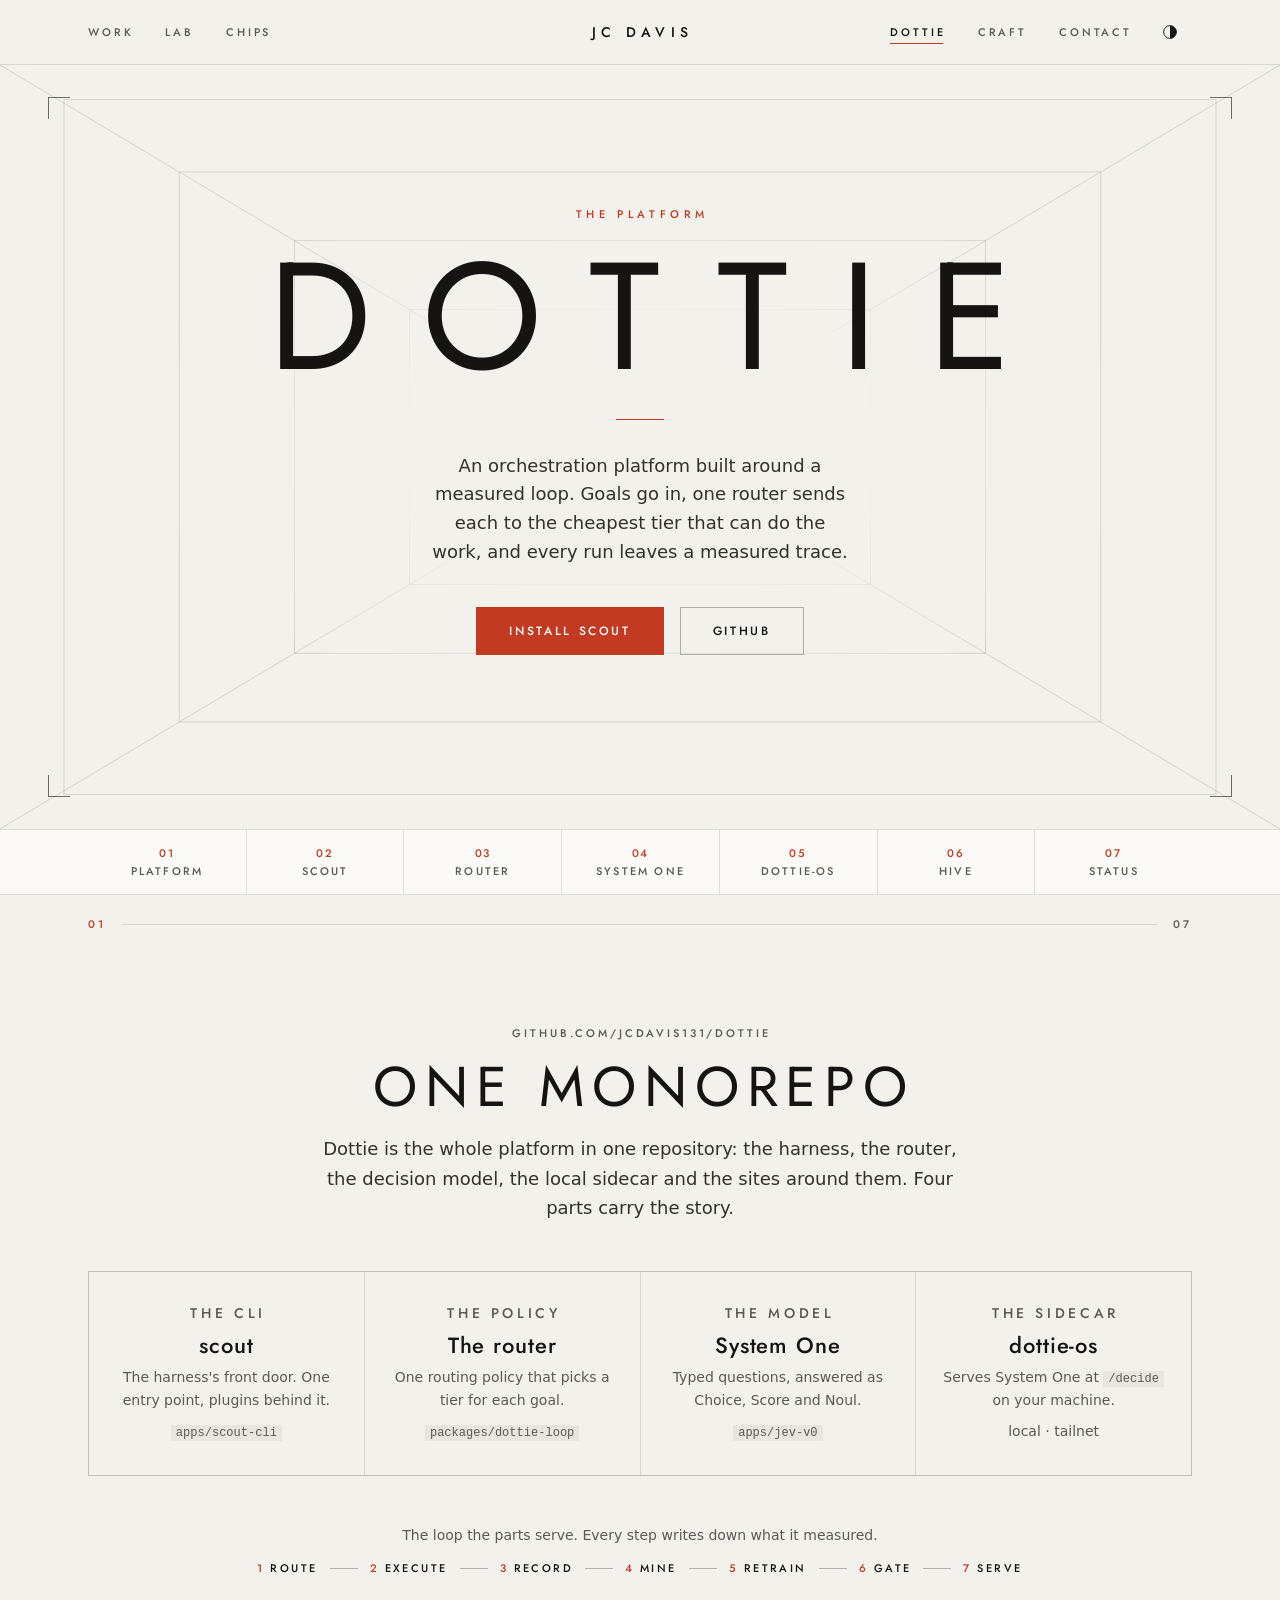
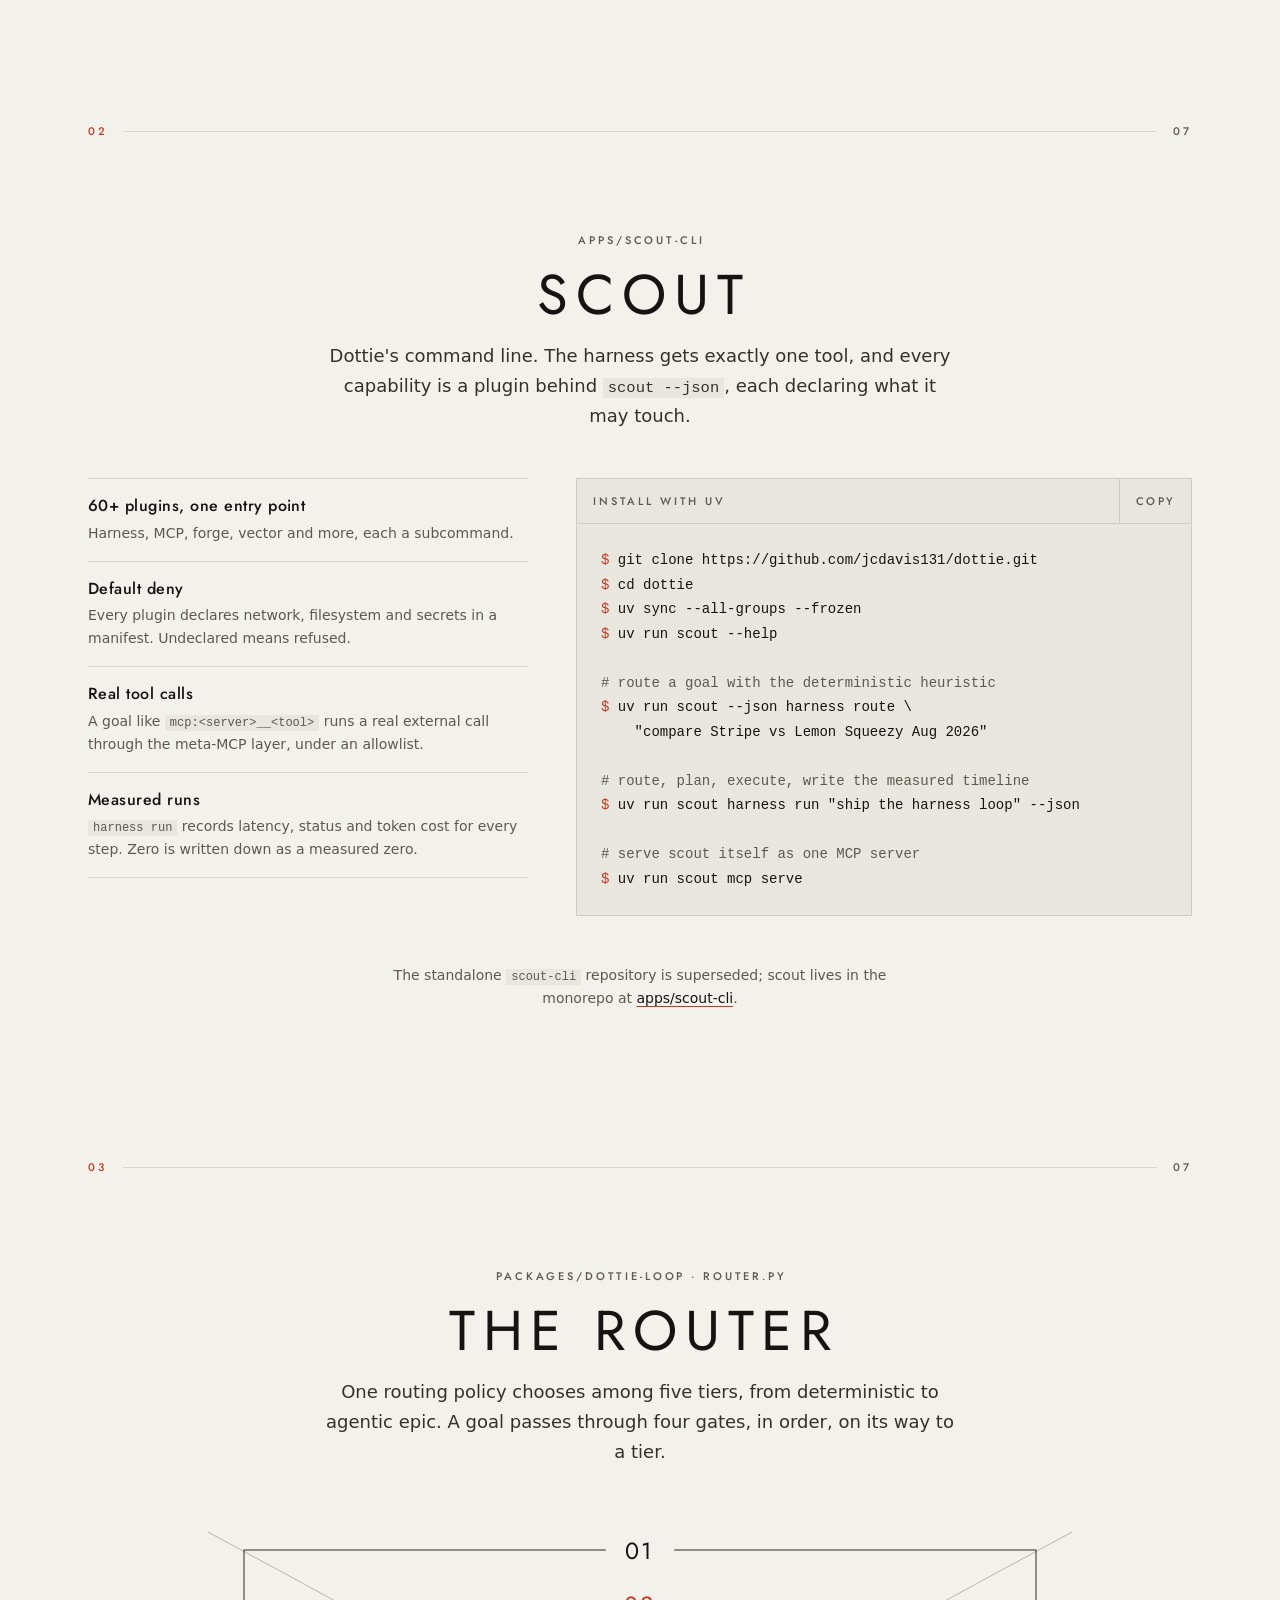
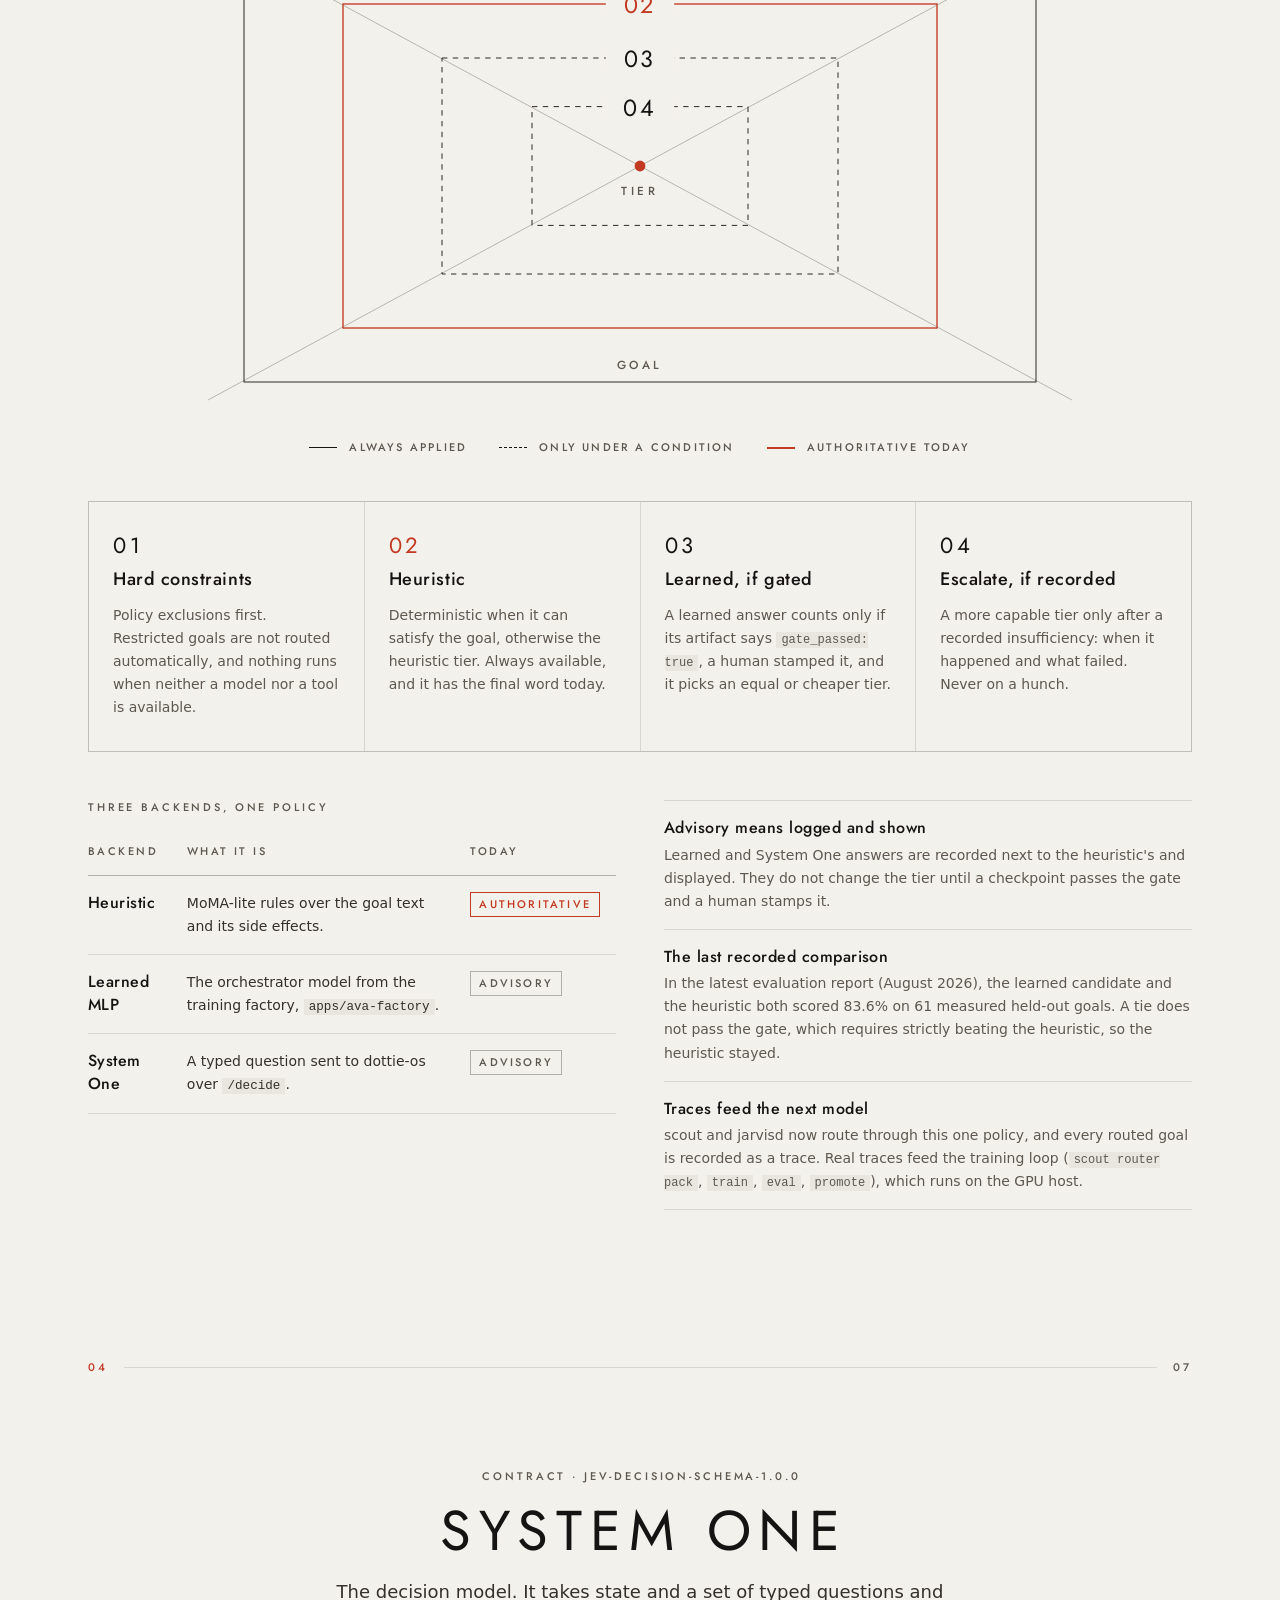
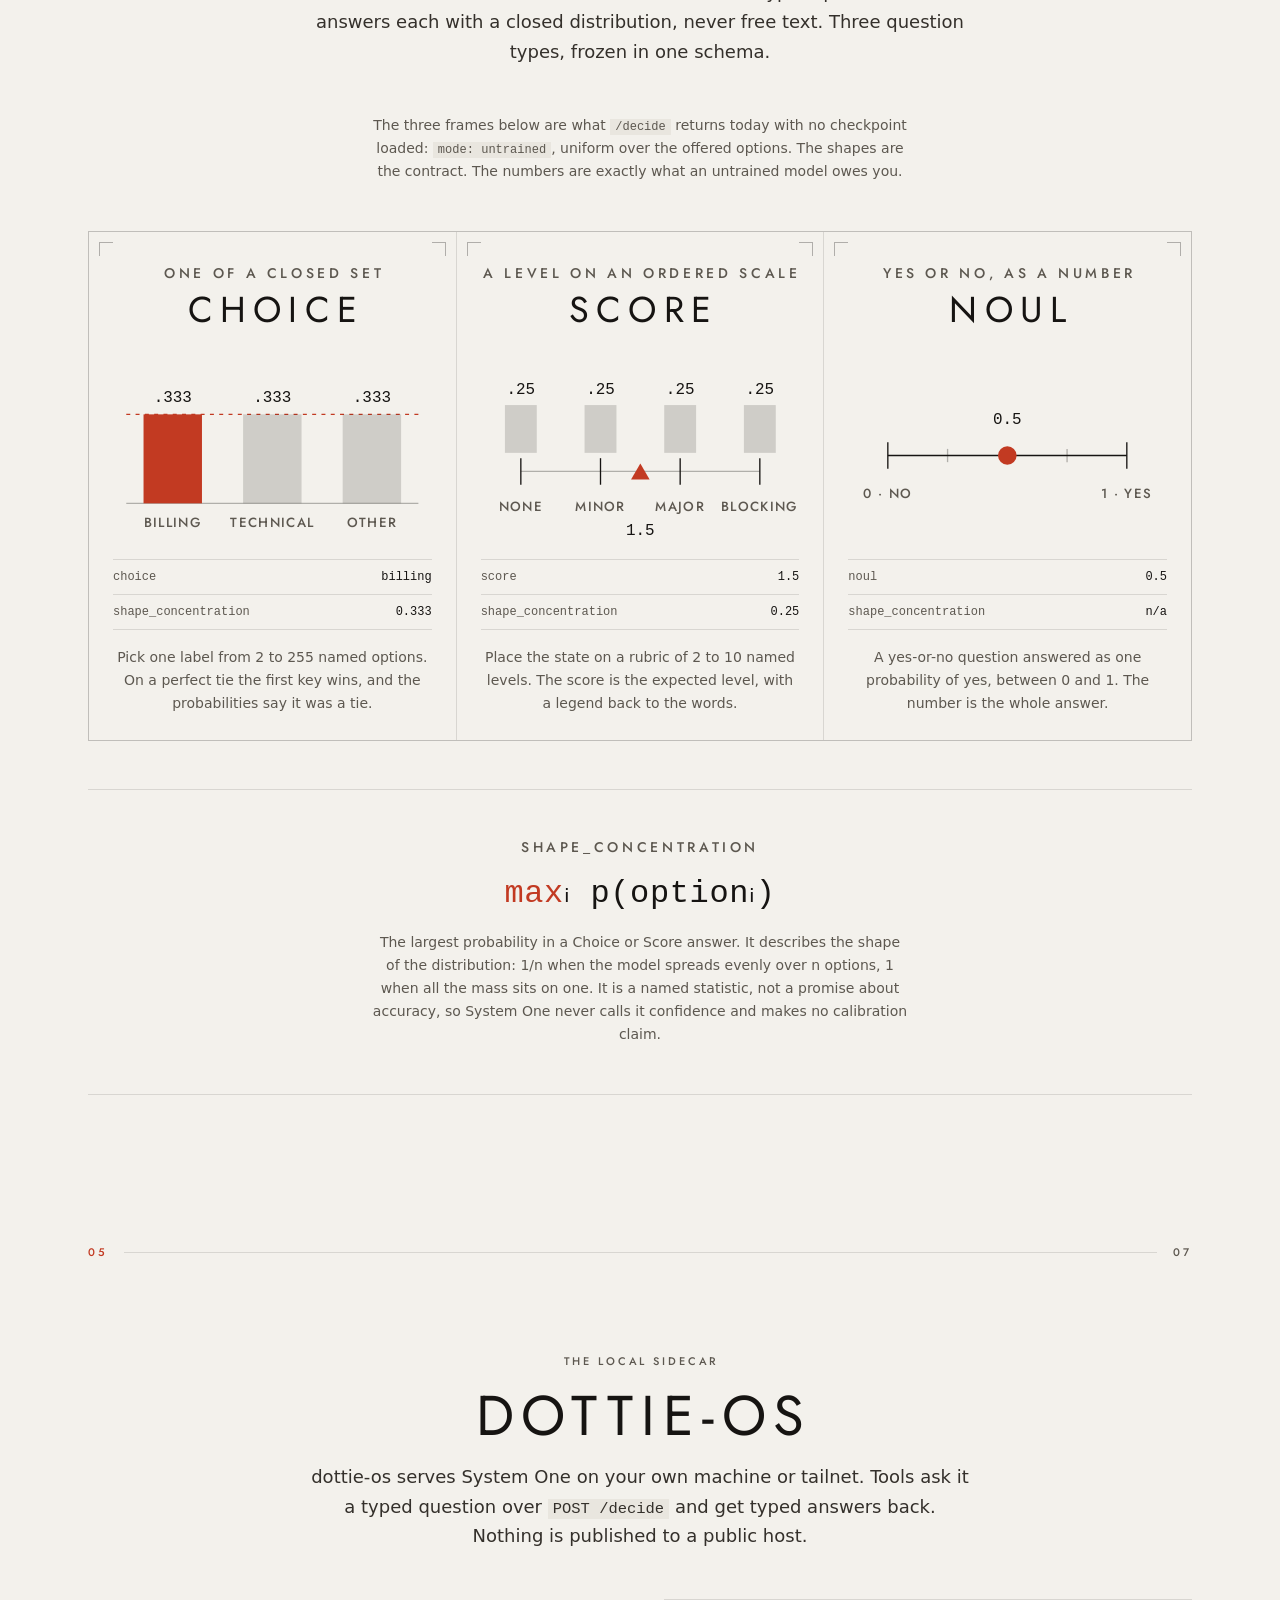
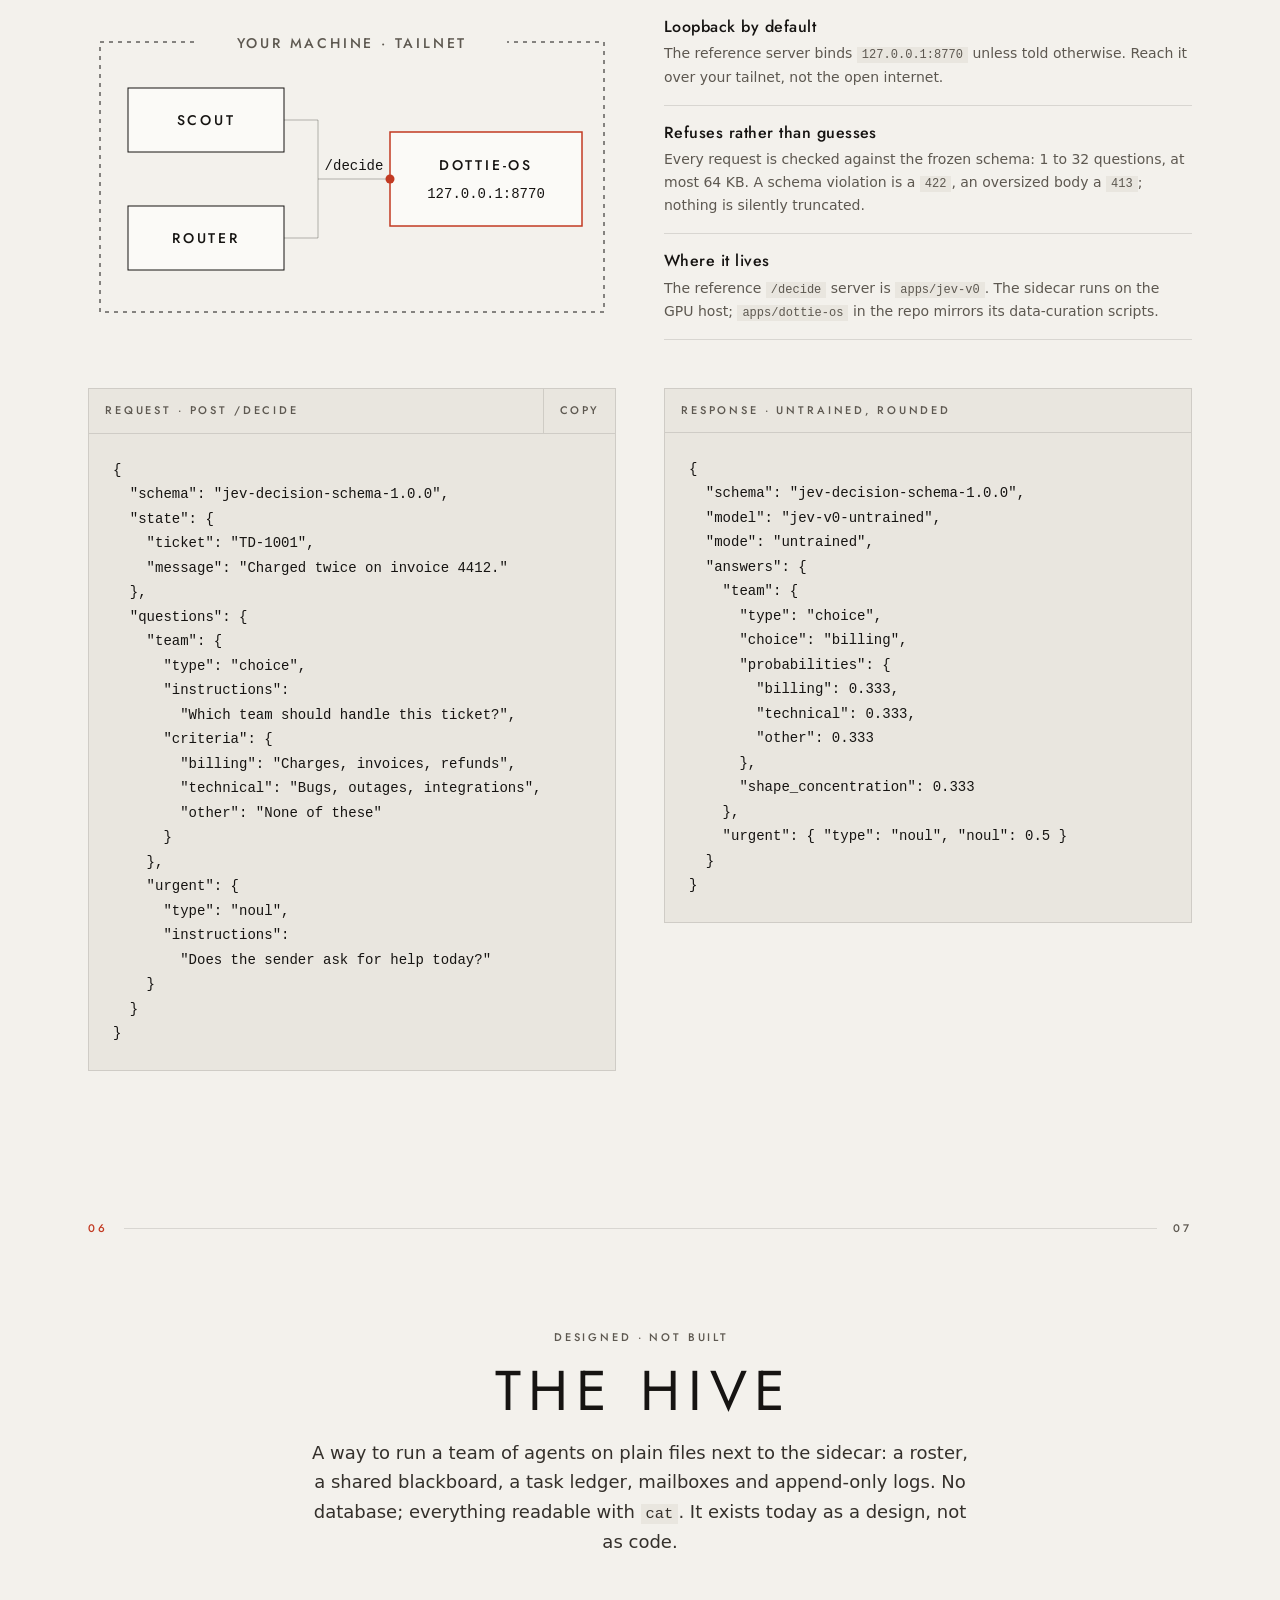
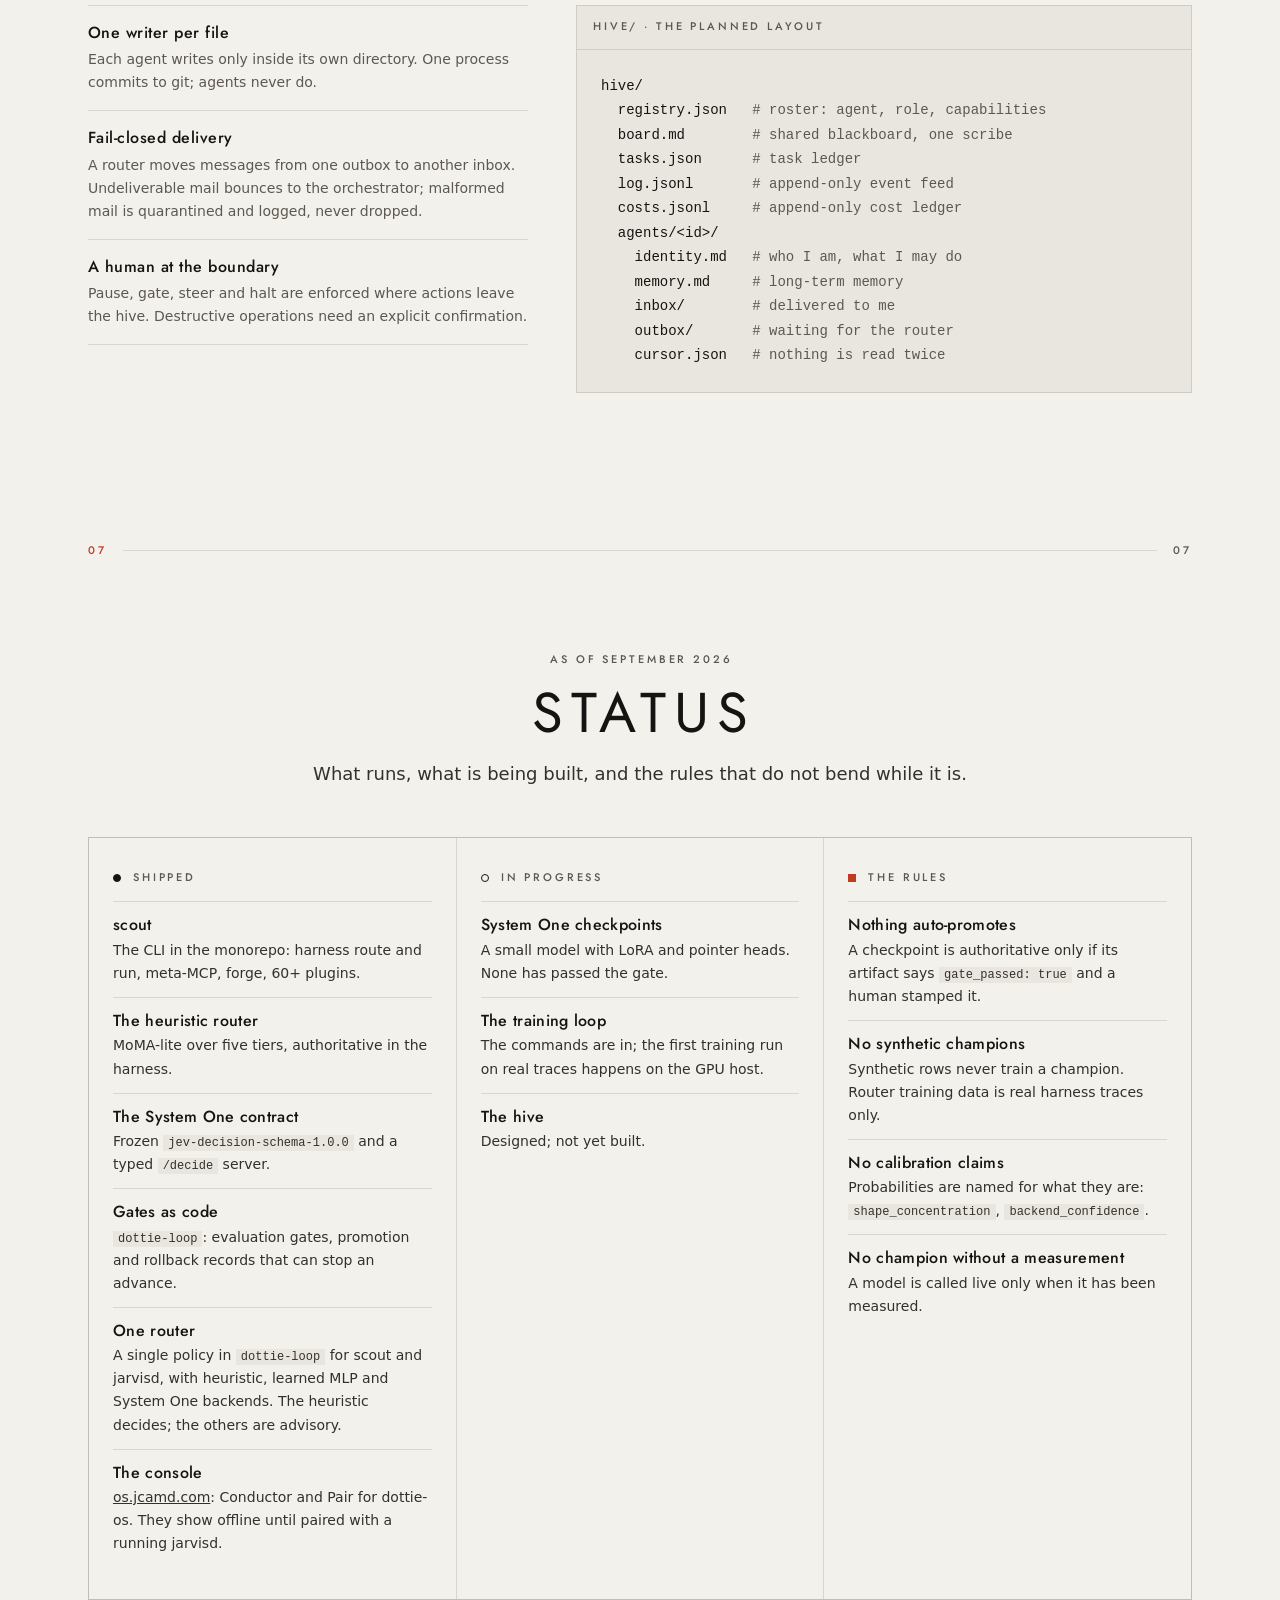
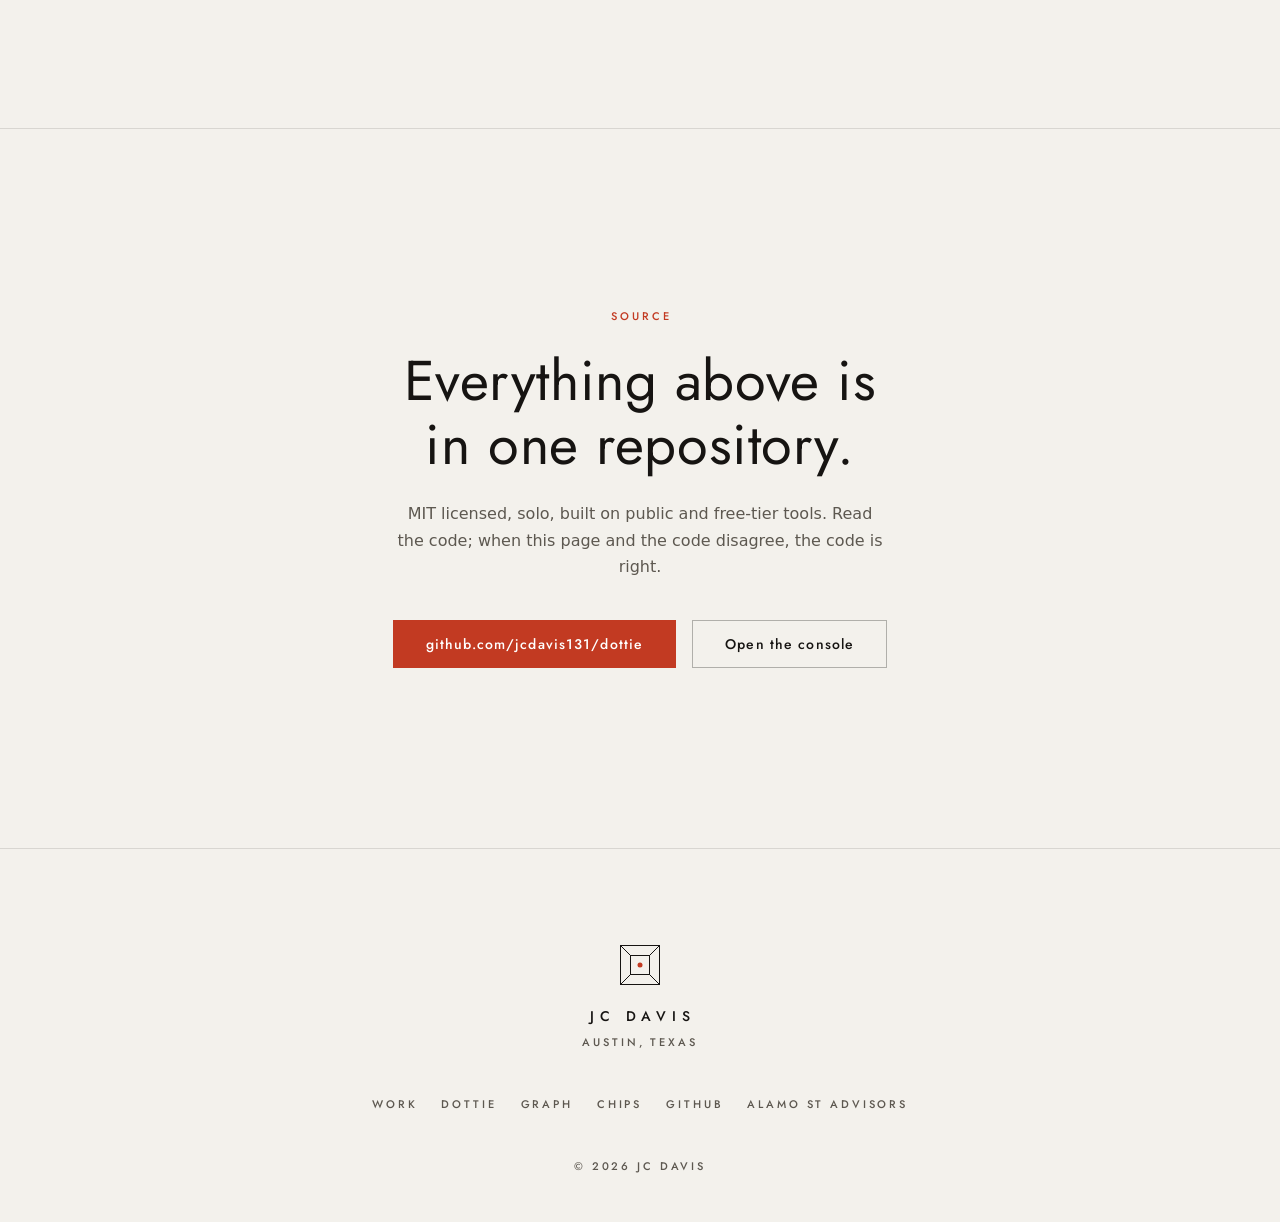
<file: dottie/index.html>
<!doctype html>
<html lang="en">
<head>
<meta charset="utf-8">
<meta name="viewport" content="width=device-width, initial-scale=1, viewport-fit=cover">
<title>Dottie — scout, the router and System One | JC Davis</title>
<meta name="description" content="Dottie is an orchestration platform built around a measured loop: the scout CLI, one router that picks the cheapest tier that can do the work, and System One, a typed decision model served locally by dottie-os.">
<link rel="canonical" href="https://jcamd.com/dottie/">
<script>(function(r){r.classList.add('js');try{var t=localStorage.getItem('jcamd-theme');if(t==='light'||t==='dark')r.setAttribute('data-theme',t)}catch(e){}})(document.documentElement)</script>
<link rel="preload" href="/assets/fonts/jost-latin.woff2" as="font" type="font/woff2" crossorigin>
<link rel="icon" href="/favicon.ico" sizes="32x32">
<link rel="icon" type="image/svg+xml" href="/assets/favicon.svg">
<link rel="apple-touch-icon" href="/assets/icons/apple-touch-icon.png">
<link rel="manifest" href="/site.webmanifest">
<meta name="theme-color" content="#f3f1ec">
<meta name="theme-color" media="(prefers-color-scheme: dark)" content="#0c0b0a">
<meta property="og:type" content="website">
<meta property="og:site_name" content="JC Davis">
<meta property="og:title" content="Dottie — scout, the router and System One">
<meta property="og:description" content="An orchestration platform built around a measured loop. The scout CLI, one router, and System One: typed questions answered as Choice, Score and Noul.">
<meta property="og:url" content="https://jcamd.com/dottie/">
<meta property="og:image" content="https://jcamd.com/assets/og/og-dottie.png">
<meta property="og:image:width" content="1200">
<meta property="og:image:height" content="630">
<meta property="og:image:alt" content="Dottie. scout, the router and System One.">
<meta name="twitter:card" content="summary_large_image">
<meta name="twitter:title" content="Dottie — scout, the router and System One">
<meta name="twitter:description" content="An orchestration platform built around a measured loop. The scout CLI, one router, and System One: typed questions answered as Choice, Score and Noul.">
<meta name="twitter:image" content="https://jcamd.com/assets/og/og-dottie.png">
<link rel="stylesheet" href="/assets/frame.css">
<link rel="stylesheet" href="/assets/portfolio.css">
<style>
/* /dottie/ — page composition on top of frame.css tokens and the home page's
   opening + frame bar vocabulary (portfolio.css). */
.d-open { min-height: calc(92svh - var(--header-h)); }
.d-open .opening__name { letter-spacing: 0.34em; margin-right: -0.34em; }
.d-open .opening__lede { max-width: 44ch; }

/* chapter index: a strip of stations under the title card */
.index { border-block: 1px solid var(--line); background: var(--surface); }
.index ol {
  list-style: none; margin: 0 auto; padding: 0 var(--gutter);
  max-width: var(--grid-max);
  display: grid; grid-template-columns: repeat(7, 1fr);
}
.index li + li { border-left: 1px solid var(--line); }
.index a {
  display: grid; justify-items: center; gap: var(--sp-1);
  min-height: 64px; padding: var(--sp-3) var(--sp-2); align-content: center;
  font: 500 var(--t-2xs)/1.3 var(--font-display); letter-spacing: 0.2em; text-transform: uppercase;
  text-decoration: none; color: var(--muted); text-align: center;
  transition: color var(--dur-1) var(--ease), background-color var(--dur-1) var(--ease);
}
.index a b { font-weight: 500; color: var(--accent); letter-spacing: 0.16em; }
.index a:hover { color: var(--ink); background: var(--accent-wash); }
@media (max-width: 860px) {
  .index ol { grid-template-columns: repeat(4, 1fr); }
  .index li:nth-child(5) { border-left: 0; }
  .index li:nth-child(n+5) { border-top: 1px solid var(--line); }
}
@media (max-width: 480px) {
  .index ol { grid-template-columns: repeat(2, 1fr); padding: 0; }
  .index li { border-top: 1px solid var(--line); }
  .index li:nth-child(-n+2) { border-top: 0; }
  .index li:nth-child(odd) { border-left: 0; }
  .index li:nth-child(5) { border-left: 0; }
  .index li:last-child { grid-column: 1 / -1; }
}

/* chapters */
.ch { max-width: var(--grid-max); margin-inline: auto; padding: var(--sp-5) var(--gutter) 0; }
.ch__body { padding: var(--sp-9) 0 var(--sp-10); display: grid; gap: var(--sp-7); }
.ch__head { display: grid; justify-items: center; text-align: center; gap: var(--sp-4); }
.ch__head .label { margin-right: -0.26em; }
.ch__lede { margin: 0; max-width: 58ch; color: var(--ink-2); font-size: var(--t-md); line-height: 1.65; text-wrap: pretty; }
.ch__lede code, .note code, .step p code, .parts code, .ledger3 code, .inst code, .fact code { font: 400 0.86em/1.4 var(--font-mono); background: var(--sunk); padding: 1px 5px; overflow-wrap: anywhere; }
.note { margin: 0 auto; max-width: 62ch; color: var(--muted); font-size: var(--t-sm); text-align: center; text-wrap: pretty; }

/* hairline grids */
.cells { display: grid; gap: 1px; background: var(--line); border: 1px solid var(--line); }
.cells > * { background: var(--bg); }

/* 01 the parts */
.parts { grid-template-columns: repeat(4, 1fr); list-style: none; margin: 0; padding: 0; }
.parts li { padding: var(--sp-6) var(--sp-5); display: grid; gap: var(--sp-2); align-content: start; text-align: center; justify-items: center; }
.parts h3 { margin: 0; font: 500 var(--t-lg)/1.2 var(--font-display); letter-spacing: 0.04em; }
.parts p { margin: 0; color: var(--muted); font-size: var(--t-sm); }
.parts .label { margin-right: -0.26em; }
@media (max-width: 900px) { .parts { grid-template-columns: 1fr 1fr; } }
@media (max-width: 520px) { .parts { grid-template-columns: 1fr; } }

.loop { list-style: none; margin: 0 auto; padding: 0; display: flex; flex-wrap: wrap; justify-content: center; gap: var(--sp-2) 0; max-width: 900px; counter-reset: loop; }
.loop li { display: inline-flex; align-items: center; font: 500 var(--t-2xs)/1 var(--font-display); letter-spacing: 0.22em; text-transform: uppercase; color: var(--ink); }
.loop li::before { counter-increment: loop; content: counter(loop); color: var(--accent); margin-right: var(--sp-2); letter-spacing: 0; }
.loop li + li::after { content: none; }
.loop li:not(:last-child)::after { content: ""; display: inline-block; width: 28px; height: 1px; background: var(--line-strong); margin: 0 var(--sp-3); }

/* code / terminal */
.term { position: relative; border: 1px solid var(--line); background: var(--sunk); min-width: 0; }
.term__bar { display: flex; align-items: center; justify-content: space-between; gap: var(--sp-3); padding: 0 0 0 var(--sp-4); border-bottom: 1px solid var(--line); min-height: 44px; }
.term__bar .label { margin: 0; }
.copy { min-height: 44px; padding: 0 var(--sp-4); border: 0; border-left: 1px solid var(--line); background: transparent; color: var(--muted); cursor: pointer; font: 500 var(--t-2xs)/1 var(--font-display); letter-spacing: 0.2em; text-transform: uppercase; transition: color var(--dur-1) var(--ease); }
.copy:hover { color: var(--accent); }
html:not(.js) .copy { display: none; }
.term pre { margin: 0; padding: var(--sp-5); overflow-x: auto; font: 400 var(--t-sm)/1.75 var(--font-mono); color: var(--ink); tab-size: 2; }
.term pre:focus-visible { outline-offset: -2px; }
.term .c { color: var(--muted); }
.term .p { color: var(--accent); user-select: none; }

.split { display: grid; grid-template-columns: 5fr 7fr; gap: var(--sp-7); align-items: start; }
.split--even { grid-template-columns: 1fr 1fr; }
@media (max-width: 900px) { .split, .split--even { grid-template-columns: minmax(0, 1fr); gap: var(--sp-6); } }
.facts { list-style: none; margin: 0; padding: 0; border-top: 1px solid var(--line); }
.facts li { padding: var(--sp-4) 0; border-bottom: 1px solid var(--line); display: grid; gap: var(--sp-1); }
.facts b { font: 500 var(--t-base)/1.4 var(--font-display); letter-spacing: 0.03em; font-weight: 500; }
.facts span { color: var(--muted); font-size: var(--t-sm); }
.facts code { font: 400 0.86em/1.4 var(--font-mono); background: var(--sunk); padding: 1px 5px; overflow-wrap: anywhere; }

/* 03 the router: one-point perspective */
.persp { margin: 0; display: grid; gap: var(--sp-5); justify-items: center; }
.persp svg { width: 100%; max-width: 900px; height: auto; display: block; color: var(--ink); overflow: visible; }
.persp .rail { stroke: var(--line-strong); }
.persp .ring { fill: none; stroke: var(--ink); stroke-width: 1; }
.persp .ring--gated { stroke-dasharray: 6 6; }
.persp .ring--auth { stroke: var(--accent); stroke-width: 1.5; }
.persp .tag { fill: var(--bg); }
.persp .num { font: 400 26px/1 var(--font-display); letter-spacing: 0.12em; fill: var(--ink); }
.persp .num--auth { fill: var(--accent); }
.persp .cap { font: 500 13px/1 var(--font-display); letter-spacing: 0.3em; fill: var(--muted); text-transform: uppercase; }
.persp .vp { fill: var(--accent); }
.persp figcaption { display: flex; flex-wrap: wrap; justify-content: center; gap: var(--sp-2) var(--sp-6); }
.key { display: inline-flex; align-items: center; gap: var(--sp-3); font: 500 var(--t-2xs)/1 var(--font-display); letter-spacing: 0.2em; text-transform: uppercase; color: var(--muted); }
.key i { display: inline-block; width: 28px; height: 0; border-top: 1px solid var(--ink); }
.key i.g { border-top-style: dashed; }
.key i.a { border-top: 2px solid var(--accent); }
@media (max-width: 600px) { .persp .cap { display: none; } .persp .num { font-size: 34px; } }
@media (prefers-reduced-motion: no-preference) {
  .js-motion .persp[data-reveal] .ring, .js-motion .persp[data-reveal] .tagged { opacity: 0; transform: scale(0.96); transform-box: fill-box; transform-origin: center; transition: opacity var(--dur-3) var(--ease), transform var(--dur-3) var(--ease); }
  .js-motion .persp[data-reveal].is-in .ring, .js-motion .persp[data-reveal].is-in .tagged { opacity: 1; transform: none; }
  .js-motion .persp .s1 { transition-delay: 100ms !important; }
  .js-motion .persp .s2 { transition-delay: 300ms !important; }
  .js-motion .persp .s3 { transition-delay: 500ms !important; }
  .js-motion .persp .s4 { transition-delay: 700ms !important; }
}

.steps { grid-template-columns: repeat(4, 1fr); list-style: none; margin: 0; padding: 0; }
.step { padding: var(--sp-6) var(--sp-5); display: grid; gap: var(--sp-3); align-content: start; }
.step__n { font: 400 var(--t-lg)/1 var(--font-display); letter-spacing: 0.16em; color: var(--ink); }
.step--auth .step__n { color: var(--accent); }
.step h3 { margin: 0; font: 500 var(--t-md)/1.3 var(--font-display); letter-spacing: 0.03em; }
.step p { margin: 0; color: var(--muted); font-size: var(--t-sm); }
@media (max-width: 900px) { .steps { grid-template-columns: 1fr 1fr; } }
@media (max-width: 520px) { .steps { grid-template-columns: 1fr; } }

.backends { width: 100%; border-collapse: collapse; font-size: var(--t-sm); }
.backends caption { text-align: left; padding-bottom: var(--sp-3); }
.backends th, .backends td { text-align: left; padding: var(--sp-4) var(--sp-4) var(--sp-4) 0; border-bottom: 1px solid var(--line); vertical-align: baseline; }
.backends thead th { font: 500 var(--t-2xs)/1.4 var(--font-display); letter-spacing: 0.22em; text-transform: uppercase; color: var(--muted); border-bottom-color: var(--line-strong); }
.backends tbody th { font: 500 var(--t-base)/1.4 var(--font-display); letter-spacing: 0.03em; }
.backends td { color: var(--ink-2); }
.backends code { font: 400 0.9em/1.4 var(--font-mono); background: var(--sunk); padding: 1px 5px; }
.state { display: inline-block; font: 500 var(--t-2xs)/1 var(--font-display); letter-spacing: 0.2em; text-transform: uppercase; padding: 6px 8px; border: 1px solid var(--line-strong); color: var(--muted); white-space: nowrap; }
.state--auth { border-color: var(--accent); color: var(--accent); }
@media (max-width: 700px) {
  .backends thead { display: none; }
  .backends tr { display: grid; gap: var(--sp-2); padding: var(--sp-4) 0; border-bottom: 1px solid var(--line); }
  .backends th, .backends td { padding: 0; border: 0; }
}

/* 04 System One: three instrument frames */
.insts { grid-template-columns: repeat(3, 1fr); list-style: none; margin: 0; padding: 0; }
.inst { display: grid; grid-template-rows: auto auto auto 1fr; gap: var(--sp-4); padding: var(--sp-6) var(--sp-5) var(--sp-5); position: relative; }
.inst::before, .inst::after { content: ""; position: absolute; width: 14px; height: 14px; border: 0 solid var(--line-strong); }
.inst::before { top: 10px; left: 10px; border-width: 1px 0 0 1px; }
.inst::after { top: 10px; right: 10px; border-width: 1px 1px 0 0; }
.inst__head { display: grid; justify-items: center; gap: var(--sp-2); text-align: center; }
.inst__head .label { margin-right: -0.26em; }
.inst h3 { margin: 0; font: 400 var(--t-xl)/1 var(--font-display); letter-spacing: 0.2em; margin-right: -0.2em; text-transform: uppercase; }
.inst svg { width: 100%; height: auto; display: block; color: var(--ink); }
.inst .axis { stroke: var(--line-strong); }
.inst .bar { fill: var(--ink); opacity: 0.16; }
.inst .bar--pick { fill: var(--accent); opacity: 1; }
.inst .peak { stroke: var(--accent); stroke-dasharray: 3 4; }
.inst .tick { font: 500 10px/1 var(--font-display); letter-spacing: 0.1em; fill: var(--muted); text-transform: uppercase; }
.inst .val { font: 400 12px/1 var(--font-mono); fill: var(--ink); }
.inst .mark { fill: var(--accent); }
.inst .track { stroke: var(--ink); }
.inst p { margin: 0; color: var(--muted); font-size: var(--t-sm); text-align: center; }
.readout { margin: 0; border-top: 1px solid var(--line); font: 400 var(--t-xs)/1.5 var(--font-mono); }
.readout div { display: flex; justify-content: space-between; gap: var(--sp-3); padding: var(--sp-2) 0; border-bottom: 1px solid var(--line); }
.readout dt { color: var(--muted); }
.readout dd { margin: 0; color: var(--ink); }
@media (max-width: 900px) { .insts { grid-template-columns: 1fr; } .inst { max-width: 520px; margin-inline: auto; width: 100%; } .insts { background: transparent; border: 0; gap: var(--sp-5); } .inst { border: 1px solid var(--line); } }

.formula { display: grid; justify-items: center; gap: var(--sp-4); text-align: center; padding: var(--sp-7) var(--sp-5); border-block: 1px solid var(--line); }
.formula .formula__eq { margin: 0; max-width: none; font: 300 clamp(1.25rem, 3.4vw, 2rem)/1.3 var(--font-mono); letter-spacing: 0.02em; color: var(--ink); overflow-wrap: anywhere; }
.formula .formula__eq em { font-style: normal; color: var(--accent); }
.formula p { margin: 0; max-width: 60ch; color: var(--muted); font-size: var(--t-sm); }

/* 05 dottie-os: the boundary */
.os-top { align-items: center; }
.bound { display: block; width: 100%; max-width: 520px; height: auto; margin-inline: auto; color: var(--ink); }
.bound .edge { fill: none; stroke: var(--ink); stroke-dasharray: 4 5; }
.bound .box { fill: var(--surface); stroke: var(--ink); }
.bound .box--core { stroke: var(--accent); stroke-width: 1.5; }
.bound .ln { stroke: var(--line-strong); fill: none; }
.bound .t { font: 500 14px/1 var(--font-display); letter-spacing: 0.2em; fill: var(--muted); text-transform: uppercase; }
.bound .t--ink { fill: var(--ink); }
.bound .t--mono { font: 400 14px/1 var(--font-mono); letter-spacing: 0; text-transform: none; fill: var(--ink); }
.bound .dot { fill: var(--accent); }

/* 06 hive */
.tree { margin: 0; }

/* 07 status ledger */
.ledger3 { grid-template-columns: repeat(3, 1fr); }
.ledger3 > section { padding: var(--sp-6) var(--sp-5); display: grid; gap: var(--sp-4); align-content: start; }
.ledger3 h3 { margin: 0; display: flex; align-items: center; gap: var(--sp-3); font: 500 var(--t-2xs)/1.4 var(--font-display); letter-spacing: var(--track-label); text-transform: uppercase; color: var(--muted); }
.ledger3 h3 i { display: inline-block; width: 8px; height: 8px; border-radius: 50%; border: 1px solid var(--ink); }
.ledger3 .is-shipped h3 i { background: var(--ink); }
.ledger3 .is-rule h3 i { background: var(--accent); border-color: var(--accent); border-radius: 0; }
.ledger3 ul { list-style: none; margin: 0; padding: 0; display: grid; gap: 0; }
.ledger3 li { padding: var(--sp-3) 0; border-top: 1px solid var(--line); font-size: var(--t-sm); color: var(--ink-2); }
.ledger3 li b { display: block; font: 500 var(--t-base)/1.4 var(--font-display); letter-spacing: 0.02em; color: var(--ink); font-weight: 500; margin-bottom: 2px; }
@media (max-width: 900px) { .ledger3 { grid-template-columns: 1fr; } }

/* end card */
.d-end .endcard__title { letter-spacing: 0.01em; }
.d-end__links { margin-top: var(--sp-4); display: flex; align-items: center; flex-wrap: wrap; justify-content: center; gap: var(--sp-4); }
.endcard .d-end__links .btn { margin-top: 0; }

/* the opening's first-load pass: short, never blocks, never under reduced motion */
@media (prefers-reduced-motion: no-preference) {
  .js .d-open .opening__place { animation: fade 1.1s var(--ease) 0.1s both; }
  .js .d-open .opening__name { animation: track-in 1.6s var(--ease) 0.2s both; }
  .js .d-open .opening__rule { animation: draw 1.1s var(--ease) 0.8s both; }
  .js .d-open .opening__lede { animation: rise 1.1s var(--ease) 1s both; }
  .js .d-open .opening__cta { animation: rise 1.1s var(--ease) 1.15s both; }
  .js .d-open .opening__field { animation: fade-field 2s var(--ease) both; }
}

@media (max-width: 600px) {
  .d-open .opening__name { letter-spacing: 0.22em; margin-right: -0.22em; }
  .ch__body { padding: var(--sp-8) 0 var(--sp-9); gap: var(--sp-6); }
  .term pre { font-size: var(--t-xs); padding: var(--sp-4); white-space: pre-wrap; overflow-wrap: anywhere; }
  .loop li:not(:last-child)::after { width: 14px; margin: 0 var(--sp-2); }
}
@media print {
  .index, .copy, .persp svg, .bound, .inst svg { display: none; }
  .ch__body { padding: var(--sp-5) 0; }
  .term { background: #fff; }
}
</style>
</head>
<body>
<a class="skip-link" href="#main">Skip to content</a>

<header class="chrome">
  <div class="chrome__in">
    <button class="menu-toggle" type="button" aria-expanded="false" aria-controls="primary-nav" aria-label="Menu">
      <svg viewBox="0 0 24 24" aria-hidden="true"><line class="l1" x1="4" y1="8" x2="20" y2="8"/><line class="l2" x1="4" y1="16" x2="20" y2="16"/></svg>
    </button>
    <a class="chrome__brand" href="/">JC Davis</a>
    <nav class="chrome__nav" id="primary-nav" aria-label="Primary">
      <ul class="chrome__list chrome__list--l">
        <li><a href="/#work">Work</a></li>
        <li><a href="/#lab">Lab</a></li>
        <li><a href="/chips/">Chips</a></li>
      </ul>
      <ul class="chrome__list chrome__list--r">
        <li><a href="/dottie/" aria-current="page">Dottie</a></li>
        <li><a href="/#craft">Craft</a></li>
        <li><a href="/#contact">Contact</a></li>
      </ul>
    </nav>
    <button class="theme-toggle" type="button" aria-label="Switch theme">
      <svg viewBox="0 0 24 24" aria-hidden="true"><circle cx="12" cy="12" r="8.5" fill="none" stroke="currentColor" stroke-width="1.25"/><path class="half" d="M12 3.5a8.5 8.5 0 0 1 0 17z"/></svg>
    </button>
  </div>
</header>

<main id="main">

  <!-- Title card -->
  <section class="opening d-open" id="top" aria-labelledby="d-title">
    <svg class="opening__field" viewBox="0 0 1600 1000" preserveAspectRatio="none" aria-hidden="true" focusable="false">
      <g fill="none" stroke="currentColor" stroke-width="1" vector-effect="non-scaling-stroke">
        <path d="M0 0 800 500M1600 0 800 500M0 1000 800 500M1600 1000 800 500"/>
        <rect x="80" y="45" width="1440" height="910"/>
        <rect x="224" y="140" width="1152" height="720"/>
        <rect x="368" y="230" width="864" height="540"/>
        <rect x="512" y="320" width="576" height="360"/>
      </g>
    </svg>
    <span class="crop crop--tl" aria-hidden="true"></span><span class="crop crop--tr" aria-hidden="true"></span>
    <span class="crop crop--bl" aria-hidden="true"></span><span class="crop crop--br" aria-hidden="true"></span>
    <div class="opening__card">
      <p class="label label--accent opening__place">The platform</p>
      <h1 class="opening__name" id="d-title">Dottie</h1>
      <hr class="rule opening__rule">
      <p class="opening__lede">An orchestration platform built around a measured loop. Goals go in, one router sends each to the cheapest tier that can do the work, and every run leaves a measured trace.</p>
      <div class="opening__cta">
        <a class="btn btn--accent" href="#scout">Install scout</a>
        <a class="btn" href="https://github.com/jcdavis131/dottie" rel="noopener">GitHub</a>
      </div>
    </div>
  </section>

  <nav class="index" aria-label="On this page">
    <ol>
      <li><a href="#platform"><b>01</b>Platform</a></li>
      <li><a href="#scout"><b>02</b>scout</a></li>
      <li><a href="#router"><b>03</b>Router</a></li>
      <li><a href="#system-one"><b>04</b>System One</a></li>
      <li><a href="#dottie-os"><b>05</b>dottie-os</a></li>
      <li><a href="#hive"><b>06</b>Hive</a></li>
      <li><a href="#status"><b>07</b>Status</a></li>
    </ol>
  </nav>

  <!-- 01 Platform -->
  <section class="ch" id="platform" aria-labelledby="platform-title">
    <div class="frame__bar" aria-hidden="true"><span>01</span><span class="frame__bar-rule"></span><span>07</span></div>
    <div class="ch__body">
      <header class="ch__head" data-reveal>
        <p class="label">github.com/jcdavis131/dottie</p>
        <h2 class="title" id="platform-title">One monorepo</h2>
        <p class="ch__lede">Dottie is the whole platform in one repository: the harness, the router, the decision model, the local sidecar and the sites around them. Four parts carry the story.</p>
      </header>
      <ul class="cells parts" data-reveal>
        <li><p class="label">The CLI</p><h3>scout</h3><p>The harness's front door. One entry point, plugins behind it.</p><p><code>apps/scout-cli</code></p></li>
        <li><p class="label">The policy</p><h3>The router</h3><p>One routing policy that picks a tier for each goal.</p><p><code>packages/dottie-loop</code></p></li>
        <li><p class="label">The model</p><h3>System One</h3><p>Typed questions, answered as Choice, Score and Noul.</p><p><code>apps/jev-v0</code></p></li>
        <li><p class="label">The sidecar</p><h3>dottie-os</h3><p>Serves System One at <code>/decide</code> on your machine.</p><p>local · tailnet</p></li>
      </ul>
      <div data-reveal>
        <p class="note" style="margin-bottom:var(--sp-4)">The loop the parts serve. Every step writes down what it measured.</p>
        <ol class="loop" aria-label="The loop">
          <li>Route</li><li>Execute</li><li>Record</li><li>Mine</li><li>Retrain</li><li>Gate</li><li>Serve</li>
        </ol>
      </div>
    </div>
  </section>

  <!-- 02 scout -->
  <section class="ch" id="scout" aria-labelledby="scout-title">
    <div class="frame__bar" aria-hidden="true"><span>02</span><span class="frame__bar-rule"></span><span>07</span></div>
    <div class="ch__body">
      <header class="ch__head" data-reveal>
        <p class="label">apps/scout-cli</p>
        <h2 class="title" id="scout-title">scout</h2>
        <p class="ch__lede">Dottie's command line. The harness gets exactly one tool, and every capability is a plugin behind <code>scout --json</code>, each declaring what it may touch.</p>
      </header>
      <div class="split" data-reveal>
        <ul class="facts">
          <li><b>60+ plugins, one entry point</b><span>Harness, MCP, forge, vector and more, each a subcommand.</span></li>
          <li><b>Default deny</b><span>Every plugin declares network, filesystem and secrets in a manifest. Undeclared means refused.</span></li>
          <li><b>Real tool calls</b><span>A goal like <code>mcp:&lt;server&gt;__&lt;tool&gt;</code> runs a real external call through the meta-MCP layer, under an allowlist.</span></li>
          <li><b>Measured runs</b><span><code>harness run</code> records latency, status and token cost for every step. Zero is written down as a measured zero.</span></li>
        </ul>
        <div class="term">
          <div class="term__bar"><p class="label">Install with uv</p><button class="copy" type="button" data-copy="scout-cmds" aria-label="Copy the install commands">Copy</button></div>
<pre id="scout-cmds" tabindex="0" aria-label="scout install and example commands"><span class="p">$ </span>git clone https://github.com/jcdavis131/dottie.git
<span class="p">$ </span>cd dottie
<span class="p">$ </span>uv sync --all-groups --frozen
<span class="p">$ </span>uv run scout --help

<span class="c"># route a goal with the deterministic heuristic</span>
<span class="p">$ </span>uv run scout --json harness route \
    "compare Stripe vs Lemon Squeezy Aug 2026"

<span class="c"># route, plan, execute, write the measured timeline</span>
<span class="p">$ </span>uv run scout harness run "ship the harness loop" --json

<span class="c"># serve scout itself as one MCP server</span>
<span class="p">$ </span>uv run scout mcp serve</pre>
        </div>
      </div>
      <p class="note" data-reveal>The standalone <code>scout-cli</code> repository is superseded; scout lives in the monorepo at <a class="inline" href="https://github.com/jcdavis131/dottie/tree/main/apps/scout-cli" rel="noopener">apps/scout-cli</a>.</p>
    </div>
  </section>

  <!-- 03 Router -->
  <section class="ch" id="router" aria-labelledby="router-title">
    <div class="frame__bar" aria-hidden="true"><span>03</span><span class="frame__bar-rule"></span><span>07</span></div>
    <div class="ch__body">
      <header class="ch__head" data-reveal>
        <p class="label">packages/dottie-loop · router.py</p>
        <h2 class="title" id="router-title">The router</h2>
        <p class="ch__lede">One routing policy chooses among five tiers, from deterministic to agentic epic. A goal passes through four gates, in order, on its way to a tier.</p>
      </header>

      <figure class="persp" data-reveal>
        <svg viewBox="0 0 1000 560" role="img" aria-labelledby="persp-t persp-d" focusable="false">
          <title id="persp-t">The router's decision order, drawn as frames receding to one point</title>
          <desc id="persp-d">Four nested frames. The outer frame, 01, is hard constraints. Inside it, 02, the heuristic, drawn in the accent colour because it is authoritative today. Inside that, 03, the learned recommendation, dashed because it only applies when the checkpoint has passed the gate. Innermost, 04, escalation, dashed because it only happens after a recorded insufficiency. The vanishing point is the chosen tier.</desc>
          <g class="rail" fill="none" stroke-width="1">
            <path d="M20 20 500 280M980 20 500 280M20 540 500 280M980 540 500 280"/>
          </g>
          <g class="s1"><rect class="ring" x="60" y="40" width="880" height="480"/></g>
          <g class="s2"><rect class="ring ring--auth" x="170" y="100" width="660" height="360"/></g>
          <g class="s3"><rect class="ring ring--gated" x="280" y="160" width="440" height="240"/></g>
          <g class="s4"><rect class="ring ring--gated" x="380" y="214" width="240" height="132"/></g>
          <g class="tagged s1"><rect class="tag" x="462" y="24" width="76" height="32"/><text class="num" x="500" y="50" text-anchor="middle">01</text></g>
          <g class="tagged s2"><rect class="tag" x="462" y="84" width="76" height="32"/><text class="num num--auth" x="500" y="110" text-anchor="middle">02</text></g>
          <g class="tagged s3"><rect class="tag" x="462" y="144" width="76" height="32"/><text class="num" x="500" y="170" text-anchor="middle">03</text></g>
          <g class="tagged s4"><rect class="tag" x="462" y="198" width="76" height="32"/><text class="num" x="500" y="224" text-anchor="middle">04</text></g>
          <text class="cap" x="500" y="506" text-anchor="middle">Goal</text>
          <circle class="vp" cx="500" cy="280" r="6"/>
          <text class="cap" x="500" y="312" text-anchor="middle">Tier</text>
        </svg>
        <figcaption>
          <span class="key"><i></i>Always applied</span>
          <span class="key"><i class="g"></i>Only under a condition</span>
          <span class="key"><i class="a"></i>Authoritative today</span>
        </figcaption>
      </figure>

      <ol class="cells steps" data-reveal>
        <li class="step"><span class="step__n">01</span><h3>Hard constraints</h3><p>Policy exclusions first. Restricted goals are not routed automatically, and nothing runs when neither a model nor a tool is available.</p></li>
        <li class="step step--auth"><span class="step__n">02</span><h3>Heuristic</h3><p>Deterministic when it can satisfy the goal, otherwise the heuristic tier. Always available, and it has the final word today.</p></li>
        <li class="step"><span class="step__n">03</span><h3>Learned, if gated</h3><p>A learned answer counts only if its artifact says <code>gate_passed: true</code>, a human stamped it, and it picks an equal or cheaper tier.</p></li>
        <li class="step"><span class="step__n">04</span><h3>Escalate, if recorded</h3><p>A more capable tier only after a recorded insufficiency: when it happened and what failed. Never on a hunch.</p></li>
      </ol>

      <div class="split split--even" data-reveal>
        <table class="backends">
          <caption class="label">Three backends, one policy</caption>
          <thead><tr><th scope="col">Backend</th><th scope="col">What it is</th><th scope="col">Today</th></tr></thead>
          <tbody>
            <tr><th scope="row">Heuristic</th><td>MoMA-lite rules over the goal text and its side effects.</td><td><span class="state state--auth">Authoritative</span></td></tr>
            <tr><th scope="row">Learned MLP</th><td>The orchestrator model from the training factory, <code>apps/ava-factory</code>.</td><td><span class="state">Advisory</span></td></tr>
            <tr><th scope="row">System One</th><td>A typed question sent to dottie-os over <code>/decide</code>.</td><td><span class="state">Advisory</span></td></tr>
          </tbody>
        </table>
        <ul class="facts">
          <li><b>Advisory means logged and shown</b><span>Learned and System One answers are recorded next to the heuristic's and displayed. They do not change the tier until a checkpoint passes the gate and a human stamps it.</span></li>
          <li><b>The last recorded comparison</b><span>In the latest evaluation report (August 2026), the learned candidate and the heuristic both scored 83.6% on 61 measured held-out goals. A tie does not pass the gate, which requires strictly beating the heuristic, so the heuristic stayed.</span></li>
          <li><b>Traces feed the next model</b><span>scout and jarvisd now route through this one policy, and every routed goal is recorded as a trace. Real traces feed the training loop (<code>scout router pack</code>, <code>train</code>, <code>eval</code>, <code>promote</code>), which runs on the GPU host.</span></li>
        </ul>
      </div>
    </div>
  </section>

  <!-- 04 System One -->
  <section class="ch" id="system-one" aria-labelledby="s1-title">
    <div class="frame__bar" aria-hidden="true"><span>04</span><span class="frame__bar-rule"></span><span>07</span></div>
    <div class="ch__body">
      <header class="ch__head" data-reveal>
        <p class="label">Contract · jev-decision-schema-1.0.0</p>
        <h2 class="title" id="s1-title">System One</h2>
        <p class="ch__lede">The decision model. It takes state and a set of typed questions and answers each with a closed distribution, never free text. Three question types, frozen in one schema.</p>
      </header>

      <p class="note" data-reveal>The three frames below are what <code>/decide</code> returns today with no checkpoint loaded: <code>mode: untrained</code>, uniform over the offered options. The shapes are the contract. The numbers are exactly what an untrained model owes you.</p>

      <ol class="cells insts" data-reveal>
        <li class="inst">
          <div class="inst__head"><p class="label">One of a closed set</p><h3>Choice</h3></div>
          <svg viewBox="0 0 240 150" role="img" aria-label="Three equal bars for billing, technical and other, each at one third. Billing is marked as the choice.">
            <line class="axis" x1="10" y1="120" x2="230" y2="120"/>
            <line class="peak" x1="10" y1="53" x2="230" y2="53"/>
            <rect class="bar bar--pick" x="23" y="53" width="44" height="67"/>
            <rect class="bar" x="98" y="53" width="44" height="67"/>
            <rect class="bar" x="173" y="53" width="44" height="67"/>
            <text class="val" x="45" y="44" text-anchor="middle">.333</text>
            <text class="val" x="120" y="44" text-anchor="middle">.333</text>
            <text class="val" x="195" y="44" text-anchor="middle">.333</text>
            <text class="tick" x="45" y="138" text-anchor="middle">billing</text>
            <text class="tick" x="120" y="138" text-anchor="middle">technical</text>
            <text class="tick" x="195" y="138" text-anchor="middle">other</text>
          </svg>
          <dl class="readout"><div><dt>choice</dt><dd>billing</dd></div><div><dt>shape_concentration</dt><dd>0.333</dd></div></dl>
          <p>Pick one label from 2 to 255 named options. On a perfect tie the first key wins, and the probabilities say it was a tie.</p>
        </li>
        <li class="inst">
          <div class="inst__head"><p class="label">A level on an ordered scale</p><h3>Score</h3></div>
          <svg viewBox="0 0 240 150" role="img" aria-label="An ordered scale of four levels, 0 to 3, each with probability one quarter. The expected score, 1.5, is marked between levels 1 and 2.">
            <line class="axis" x1="30" y1="96" x2="210" y2="96"/>
            <g class="track"><line x1="30" y1="86" x2="30" y2="106"/><line x1="90" y1="86" x2="90" y2="106"/><line x1="150" y1="86" x2="150" y2="106"/><line x1="210" y1="86" x2="210" y2="106"/></g>
            <rect class="bar" x="18" y="46" width="24" height="36"/>
            <rect class="bar" x="78" y="46" width="24" height="36"/>
            <rect class="bar" x="138" y="46" width="24" height="36"/>
            <rect class="bar" x="198" y="46" width="24" height="36"/>
            <text class="val" x="30" y="38" text-anchor="middle">.25</text>
            <text class="val" x="90" y="38" text-anchor="middle">.25</text>
            <text class="val" x="150" y="38" text-anchor="middle">.25</text>
            <text class="val" x="210" y="38" text-anchor="middle">.25</text>
            <path class="mark" d="M120 90l7 12h-14z"/>
            <text class="tick" x="30" y="126" text-anchor="middle">none</text>
            <text class="tick" x="90" y="126" text-anchor="middle">minor</text>
            <text class="tick" x="150" y="126" text-anchor="middle">major</text>
            <text class="tick" x="210" y="126" text-anchor="middle">blocking</text>
            <text class="val" x="120" y="144" text-anchor="middle">1.5</text>
          </svg>
          <dl class="readout"><div><dt>score</dt><dd>1.5</dd></div><div><dt>shape_concentration</dt><dd>0.25</dd></div></dl>
          <p>Place the state on a rubric of 2 to 10 named levels. The score is the expected level, with a legend back to the words.</p>
        </li>
        <li class="inst">
          <div class="inst__head"><p class="label">Yes or no, as a number</p><h3>Noul</h3></div>
          <svg viewBox="0 0 240 150" role="img" aria-label="A line from 0 to 1 with a marker at 0.5.">
            <line class="track" x1="30" y1="84" x2="210" y2="84"/>
            <line class="track" x1="30" y1="74" x2="30" y2="94"/>
            <line class="track" x1="210" y1="74" x2="210" y2="94"/>
            <line class="axis" x1="75" y1="79" x2="75" y2="89"/>
            <line class="axis" x1="165" y1="79" x2="165" y2="89"/>
            <circle class="mark" cx="120" cy="84" r="7"/>
            <text class="val" x="120" y="60" text-anchor="middle">0.5</text>
            <text class="tick" x="30" y="116" text-anchor="middle">0 · no</text>
            <text class="tick" x="210" y="116" text-anchor="middle">1 · yes</text>
          </svg>
          <dl class="readout"><div><dt>noul</dt><dd>0.5</dd></div><div><dt>shape_concentration</dt><dd>n/a</dd></div></dl>
          <p>A yes-or-no question answered as one probability of yes, between 0 and 1. The number is the whole answer.</p>
        </li>
      </ol>

      <div class="formula" data-reveal>
        <p class="label label--accent">shape_concentration</p>
        <p class="formula__eq"><em>max</em>ᵢ p(optionᵢ)</p>
        <p>The largest probability in a Choice or Score answer. It describes the shape of the distribution: 1/n when the model spreads evenly over n options, 1 when all the mass sits on one. It is a named statistic, not a promise about accuracy, so System One never calls it confidence and makes no calibration claim.</p>
      </div>
    </div>
  </section>

  <!-- 05 dottie-os -->
  <section class="ch" id="dottie-os" aria-labelledby="os-title">
    <div class="frame__bar" aria-hidden="true"><span>05</span><span class="frame__bar-rule"></span><span>07</span></div>
    <div class="ch__body">
      <header class="ch__head" data-reveal>
        <p class="label">The local sidecar</p>
        <h2 class="title" id="os-title">dottie-os</h2>
        <p class="ch__lede">dottie-os serves System One on your own machine or tailnet. Tools ask it a typed question over <code>POST /decide</code> and get typed answers back. Nothing is published to a public host.</p>
      </header>
      <div class="split split--even os-top" data-reveal>
        <svg class="bound" viewBox="0 0 520 300" role="img" aria-label="A dashed boundary labelled your machine or tailnet. Inside it, scout and the router send requests to dottie-os at 127.0.0.1 port 8770, which answers /decide.">
          <rect class="edge" x="8" y="22" width="504" height="270"/>
          <rect x="105" y="8" width="310" height="28" fill="var(--bg)"/>
          <text class="t" x="260" y="28" text-anchor="middle">Your machine · tailnet</text>
          <rect class="box" x="36" y="68" width="156" height="64"/>
          <text class="t t--ink" x="114" y="105" text-anchor="middle">scout</text>
          <rect class="box" x="36" y="186" width="156" height="64"/>
          <text class="t t--ink" x="114" y="223" text-anchor="middle">router</text>
          <path class="ln" d="M192 100h34v59h72M192 218h34v-59"/>
          <text class="t t--mono" x="262" y="150" text-anchor="middle">/decide</text>
          <rect class="box box--core" x="298" y="112" width="192" height="94"/>
          <circle class="dot" cx="298" cy="159" r="4.5"/>
          <text class="t t--ink" x="394" y="150" text-anchor="middle">dottie-os</text>
          <text class="t t--mono" x="394" y="178" text-anchor="middle">127.0.0.1:8770</text>
        </svg>
        <ul class="facts">
            <li><b>Loopback by default</b><span>The reference server binds <code>127.0.0.1:8770</code> unless told otherwise. Reach it over your tailnet, not the open internet.</span></li>
            <li><b>Refuses rather than guesses</b><span>Every request is checked against the frozen schema: 1 to 32 questions, at most 64 KB. A schema violation is a <code>422</code>, an oversized body a <code>413</code>; nothing is silently truncated.</span></li>
            <li><b>Where it lives</b><span>The reference <code>/decide</code> server is <code>apps/jev-v0</code>. The sidecar runs on the GPU host; <code>apps/dottie-os</code> in the repo mirrors its data-curation scripts.</span></li>
          </ul>
      </div>
      <div class="split split--even" data-reveal>
        <div class="term">
          <div class="term__bar"><p class="label">Request · POST /decide</p><button class="copy" type="button" data-copy="decide-req" aria-label="Copy the example request">Copy</button></div>
<pre id="decide-req" tabindex="0" aria-label="Example /decide request">{
  "schema": "jev-decision-schema-1.0.0",
  "state": {
    "ticket": "TD-1001",
    "message": "Charged twice on invoice 4412."
  },
  "questions": {
    "team": {
      "type": "choice",
      "instructions":
        "Which team should handle this ticket?",
      "criteria": {
        "billing": "Charges, invoices, refunds",
        "technical": "Bugs, outages, integrations",
        "other": "None of these"
      }
    },
    "urgent": {
      "type": "noul",
      "instructions":
        "Does the sender ask for help today?"
    }
  }
}</pre>
        </div>
        <div class="term">
          <div class="term__bar"><p class="label">Response · untrained, rounded</p></div>
<pre tabindex="0" aria-label="Example /decide response with no checkpoint loaded, values rounded">{
  "schema": "jev-decision-schema-1.0.0",
  "model": "jev-v0-untrained",
  "mode": "untrained",
  "answers": {
    "team": {
      "type": "choice",
      "choice": "billing",
      "probabilities": {
        "billing": 0.333,
        "technical": 0.333,
        "other": 0.333
      },
      "shape_concentration": 0.333
    },
    "urgent": { "type": "noul", "noul": 0.5 }
  }
}</pre>
        </div>
      </div>
    </div>
  </section>

  <!-- 06 Hive -->
  <section class="ch" id="hive" aria-labelledby="hive-title">
    <div class="frame__bar" aria-hidden="true"><span>06</span><span class="frame__bar-rule"></span><span>07</span></div>
    <div class="ch__body">
      <header class="ch__head" data-reveal>
        <p class="label">Designed · not built</p>
        <h2 class="title" id="hive-title">The hive</h2>
        <p class="ch__lede">A way to run a team of agents on plain files next to the sidecar: a roster, a shared blackboard, a task ledger, mailboxes and append-only logs. No database; everything readable with <code>cat</code>. It exists today as a design, not as code.</p>
      </header>
      <div class="split" data-reveal>
        <ul class="facts">
          <li><b>One writer per file</b><span>Each agent writes only inside its own directory. One process commits to git; agents never do.</span></li>
          <li><b>Fail-closed delivery</b><span>A router moves messages from one outbox to another inbox. Undeliverable mail bounces to the orchestrator; malformed mail is quarantined and logged, never dropped.</span></li>
          <li><b>A human at the boundary</b><span>Pause, gate, steer and halt are enforced where actions leave the hive. Destructive operations need an explicit confirmation.</span></li>
        </ul>
        <div class="term tree">
          <div class="term__bar"><p class="label">hive/ · the planned layout</p></div>
<pre tabindex="0" aria-label="Planned hive directory layout">hive/
  registry.json   <span class="c"># roster: agent, role, capabilities</span>
  board.md        <span class="c"># shared blackboard, one scribe</span>
  tasks.json      <span class="c"># task ledger</span>
  log.jsonl       <span class="c"># append-only event feed</span>
  costs.jsonl     <span class="c"># append-only cost ledger</span>
  agents/&lt;id&gt;/
    identity.md   <span class="c"># who I am, what I may do</span>
    memory.md     <span class="c"># long-term memory</span>
    inbox/        <span class="c"># delivered to me</span>
    outbox/       <span class="c"># waiting for the router</span>
    cursor.json   <span class="c"># nothing is read twice</span></pre>
        </div>
      </div>
    </div>
  </section>

  <!-- 07 Status -->
  <section class="ch" id="status" aria-labelledby="status-title">
    <div class="frame__bar" aria-hidden="true"><span>07</span><span class="frame__bar-rule"></span><span>07</span></div>
    <div class="ch__body">
      <header class="ch__head" data-reveal>
        <p class="label">As of September 2026</p>
        <h2 class="title" id="status-title">Status</h2>
        <p class="ch__lede">What runs, what is being built, and the rules that do not bend while it is.</p>
      </header>
      <div class="cells ledger3" data-reveal>
        <section class="is-shipped" aria-labelledby="st-shipped">
          <h3 id="st-shipped"><i aria-hidden="true"></i>Shipped</h3>
          <ul>
            <li><b>scout</b>The CLI in the monorepo: harness route and run, meta-MCP, forge, 60+ plugins.</li>
            <li><b>The heuristic router</b>MoMA-lite over five tiers, authoritative in the harness.</li>
            <li><b>The System One contract</b>Frozen <code>jev-decision-schema-1.0.0</code> and a typed <code>/decide</code> server.</li>
            <li><b>Gates as code</b><code>dottie-loop</code>: evaluation gates, promotion and rollback records that can stop an advance.</li>
            <li><b>One router</b>A single policy in <code>dottie-loop</code> for scout and jarvisd, with heuristic, learned MLP and System One backends. The heuristic decides; the others are advisory.</li>
            <li><b>The console</b><a href="https://os.jcamd.com" rel="noopener">os.jcamd.com</a>: Conductor and Pair for dottie-os. They show offline until paired with a running jarvisd.</li>
          </ul>
        </section>
        <section class="is-progress" aria-labelledby="st-progress">
          <h3 id="st-progress"><i aria-hidden="true"></i>In progress</h3>
          <ul>
            <li><b>System One checkpoints</b>A small model with LoRA and pointer heads. None has passed the gate.</li>
            <li><b>The training loop</b>The commands are in; the first training run on real traces happens on the GPU host.</li>
            <li><b>The hive</b>Designed; not yet built.</li>
          </ul>
        </section>
        <section class="is-rule" aria-labelledby="st-rules">
          <h3 id="st-rules"><i aria-hidden="true"></i>The rules</h3>
          <ul>
            <li><b>Nothing auto-promotes</b>A checkpoint is authoritative only if its artifact says <code>gate_passed: true</code> and a human stamped it.</li>
            <li><b>No synthetic champions</b>Synthetic rows never train a champion. Router training data is real harness traces only.</li>
            <li><b>No calibration claims</b>Probabilities are named for what they are: <code>shape_concentration</code>, <code>backend_confidence</code>.</li>
            <li><b>No champion without a measurement</b>A model is called live only when it has been measured.</li>
          </ul>
        </section>
      </div>
    </div>
  </section>

  <!-- End card -->
  <section class="endcard d-end" id="source" aria-labelledby="source-title">
    <div class="endcard__in" data-reveal>
      <p class="label label--accent">Source</p>
      <h2 class="endcard__title" id="source-title">Everything above is in one repository.</h2>
      <p class="endcard__text">MIT licensed, solo, built on public and free-tier tools. Read the code; when this page and the code disagree, the code is right.</p>
      <div class="d-end__links">
        <a class="btn btn--accent" href="https://github.com/jcdavis131/dottie" rel="noopener">github.com/jcdavis131/dottie</a>
        <a class="btn" href="https://os.jcamd.com" rel="noopener">Open the console</a>
      </div>
    </div>
  </section>
</main>

<footer class="colophon">
  <svg class="colophon__mark" viewBox="0 0 40 40" aria-hidden="true" focusable="false"><g fill="none" stroke="currentColor" stroke-width="1"><rect x="0.5" y="0.5" width="39" height="39"/><rect x="10.5" y="10.5" width="19" height="19"/><path d="M.5.5l10 10M39.5.5l-10 10M.5 39.5l10-10M39.5 39.5l-10-10"/></g><circle cx="20" cy="20" r="2.5" fill="var(--accent)"/></svg>
  <p class="colophon__name">JC Davis</p>
  <p class="label">Austin, Texas</p>
  <ul class="colophon__links">
    <li><a href="/#work">Work</a></li>
    <li><a href="/dottie/" aria-current="page">Dottie</a></li>
    <li><a href="/graphify/">Graph</a></li>
    <li><a href="/chips/">Chips</a></li>
    <li><a href="https://github.com/jcdavis131" rel="noopener">GitHub</a></li>
    <li><a href="https://alamost.com">Alamo St Advisors</a></li>
  </ul>
  <p class="label colophon__legal">© 2026 JC Davis</p>
</footer>

<script>
(function () {
  document.querySelectorAll('.copy[data-copy]').forEach(function (btn) {
    btn.addEventListener('click', function () {
      var pre = document.getElementById(btn.getAttribute('data-copy'));
      if (!pre || !navigator.clipboard) return;
      var text = pre.innerText.replace(/^\$ /gm, '');
      navigator.clipboard.writeText(text).then(function () {
        btn.textContent = 'Copied';
        setTimeout(function () { btn.textContent = 'Copy'; }, 1600);
      }, function () {});
    });
  });
})();
</script>
<script src="/assets/frame.js" defer></script>
</body>
</html>
</file>
<file: assets/frame.css>
/* jcamd.com — shared frame: tokens, type, chrome, footer, details.
 *
 * One display face (Jost, self-hosted, latin subset) used only for tracked
 * titles and labels; a tuned system stack for text. One accent. Light and
 * dark are both composed: the page follows prefers-color-scheme unless the
 * viewer picks a theme, which is stored as data-theme on <html>.
 */

@font-face {
  font-family: "Jost";
  src: url("/assets/fonts/jost-latin.woff2") format("woff2");
  font-weight: 300 600;
  font-style: normal;
  font-display: swap;
  unicode-range: U+0000-00FF, U+0131, U+0152-0153, U+02BB-02BC, U+02C6, U+02DA, U+02DC, U+2000-206F, U+2122, U+2191, U+2193, U+2212, U+2215, U+FEFF, U+FFFD;
}

:root {
  color-scheme: light;
  /* palette — light */
  --bg: #f3f1ec;
  --surface: #fbfaf7;
  --sunk: #e9e6df;
  --ink: #161412;
  --ink-2: #34302b;
  --muted: #5d5850;
  --line: rgba(22, 20, 18, 0.12);
  --line-strong: rgba(22, 20, 18, 0.3);
  --accent: #c23a22;
  --accent-hover: #a52f1a;
  --on-accent: #ffffff;
  --accent-wash: rgba(194, 58, 34, 0.1);
  --chrome-bg: rgba(243, 241, 236, 0.86);

  /* type */
  --font-display: "Jost", "Futura", "Century Gothic", "Avenir Next", system-ui, sans-serif;
  --font-text: ui-sans-serif, system-ui, -apple-system, "Segoe UI", Roboto, "Helvetica Neue", Arial, sans-serif;
  --font-mono: ui-monospace, "SF Mono", "Cascadia Code", "IBM Plex Mono", Menlo, Consolas, monospace;
  --t-2xs: 0.6875rem;  /* 11 — labels */
  --t-xs: 0.75rem;     /* 12 */
  --t-sm: 0.875rem;    /* 14 */
  --t-base: 1rem;      /* 16 */
  --t-md: 1.125rem;    /* 18 */
  --t-lg: 1.375rem;    /* 22 */
  --t-xl: clamp(1.625rem, 3vw, 2.25rem);
  --t-2xl: clamp(2rem, 5vw, 3.5rem);
  --t-hero: clamp(3rem, 13vw, 9.5rem);
  --track-label: 0.26em;
  --track-title: 0.14em;

  /* space (8pt) */
  --sp-1: 0.25rem;
  --sp-2: 0.5rem;
  --sp-3: 0.75rem;
  --sp-4: 1rem;
  --sp-5: 1.5rem;
  --sp-6: 2rem;
  --sp-7: 3rem;
  --sp-8: 4rem;
  --sp-9: 6rem;
  --sp-10: 8rem;

  /* grid */
  --grid-max: 1200px;
  --gutter: clamp(16px, 4vw, 48px);
  --measure: 60ch;
  --header-h: 64px;

  /* motion */
  --ease: cubic-bezier(0.2, 0.7, 0.1, 1);
  --dur-1: 180ms;
  --dur-2: 600ms;
  --dur-3: 1100ms;
}

@media (prefers-color-scheme: dark) {
  :root:not([data-theme="light"]) {
    color-scheme: dark;
    --bg: #0c0b0a;
    --surface: #141210;
    --sunk: #080707;
    --ink: #ece8e1;
    --ink-2: #cfc9bf;
    --muted: #9a948a;
    --line: rgba(236, 232, 225, 0.12);
    --line-strong: rgba(236, 232, 225, 0.3);
    --accent: #e8553b;
    --accent-hover: #f06a51;
    --on-accent: #0c0b0a;
    --accent-wash: rgba(232, 85, 59, 0.12);
    --chrome-bg: rgba(12, 11, 10, 0.84);
  }
}
:root[data-theme="dark"] {
  color-scheme: dark;
  --bg: #0c0b0a;
  --surface: #141210;
  --sunk: #080707;
  --ink: #ece8e1;
  --ink-2: #cfc9bf;
  --muted: #9a948a;
  --line: rgba(236, 232, 225, 0.12);
  --line-strong: rgba(236, 232, 225, 0.3);
  --accent: #e8553b;
  --accent-hover: #f06a51;
  --on-accent: #0c0b0a;
  --accent-wash: rgba(232, 85, 59, 0.12);
  --chrome-bg: rgba(12, 11, 10, 0.84);
}

/* ── Base ─────────────────────────────────────────────────────────────── */
*, *::before, *::after { box-sizing: border-box; }
html {
  -webkit-text-size-adjust: 100%;
  scroll-padding-top: calc(var(--header-h) + var(--sp-5));
  scrollbar-color: var(--line-strong) transparent;
  scrollbar-width: thin;
}
body {
  margin: 0;
  background: var(--bg);
  color: var(--ink);
  font: 400 var(--t-base)/1.65 var(--font-text);
  -webkit-font-smoothing: antialiased;
  text-rendering: optimizeLegibility;
  font-variant-numeric: tabular-nums;
  overflow-x: clip;
}
::selection { background: var(--accent); color: var(--on-accent); }
::-webkit-scrollbar { width: 10px; height: 10px; }
::-webkit-scrollbar-track { background: transparent; }
::-webkit-scrollbar-thumb { background: var(--line-strong); border: 3px solid var(--bg); border-radius: 10px; }

a { color: inherit; }
:focus-visible { outline: 2px solid var(--accent); outline-offset: 3px; }
img, svg { max-width: 100%; }

.skip-link {
  position: fixed; left: var(--sp-4); top: var(--sp-4); z-index: 300;
  padding: var(--sp-3) var(--sp-4);
  background: var(--ink); color: var(--bg);
  font: 500 var(--t-xs)/1 var(--font-display);
  letter-spacing: var(--track-label); text-transform: uppercase; text-decoration: none;
  transform: translateY(-200%);
}
.skip-link:focus { transform: none; }

.visually-hidden {
  position: absolute !important; width: 1px; height: 1px; overflow: hidden;
  clip: rect(0 0 0 0); clip-path: inset(50%); white-space: nowrap;
}

/* ── Type primitives ──────────────────────────────────────────────────── */
.label {
  margin: 0;
  font: 500 var(--t-2xs)/1.4 var(--font-display);
  letter-spacing: var(--track-label);
  text-transform: uppercase;
  color: var(--muted);
}
.label--accent { color: var(--accent); }
.title {
  margin: 0;
  font: 400 var(--t-2xl)/1.08 var(--font-display);
  letter-spacing: var(--track-title);
  text-transform: uppercase;
  /* tracking adds trailing space; pull it back so centred titles centre */
  margin-right: calc(var(--track-title) * -1);
}
.heading {
  margin: 0;
  font: 400 var(--t-xl)/1.2 var(--font-display);
  letter-spacing: 0.01em;
}
.rule {
  display: block; width: 48px; height: 1px; border: 0; margin: 0;
  background: var(--accent);
}
.wrap {
  width: 100%; max-width: var(--grid-max);
  margin-inline: auto; padding-inline: var(--gutter);
}

/* ── Buttons & links ─────────────────────────────────────────────────── */
.btn {
  display: inline-flex; align-items: center; justify-content: center; gap: var(--sp-3);
  min-height: 48px; padding: 0 var(--sp-6);
  border: 1px solid var(--line-strong); border-radius: 0;
  background: transparent; color: var(--ink);
  font: 500 var(--t-xs)/1 var(--font-display);
  letter-spacing: 0.22em; text-transform: uppercase; text-decoration: none;
  cursor: pointer;
  transition: background-color var(--dur-1) var(--ease), border-color var(--dur-1) var(--ease), color var(--dur-1) var(--ease), transform var(--dur-1) var(--ease);
}
.btn:hover { border-color: var(--ink); }
.btn:active { transform: translateY(1px); }
.btn--accent { background: var(--accent); border-color: var(--accent); color: var(--on-accent); }
.btn--accent:hover { background: var(--accent-hover); border-color: var(--accent-hover); }

.tlink {
  display: inline-flex; align-items: center; gap: var(--sp-2);
  min-height: 44px;
  font: 500 var(--t-xs)/1 var(--font-display);
  letter-spacing: 0.2em; text-transform: uppercase; text-decoration: none;
  color: var(--ink);
}
.tlink span[aria-hidden] { color: var(--accent); transition: transform var(--dur-2) var(--ease); }
.tlink:hover span[aria-hidden] { transform: translateX(4px); }
.tlink:hover { color: var(--accent); }

.prose a, a.inline {
  color: var(--ink);
  text-decoration: underline; text-decoration-color: var(--accent);
  text-decoration-thickness: 1px; text-underline-offset: 3px;
}
.prose a:hover, a.inline:hover { color: var(--accent); }

/* ── Chrome (header) ─────────────────────────────────────────────────── */
.chrome {
  position: sticky; top: 0; z-index: 100;
  background: var(--chrome-bg);
  -webkit-backdrop-filter: saturate(1.2) blur(12px);
  backdrop-filter: saturate(1.2) blur(12px);
  border-bottom: 1px solid var(--line);
}
.chrome__in {
  display: grid; grid-template-columns: 1fr auto 1fr; align-items: center;
  height: var(--header-h);
  max-width: var(--grid-max); margin-inline: auto; padding-inline: var(--gutter);
}
.chrome__brand {
  grid-column: 2; grid-row: 1;
  display: inline-flex; align-items: center; gap: var(--sp-3);
  min-height: 44px;
  font: 500 var(--t-sm)/1 var(--font-display);
  letter-spacing: 0.38em; margin-right: -0.38em;
  text-transform: uppercase; text-decoration: none; color: var(--ink);
}
.chrome__nav { display: contents; }
.chrome__list {
  display: flex; gap: var(--sp-6); list-style: none; margin: 0; padding: 0;
}
.chrome__list--l { grid-column: 1; grid-row: 1; justify-self: start; }
.chrome__list--r { grid-column: 3; grid-row: 1; justify-self: end; margin-right: 60px; }
.chrome__list a {
  position: relative; display: inline-flex; align-items: center; min-height: 44px;
  font: 500 var(--t-2xs)/1 var(--font-display);
  letter-spacing: var(--track-label); text-transform: uppercase; text-decoration: none;
  color: var(--muted);
  transition: color var(--dur-1) var(--ease);
}
.chrome__list a::after {
  content: ""; position: absolute; left: 0; right: 0.26em; bottom: 10px; height: 1px;
  background: var(--accent); transform: scaleX(0); transform-origin: left;
  transition: transform var(--dur-2) var(--ease);
}
.chrome__list a:hover, .chrome__list a[aria-current] { color: var(--ink); }
.chrome__list a:hover::after, .chrome__list a[aria-current]::after { transform: scaleX(1); }

.theme-toggle, .menu-toggle {
  grid-row: 1;
  display: inline-grid; place-items: center;
  width: 44px; height: 44px; padding: 0;
  border: 1px solid transparent; border-radius: 50%;
  background: transparent; color: var(--ink); cursor: pointer;
  transition: border-color var(--dur-1) var(--ease);
}
.theme-toggle:hover, .menu-toggle:hover { border-color: var(--line-strong); }
.theme-toggle { grid-column: 3; justify-self: end; }
.theme-toggle svg { width: 18px; height: 18px; }
.theme-toggle .half { fill: currentColor; transition: transform var(--dur-2) var(--ease); transform-origin: 12px 12px; }
:root[data-theme-resolved="dark"] .theme-toggle .half { transform: rotate(180deg); }
.menu-toggle { grid-column: 1; justify-self: start; display: none; }
.menu-toggle svg { width: 20px; height: 20px; }
.menu-toggle line { stroke: currentColor; stroke-width: 1.25; transition: transform var(--dur-2) var(--ease), opacity var(--dur-1); transform-origin: 12px 12px; }
.menu-toggle[aria-expanded="true"] .l1 { transform: translateY(4px) rotate(45deg); }
.menu-toggle[aria-expanded="true"] .l2 { transform: translateY(-4px) rotate(-45deg); }

@media (max-width: 760px) {
  .js .menu-toggle { display: inline-grid; }
  .chrome__brand { font-size: var(--t-xs); letter-spacing: 0.34em; margin-right: -0.34em; }
  .chrome__nav {
    display: none;
    position: absolute; top: 100%; left: 0; right: 0;
    padding: var(--sp-5) var(--gutter) var(--sp-6);
    background: var(--bg); border-bottom: 1px solid var(--line);
  }
  .chrome__nav[data-open] { display: grid; gap: var(--sp-1); justify-items: center; }
  .chrome__list { flex-direction: column; align-items: center; gap: var(--sp-1); margin: 0; }
  .chrome__list--l, .chrome__list--r { grid-column: 1; grid-row: auto; justify-self: center; margin-right: 0; }
  .chrome__list a { font-size: var(--t-xs); min-height: 48px; }
  /* no script: show the links as a second row instead of a menu */
  html:not(.js) .chrome__in { height: auto; padding-block: var(--sp-2); row-gap: 0; }
  html:not(.js) .chrome__nav { display: flex; position: static; grid-column: 1 / -1; grid-row: 2; justify-content: center; flex-wrap: wrap; gap: 0 var(--sp-5); padding: 0; border: 0; background: none; }
  html:not(.js) .chrome__list { flex-direction: row; gap: var(--sp-5); }
}

/* ── Footer ──────────────────────────────────────────────────────────── */
.colophon {
  border-top: 1px solid var(--line);
  padding: var(--sp-9) var(--gutter) var(--sp-7);
  text-align: center;
}
.colophon__mark { width: 40px; height: 40px; color: var(--ink); margin: 0 auto var(--sp-5); display: block; }
.colophon__name {
  margin: 0 0 var(--sp-3);
  font: 500 var(--t-sm)/1 var(--font-display);
  letter-spacing: 0.42em; margin-right: -0.42em; text-transform: uppercase;
}
.colophon__links {
  display: flex; flex-wrap: wrap; justify-content: center; gap: 0 var(--sp-5);
  list-style: none; margin: var(--sp-6) auto 0; padding: 0; max-width: 720px;
}
.colophon__links a {
  display: inline-flex; align-items: center; min-height: 44px;
  font: 500 var(--t-2xs)/1 var(--font-display);
  letter-spacing: var(--track-label); text-transform: uppercase; text-decoration: none;
  color: var(--muted);
}
.colophon__links a:hover { color: var(--accent); }
.colophon__legal { margin-top: var(--sp-6); }

/* ── Reveal (opt-in, motion-gated) ───────────────────────────────────── */
@media (prefers-reduced-motion: no-preference) {
  .js-motion [data-reveal] {
    opacity: 0; transform: translateY(18px);
    transition: opacity var(--dur-3) var(--ease), transform var(--dur-3) var(--ease);
    transition-delay: var(--d, 0ms);
  }
  .js-motion [data-reveal].is-in { opacity: 1; transform: none; }
}
@media (prefers-reduced-motion: reduce) {
  *, *::before, *::after {
    animation-duration: 0.01ms !important; animation-iteration-count: 1 !important;
    transition-duration: 0.01ms !important; scroll-behavior: auto !important;
  }
}

/* ── Print ───────────────────────────────────────────────────────────── */
@media print {
  :root { --bg: #fff; --surface: #fff; --ink: #000; --ink-2: #000; --muted: #444; --line: #bbb; --accent: #000; }
  .chrome, .theme-toggle, .menu-toggle, .skip-link, .no-print { display: none !important; }
  body { background: #fff; color: #000; font-size: 11pt; }
  [data-reveal] { opacity: 1 !important; transform: none !important; }
  a[href^="http"]::after { content: " (" attr(href) ")"; font-size: 9pt; color: #444; letter-spacing: 0; text-transform: none; }
  section, article { break-inside: avoid; }
}
</file>
<file: assets/portfolio.css>
/* jcamd.com — home page composition. Tokens live in frame.css. */

/* ── Opening card ────────────────────────────────────────────────────── */
.opening {
  position: relative;
  display: grid; place-items: center;
  min-height: calc(100svh - var(--header-h));
  padding: var(--sp-9) var(--gutter) var(--sp-10);
  overflow: hidden;
  isolation: isolate;
  text-align: center;
}
.opening__field {
  position: absolute; inset: 0; width: 100%; height: 100%; z-index: -1;
  color: var(--line-strong);
  opacity: 0.55;
  -webkit-mask-image: radial-gradient(ellipse 50% 46% at 50% 50%, transparent 0 34%, #000 78%);
  mask-image: radial-gradient(ellipse 50% 46% at 50% 50%, transparent 0 34%, #000 78%);
}
.crop { position: absolute; width: 22px; height: 22px; border: 0 solid var(--ink); opacity: 0.6; }
.crop--tl { top: var(--sp-6); left: var(--gutter); border-width: 1px 0 0 1px; }
.crop--tr { top: var(--sp-6); right: var(--gutter); border-width: 1px 1px 0 0; }
.crop--bl { bottom: var(--sp-6); left: var(--gutter); border-width: 0 0 1px 1px; }
.crop--br { bottom: var(--sp-6); right: var(--gutter); border-width: 0 1px 1px 0; }

.opening__card { display: grid; justify-items: center; gap: var(--sp-5); max-width: 980px; }
.opening__place { letter-spacing: 0.42em; margin-right: -0.42em; }
.opening__name {
  margin: 0;
  font: 400 var(--t-hero)/0.92 var(--font-display);
  letter-spacing: 0.2em; margin-right: -0.2em;
  text-transform: uppercase;
  white-space: nowrap;
}
.opening__name span { display: inline-block; }
.opening__rule { margin-block: var(--sp-2); }
.opening__lede {
  margin: 0; max-width: 36ch;
  font-size: var(--t-md); line-height: 1.6; color: var(--ink-2);
  text-wrap: balance;
}
.opening__cta { display: flex; flex-wrap: wrap; justify-content: center; gap: var(--sp-4); margin-top: var(--sp-4); }

.opening__cue {
  position: absolute; left: 50%; bottom: var(--sp-5); transform: translateX(-50%);
  display: grid; justify-items: center; gap: var(--sp-3);
  text-decoration: none; padding: var(--sp-2);
}
.opening__cue .label { margin-right: -0.26em; }
.opening__cue:hover .label { color: var(--ink); }
.opening__cue-line { width: 1px; height: 44px; background: linear-gradient(var(--accent), transparent); }

/* the title sequence: one pass, skipped by any input, never hides content
   for anyone with reduced motion or without script */
@media (prefers-reduced-motion: no-preference) {
  .intro:not(.intro-done) .opening__place { animation: fade 1.2s var(--ease) 0.15s both; }
  .intro:not(.intro-done) .opening__name { animation: track-in 1.9s var(--ease) 0.3s both; }
  .intro:not(.intro-done) .opening__rule { animation: draw 1.2s var(--ease) 1.1s both; }
  .intro:not(.intro-done) .opening__lede { animation: rise 1.2s var(--ease) 1.35s both; }
  .intro:not(.intro-done) .opening__cta { animation: rise 1.2s var(--ease) 1.55s both; }
  .intro:not(.intro-done) .opening__field { animation: fade-field 2.4s var(--ease) both; }
  .intro:not(.intro-done) .crop, .intro:not(.intro-done) .opening__cue { animation: fade 1.2s var(--ease) 1.8s both; }
  .opening__cue-line { animation: cue 2.8s var(--ease) 2.4s infinite; transform-origin: top; }
}
@keyframes fade { from { opacity: 0; } }
@keyframes fade-field { from { opacity: 0; transform: scale(1.06); } }
@keyframes track-in { from { opacity: 0; letter-spacing: 0.6em; margin-right: -0.6em; } }
@keyframes draw { from { transform: scaleX(0); } }
@keyframes rise { from { opacity: 0; transform: translateY(14px); } }
@keyframes cue { 0% { transform: scaleY(0); } 50% { transform: scaleY(1); } 100% { transform: scaleY(1); opacity: 0; } }

/* ── Section heads ───────────────────────────────────────────────────── */
.section { padding-block: var(--sp-10); }
.band { background: var(--surface); border-block: 1px solid var(--line); }
.section-head { display: grid; justify-items: center; gap: var(--sp-4); text-align: center; margin-bottom: var(--sp-8); }
.section-head .label { margin-right: -0.26em; }
.section-head__sub { margin: 0; color: var(--muted); max-width: 44ch; }

/* ── Work: the sequence ──────────────────────────────────────────────── */
.work { padding-top: var(--sp-10); }
.work .section-head { padding-inline: var(--gutter); margin-bottom: var(--sp-7); }
.frames { list-style: none; margin: 0; padding: 0; }
.frame {
  position: relative;
  max-width: var(--grid-max); margin-inline: auto;
  padding: var(--sp-5) var(--gutter) 0;
}
.frame__bar {
  display: grid; grid-template-columns: auto 1fr auto; align-items: center; gap: var(--sp-4);
  font: 500 var(--t-2xs)/1 var(--font-display); letter-spacing: var(--track-label);
  color: var(--muted);
}
.frame__bar span:first-child { color: var(--accent); }
.frame__bar-rule { height: 1px; background: var(--line); }
.frame__body {
  display: grid; justify-items: center; text-align: center;
  gap: var(--sp-4);
  min-height: min(72svh, 640px);
  align-content: center;
  padding: var(--sp-9) 0 var(--sp-10);
}
.plate { width: 88px; height: 88px; color: var(--ink); margin-bottom: var(--sp-4); overflow: visible; }
.plate__dot { fill: var(--accent); }
.frame__host { margin-right: -0.26em; }
.frame__title {
  margin: 0;
  font: 400 var(--t-2xl)/1.05 var(--font-display);
  letter-spacing: var(--track-title); margin-right: calc(var(--track-title) * -1);
  text-transform: uppercase;
  text-wrap: balance;
}
.frame__text {
  margin: var(--sp-2) 0 0; max-width: 54ch;
  color: var(--ink-2); font-size: var(--t-md); line-height: 1.65;
  text-wrap: pretty;
}
.frame__links { display: flex; flex-wrap: wrap; justify-content: center; gap: 0 var(--sp-6); margin: var(--sp-3) 0 0; }

/* ── Ledger (timeline) ───────────────────────────────────────────────── */
.ledger { display: grid; gap: var(--sp-7); padding-block: var(--sp-10); }
.ledger__head { display: grid; justify-items: center; gap: var(--sp-4); text-align: center; }
.ledger__head .label { margin-right: -0.26em; }
.ledger__year {
  margin: var(--sp-2) 0 0;
  font: 300 clamp(3.5rem, 9vw, 6rem)/1 var(--font-display);
  letter-spacing: 0.08em; color: var(--accent);
}
.ledger__list { list-style: none; margin: 0 auto; padding: 0; width: 100%; max-width: 860px; border-top: 1px solid var(--line); }
.ledger__list li {
  display: grid; grid-template-columns: 3rem 1fr; gap: var(--sp-1) var(--sp-5);
  padding: var(--sp-5) 0; border-bottom: 1px solid var(--line);
}
.ledger__n { grid-row: span 2; font: 500 var(--t-xs)/1.9 var(--font-display); letter-spacing: 0.16em; color: var(--muted); }
.ledger__list h3 { margin: 0; font: 500 var(--t-md)/1.4 var(--font-display); letter-spacing: 0.04em; }
.ledger__list p { margin: 0; color: var(--muted); font-size: var(--t-sm); max-width: 62ch; }
@media (min-width: 760px) {
  .ledger__list li { grid-template-columns: 4rem 14rem 1fr; align-items: baseline; }
  .ledger__n { grid-row: auto; }
}

/* ── Principles ──────────────────────────────────────────────────────── */
.principles {
  list-style: none; margin: 0 auto; padding: 0; max-width: 960px;
  display: grid; grid-template-columns: 1fr; gap: 1px;
  background: var(--line); border: 1px solid var(--line);
}
.principles li { background: var(--bg); padding: var(--sp-7) var(--sp-6); text-align: center; display: grid; justify-items: center; gap: var(--sp-3); }
.principles__n { font: 400 var(--t-lg)/1 var(--font-display); letter-spacing: 0.2em; margin-right: -0.2em; color: var(--accent); }
.principles h3 { margin: 0; font: 500 var(--t-md)/1.35 var(--font-display); letter-spacing: 0.03em; }
.principles p { margin: 0; color: var(--muted); max-width: 34ch; font-size: var(--t-sm); }
@media (min-width: 760px) { .principles { grid-template-columns: 1fr 1fr; } }

/* ── Lab ─────────────────────────────────────────────────────────────── */
.lab { list-style: none; margin: 0; padding: 0; display: grid; gap: var(--sp-5); grid-template-columns: 1fr; }
@media (min-width: 900px) { .lab { grid-template-columns: repeat(2, 1fr); } }
.lab__item {
  position: relative;
  display: grid; grid-template-rows: auto auto 1fr auto; gap: var(--sp-3);
  padding: var(--sp-6);
  border: 1px solid var(--line); background: var(--bg);
  transition: border-color var(--dur-2) var(--ease), transform var(--dur-2) var(--ease);
}
.lab__item:hover { border-color: var(--line-strong); }
.lab__item:focus-within { border-color: var(--accent); }
.lab__item h3 { margin: 0; font: 500 var(--t-lg)/1.25 var(--font-display); letter-spacing: 0.02em; }
.lab__item p:not(.label) { margin: 0; color: var(--muted); font-size: var(--t-sm); }
.lab__open::before { content: ""; position: absolute; inset: 0; }
.lab + .lab__group { margin-top: var(--sp-8); }
.lab__group {
  display: flex; align-items: baseline; justify-content: center; gap: var(--sp-4);
  margin: 0 0 var(--sp-5); padding-bottom: var(--sp-3); border-bottom: 1px solid var(--line);
}
.lab__group .label { margin: 0; }
@media (min-width: 900px) { .lab__item--feature { grid-column: 1 / -1; } }

/* ── Stack ───────────────────────────────────────────────────────────── */
.stack { margin: 0 auto; max-width: 760px; border-top: 1px solid var(--line); }
.stack > div {
  display: grid; grid-template-columns: 1fr; gap: var(--sp-1);
  padding: var(--sp-4) 0; border-bottom: 1px solid var(--line);
}
.stack dt { font: 500 var(--t-base)/1.4 var(--font-display); letter-spacing: 0.03em; }
.stack dt span { color: var(--muted); font-size: var(--t-sm); letter-spacing: 0.02em; margin-left: var(--sp-2); }
.stack dd { margin: 0; color: var(--muted); font-size: var(--t-sm); }
@media (min-width: 600px) {
  .stack > div { grid-template-columns: 1fr 1fr; align-items: baseline; }
  .stack dd { text-align: right; }
}

/* ── End card ────────────────────────────────────────────────────────── */
.endcard {
  display: grid; place-items: center; text-align: center;
  min-height: min(80svh, 720px);
  padding: var(--sp-10) var(--gutter);
  border-top: 1px solid var(--line);
}
.endcard__in { display: grid; justify-items: center; gap: var(--sp-5); max-width: 720px; }
.endcard__in .label { margin-right: -0.26em; }
.endcard__title { margin: 0; font: 400 var(--t-2xl)/1.15 var(--font-display); letter-spacing: 0.01em; text-wrap: balance; }
.endcard__text { margin: 0; color: var(--muted); max-width: 48ch; }
.endcard .btn { margin-top: var(--sp-4); text-transform: none; letter-spacing: 0.08em; font-size: var(--t-sm); }

/* ── Small screens ───────────────────────────────────────────────────── */
@media (max-width: 600px) {
  .opening { padding-top: var(--sp-8); padding-bottom: var(--sp-10); }
  .opening__name { letter-spacing: 0.12em; margin-right: -0.12em; }
  .crop { display: none; }
  .section { padding-block: var(--sp-9); }
  .frame__body { min-height: 0; padding: var(--sp-8) 0 var(--sp-9); }
  .frame__links { flex-direction: column; align-items: center; }
  .principles li { padding: var(--sp-6) var(--sp-5); }
}
@media (max-width: 600px) and (prefers-reduced-motion: no-preference) {
  @keyframes track-in { from { opacity: 0; letter-spacing: 0.3em; margin-right: -0.3em; } }
}

@media print {
  .opening { min-height: 0; padding: var(--sp-6) 0; }
  .opening__field, .crop, .opening__cue, .opening__cta, .plate { display: none; }
  .frame__body, .endcard { min-height: 0; padding: var(--sp-5) 0; }
}
.opening--short { min-height: calc(88svh - var(--header-h)); }
</file>
